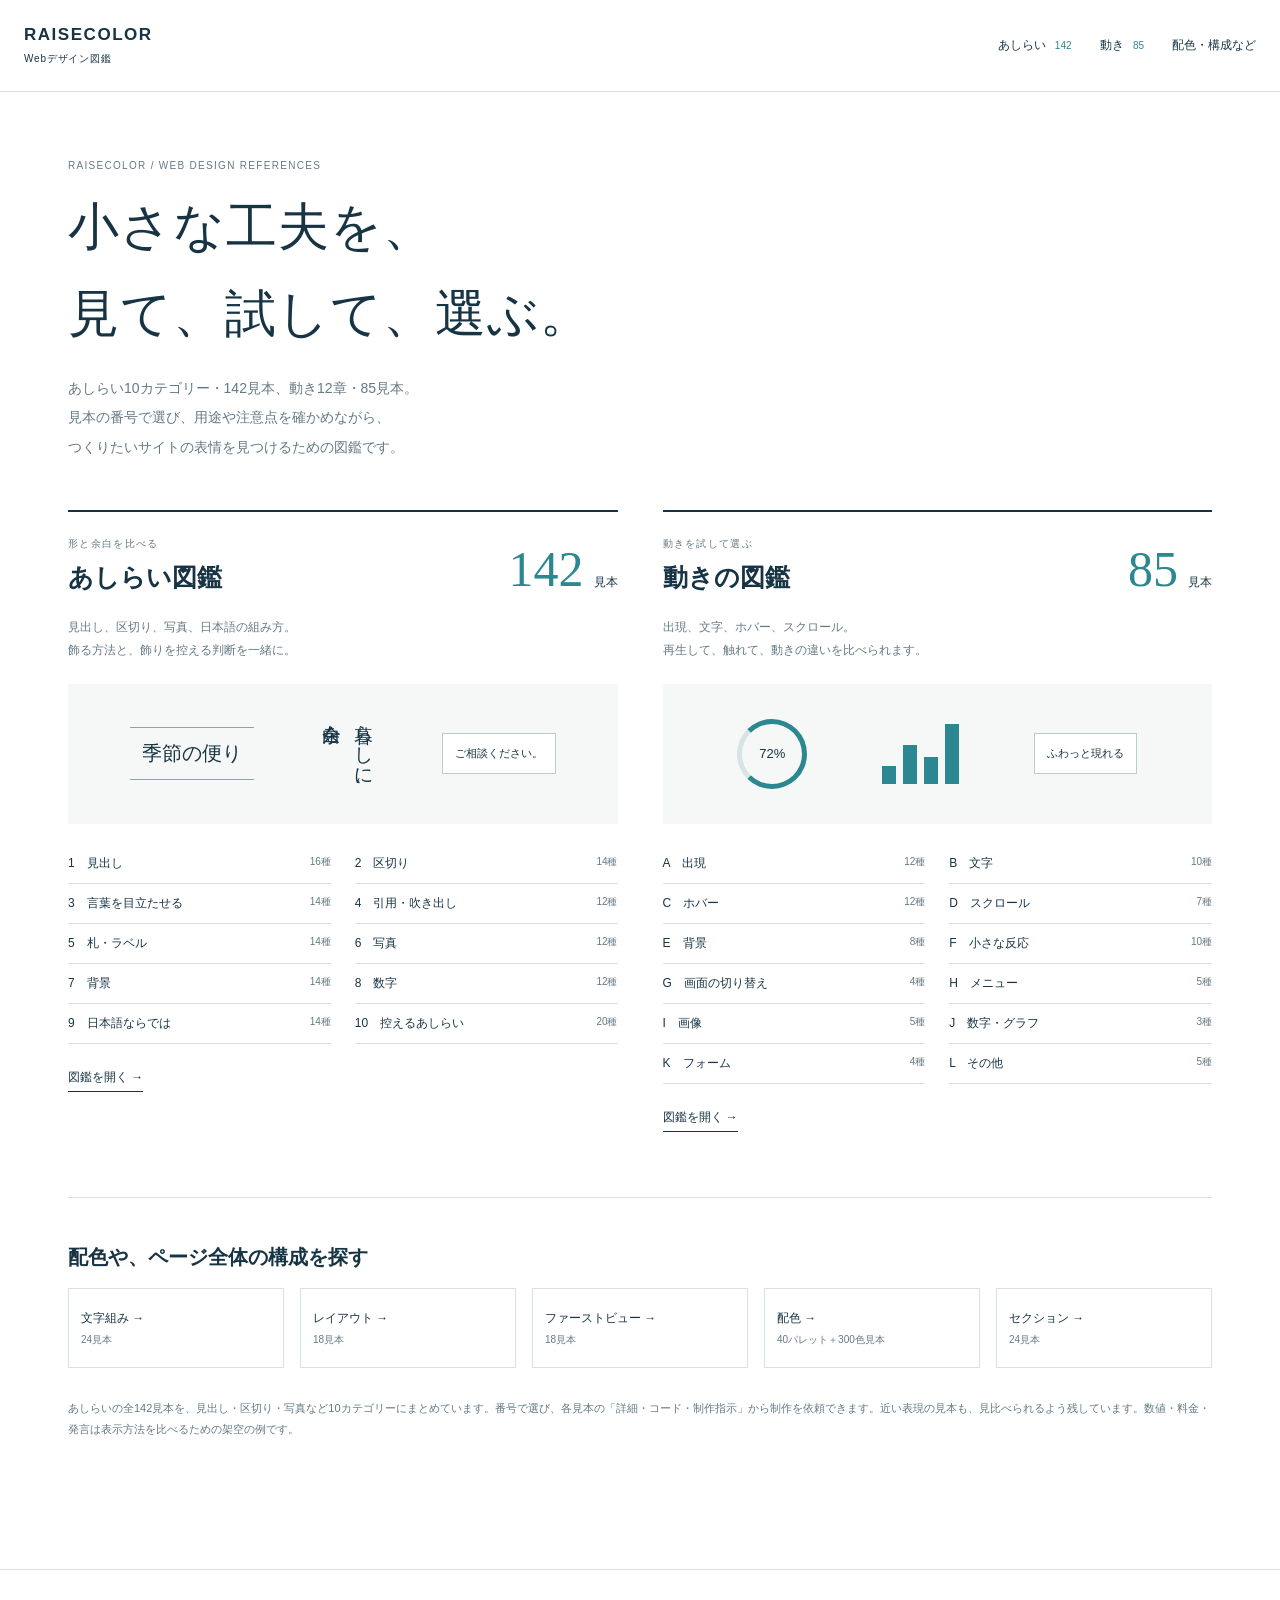
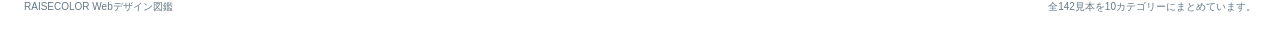
<file: index.html>
<!doctype html><html lang="ja"><head><meta charset="utf-8"><meta name="viewport" content="width=device-width,initial-scale=1"><title>Webデザイン図鑑 | RAISECOLOR</title><meta name="description" content="あしらい10カテゴリー142見本、動き12章85見本を、番号と実演で選べるWebデザイン図鑑。"><link rel="stylesheet" href="atlas.css"></head><body data-kind="home"><header class="top"><a href="index.html" class="brand">RAISECOLOR <span>Webデザイン図鑑</span></a><nav><a href="decoration.html">あしらい <b>142</b></a><a href="motion.html">動き <b>85</b></a><a href="index.html#more">配色・構成など</a></nav></header><div id="app"></div><dialog id="detail"><button class="close" aria-label="閉じる">閉じる ×</button><h2 id="detail-title"></h2><p id="detail-note"></p><div class="copy-actions"><button id="copy-code">見本のHTMLをコピー</button><button id="copy-prompt">制作指示をコピー</button></div><p id="copy-status" role="status"></p><pre id="source"></pre></dialog><div id="toast" role="status"></div><footer>RAISECOLOR Webデザイン図鑑<span>全142見本を10カテゴリーにまとめています。</span></footer><script src="atlas-data.js"></script><script src="original-data.js?v=unified10"></script><script src="atlas.js?v=unified10"></script></body></html>
</file>
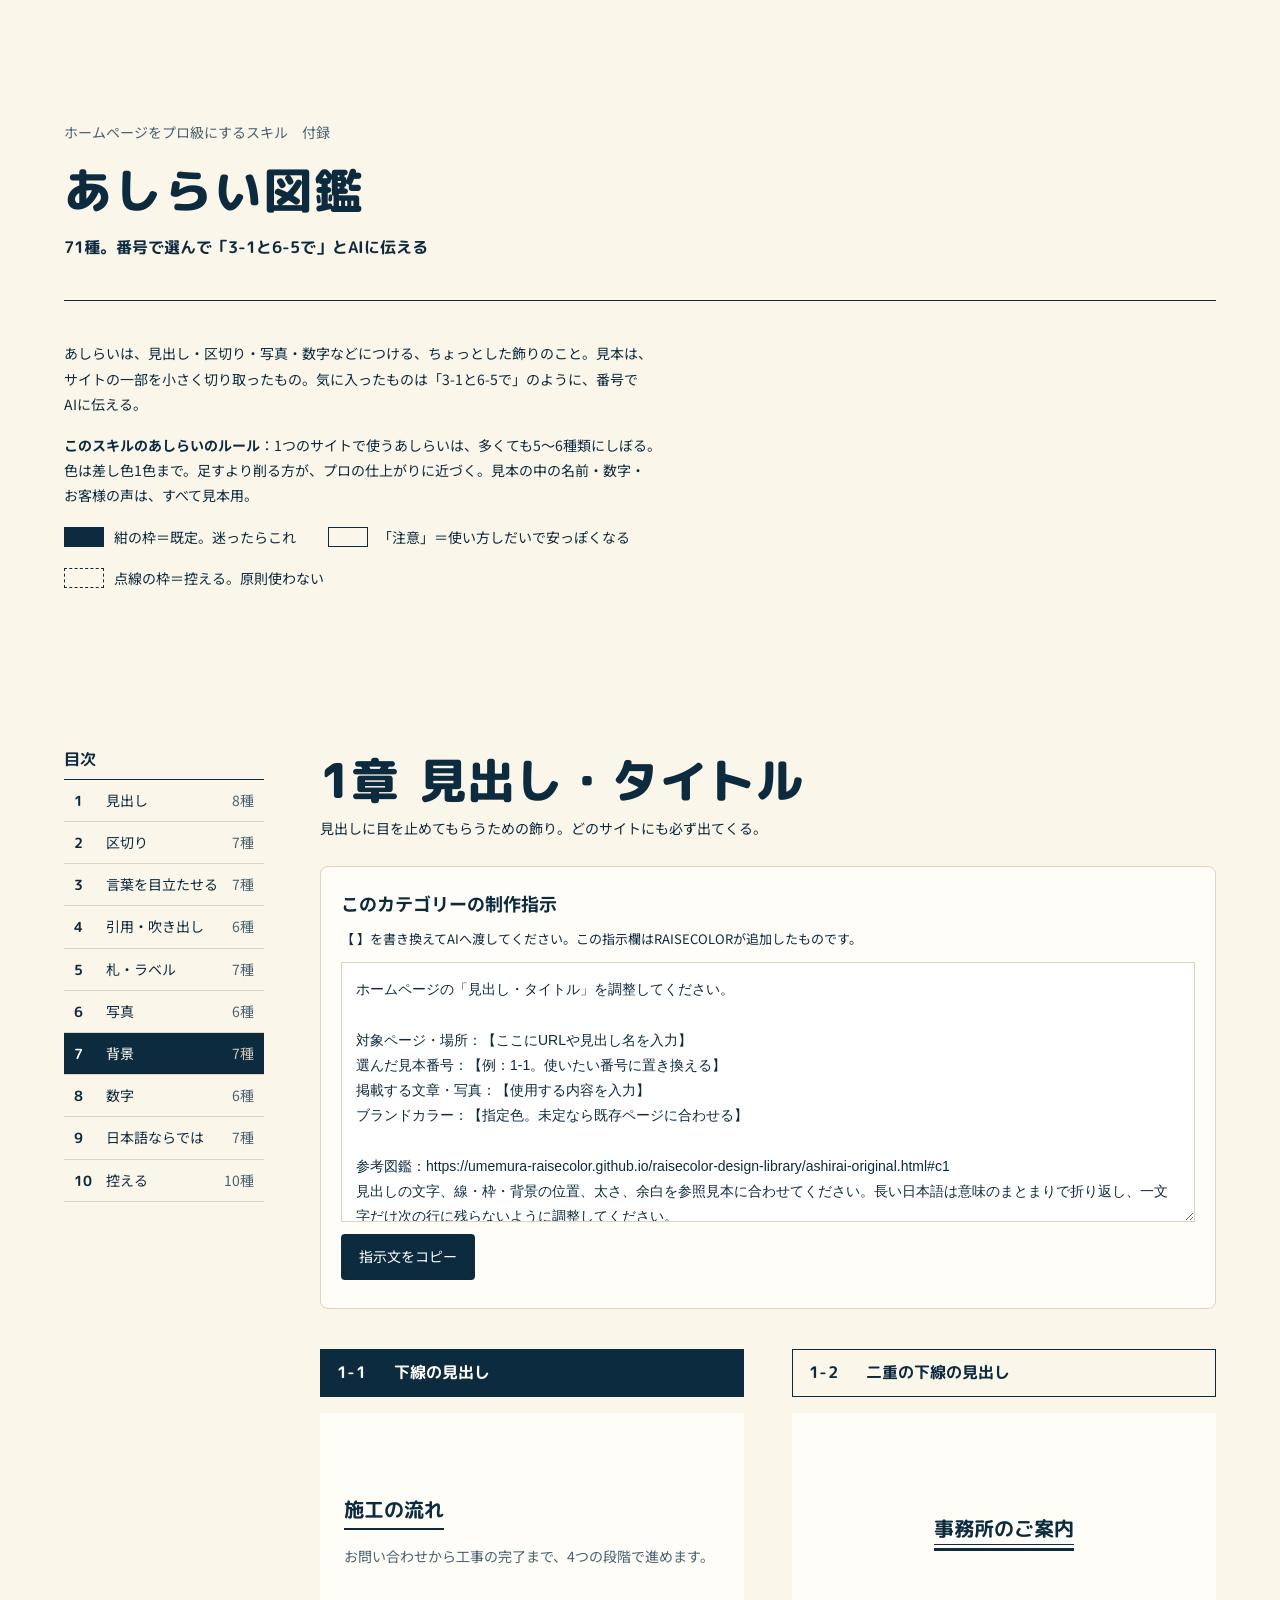
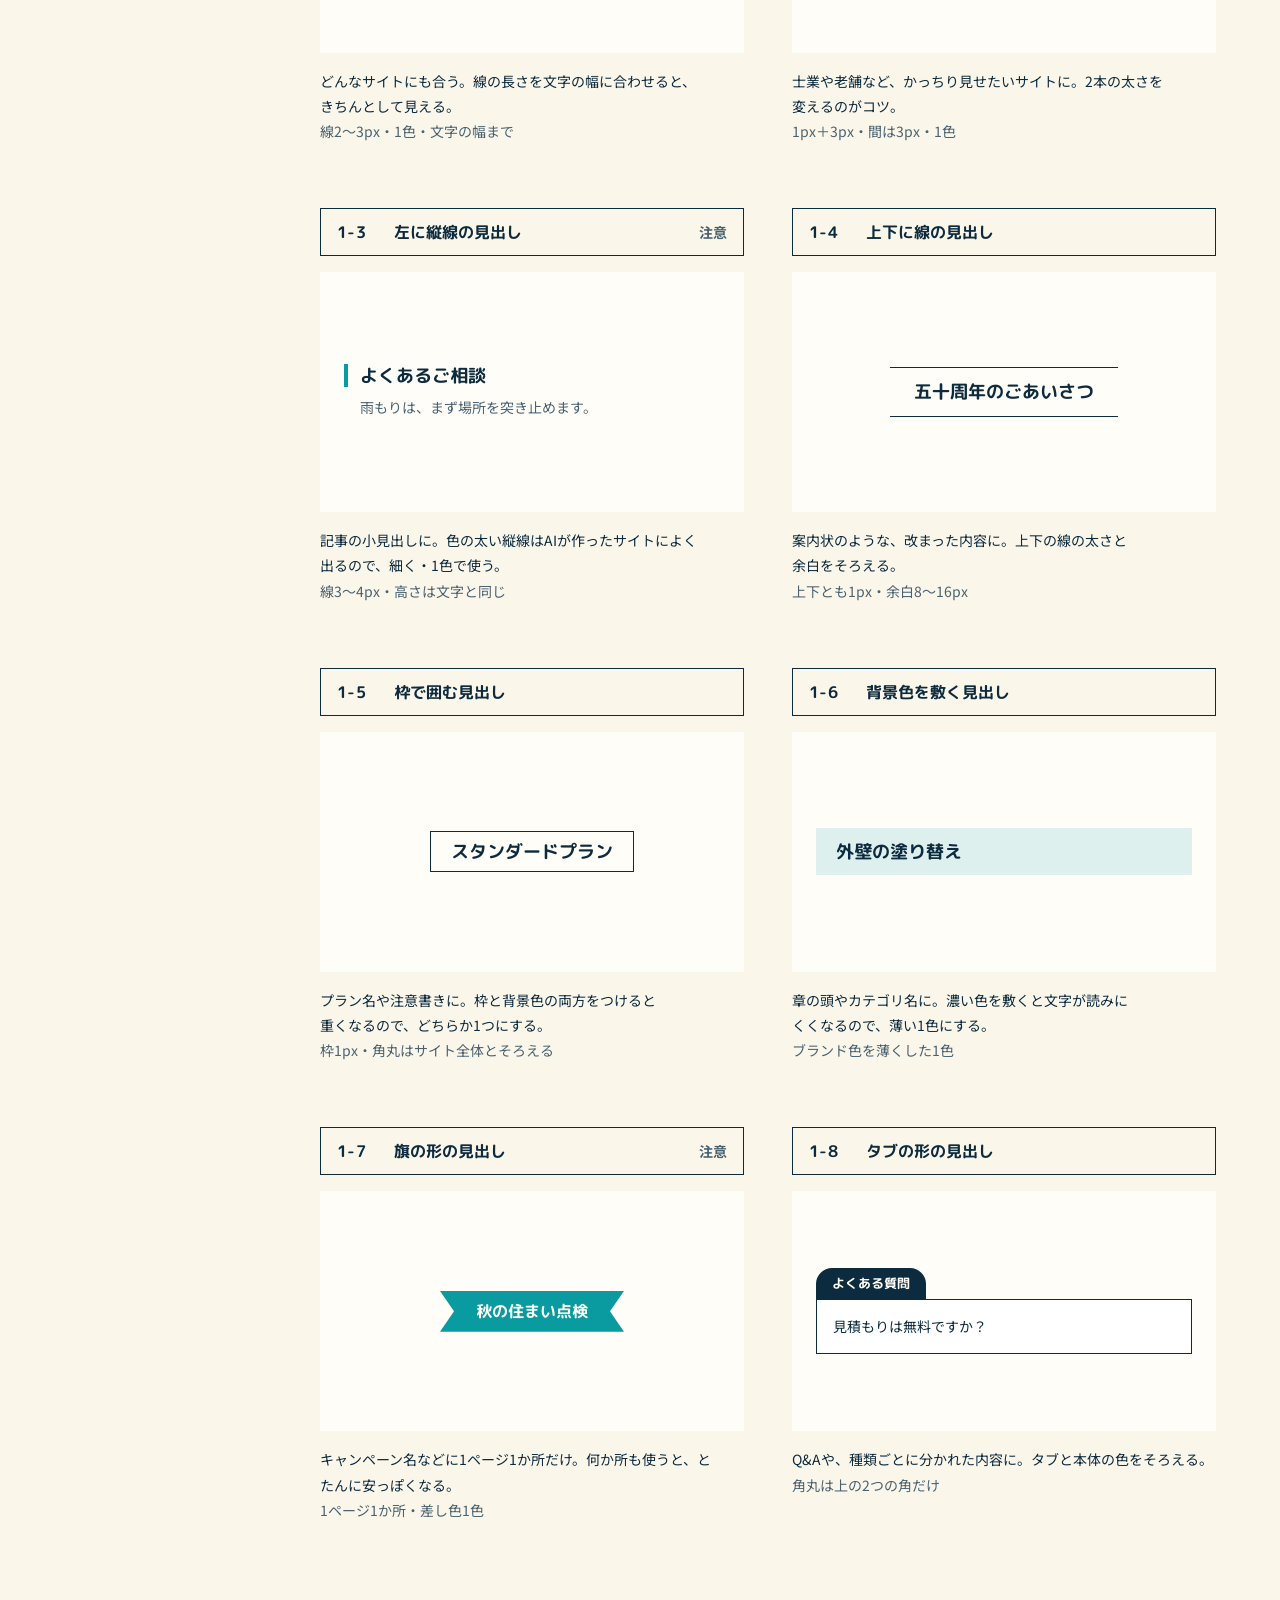
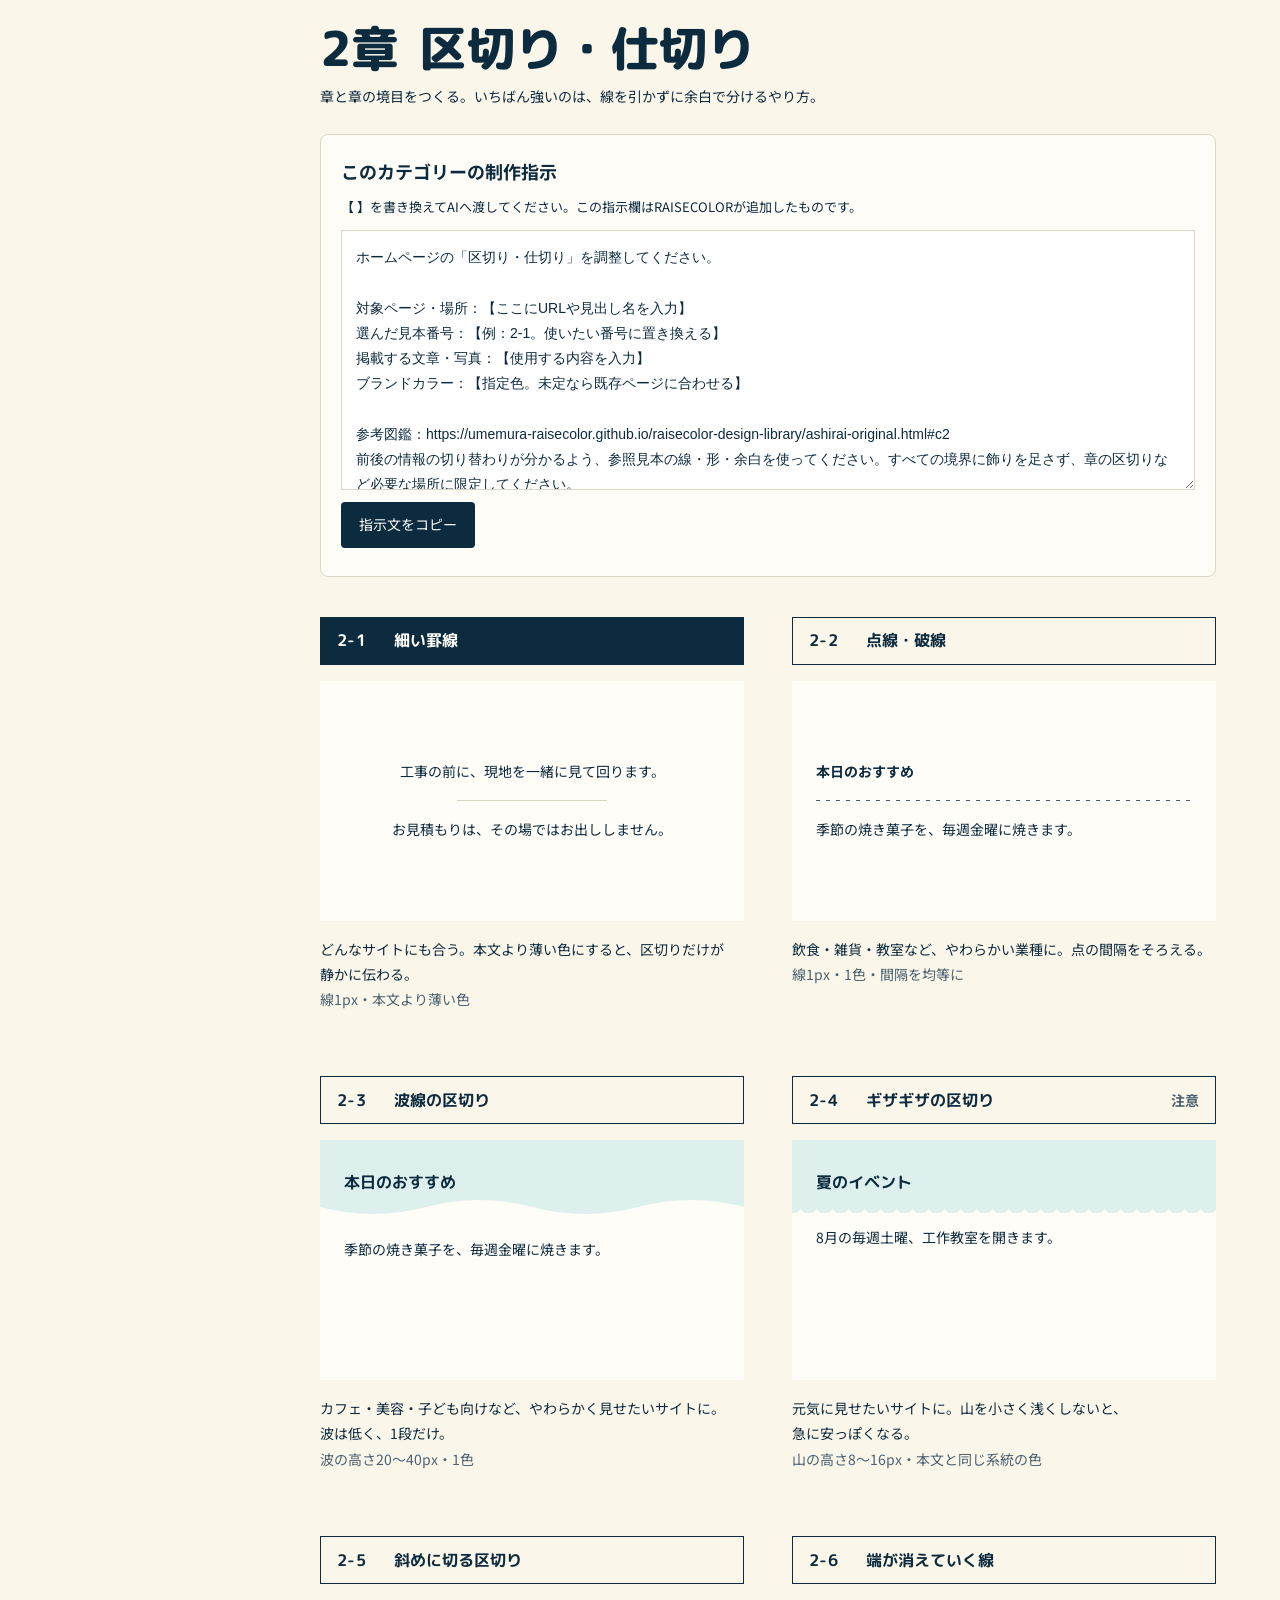
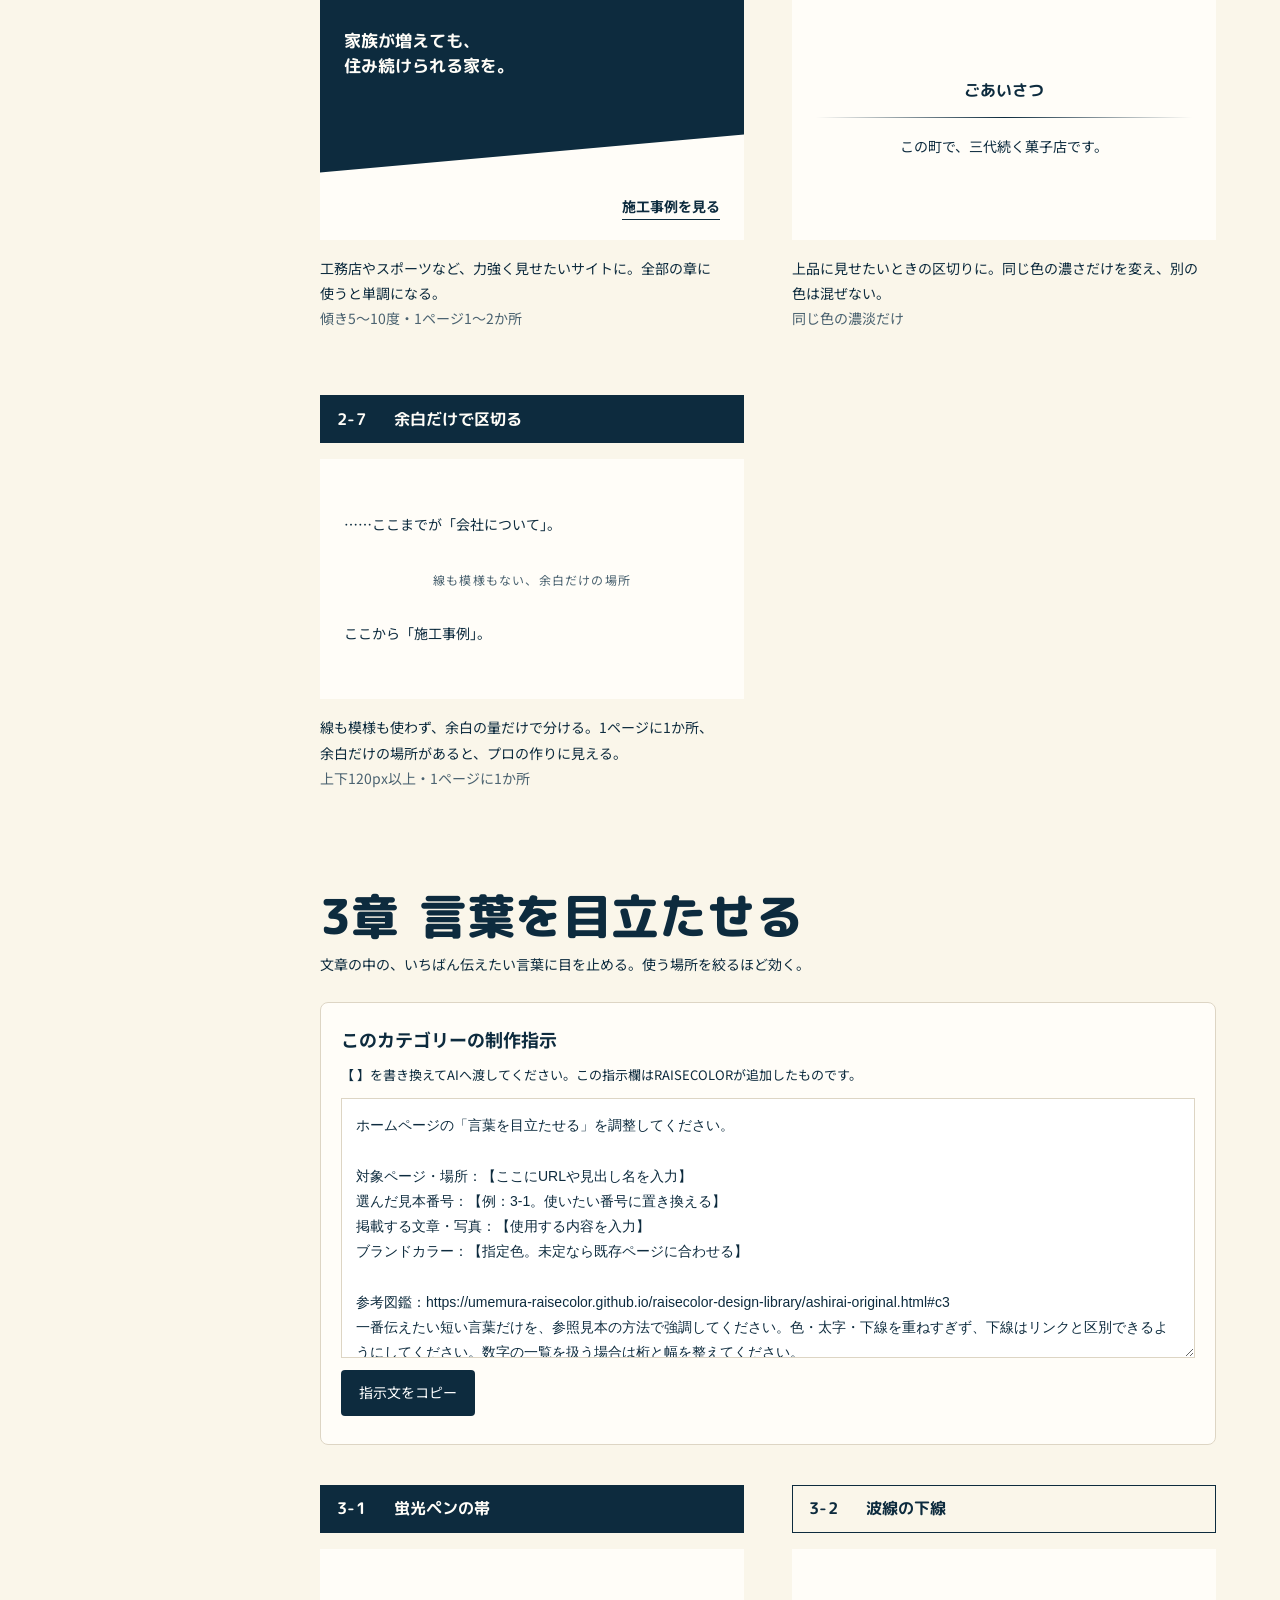
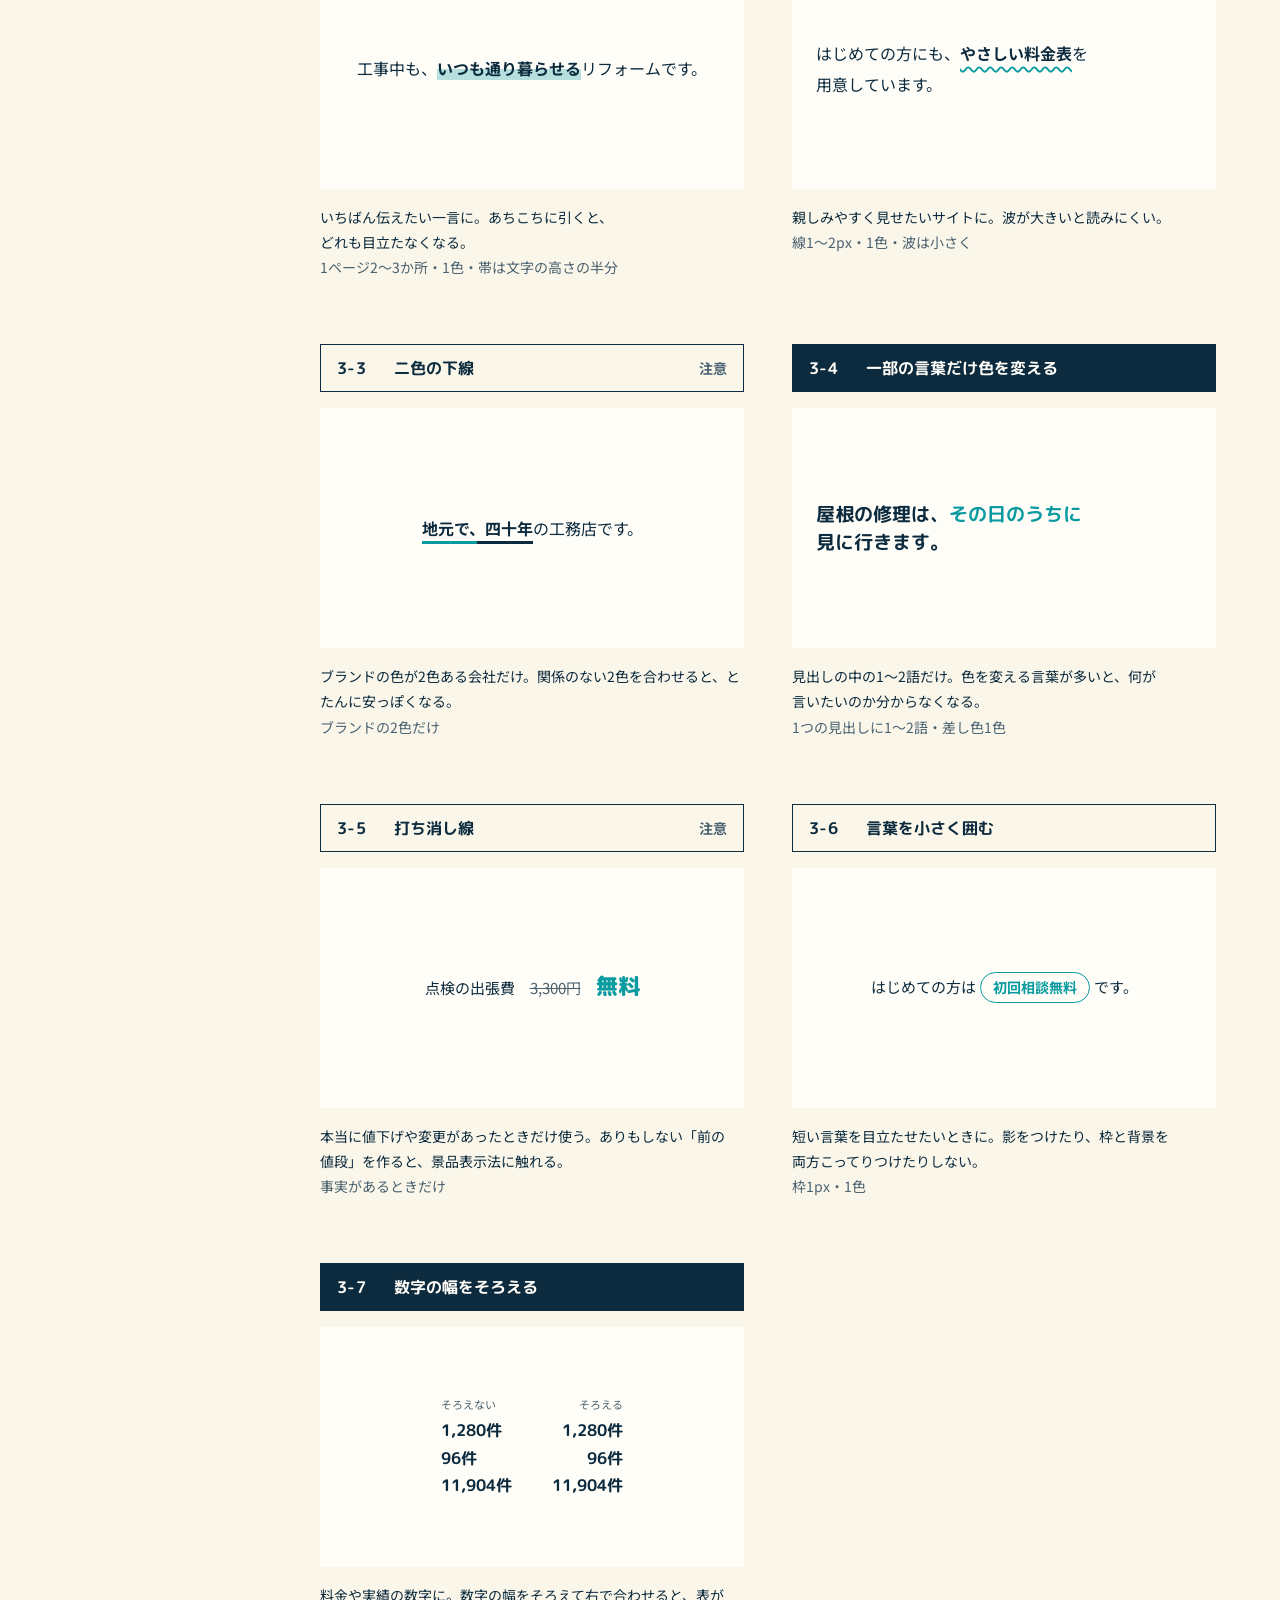
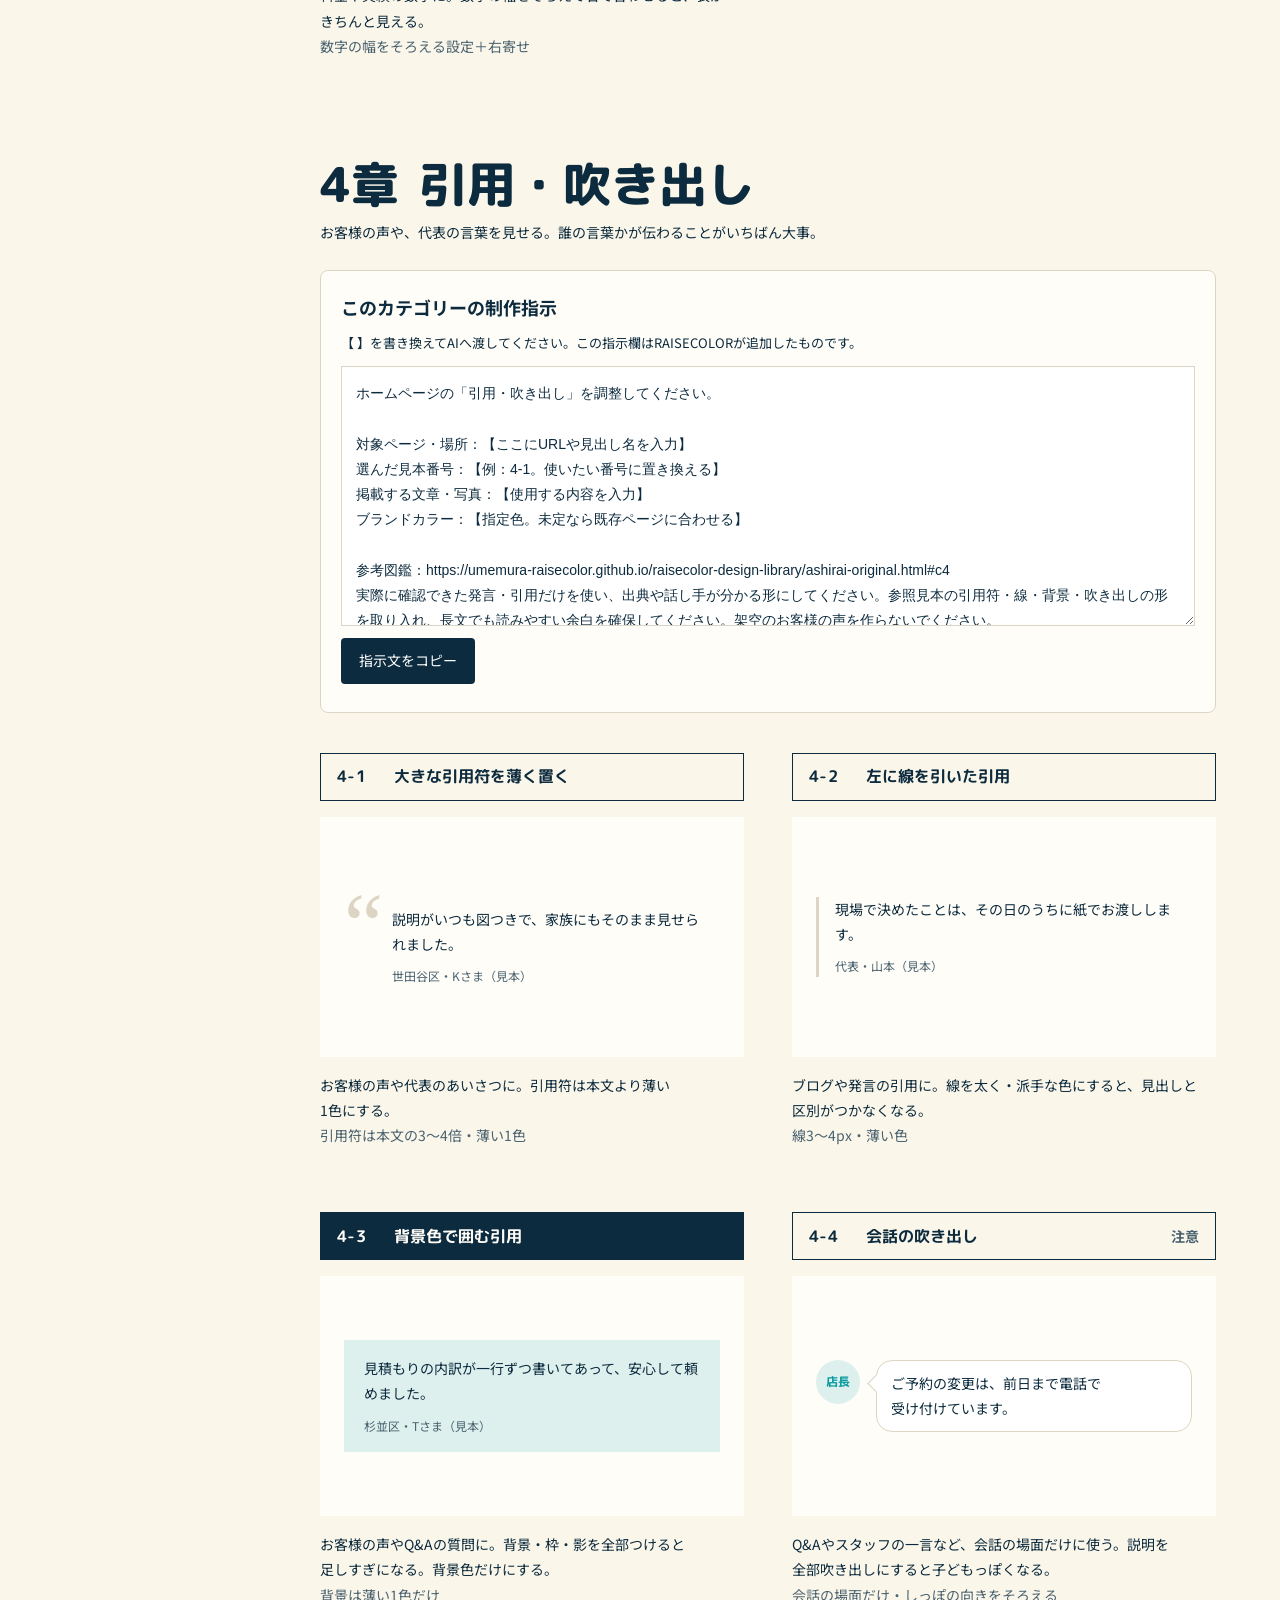
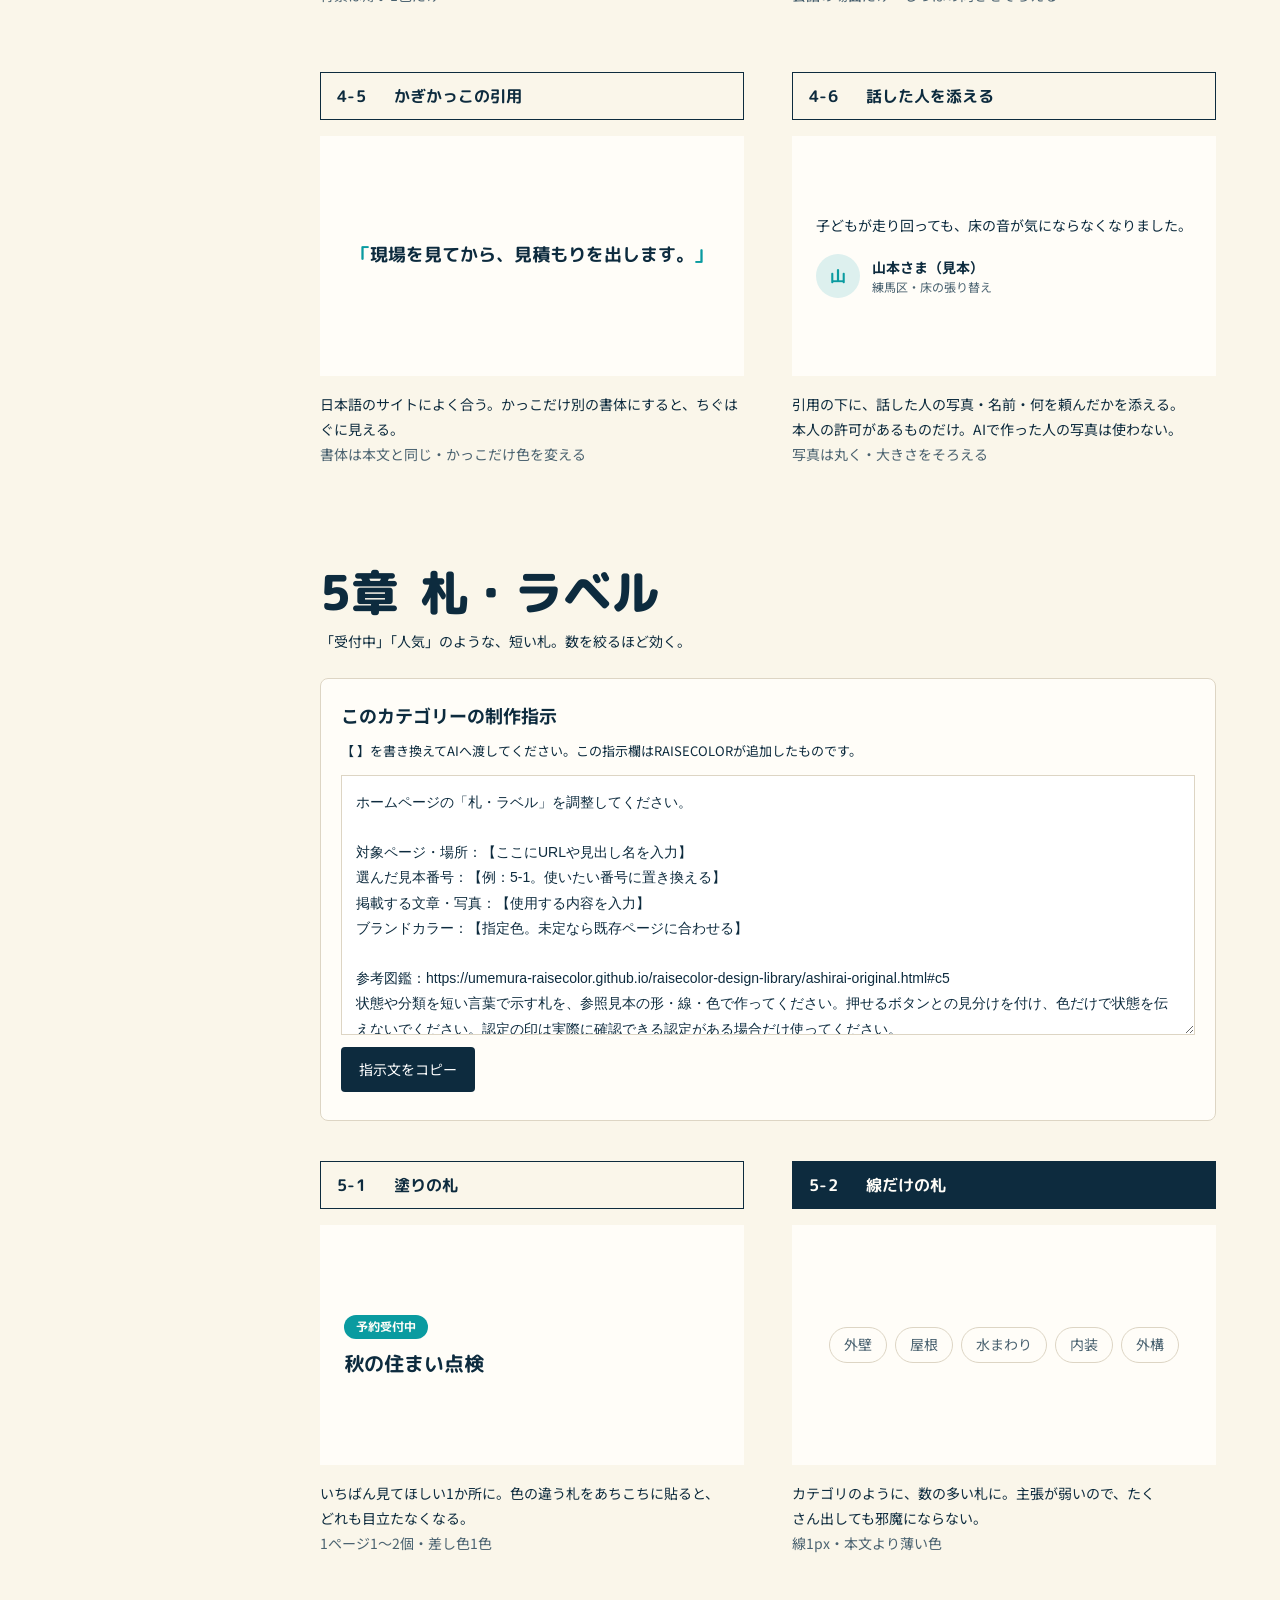
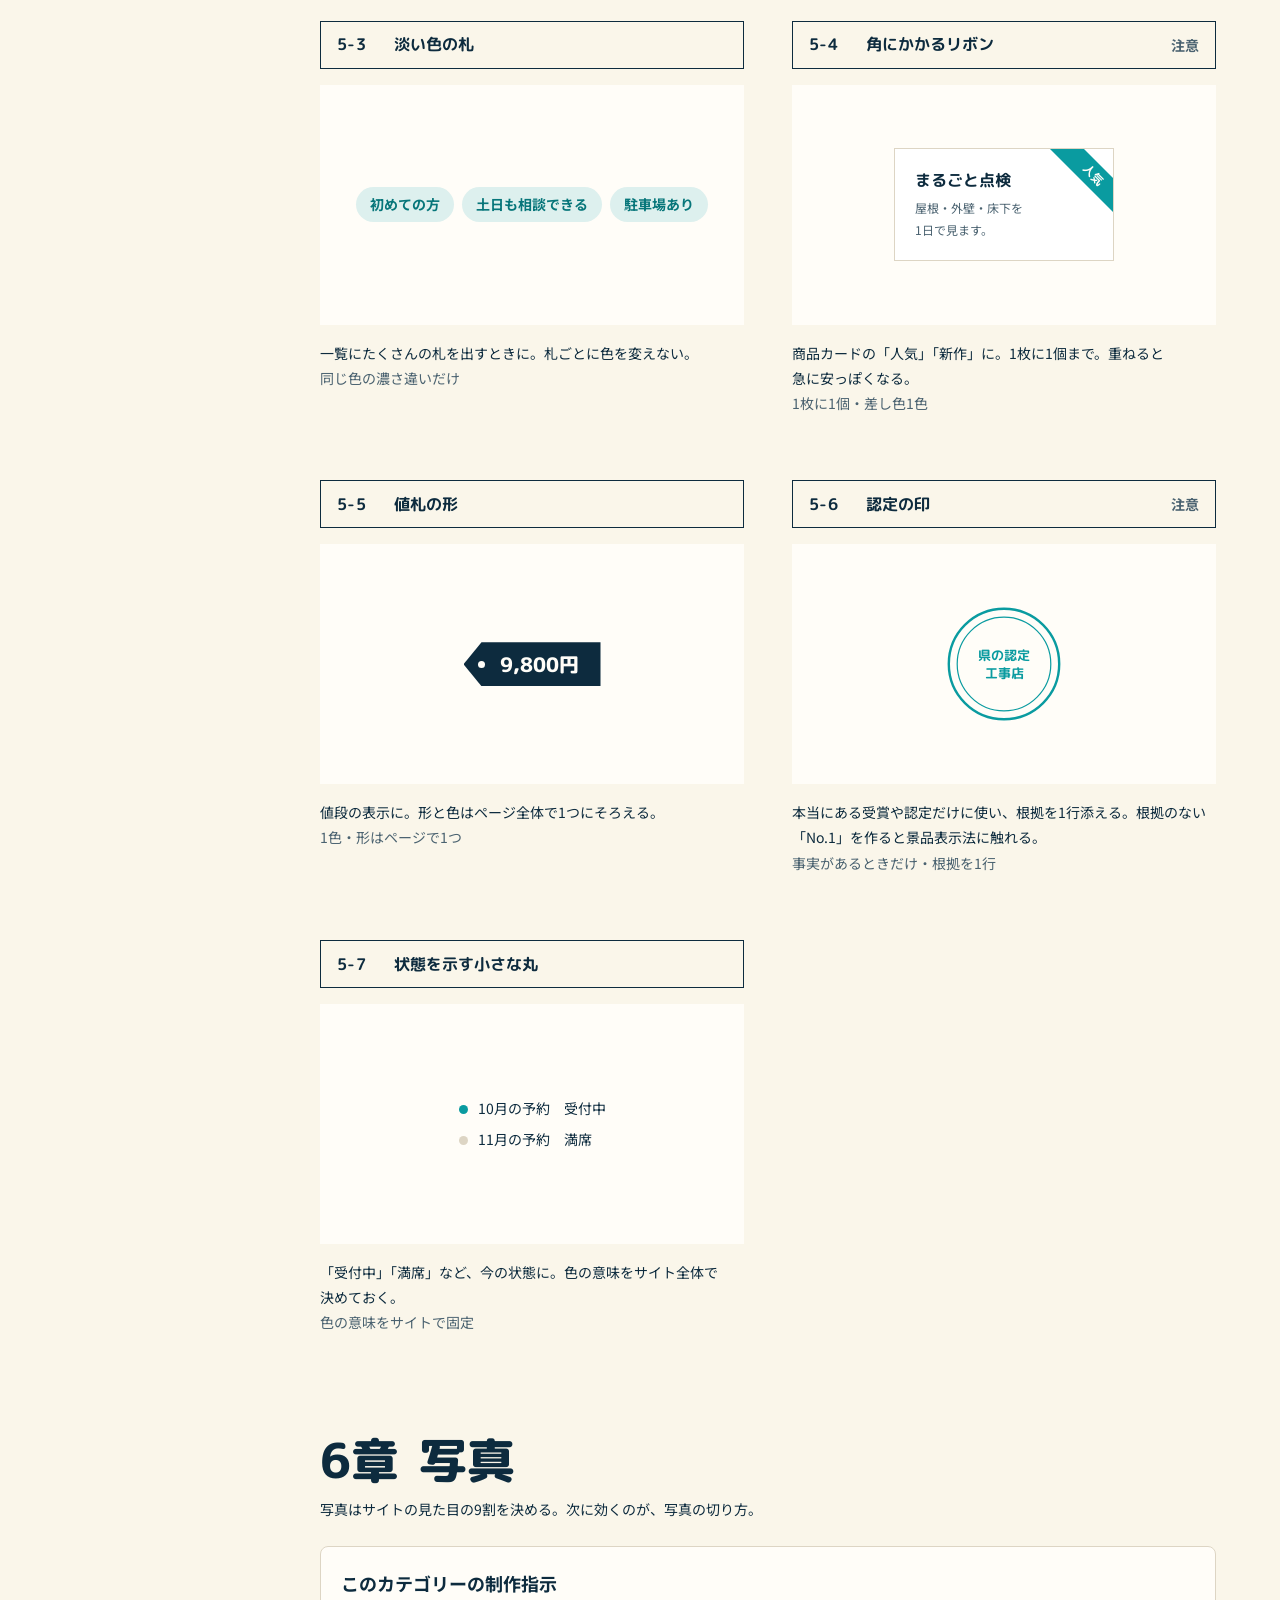
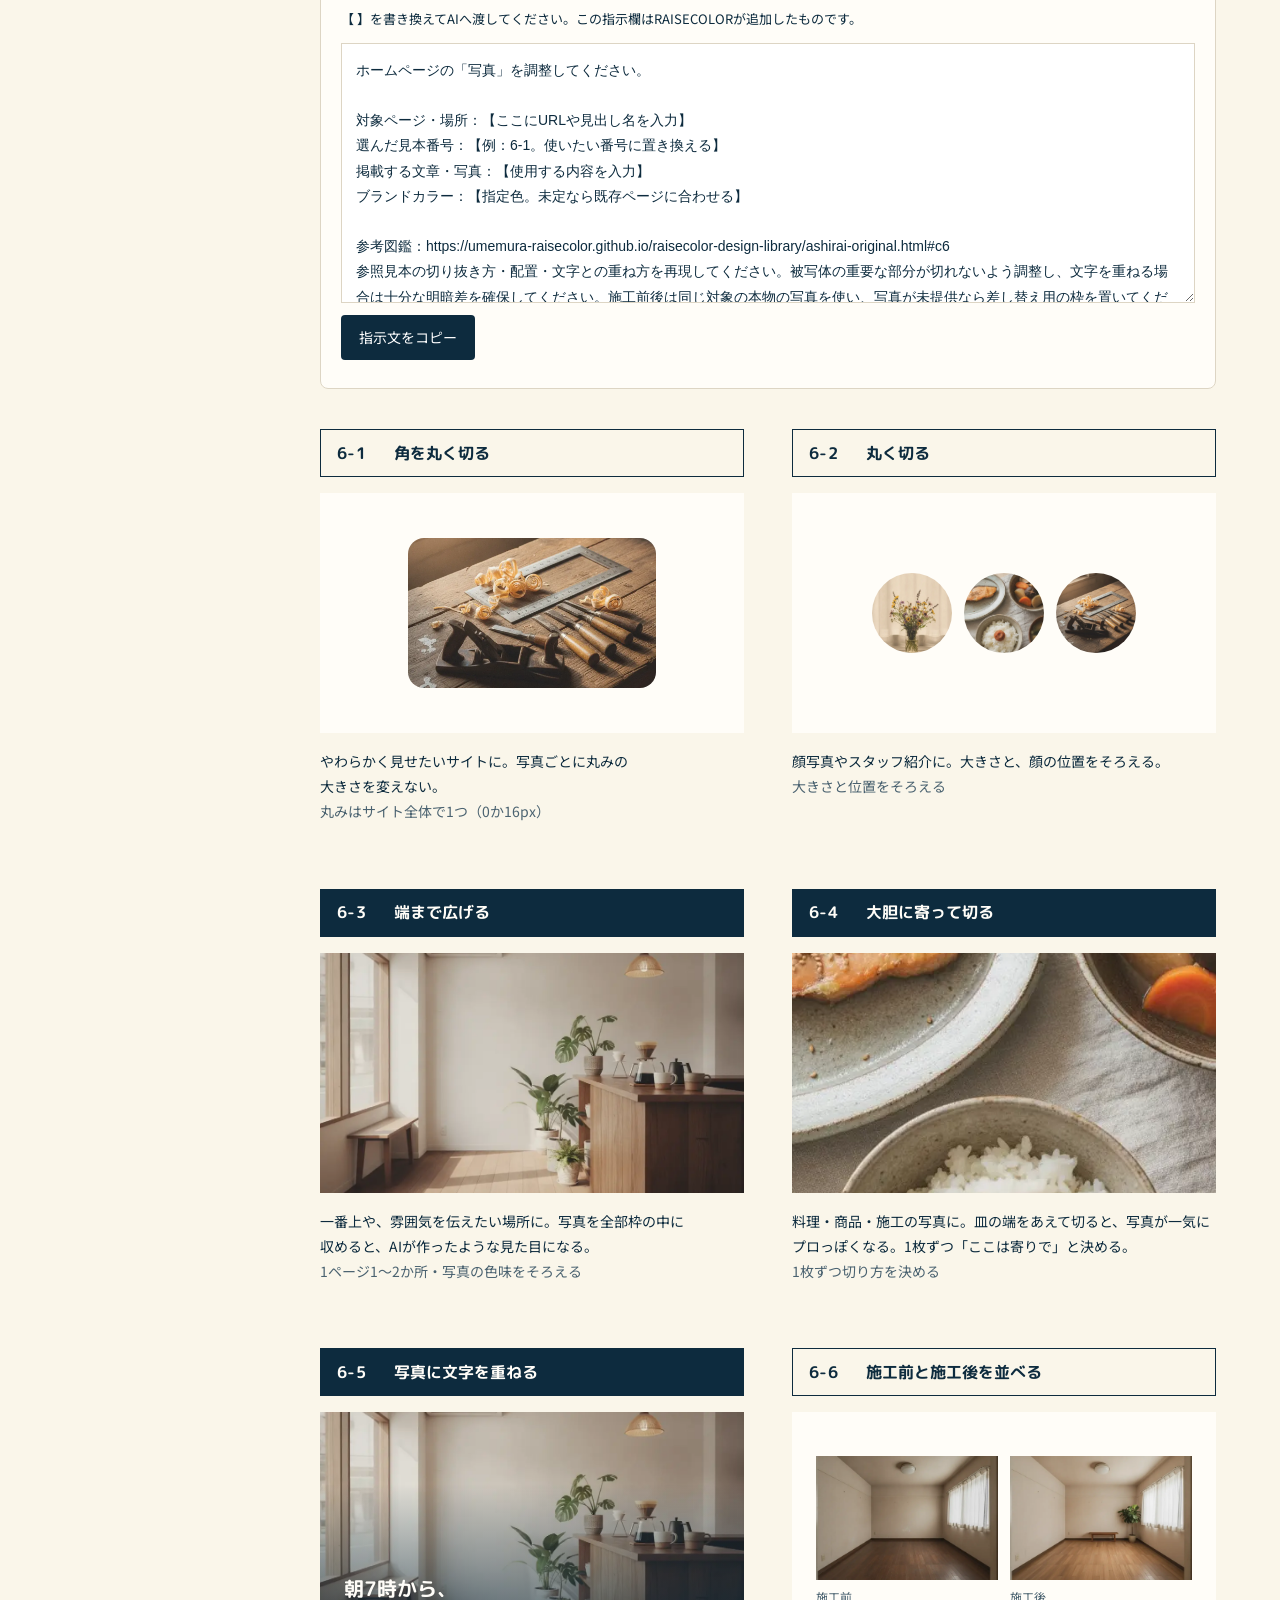
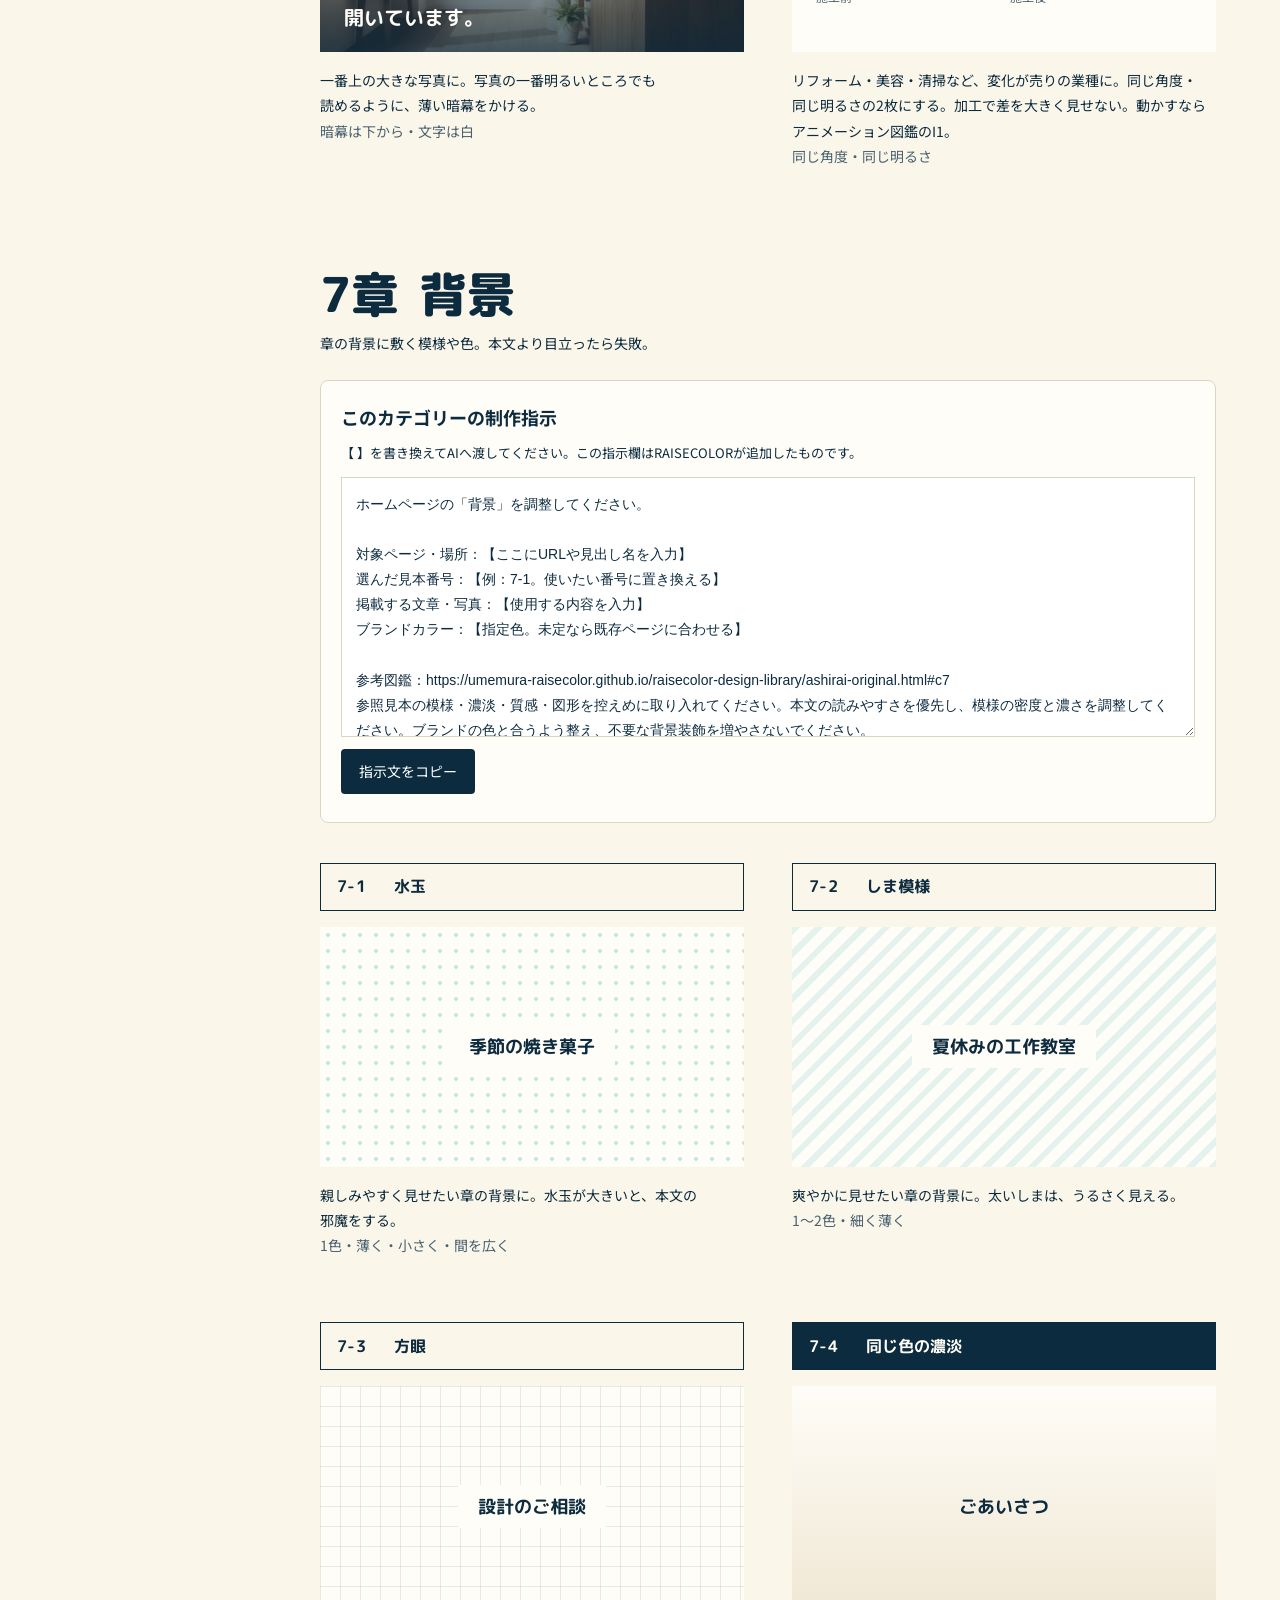
<file: ashirai-original.html>
<!DOCTYPE html>
<html lang="ja">
<head>
<meta charset="UTF-8">
<meta name="viewport" content="width=device-width, initial-scale=1.0">
<title>あしらい図鑑｜番号で指定できる飾り</title>
<link href="https://fonts.googleapis.com/css2?family=M+PLUS+Rounded+1c:wght@700;800&family=Noto+Sans+JP:wght@400;700&display=swap" rel="stylesheet">
<style>
  :root{--bg:#FAF6EA;--panel:#FFFDF8;--ink:#0D2B3E;--sub:#4A6270;--brand:#0A9BA0;--tint:#DDF0EE;--line:#DDD5C4;
        --round:"M PLUS Rounded 1c",sans-serif;--body:"Noto Sans JP",sans-serif;--ease:cubic-bezier(0.22,1,0.36,1);
        --n1:#F6F1E6;--n2:#E9E2D3;--n3:#CFC8B8;--n4:#8E877B;--r:16px}
  *{margin:0;padding:0;box-sizing:border-box}
  body{font-family:var(--body);color:var(--ink);background:var(--bg);font-size:14px;line-height:1.8;line-break:strict}
  p,.demo h4{text-wrap:pretty;word-break:auto-phrase}
  .ph{background-color:#E3DBCB;background-position:center;background-size:cover;background-repeat:no-repeat}
  /* 表紙：文字だけ。題字と種類の数、下に細い線1本 */
  header.cover{max-width:1200px;margin:0 auto;padding:120px 24px 0}
  .cover-top{padding-bottom:40px;border-bottom:1px solid var(--ink)}
  .cover-top .kicker{color:var(--sub)}
  .cover-top h1{font:800 48px/1.2 var(--round);letter-spacing:.04em;margin-top:16px}
  .cover-top .count{font:700 16px/1.6 var(--round);margin-top:16px}
  /* 使い方 */
  .intro{max-width:1200px;margin:0 auto;padding:40px 24px 0}
  .intro p{max-width:44em}
  .intro p+p{margin-top:16px}
  .intro code{font:inherit}
  .legend{display:flex;flex-wrap:wrap;gap:16px 32px;margin-top:24px}
  .legend span{display:inline-flex;align-items:center;gap:10px}
  .legend i{display:inline-block;width:40px;height:20px;border:1px solid var(--ink)}
  .legend i.ok{background:var(--ink)}.legend i.ng{border-style:dashed}
  .spacer{height:160px}
  /* 本文：左に目次、右に見本 */
  .layout{max-width:1200px;margin:0 auto;padding:0 24px;display:grid;grid-template-columns:200px minmax(0,1fr);gap:56px;align-items:start}
  aside.side{position:sticky;top:32px;max-height:calc(100vh - 64px);overflow:auto}
  .side-h{font:700 16px/1 var(--round);padding-bottom:12px;border-bottom:1px solid var(--ink)}
  .side ol{list-style:none}
  .side a{display:flex;gap:12px;align-items:baseline;padding:8px 10px;border-bottom:1px solid var(--line);color:var(--ink);text-decoration:none}
  .side a b{font-family:var(--round);min-width:1.4em}
  .side a small{margin-left:auto;font-size:14px;color:var(--sub)}
  .side a:hover{color:var(--brand)}
  .side a.on{background:var(--ink);color:var(--panel)}.side a.on small{color:var(--n3)}
  .ctrl{margin-top:24px;display:flex;flex-direction:column;align-items:flex-start;gap:4px}
  .ctrl button{font:700 14px/1 var(--body);background:none;border:0;color:var(--ink);cursor:pointer;padding:12px 0;border-bottom:1px solid transparent}
  .ctrl button::before{content:"";display:inline-block;width:10px;height:10px;border:1px solid var(--ink);margin-right:10px;vertical-align:-1px}
  .ctrl button.act{color:var(--brand)}.ctrl button.act::before{background:var(--brand);border-color:var(--brand)}
  main{min-width:0;padding-bottom:40px}
  section.cat{padding-top:96px}
  section.cat:first-child{padding-top:0}
  section.cat h2{display:flex;align-items:baseline;gap:20px;font:800 48px/1.2 var(--round)}
  section.cat h2 .ch::after{content:"章"}
  section.cat .sub{margin-top:8px;color:var(--sub)}
  section.cat .lead{margin-top:8px;max-width:44em}
  .grid{display:grid;grid-template-columns:repeat(2,minmax(0,1fr));column-gap:48px;row-gap:64px;margin-top:40px}
  .item{min-width:0;display:flex;flex-direction:column}
  /* 署名：番号と名前を収めた細い枠の見出し */
  .item .head{display:flex;align-items:center;gap:12px;min-height:48px;padding:0 16px;border:1px solid var(--ink);font:700 16px/1.4 var(--round)}
  .item .no{font-feature-settings:"tnum";letter-spacing:.02em;min-width:2.4em}
  .item .nm{flex:1;min-width:0;word-break:auto-phrase;text-wrap:balance;padding:10px 0}
  .item .st{font:700 14px/1 var(--body);white-space:nowrap}
  .item .head button{font:700 14px/1 var(--body);background:none;border:0;border-bottom:1px solid currentColor;color:var(--brand);cursor:pointer;padding:0 0 2px;white-space:nowrap}
  .item .head button:hover{opacity:.7}
  .item.ok .head{background:var(--ink);color:var(--panel)}.item.ok .head button{color:var(--panel)}
  .item.warn .st{color:var(--sub)}
  .item.ng .head{border-style:dashed}.item.ng .no{color:var(--n4)}
  .item .demo{margin-top:16px;height:240px;display:flex;align-items:center;justify-content:center;padding:24px;background:var(--panel);overflow:hidden;position:relative}
  .item .demo.full{padding:0}
  .item.ng .demo{height:160px}
  .item .demo .hint{position:absolute;right:10px;bottom:8px;font-size:12px;color:var(--sub)}
  .item .use{margin-top:16px}
  .item.ng .use::before{content:"控える理由　";font-weight:700}
  .item .spec{color:var(--sub);font-feature-settings:"tnum"}
  footer.colophon{max-width:1200px;margin:120px auto 0;padding:24px 24px 120px;color:var(--sub)}
  footer.colophon div{border-top:1px solid var(--ink);padding-top:16px;max-width:44em}
  @media (max-width:1000px){.grid{grid-template-columns:minmax(0,1fr)}}
  @media (max-width:760px){
    header.cover{padding:64px 16px 0}.cover-top{padding-bottom:24px}.cover-top h1{font-size:32px}
    .intro{padding:32px 16px 0}.spacer{height:80px}
    .layout{grid-template-columns:minmax(0,1fr);gap:0;padding:0 16px}
    aside.side{position:static;max-height:none;margin-bottom:64px}
    .side ol{display:grid;grid-template-columns:repeat(2,minmax(0,1fr));column-gap:16px}.side a small{display:none}
    .ctrl{flex-direction:row;gap:24px}
    section.cat{padding-top:80px}
    section.cat h2{font-size:32px}
    .grid{margin-top:32px;row-gap:48px}
    .item .demo{padding:16px;height:180px}.item.ng .demo{height:150px}
  }

  .x1_1{width:100%}.x1_1 h4{font:700 20px/1.3 var(--round);display:inline-block;padding-bottom:6px;border-bottom:2px solid var(--ink)}.x1_1 p{font-size:14px;color:var(--sub);margin-top:14px}
  .x1_2{font:700 20px/1.3 var(--round);display:inline-block;padding-bottom:10px;background:linear-gradient(var(--ink),var(--ink)) left bottom/100% 3px no-repeat,linear-gradient(var(--ink),var(--ink)) left calc(100% - 6px)/100% 1px no-repeat}
  .x1_3{width:100%}.x1_3 h4{font:700 18px/1.3 var(--round);border-left:4px solid var(--brand);padding-left:12px;margin-bottom:8px}.x1_3 p{font-size:14px;color:var(--sub);padding-left:16px}
  .x1_4{font:700 18px/1.3 var(--round);padding:12px 24px;border-block:1px solid var(--ink)}
  .x1_5{font:700 18px/1.3 var(--round);padding:8px 20px;border:1px solid var(--ink)}
  .x1_6{font:700 18px/1.3 var(--round);padding:12px 20px;background:var(--tint);width:100%}
  .x1_7{font:700 16px/1.3 var(--round);color:var(--panel);background:var(--brand);padding:10px 36px;clip-path:polygon(0 0,100% 0,calc(100% - 14px) 50%,100% 100%,0 100%,14px 50%)}
  .x1_8{width:100%}.x1_8 span{display:inline-block;font:700 13px/1 var(--round);color:var(--panel);background:var(--ink);padding:9px 16px;border-radius:16px 16px 0 0}.x1_8 p{border:1px solid var(--ink);padding:14px 16px;font-size:14px;background:#fff}
  .x2_1,.x2_2,.x2_6{width:100%;font-size:14px}.x2_1 hr{border:0;border-top:1px solid var(--line);width:40%;margin:16px auto}.x2_1{text-align:center}
  .x2_2 hr{border:0;height:1px;margin:16px 0;background:repeating-linear-gradient(90deg,var(--sub) 0 4px,transparent 4px 10px)}.x2_2 p:first-child{font-weight:700}
  .x2_3{width:100%;align-self:flex-start}.x2_3 .a{background:var(--tint);padding:32px 24px 4px;font:700 16px/1.3 var(--round)}.x2_3 svg{display:block;width:100%;height:24px}.x2_3 .b{padding:16px 24px;font-size:14px}
  .x2_4{width:100%;align-self:flex-start}.x2_4 .a{background:var(--tint);padding:32px 24px 8px;font:700 16px/1.3 var(--round)}.x2_4 .zz{height:12px;background:linear-gradient(135deg,var(--tint) 50%,transparent 0) 0 0/16px 16px repeat-x,linear-gradient(225deg,var(--tint) 50%,transparent 0) 0 0/16px 16px repeat-x}.x2_4 .b{padding:12px 24px;font-size:14px}
  .x2_5{width:100%;height:100%;position:relative}.x2_5 .a{height:72%;background:var(--ink);color:var(--panel);padding:28px 24px;font:700 17px/1.5 var(--round);clip-path:polygon(0 0,100% 0,100% 78%,0 100%)}.x2_5 p{position:absolute;right:24px;bottom:20px;font-size:14px;font-weight:700;border-bottom:1px solid var(--ink)}
  .x2_6 hr{border:0;height:1px;margin:16px 0;background:linear-gradient(90deg,transparent,var(--ink),transparent)}.x2_6{text-align:center}.x2_6 p:first-child{font:700 16px/1.3 var(--round)}
  .x2_7{width:100%;font-size:14px}.x2_7 .gap{height:84px;display:flex;align-items:center;justify-content:center;font-size:12px;color:var(--sub);letter-spacing:.1em}
  .x3_1,.x3_2,.x3_3{font-size:16px;line-height:1.9}
  .x3_1 b{background:linear-gradient(transparent 55%,color-mix(in srgb,var(--brand) 30%,transparent) 55%)}
  .x3_2 b{text-decoration:underline wavy var(--brand);text-decoration-thickness:1.5px;text-underline-offset:6px}
  .x3_3 b{background:linear-gradient(90deg,var(--brand) 50%,var(--ink) 50%) left bottom/100% 3px no-repeat;padding-bottom:4px}
  .x3_4{font:700 19px/1.5 var(--round)}.x3_4 b{color:var(--brand)}
  .x3_5{font-size:15px}.x3_5 s{color:var(--sub)}.x3_5 b{font:800 22px/1 var(--round);color:var(--brand)}
  .x3_6{font-size:15px}.x3_6 span{display:inline-block;margin:0 4px;padding:2px 12px;border:1px solid var(--brand);color:var(--brand);border-radius:999px;font-size:14px;font-weight:700}
  .x3_7{display:flex;gap:40px;font:700 16px/1.7 var(--round)}.x3_7 small{display:block;font:400 11px/1.6 var(--body);color:var(--sub);margin-bottom:4px}.x3_7 div:first-child{text-align:left}.x3_7 .t{font-feature-settings:"tnum";text-align:right}
  .x4_1,.x4_2,.x4_3{font-size:14px;line-height:1.8;width:100%}.x4_1 span,.x4_2 span,.x4_3 span{display:block;margin-top:8px;font-size:12px;color:var(--sub)}
  .x4_1{position:relative;padding:20px 8px 0 48px}.x4_1::before{content:"\201C";position:absolute;left:0;top:-6px;font:400 88px/1 Georgia,serif;color:var(--line)}
  .x4_2{border-left:3px solid var(--line);padding-left:16px}
  .x4_3{background:var(--tint);padding:16px 20px}
  .x4_4{display:flex;gap:16px;align-items:flex-start;width:100%}.x4_4 i{flex:none;width:44px;height:44px;border-radius:50%;background:var(--tint);color:var(--brand);font:700 12px/44px var(--round);text-align:center;font-style:normal}.x4_4 p{position:relative;background:#fff;border:1px solid var(--line);padding:10px 14px;border-radius:16px;font-size:14px}.x4_4 p::before{content:"";position:absolute;left:-7px;top:16px;width:12px;height:12px;background:#fff;border-left:1px solid var(--line);border-bottom:1px solid var(--line);transform:rotate(45deg)}
  .x4_5{font:700 18px/1.6 var(--round)}.x4_5 b{color:var(--brand)}
  .x4_6{width:100%;font-size:14px}.x4_6>div{display:flex;gap:12px;align-items:center;margin-top:16px}.x4_6 i{width:44px;height:44px;border-radius:50%;background:var(--tint);color:var(--brand);font:700 16px/44px var(--round);text-align:center;font-style:normal}.x4_6 span{font-size:12px;color:var(--sub);line-height:1.5}.x4_6 b{display:block;color:var(--ink);font-size:14px}
  .x5_1{width:100%}.x5_1 span{display:inline-block;background:var(--brand);color:var(--panel);font:700 12px/1 var(--round);padding:6px 12px;border-radius:999px}.x5_1 h4{font:700 20px/1.4 var(--round);margin-top:10px}
  .x5_2,.x5_3{display:flex;flex-wrap:wrap;gap:8px;list-style:none}.x5_2 li{border:1px solid var(--line);color:var(--sub);font-size:14px;padding:4px 14px;border-radius:999px}
  .x5_3 li{background:var(--tint);color:#07767A;font-size:14px;font-weight:700;padding:5px 14px;border-radius:999px}
  .x5_4{position:relative;width:220px;background:#fff;border:1px solid var(--line);overflow:hidden;padding:20px}.x5_4 i{position:absolute;top:14px;right:-36px;transform:rotate(45deg);background:var(--brand);color:var(--panel);font:700 12px/1 var(--round);font-style:normal;padding:6px 44px}.x5_4 b{display:block;font:700 16px/1.4 var(--round)}.x5_4 p{font-size:12px;color:var(--sub);margin-top:6px}
  .x5_5{position:relative;display:inline-block;background:var(--ink);color:var(--panel);font:800 20px/1 var(--round);padding:12px 22px 12px 36px;clip-path:polygon(18px 0,100% 0,100% 100%,18px 100%,0 50%)}.x5_5::before{content:"";position:absolute;left:14px;top:50%;width:7px;height:7px;margin-top:-3.5px;border-radius:50%;background:var(--panel)}
  .x5_6{position:relative;width:120px;height:120px}.x5_6 svg{width:100%;height:100%}.x5_6 circle{fill:none;stroke:var(--brand)}.x5_6 circle:first-child{stroke-width:2}.x5_6 span{position:absolute;inset:0;display:flex;align-items:center;justify-content:center;text-align:center;font:700 13px/1.4 var(--round);color:var(--brand)}
  .x5_7{list-style:none;font-size:14px;line-height:2.2}.x5_7 i{display:inline-block;width:9px;height:9px;border-radius:50%;background:var(--line);margin-right:10px}.x5_7 i.on{background:var(--brand)}
  .x6_1{width:66%;height:150px;border-radius:16px}
  .x6_2{display:flex;gap:12px}.x6_2 .ph{width:80px;height:80px;border-radius:50%}
  .x6_3,.x6_4{width:100%;height:100%}.x6_4{background-size:190%;background-position:42% 46%}
  .x6_5{width:100%;height:100%;position:relative;display:flex;align-items:flex-end}.x6_5::before{content:"";position:absolute;inset:0;background:linear-gradient(0deg,rgba(13,43,62,.72),rgba(13,43,62,0) 70%)}.x6_5 p{position:relative;color:#FFFDF8;font:700 20px/1.45 var(--round);padding:0 24px 20px}
  .x6_6{display:flex;gap:12px;width:100%}.x6_6 figure{flex:1;margin:0}.x6_6 .ph{height:124px}.x6_6 figcaption{font-size:12px;margin-top:6px;color:var(--sub)}
  .bgdemo{width:100%;height:100%;display:flex;align-items:center;justify-content:center;position:relative}.bgdemo p{font:700 18px/1.3 var(--round);background:var(--panel);padding:10px 20px}
  .x7_1{background:radial-gradient(color-mix(in srgb,var(--brand) 26%,transparent) 1.6px,transparent 1.8px) 0 0/16px 16px,var(--panel)}
  .x7_2{background:repeating-linear-gradient(135deg,color-mix(in srgb,var(--brand) 11%,transparent) 0 6px,transparent 6px 16px),var(--panel)}
  .x7_3{background:linear-gradient(color-mix(in srgb,var(--ink) 9%,transparent) 1px,transparent 1px) 0 0/20px 20px,linear-gradient(90deg,color-mix(in srgb,var(--ink) 9%,transparent) 1px,transparent 1px) 0 0/20px 20px,var(--panel)}
  .x7_4{background:linear-gradient(180deg,#FFFDF8,#EFE6D2)}.x7_4 p{background:none}
  .x7_5{background:url("data:image/svg+xml;utf8,%3Csvg%20xmlns%3D%27http%3A//www.w3.org/2000/svg%27%20width%3D%27180%27%20height%3D%27180%27%3E%3Cfilter%20id%3D%27n%27%3E%3CfeTurbulence%20type%3D%27fractalNoise%27%20baseFrequency%3D%27.85%27%20numOctaves%3D%272%27%20stitchTiles%3D%27stitch%27/%3E%3CfeColorMatrix%20values%3D%270%200%200%200%20.05%20%200%200%200%200%20.17%20%200%200%200%200%20.24%20%200%200%200%20.10%200%27/%3E%3C/filter%3E%3Crect%20width%3D%27100%25%27%20height%3D%27100%25%27%20filter%3D%27url%28%23n%29%27/%3E%3C/svg%3E"),#F3ECDD}.x7_5 p{background:none}
  .x7_6{width:100%;height:100%;display:flex;flex-direction:column}.x7_6 p{flex:1;display:flex;align-items:center;padding:0 24px;font:700 15px/1 var(--round)}.x7_6 p:nth-child(2){background:var(--tint)}
  .x7_7 p{background:none}.x7_7 i{position:absolute;right:24px;top:22px;width:28px;height:28px;border-radius:50%;border:1px solid var(--brand)}
  .x8_1 p{font:700 16px/1 var(--round)}.x8_1 b{font:800 60px/1 var(--round);letter-spacing:-.02em;margin-right:4px;font-feature-settings:"tnum"}.x8_1 small{display:block;margin-top:10px;font-size:12px;color:var(--sub)}
  .x8_2{display:flex;gap:40px;align-items:flex-end}.x8_2 small{display:block;font-size:12px;color:var(--sub);margin-bottom:6px}.x8_2 p{font:700 18px/1 var(--round)}.x8_2 .t b{font:800 40px/1 var(--round);margin-right:2px}.x8_2 .t i{font-style:normal;font-size:12px;color:var(--sub);margin-left:4px}
  .x8_3{list-style:none;border-left:1px solid var(--ink);padding-left:20px;font-size:14px;line-height:1.5}.x8_3 li{position:relative;padding:6px 0}.x8_3 li::before{content:"";position:absolute;left:-25px;top:13px;width:9px;height:9px;border-radius:50%;background:var(--brand)}.x8_3 b{font:800 15px/1 var(--round);margin-right:12px;font-feature-settings:"tnum"}
  .x8_4{list-style:none;display:flex;gap:6px;width:100%;font-size:12px}.x8_4 li{flex:1;text-align:center;color:var(--sub)}.x8_4 i{display:block;width:32px;height:32px;margin:0 auto 8px;border-radius:50%;border:1px solid var(--line);font:700 14px/30px var(--round);font-style:normal}.x8_4 .done i{background:var(--ink);border-color:var(--ink);color:var(--panel)}.x8_4 .now{color:var(--ink);font-weight:700}.x8_4 .now i{border:2px solid var(--brand);color:var(--brand);line-height:28px}
  .x8_5{display:flex;width:100%;border:1px solid var(--line)}.x8_5>div{flex:1;padding:16px 8px;text-align:center;font-size:12px;position:relative}.x8_5>div+div{border-left:1px solid var(--line)}.x8_5 b{display:block;font:800 16px/1 var(--round);margin-top:8px}.x8_5 .rec{outline:2px solid var(--ink);outline-offset:-1px;background:#fff}.x8_5 em{position:absolute;top:-10px;left:50%;transform:translateX(-50%);font-style:normal;font-size:12px;font-weight:700;background:var(--ink);color:var(--panel);padding:2px 10px;white-space:nowrap}
  .x8_6{border-collapse:collapse;font-size:14px;width:100%}.x8_6 th,.x8_6 td{border-bottom:1px solid var(--line);padding:8px 10px;text-align:left}.x8_6 tr:first-child th{font:700 13px/1.3 var(--round);border-bottom:1px solid var(--ink)}
  .x9_1{display:flex;gap:28px;align-items:flex-start}.x9_1 .v{writing-mode:vertical-rl;font:700 22px/1.7 var(--round);letter-spacing:.1em;height:150px}.x9_1 .h{font-size:14px;color:var(--sub);padding-top:8px}
  .x9_2{font-size:16px}.x9_2 em{font-style:normal;-webkit-text-emphasis:filled circle var(--brand);text-emphasis:filled circle var(--brand)}
  .x9_3{font-size:16px}.x9_3 b{color:var(--brand)}
  .x9_4,.x9_5{width:100%}.x9_4 small,.x9_5 small{display:block;font-size:12px;color:var(--sub)}.x9_4 p,.x9_5 p{font:700 19px/1.4 var(--round);margin-bottom:10px}.x9_4 .p{font-feature-settings:"palt"}
  .x9_5 .n b{font:400 24px/1 Georgia,serif;letter-spacing:.02em}
  .x9_6{font-size:16px;line-height:2.2}.x9_6 rt{font-size:10px;color:var(--sub)}
  .x9_7{border-collapse:collapse;font-size:14px;width:100%}.x9_7 th,.x9_7 td{border-bottom:1px solid var(--line);padding:6px 0;text-align:left}.x9_7 th{font-weight:400;color:var(--sub);padding-right:12px;white-space:nowrap;font-size:12px}
  .x10_1{width:100%;height:100%;background:#0E0B1F;position:relative;overflow:hidden;display:flex;align-items:center;justify-content:center}.x10_1 i{position:absolute;width:180px;height:180px;border-radius:50%;filter:blur(40px);opacity:.85}.x10_1 i:first-child{background:#7C3AED;left:10%;top:-20%}.x10_1 i:nth-child(2){background:#2563EB;right:8%;bottom:-30%}.x10_1 p{position:relative;color:#fff;font:800 24px/1 var(--round);letter-spacing:.05em}
  .x10_2{width:100%;height:100%;display:flex;align-items:center;justify-content:center;background:linear-gradient(135deg,#F0ABFC,#818CF8 55%,#38BDF8)}.x10_2 div{background:rgba(255,255,255,.2);backdrop-filter:blur(10px);-webkit-backdrop-filter:blur(10px);border:1px solid rgba(255,255,255,.5);border-radius:20px;padding:18px 26px;color:#fff;box-shadow:0 8px 32px rgba(31,38,135,.25)}.x10_2 b{font:800 17px/1.3 var(--round)}.x10_2 p{font-size:12px;margin-top:4px}
  .x10_3{list-style:none;font-size:15px;line-height:2.1;font-weight:700}
  .x10_4{text-align:center}.x10_4 small{display:block;font:700 11px/1 Arial,sans-serif;letter-spacing:.3em;color:var(--brand);margin-bottom:10px}.x10_4 h4{font:700 20px/1.3 var(--round)}
  .x10_5{list-style:none;display:flex;gap:16px}.x10_5 li{font-size:14px;font-weight:700;text-align:center}.x10_5 b{display:block;font:800 30px/1 Arial,sans-serif;color:color-mix(in srgb,var(--brand) 45%,transparent);margin-bottom:6px}
  .x10_6{font:700 20px/1.3 var(--round);display:flex;align-items:center;gap:14px}.x10_6::before{content:"";width:32px;height:2px;background:var(--brand)}
  .x10_7{width:100%;font-size:12px}.x10_7 p{display:flex;align-items:center;gap:10px;margin-bottom:10px}.x10_7 span{width:32px}.x10_7 i{display:block;height:14px;background:var(--brand)}.x10_7 small{font-size:10.5px;color:var(--sub)}
  .x10_8{list-style:none;display:flex;gap:10px}.x10_8 li{width:84px;padding:16px 8px;background:#fff;border-radius:14px;box-shadow:0 6px 18px rgba(0,0,0,.12);text-align:center;font-size:14px;font-weight:700}.x10_8 i{display:block;width:30px;height:30px;margin:0 auto 8px;border-radius:50%;background:linear-gradient(135deg,#60A5FA,#A78BFA)}
  .x10_9{width:100%;height:100%;display:flex;align-items:center;justify-content:center;background:#F5F3FF}.x10_9 button{font:700 15px/1 var(--round);color:#fff;border:0;border-radius:999px;padding:16px 28px;background:linear-gradient(90deg,#8B5CF6,#3B82F6);box-shadow:0 8px 20px rgba(99,102,241,.4)}
  .x10_10{width:100%;height:100%;list-style:none;display:flex;align-items:center;justify-content:center;gap:24px;background:#F8FAFF}.x10_10 li{text-align:center;font-size:14px;font-weight:700;position:relative}.x10_10 i{display:block;width:60px;height:60px;margin:0 auto 8px;border-radius:18px;background:radial-gradient(circle at 30% 25%,#fff 0 8%,transparent 30%),linear-gradient(145deg,#C084FC,#6366F1);box-shadow:inset -6px -8px 14px rgba(0,0,0,.18),0 10px 18px rgba(99,102,241,.35)}.x10_10 li::after{content:"✦";position:absolute;top:-8px;right:-10px;color:#FBBF24;font-size:14px}

  .item .no{min-width:2.8em}

.ph-cafe{background-image:url([data-uri])}
.ph-dish{background-image:url([data-uri])}
.ph-flowers{background-image:url([data-uri])}
.ph-room_after{background-image:url([data-uri])}
.ph-room_before{background-image:url([data-uri])}
.ph-tools{background-image:url([data-uri])}
</style>
<style>.rc-prompt{margin:24px 0 32px;padding:20px;border:1px solid var(--line);background:var(--panel);border-radius:8px}.rc-prompt h3{font-size:18px;margin-bottom:8px}.rc-prompt p{font-size:13px;margin-bottom:12px}.rc-prompt textarea{display:block;width:100%;min-height:260px;padding:14px;font:14px/1.8 sans-serif;color:var(--ink);background:white;border:1px solid var(--line);resize:vertical;box-sizing:border-box}.rc-prompt button{margin-top:12px;padding:10px 18px;background:var(--ink);color:white;border:0;border-radius:4px;font:inherit;cursor:pointer}.rc-prompt button:focus-visible{outline:3px solid var(--brand);outline-offset:3px}.rc-copy-status{display:block;font-size:13px;margin-top:8px}</style></head>
<body>
<!-- ここから：表紙 -->
<header class="cover">
  <div class="cover-top"><p class="kicker">ホームページをプロ級にするスキル　付録</p><h1>あしらい図鑑</h1><p class="count">71種。番号で選んで「3-1と6-5で」とAIに伝える</p></div>
</header>
<!-- ここから：使い方 -->
<div class="intro">
<p>あしらいは、見出し・区切り・写真・数字などにつける、ちょっとした飾りのこと。見本は、サイトの一部を小さく切り取ったもの。気に入ったものは「3-1と6-5で」のように、番号でAIに伝える。</p>
<p><b>このスキルのあしらいのルール</b>：1つのサイトで使うあしらいは、多くても5〜6種類にしぼる。色は差し色1色まで。足すより削る方が、プロの仕上がりに近づく。見本の中の名前・数字・お客様の声は、すべて見本用。</p>
<p class="legend"><span><i class="ok"></i>紺の枠＝既定。迷ったらこれ</span><span><i></i>「注意」＝使い方しだいで安っぽくなる</span><span><i class="ng"></i>点線の枠＝控える。原則使わない</span></p>
</div>
<div class="spacer"></div>
<div class="layout">
<!-- ここから：目次 -->
<aside class="side"><p class="side-h">目次</p><ol>
<li><a href="#c1"><b>1</b><span>見出し</span><small>8種</small></a></li>
<li><a href="#c2"><b>2</b><span>区切り</span><small>7種</small></a></li>
<li><a href="#c3"><b>3</b><span>言葉を目立たせる</span><small>7種</small></a></li>
<li><a href="#c4"><b>4</b><span>引用・吹き出し</span><small>6種</small></a></li>
<li><a href="#c5"><b>5</b><span>札・ラベル</span><small>7種</small></a></li>
<li><a href="#c6"><b>6</b><span>写真</span><small>6種</small></a></li>
<li><a href="#c7"><b>7</b><span>背景</span><small>7種</small></a></li>
<li><a href="#c8"><b>8</b><span>数字</span><small>6種</small></a></li>
<li><a href="#c9"><b>9</b><span>日本語ならでは</span><small>7種</small></a></li>
<li><a href="#c10"><b>10</b><span>控える</span><small>10種</small></a></li>
</ol></aside>
<main>
<!-- ここから：1 見出し・タイトル -->
<section class="cat" id="c1"><h2><span class="ch">1</span><span>見出し・タイトル</span></h2><p class="lead">見出しに目を止めてもらうための飾り。どのサイトにも必ず出てくる。</p><div class="rc-prompt"><h3>このカテゴリーの制作指示</h3><p>【 】を書き換えてAIへ渡してください。この指示欄はRAISECOLORが追加したものです。</p><textarea id="rc-prompt-1" aria-label="見出し・タイトルの制作指示" readonly>ホームページの「見出し・タイトル」を調整してください。

対象ページ・場所：【ここにURLや見出し名を入力】
選んだ見本番号：【例：1-1。使いたい番号に置き換える】
掲載する文章・写真：【使用する内容を入力】
ブランドカラー：【指定色。未定なら既存ページに合わせる】

参考図鑑：https://umemura-raisecolor.github.io/raisecolor-design-library/ashirai-original.html#c1
見出しの文字、線・枠・背景の位置、太さ、余白を参照見本に合わせてください。長い日本語は意味のまとまりで折り返し、一文字だけ次の行に残らないように調整してください。

既存ページ全体の雰囲気と統一してください。スマホ・パソコンで内容がはみ出さず、文字が読みやすい状態にしてください。参考図鑑が開けない場合は見本を推測せず、該当する見本のスクリーンショットまたはHTML・CSSの提示を求めてください。変更後は、適用した番号・変更箇所・表示確認の結果を伝えてください。</textarea><button type="button" data-copy-prompt="rc-prompt-1">指示文をコピー</button><span class="rc-copy-status" role="status"></span></div><div class="grid">
<div class="item ok"><div class="head"><span class="no">1-1</span><span class="nm">下線の見出し</span></div><div class="demo "><div class="x1_1"><h4>施工の流れ</h4><p>お問い合わせから工事の完了まで、4つの段階で進めます。</p></div></div><p class="use">どんなサイトにも合う。線の長さを文字の幅に合わせると、きちんとして見える。</p><p class="spec">線2〜3px・1色・文字の幅まで</p></div>
<div class="item "><div class="head"><span class="no">1-2</span><span class="nm">二重の下線の見出し</span></div><div class="demo "><h4 class="x1_2">事務所のご案内</h4></div><p class="use">士業や老舗など、かっちり見せたいサイトに。2本の太さを変えるのがコツ。</p><p class="spec">1px＋3px・間は3px・1色</p></div>
<div class="item warn"><div class="head"><span class="no">1-3</span><span class="nm">左に縦線の見出し</span><span class="st">注意</span></div><div class="demo "><div class="x1_3"><h4>よくあるご相談</h4><p>雨もりは、まず場所を突き止めます。</p></div></div><p class="use">記事の小見出しに。色の太い縦線はAIが作ったサイトによく出るので、細く・1色で使う。</p><p class="spec">線3〜4px・高さは文字と同じ</p></div>
<div class="item "><div class="head"><span class="no">1-4</span><span class="nm">上下に線の見出し</span></div><div class="demo "><h4 class="x1_4">五十周年のごあいさつ</h4></div><p class="use">案内状のような、改まった内容に。上下の線の太さと余白をそろえる。</p><p class="spec">上下とも1px・余白8〜16px</p></div>
<div class="item "><div class="head"><span class="no">1-5</span><span class="nm">枠で囲む見出し</span></div><div class="demo "><h4 class="x1_5">スタンダードプラン</h4></div><p class="use">プラン名や注意書きに。枠と背景色の両方をつけると重くなるので、どちらか1つにする。</p><p class="spec">枠1px・角丸はサイト全体とそろえる</p></div>
<div class="item "><div class="head"><span class="no">1-6</span><span class="nm">背景色を敷く見出し</span></div><div class="demo "><h4 class="x1_6">外壁の塗り替え</h4></div><p class="use">章の頭やカテゴリ名に。濃い色を敷くと文字が読みにくくなるので、薄い1色にする。</p><p class="spec">ブランド色を薄くした1色</p></div>
<div class="item warn"><div class="head"><span class="no">1-7</span><span class="nm">旗の形の見出し</span><span class="st">注意</span></div><div class="demo "><h4 class="x1_7">秋の住まい点検</h4></div><p class="use">キャンペーン名などに1ページ1か所だけ。何か所も使うと、とたんに安っぽくなる。</p><p class="spec">1ページ1か所・差し色1色</p></div>
<div class="item "><div class="head"><span class="no">1-8</span><span class="nm">タブの形の見出し</span></div><div class="demo "><div class="x1_8"><span>よくある質問</span><p>見積もりは無料ですか？</p></div></div><p class="use">Q&Aや、種類ごとに分かれた内容に。タブと本体の色をそろえる。</p><p class="spec">角丸は上の2つの角だけ</p></div>
</div></section>
<!-- ここから：2 区切り・仕切り -->
<section class="cat" id="c2"><h2><span class="ch">2</span><span>区切り・仕切り</span></h2><p class="lead">章と章の境目をつくる。いちばん強いのは、線を引かずに余白で分けるやり方。</p><div class="rc-prompt"><h3>このカテゴリーの制作指示</h3><p>【 】を書き換えてAIへ渡してください。この指示欄はRAISECOLORが追加したものです。</p><textarea id="rc-prompt-2" aria-label="区切り・仕切りの制作指示" readonly>ホームページの「区切り・仕切り」を調整してください。

対象ページ・場所：【ここにURLや見出し名を入力】
選んだ見本番号：【例：2-1。使いたい番号に置き換える】
掲載する文章・写真：【使用する内容を入力】
ブランドカラー：【指定色。未定なら既存ページに合わせる】

参考図鑑：https://umemura-raisecolor.github.io/raisecolor-design-library/ashirai-original.html#c2
前後の情報の切り替わりが分かるよう、参照見本の線・形・余白を使ってください。すべての境界に飾りを足さず、章の区切りなど必要な場所に限定してください。

既存ページ全体の雰囲気と統一してください。スマホ・パソコンで内容がはみ出さず、文字が読みやすい状態にしてください。参考図鑑が開けない場合は見本を推測せず、該当する見本のスクリーンショットまたはHTML・CSSの提示を求めてください。変更後は、適用した番号・変更箇所・表示確認の結果を伝えてください。</textarea><button type="button" data-copy-prompt="rc-prompt-2">指示文をコピー</button><span class="rc-copy-status" role="status"></span></div><div class="grid">
<div class="item ok"><div class="head"><span class="no">2-1</span><span class="nm">細い罫線</span></div><div class="demo "><div class="x2_1"><p>工事の前に、現地を一緒に見て回ります。</p><hr><p>お見積もりは、その場ではお出ししません。</p></div></div><p class="use">どんなサイトにも合う。本文より薄い色にすると、区切りだけが静かに伝わる。</p><p class="spec">線1px・本文より薄い色</p></div>
<div class="item "><div class="head"><span class="no">2-2</span><span class="nm">点線・破線</span></div><div class="demo "><div class="x2_2"><p>本日のおすすめ</p><hr><p>季節の焼き菓子を、毎週金曜に焼きます。</p></div></div><p class="use">飲食・雑貨・教室など、やわらかい業種に。点の間隔をそろえる。</p><p class="spec">線1px・1色・間隔を均等に</p></div>
<div class="item "><div class="head"><span class="no">2-3</span><span class="nm">波線の区切り</span></div><div class="demo full"><div class="x2_3"><div class="a">本日のおすすめ</div><svg viewBox="0 0 400 24" preserveAspectRatio="none" aria-hidden="true"><path style="fill:var(--tint)" d="M0,0 V10 Q50,24 100,10 T200,10 T300,10 T400,10 V0 Z"/></svg><div class="b">季節の焼き菓子を、毎週金曜に焼きます。</div></div></div><p class="use">カフェ・美容・子ども向けなど、やわらかく見せたいサイトに。波は低く、1段だけ。</p><p class="spec">波の高さ20〜40px・1色</p></div>
<div class="item warn"><div class="head"><span class="no">2-4</span><span class="nm">ギザギザの区切り</span><span class="st">注意</span></div><div class="demo full"><div class="x2_4"><div class="a">夏のイベント</div><div class="zz"></div><div class="b">8月の毎週土曜、工作教室を開きます。</div></div></div><p class="use">元気に見せたいサイトに。山を小さく浅くしないと、急に安っぽくなる。</p><p class="spec">山の高さ8〜16px・本文と同じ系統の色</p></div>
<div class="item "><div class="head"><span class="no">2-5</span><span class="nm">斜めに切る区切り</span></div><div class="demo full"><div class="x2_5"><div class="a">家族が増えても、<br>住み続けられる家を。</div><p>施工事例を見る</p></div></div><p class="use">工務店やスポーツなど、力強く見せたいサイトに。全部の章に使うと単調になる。</p><p class="spec">傾き5〜10度・1ページ1〜2か所</p></div>
<div class="item "><div class="head"><span class="no">2-6</span><span class="nm">端が消えていく線</span></div><div class="demo "><div class="x2_6"><p>ごあいさつ</p><hr><p>この町で、三代続く菓子店です。</p></div></div><p class="use">上品に見せたいときの区切りに。同じ色の濃さだけを変え、別の色は混ぜない。</p><p class="spec">同じ色の濃淡だけ</p></div>
<div class="item ok"><div class="head"><span class="no">2-7</span><span class="nm">余白だけで区切る</span></div><div class="demo "><div class="x2_7"><p>……ここまでが「会社について」。</p><div class="gap">線も模様もない、余白だけの場所</div><p>ここから「施工事例」。</p></div></div><p class="use">線も模様も使わず、余白の量だけで分ける。1ページに1か所、余白だけの場所があると、プロの作りに見える。</p><p class="spec">上下120px以上・1ページに1か所</p></div>
</div></section>
<!-- ここから：3 言葉を目立たせる -->
<section class="cat" id="c3"><h2><span class="ch">3</span><span>言葉を目立たせる</span></h2><p class="lead">文章の中の、いちばん伝えたい言葉に目を止める。使う場所を絞るほど効く。</p><div class="rc-prompt"><h3>このカテゴリーの制作指示</h3><p>【 】を書き換えてAIへ渡してください。この指示欄はRAISECOLORが追加したものです。</p><textarea id="rc-prompt-3" aria-label="言葉を目立たせるの制作指示" readonly>ホームページの「言葉を目立たせる」を調整してください。

対象ページ・場所：【ここにURLや見出し名を入力】
選んだ見本番号：【例：3-1。使いたい番号に置き換える】
掲載する文章・写真：【使用する内容を入力】
ブランドカラー：【指定色。未定なら既存ページに合わせる】

参考図鑑：https://umemura-raisecolor.github.io/raisecolor-design-library/ashirai-original.html#c3
一番伝えたい短い言葉だけを、参照見本の方法で強調してください。色・太字・下線を重ねすぎず、下線はリンクと区別できるようにしてください。数字の一覧を扱う場合は桁と幅を整えてください。

既存ページ全体の雰囲気と統一してください。スマホ・パソコンで内容がはみ出さず、文字が読みやすい状態にしてください。参考図鑑が開けない場合は見本を推測せず、該当する見本のスクリーンショットまたはHTML・CSSの提示を求めてください。変更後は、適用した番号・変更箇所・表示確認の結果を伝えてください。</textarea><button type="button" data-copy-prompt="rc-prompt-3">指示文をコピー</button><span class="rc-copy-status" role="status"></span></div><div class="grid">
<div class="item ok"><div class="head"><span class="no">3-1</span><span class="nm">蛍光ペンの帯</span></div><div class="demo "><p class="x3_1">工事中も、<b>いつも通り暮らせる</b>リフォームです。</p></div><p class="use">いちばん伝えたい一言に。あちこちに引くと、どれも目立たなくなる。</p><p class="spec">1ページ2〜3か所・1色・帯は文字の高さの半分</p></div>
<div class="item "><div class="head"><span class="no">3-2</span><span class="nm">波線の下線</span></div><div class="demo "><p class="x3_2">はじめての方にも、<b>やさしい料金表</b>を用意しています。</p></div><p class="use">親しみやすく見せたいサイトに。波が大きいと読みにくい。</p><p class="spec">線1〜2px・1色・波は小さく</p></div>
<div class="item warn"><div class="head"><span class="no">3-3</span><span class="nm">二色の下線</span><span class="st">注意</span></div><div class="demo "><p class="x3_3"><b>地元で、四十年</b>の工務店です。</p></div><p class="use">ブランドの色が2色ある会社だけ。関係のない2色を合わせると、とたんに安っぽくなる。</p><p class="spec">ブランドの2色だけ</p></div>
<div class="item ok"><div class="head"><span class="no">3-4</span><span class="nm">一部の言葉だけ色を変える</span></div><div class="demo "><h4 class="x3_4">屋根の修理は、<b>その日のうちに</b>見に行きます。</h4></div><p class="use">見出しの中の1〜2語だけ。色を変える言葉が多いと、何が言いたいのか分からなくなる。</p><p class="spec">1つの見出しに1〜2語・差し色1色</p></div>
<div class="item warn"><div class="head"><span class="no">3-5</span><span class="nm">打ち消し線</span><span class="st">注意</span></div><div class="demo "><p class="x3_5">点検の出張費　<s>3,300円</s>　<b>無料</b></p></div><p class="use">本当に値下げや変更があったときだけ使う。ありもしない「前の値段」を作ると、景品表示法に触れる。</p><p class="spec">事実があるときだけ</p></div>
<div class="item "><div class="head"><span class="no">3-6</span><span class="nm">言葉を小さく囲む</span></div><div class="demo "><p class="x3_6">はじめての方は<span>初回相談無料</span>です。</p></div><p class="use">短い言葉を目立たせたいときに。影をつけたり、枠と背景を両方こってりつけたりしない。</p><p class="spec">枠1px・1色</p></div>
<div class="item ok"><div class="head"><span class="no">3-7</span><span class="nm">数字の幅をそろえる</span></div><div class="demo "><div class="x3_7"><div><small>そろえない</small><p>1,280件</p><p>96件</p><p>11,904件</p></div><div class="t"><small>そろえる</small><p>1,280件</p><p>96件</p><p>11,904件</p></div></div></div><p class="use">料金や実績の数字に。数字の幅をそろえて右で合わせると、表がきちんと見える。</p><p class="spec">数字の幅をそろえる設定＋右寄せ</p></div>
</div></section>
<!-- ここから：4 引用・吹き出し -->
<section class="cat" id="c4"><h2><span class="ch">4</span><span>引用・吹き出し</span></h2><p class="lead">お客様の声や、代表の言葉を見せる。誰の言葉かが伝わることがいちばん大事。</p><div class="rc-prompt"><h3>このカテゴリーの制作指示</h3><p>【 】を書き換えてAIへ渡してください。この指示欄はRAISECOLORが追加したものです。</p><textarea id="rc-prompt-4" aria-label="引用・吹き出しの制作指示" readonly>ホームページの「引用・吹き出し」を調整してください。

対象ページ・場所：【ここにURLや見出し名を入力】
選んだ見本番号：【例：4-1。使いたい番号に置き換える】
掲載する文章・写真：【使用する内容を入力】
ブランドカラー：【指定色。未定なら既存ページに合わせる】

参考図鑑：https://umemura-raisecolor.github.io/raisecolor-design-library/ashirai-original.html#c4
実際に確認できた発言・引用だけを使い、出典や話し手が分かる形にしてください。参照見本の引用符・線・背景・吹き出しの形を取り入れ、長文でも読みやすい余白を確保してください。架空のお客様の声を作らないでください。

既存ページ全体の雰囲気と統一してください。スマホ・パソコンで内容がはみ出さず、文字が読みやすい状態にしてください。参考図鑑が開けない場合は見本を推測せず、該当する見本のスクリーンショットまたはHTML・CSSの提示を求めてください。変更後は、適用した番号・変更箇所・表示確認の結果を伝えてください。</textarea><button type="button" data-copy-prompt="rc-prompt-4">指示文をコピー</button><span class="rc-copy-status" role="status"></span></div><div class="grid">
<div class="item "><div class="head"><span class="no">4-1</span><span class="nm">大きな引用符を薄く置く</span></div><div class="demo "><blockquote class="x4_1">説明がいつも図つきで、家族にもそのまま見せられました。<span>世田谷区・Kさま（見本）</span></blockquote></div><p class="use">お客様の声や代表のあいさつに。引用符は本文より薄い1色にする。</p><p class="spec">引用符は本文の3〜4倍・薄い1色</p></div>
<div class="item "><div class="head"><span class="no">4-2</span><span class="nm">左に線を引いた引用</span></div><div class="demo "><blockquote class="x4_2">現場で決めたことは、その日のうちに紙でお渡しします。<span>代表・山本（見本）</span></blockquote></div><p class="use">ブログや発言の引用に。線を太く・派手な色にすると、見出しと区別がつかなくなる。</p><p class="spec">線3〜4px・薄い色</p></div>
<div class="item ok"><div class="head"><span class="no">4-3</span><span class="nm">背景色で囲む引用</span></div><div class="demo "><blockquote class="x4_3">見積もりの内訳が一行ずつ書いてあって、安心して頼めました。<span>杉並区・Tさま（見本）</span></blockquote></div><p class="use">お客様の声やQ&Aの質問に。背景・枠・影を全部つけると足しすぎになる。背景色だけにする。</p><p class="spec">背景は薄い1色だけ</p></div>
<div class="item warn"><div class="head"><span class="no">4-4</span><span class="nm">会話の吹き出し</span><span class="st">注意</span></div><div class="demo "><div class="x4_4"><i>店長</i><p>ご予約の変更は、前日まで電話で受け付けています。</p></div></div><p class="use">Q&Aやスタッフの一言など、会話の場面だけに使う。説明を全部吹き出しにすると子どもっぽくなる。</p><p class="spec">会話の場面だけ・しっぽの向きをそろえる</p></div>
<div class="item "><div class="head"><span class="no">4-5</span><span class="nm">かぎかっこの引用</span></div><div class="demo "><p class="x4_5"><b>「</b>現場を見てから、見積もりを出します。<b>」</b></p></div><p class="use">日本語のサイトによく合う。かっこだけ別の書体にすると、ちぐはぐに見える。</p><p class="spec">書体は本文と同じ・かっこだけ色を変える</p></div>
<div class="item "><div class="head"><span class="no">4-6</span><span class="nm">話した人を添える</span></div><div class="demo "><div class="x4_6"><p>子どもが走り回っても、床の音が気にならなくなりました。</p><div><i>山</i><span><b>山本さま（見本）</b>練馬区・床の張り替え</span></div></div></div><p class="use">引用の下に、話した人の写真・名前・何を頼んだかを添える。本人の許可があるものだけ。AIで作った人の写真は使わない。</p><p class="spec">写真は丸く・大きさをそろえる</p></div>
</div></section>
<!-- ここから：5 札・ラベル -->
<section class="cat" id="c5"><h2><span class="ch">5</span><span>札・ラベル</span></h2><p class="lead">「受付中」「人気」のような、短い札。数を絞るほど効く。</p><div class="rc-prompt"><h3>このカテゴリーの制作指示</h3><p>【 】を書き換えてAIへ渡してください。この指示欄はRAISECOLORが追加したものです。</p><textarea id="rc-prompt-5" aria-label="札・ラベルの制作指示" readonly>ホームページの「札・ラベル」を調整してください。

対象ページ・場所：【ここにURLや見出し名を入力】
選んだ見本番号：【例：5-1。使いたい番号に置き換える】
掲載する文章・写真：【使用する内容を入力】
ブランドカラー：【指定色。未定なら既存ページに合わせる】

参考図鑑：https://umemura-raisecolor.github.io/raisecolor-design-library/ashirai-original.html#c5
状態や分類を短い言葉で示す札を、参照見本の形・線・色で作ってください。押せるボタンとの見分けを付け、色だけで状態を伝えないでください。認定の印は実際に確認できる認定がある場合だけ使ってください。

既存ページ全体の雰囲気と統一してください。スマホ・パソコンで内容がはみ出さず、文字が読みやすい状態にしてください。参考図鑑が開けない場合は見本を推測せず、該当する見本のスクリーンショットまたはHTML・CSSの提示を求めてください。変更後は、適用した番号・変更箇所・表示確認の結果を伝えてください。</textarea><button type="button" data-copy-prompt="rc-prompt-5">指示文をコピー</button><span class="rc-copy-status" role="status"></span></div><div class="grid">
<div class="item "><div class="head"><span class="no">5-1</span><span class="nm">塗りの札</span></div><div class="demo "><div class="x5_1"><span>予約受付中</span><h4>秋の住まい点検</h4></div></div><p class="use">いちばん見てほしい1か所に。色の違う札をあちこちに貼ると、どれも目立たなくなる。</p><p class="spec">1ページ1〜2個・差し色1色</p></div>
<div class="item ok"><div class="head"><span class="no">5-2</span><span class="nm">線だけの札</span></div><div class="demo "><ul class="x5_2"><li>外壁</li><li>屋根</li><li>水まわり</li><li>内装</li><li>外構</li></ul></div><p class="use">カテゴリのように、数の多い札に。主張が弱いので、たくさん出しても邪魔にならない。</p><p class="spec">線1px・本文より薄い色</p></div>
<div class="item "><div class="head"><span class="no">5-3</span><span class="nm">淡い色の札</span></div><div class="demo "><ul class="x5_3"><li>初めての方</li><li>土日も相談できる</li><li>駐車場あり</li></ul></div><p class="use">一覧にたくさんの札を出すときに。札ごとに色を変えない。</p><p class="spec">同じ色の濃さ違いだけ</p></div>
<div class="item warn"><div class="head"><span class="no">5-4</span><span class="nm">角にかかるリボン</span><span class="st">注意</span></div><div class="demo "><div class="x5_4"><i>人気</i><b>まるごと点検</b><p>屋根・外壁・床下を1日で見ます。</p></div></div><p class="use">商品カードの「人気」「新作」に。1枚に1個まで。重ねると急に安っぽくなる。</p><p class="spec">1枚に1個・差し色1色</p></div>
<div class="item "><div class="head"><span class="no">5-5</span><span class="nm">値札の形</span></div><div class="demo "><p class="x5_5">9,800円</p></div><p class="use">値段の表示に。形と色はページ全体で1つにそろえる。</p><p class="spec">1色・形はページで1つ</p></div>
<div class="item warn"><div class="head"><span class="no">5-6</span><span class="nm">認定の印</span><span class="st">注意</span></div><div class="demo "><div class="x5_6"><svg viewBox="0 0 100 100" aria-hidden="true"><circle cx="50" cy="50" r="46"/><circle cx="50" cy="50" r="39"/></svg><span>県の認定<br>工事店</span></div></div><p class="use">本当にある受賞や認定だけに使い、根拠を1行添える。根拠のない「No.1」を作ると景品表示法に触れる。</p><p class="spec">事実があるときだけ・根拠を1行</p></div>
<div class="item "><div class="head"><span class="no">5-7</span><span class="nm">状態を示す小さな丸</span></div><div class="demo "><ul class="x5_7"><li><i class="on"></i>10月の予約　受付中</li><li><i></i>11月の予約　満席</li></ul></div><p class="use">「受付中」「満席」など、今の状態に。色の意味をサイト全体で決めておく。</p><p class="spec">色の意味をサイトで固定</p></div>
</div></section>
<!-- ここから：6 写真 -->
<section class="cat" id="c6"><h2><span class="ch">6</span><span>写真</span></h2><p class="lead">写真はサイトの見た目の9割を決める。次に効くのが、写真の切り方。</p><div class="rc-prompt"><h3>このカテゴリーの制作指示</h3><p>【 】を書き換えてAIへ渡してください。この指示欄はRAISECOLORが追加したものです。</p><textarea id="rc-prompt-6" aria-label="写真の制作指示" readonly>ホームページの「写真」を調整してください。

対象ページ・場所：【ここにURLや見出し名を入力】
選んだ見本番号：【例：6-1。使いたい番号に置き換える】
掲載する文章・写真：【使用する内容を入力】
ブランドカラー：【指定色。未定なら既存ページに合わせる】

参考図鑑：https://umemura-raisecolor.github.io/raisecolor-design-library/ashirai-original.html#c6
参照見本の切り抜き方・配置・文字との重ね方を再現してください。被写体の重要な部分が切れないよう調整し、文字を重ねる場合は十分な明暗差を確保してください。施工前後は同じ対象の本物の写真を使い、写真が未提供なら差し替え用の枠を置いてください。実績や人物の写真を捏造しないでください。

既存ページ全体の雰囲気と統一してください。スマホ・パソコンで内容がはみ出さず、文字が読みやすい状態にしてください。参考図鑑が開けない場合は見本を推測せず、該当する見本のスクリーンショットまたはHTML・CSSの提示を求めてください。変更後は、適用した番号・変更箇所・表示確認の結果を伝えてください。</textarea><button type="button" data-copy-prompt="rc-prompt-6">指示文をコピー</button><span class="rc-copy-status" role="status"></span></div><div class="grid">
<div class="item "><div class="head"><span class="no">6-1</span><span class="nm">角を丸く切る</span></div><div class="demo "><div class="ph ph-tools x6_1" role="img" aria-label="作業台の大工道具"></div></div><p class="use">やわらかく見せたいサイトに。写真ごとに丸みの大きさを変えない。</p><p class="spec">丸みはサイト全体で1つ（0か16px）</p></div>
<div class="item "><div class="head"><span class="no">6-2</span><span class="nm">丸く切る</span></div><div class="demo "><div class="x6_2"><div class="ph ph-flowers" role="img" aria-label="窓辺の花"></div><div class="ph ph-dish" role="img" aria-label="和食の定食"></div><div class="ph ph-tools" role="img" aria-label="大工道具"></div></div></div><p class="use">顔写真やスタッフ紹介に。大きさと、顔の位置をそろえる。</p><p class="spec">大きさと位置をそろえる</p></div>
<div class="item ok"><div class="head"><span class="no">6-3</span><span class="nm">端まで広げる</span></div><div class="demo full"><div class="ph ph-cafe x6_3" role="img" aria-label="朝のカフェのカウンター"></div></div><p class="use">一番上や、雰囲気を伝えたい場所に。写真を全部枠の中に収めると、AIが作ったような見た目になる。</p><p class="spec">1ページ1〜2か所・写真の色味をそろえる</p></div>
<div class="item ok"><div class="head"><span class="no">6-4</span><span class="nm">大胆に寄って切る</span></div><div class="demo full"><div class="ph ph-dish x6_4" role="img" aria-label="和食の定食を寄りで切った写真"></div></div><p class="use">料理・商品・施工の写真に。皿の端をあえて切ると、写真が一気にプロっぽくなる。1枚ずつ「ここは寄りで」と決める。</p><p class="spec">1枚ずつ切り方を決める</p></div>
<div class="item ok"><div class="head"><span class="no">6-5</span><span class="nm">写真に文字を重ねる</span></div><div class="demo full"><div class="ph ph-cafe x6_5" role="img" aria-label="カフェの写真に文字を重ねた例"><p>朝7時から、<br>開いています。</p></div></div><p class="use">一番上の大きな写真に。写真の一番明るいところでも読めるように、薄い暗幕をかける。</p><p class="spec">暗幕は下から・文字は白</p></div>
<div class="item "><div class="head"><span class="no">6-6</span><span class="nm">施工前と施工後を並べる</span></div><div class="demo "><div class="x6_6"><figure><div class="ph ph-room_before" role="img" aria-label="施工前の部屋"></div><figcaption>施工前</figcaption></figure><figure><div class="ph ph-room_after" role="img" aria-label="施工後の部屋"></div><figcaption>施工後</figcaption></figure></div></div><p class="use">リフォーム・美容・清掃など、変化が売りの業種に。同じ角度・同じ明るさの2枚にする。加工で差を大きく見せない。動かすならアニメーション図鑑のI1。</p><p class="spec">同じ角度・同じ明るさ</p></div>
</div></section>
<!-- ここから：7 背景 -->
<section class="cat" id="c7"><h2><span class="ch">7</span><span>背景</span></h2><p class="lead">章の背景に敷く模様や色。本文より目立ったら失敗。</p><div class="rc-prompt"><h3>このカテゴリーの制作指示</h3><p>【 】を書き換えてAIへ渡してください。この指示欄はRAISECOLORが追加したものです。</p><textarea id="rc-prompt-7" aria-label="背景の制作指示" readonly>ホームページの「背景」を調整してください。

対象ページ・場所：【ここにURLや見出し名を入力】
選んだ見本番号：【例：7-1。使いたい番号に置き換える】
掲載する文章・写真：【使用する内容を入力】
ブランドカラー：【指定色。未定なら既存ページに合わせる】

参考図鑑：https://umemura-raisecolor.github.io/raisecolor-design-library/ashirai-original.html#c7
参照見本の模様・濃淡・質感・図形を控えめに取り入れてください。本文の読みやすさを優先し、模様の密度と濃さを調整してください。ブランドの色と合うよう整え、不要な背景装飾を増やさないでください。

既存ページ全体の雰囲気と統一してください。スマホ・パソコンで内容がはみ出さず、文字が読みやすい状態にしてください。参考図鑑が開けない場合は見本を推測せず、該当する見本のスクリーンショットまたはHTML・CSSの提示を求めてください。変更後は、適用した番号・変更箇所・表示確認の結果を伝えてください。</textarea><button type="button" data-copy-prompt="rc-prompt-7">指示文をコピー</button><span class="rc-copy-status" role="status"></span></div><div class="grid">
<div class="item "><div class="head"><span class="no">7-1</span><span class="nm">水玉</span></div><div class="demo full"><div class="bgdemo x7_1"><p>季節の焼き菓子</p></div></div><p class="use">親しみやすく見せたい章の背景に。水玉が大きいと、本文の邪魔をする。</p><p class="spec">1色・薄く・小さく・間を広く</p></div>
<div class="item "><div class="head"><span class="no">7-2</span><span class="nm">しま模様</span></div><div class="demo full"><div class="bgdemo x7_2"><p>夏休みの工作教室</p></div></div><p class="use">爽やかに見せたい章の背景に。太いしまは、うるさく見える。</p><p class="spec">1〜2色・細く薄く</p></div>
<div class="item "><div class="head"><span class="no">7-3</span><span class="nm">方眼</span></div><div class="demo full"><div class="bgdemo x7_3"><p>設計のご相談</p></div></div><p class="use">設計・建築・技術系など、きちんと感を出したいサイトに。線は気配くらいに薄くする。</p><p class="spec">線1px・ごく薄く</p></div>
<div class="item ok"><div class="head"><span class="no">7-4</span><span class="nm">同じ色の濃淡</span></div><div class="demo full"><div class="bgdemo x7_4"><p>ごあいさつ</p></div></div><p class="use">上品に見せたい章の背景に。同じ色の明るさだけを変える。紫から青のように、色そのものは変えない。</p><p class="spec">同じ色で明るさだけ</p></div>
<div class="item warn"><div class="head"><span class="no">7-5</span><span class="nm">紙の質感</span><span class="st">注意</span></div><div class="demo full"><div class="bgdemo x7_5"><p>手仕事のうつわ</p></div></div><p class="use">和風・工芸・飲食など、素材感を出したいサイトに。薄く1か所だけ。文字が読めるか必ず確かめる。</p><p class="spec">ごく薄く・1か所</p></div>
<div class="item ok"><div class="head"><span class="no">7-6</span><span class="nm">章ごとに背景色を変える</span></div><div class="demo full"><div class="x7_6"><p>会社について</p><p>施工事例</p><p>料金</p></div></div><p class="use">縦に長いページのリズムづくりに。地の色と、ごく薄い1色の2色だけを交互に使う。</p><p class="spec">2色だけ・差は小さく</p></div>
<div class="item "><div class="head"><span class="no">7-7</span><span class="nm">図形を1〜2個だけ置く</span></div><div class="demo full"><div class="bgdemo x7_7"><p>お問い合わせ</p><i></i></div></div><p class="use">余白の多い場所の隅に、小さく単色で。大きなぼかした丸を何個も置くと、10-1になる。</p><p class="spec">小さく・隅に・1〜2個・単色</p></div>
</div></section>
<!-- ここから：8 数字の見せ方 -->
<section class="cat" id="c8"><h2><span class="ch">8</span><span>数字の見せ方</span></h2><p class="lead">実績や料金の数字。数字そのものを、加工せずに大きく見せる。</p><div class="rc-prompt"><h3>このカテゴリーの制作指示</h3><p>【 】を書き換えてAIへ渡してください。この指示欄はRAISECOLORが追加したものです。</p><textarea id="rc-prompt-8" aria-label="数字の見せ方の制作指示" readonly>ホームページの「数字の見せ方」を調整してください。

対象ページ・場所：【ここにURLや見出し名を入力】
選んだ見本番号：【例：8-1。使いたい番号に置き換える】
掲載する文章・写真：【使用する内容を入力】
ブランドカラー：【指定色。未定なら既存ページに合わせる】

参考図鑑：https://umemura-raisecolor.github.io/raisecolor-design-library/ashirai-original.html#c8
確認済みの数字と単位だけを使用し、参照見本の大小・整列・表現方法で見せてください。年表は実際の年月順、手順番号は実際の作業順にしてください。料金は条件を明記し、比較表は同じ基準で比較できる内容にしてください。未確認の実績や数値は作らないでください。

既存ページ全体の雰囲気と統一してください。スマホ・パソコンで内容がはみ出さず、文字が読みやすい状態にしてください。参考図鑑が開けない場合は見本を推測せず、該当する見本のスクリーンショットまたはHTML・CSSの提示を求めてください。変更後は、適用した番号・変更箇所・表示確認の結果を伝えてください。</textarea><button type="button" data-copy-prompt="rc-prompt-8">指示文をコピー</button><span class="rc-copy-status" role="status"></span></div><div class="grid">
<div class="item ok"><div class="head"><span class="no">8-1</span><span class="nm">数字を大きく置く</span></div><div class="demo "><div class="x8_1"><p><b>1,280</b>件</p><small>これまでの施工件数（2026年8月末・見本）</small></div></div><p class="use">実績の数字だけを大きく置く。何の数字か、いつの時点かを近くに1行で添える。</p><p class="spec">数字は大きく・根拠を1行</p></div>
<div class="item ok"><div class="head"><span class="no">8-2</span><span class="nm">単位を小さくする</span></div><div class="demo "><div class="x8_2"><div><small>そのまま</small><p>12,000円（税込）</p></div><div class="t"><small>単位を小さく</small><p><b>12,000</b>円<i>（税込）</i></p></div></div></div><p class="use">値段や件数に。数字だけを大きくして「円」「件」を小さくすると、数字がまっすぐ目に入る。</p><p class="spec">単位は数字の半分くらい</p></div>
<div class="item "><div class="head"><span class="no">8-3</span><span class="nm">年表</span></div><div class="demo "><ol class="x8_3"><li><b>1978</b>町の大工として始める</li><li><b>1996</b>リフォームの店を開く</li><li><b>2024</b>二代目が継ぐ</li></ol></div><p class="use">会社の歩みや経歴に。丸の大きさと色をそろえる。</p><p class="spec">縦線1px・丸をそろえる</p></div>
<div class="item ok"><div class="head"><span class="no">8-4</span><span class="nm">手順の番号</span></div><div class="demo "><ol class="x8_4"><li class="done"><i>1</i>お問い合わせ</li><li class="now"><i>2</i>現地の確認</li><li><i>3</i>お見積もり</li><li><i>4</i>工事</li></ol></div><p class="use">申し込みの流れなど、本当に順番があるものだけに番号をつける。今どこかが分かると親切。</p><p class="spec">順番があるものだけ</p></div>
<div class="item "><div class="head"><span class="no">8-5</span><span class="nm">料金表</span></div><div class="demo "><div class="x8_5"><div><p>ライト</p><b>5,000円</b></div><div class="rec"><em>おすすめ</em><p>スタンダード</p><b>9,800円</b></div><div><p>しっかり</p><b>15,000円</b></div></div></div><p class="use">プランが複数あるときに。強調するのは1つだけ。項目の順番を全プランでそろえる。</p><p class="spec">おすすめは1つだけ</p></div>
<div class="item "><div class="head"><span class="no">8-6</span><span class="nm">比べる表</span></div><div class="demo "><table class="x8_6"><tr><th></th><th>ライト</th><th>スタンダード</th></tr><tr><th>点検</th><td>年1回</td><td>年2回</td></tr><tr><th>相談</th><td>メールだけ</td><td>電話・メール</td></tr></table></div><p class="use">プランの違いを表にするときに。○と×だけにせず、「年2回」のように中身を書く。</p><p class="spec">中身を書く</p></div>
</div></section>
<!-- ここから：9 日本語ならでは -->
<section class="cat" id="c9"><h2><span class="ch">9</span><span>日本語ならでは</span></h2><p class="lead">英語のテンプレートには無い、日本語の組み方から生まれた飾り。</p><div class="rc-prompt"><h3>このカテゴリーの制作指示</h3><p>【 】を書き換えてAIへ渡してください。この指示欄はRAISECOLORが追加したものです。</p><textarea id="rc-prompt-9" aria-label="日本語ならではの制作指示" readonly>ホームページの「日本語ならでは」を調整してください。

対象ページ・場所：【ここにURLや見出し名を入力】
選んだ見本番号：【例：9-1。使いたい番号に置き換える】
掲載する文章・写真：【使用する内容を入力】
ブランドカラー：【指定色。未定なら既存ページに合わせる】

参考図鑑：https://umemura-raisecolor.github.io/raisecolor-design-library/ashirai-original.html#c9
参照見本の日本語表現を、見出しや必要な短い箇所に取り入れてください。縦書き・圏点・括弧・句読点の間隔・数字の書体・ふりがなは、選んだ見本に該当する処理だけを行ってください。本文全体に装飾を広げず、日本語の読み順と自然な折り返しを優先してください。

既存ページ全体の雰囲気と統一してください。スマホ・パソコンで内容がはみ出さず、文字が読みやすい状態にしてください。参考図鑑が開けない場合は見本を推測せず、該当する見本のスクリーンショットまたはHTML・CSSの提示を求めてください。変更後は、適用した番号・変更箇所・表示確認の結果を伝えてください。</textarea><button type="button" data-copy-prompt="rc-prompt-9">指示文をコピー</button><span class="rc-copy-status" role="status"></span></div><div class="grid">
<div class="item "><div class="head"><span class="no">9-1</span><span class="nm">縦書き</span></div><div class="demo "><div class="x9_1"><p class="v">木の家を、<br>百年もたせる。</p><p class="h">創業から四十年、<br>同じ町で家を直しています。</p></div></div><p class="use">和風・伝統のあるお店のキャッチコピー1行に。ページ全体を縦書きにすると読みにくい。</p><p class="spec">1行か2行だけ</p></div>
<div class="item "><div class="head"><span class="no">9-2</span><span class="nm">圏点（文字の横の点）</span></div><div class="demo "><p class="x9_2">工事の前に、<em>かならず</em>ご近所へあいさつに伺います。</p></div><p class="use">どうしても読んでほしい1〜2語だけに。多いとうるさくなる。</p><p class="spec">1〜2語だけ</p></div>
<div class="item warn"><div class="head"><span class="no">9-3</span><span class="nm">隅つき括弧の見出し</span><span class="st">注意</span></div><div class="demo "><p class="x9_3"><b>【お知らせ】</b>年末年始の休業日について</p></div><p class="use">お知らせや注意書きの見出しに。本文の強調にまで使うと、目がチカチカする。</p><p class="spec">見出しの頭だけ</p></div>
<div class="item ok"><div class="head"><span class="no">9-4</span><span class="nm">句読点の空きを詰める</span></div><div class="demo "><div class="x9_4"><small>そのまま</small><p>「かんたん見積もり」、はじめました。</p><small>詰めた</small><p class="p">「かんたん見積もり」、はじめました。</p></div></div><p class="use">見出しだけ、句読点やかっこの前後の空きを詰める。本文に使うと息苦しくなる。</p><p class="spec">見出しだけ</p></div>
<div class="item "><div class="head"><span class="no">9-5</span><span class="nm">数字だけ別の書体</span></div><div class="demo "><div class="x9_5"><small>そのまま</small><p>創業 1978 年</p><small>数字だけ別の書体</small><p class="n">創業 <b>1978</b> 年</p></div></div><p class="use">見出しの年号や実績の数字に。数字だけ欧文の書体にすると、数字の形がきれいにそろう。</p><p class="spec">数字だけ・高さを本文と合わせる</p></div>
<div class="item "><div class="head"><span class="no">9-6</span><span class="nm">ふりがな</span></div><div class="demo "><p class="x9_6"><ruby>漆喰<rp>（</rp><rt>しっくい</rt><rp>）</rp></ruby>の壁と、<ruby>珪藻土<rp>（</rp><rt>けいそうど</rt><rp>）</rp></ruby>の壁の違い</p></div><p class="use">専門用語や読みにくい地名だけに。全部の漢字にふると、見た目がうるさい。</p><p class="spec">読みにくい言葉だけ</p></div>
<div class="item "><div class="head"><span class="no">9-7</span><span class="nm">かっこの使い分け</span></div><div class="demo "><table class="x9_7"><tr><th>会話</th><td>「また頼みます」と言われました。</td></tr><tr><th>作品の名前</th><td>『家の直し方』という本</td></tr><tr><th>お知らせの見出し</th><td>【お知らせ】休業日</td></tr></table></div><p class="use">会話は「」、本や作品の名前は『』、お知らせの見出しは【】。1つの文章の中で使い方を混ぜない。</p><p class="spec">用途ごとに固定</p></div>
</div></section>
<!-- ここから：10 控えるあしらい -->
<section class="cat" id="c10"><h2><span class="ch">10</span><span>控えるあしらい</span></h2><p class="lead">AIに任せると出てきやすく、どのサイトに貼っても同じに見える飾り。このスキルでは原則使わない。</p><div class="rc-prompt"><h3>このカテゴリーの制作指示</h3><p>【 】を書き換えてAIへ渡してください。この指示欄はRAISECOLORが追加したものです。</p><textarea id="rc-prompt-10" aria-label="控えるあしらいの制作指示" readonly>ホームページの「控えるあしらい」を調整してください。

対象ページ・場所：【ここにURLや見出し名を入力】
選んだ見本番号：【例：10-1。使いたい番号に置き換える】
掲載する文章・写真：【使用する内容を入力】
ブランドカラー：【指定色。未定なら既存ページに合わせる】

参考図鑑：https://umemura-raisecolor.github.io/raisecolor-design-library/ashirai-original.html#c10
このカテゴリーの見本は避けたい表現です。選んだ番号の飾りを追加せず、現在のページに使われていないか確認してください。該当箇所を示し、見本に記載された「代わりに」の方法に置き換えてください。情報そのものは残し、飾りだけを整理してください。

既存ページ全体の雰囲気と統一してください。スマホ・パソコンで内容がはみ出さず、文字が読みやすい状態にしてください。参考図鑑が開けない場合は見本を推測せず、該当する見本のスクリーンショットまたはHTML・CSSの提示を求めてください。変更後は、適用した番号・変更箇所・表示確認の結果を伝えてください。</textarea><button type="button" data-copy-prompt="rc-prompt-10">指示文をコピー</button><span class="rc-copy-status" role="status"></span></div><div class="grid">
<div class="item ng"><div class="head"><span class="no">10-1</span><span class="nm">ぼかした丸いグラデーション</span><span class="st">控える</span></div><div class="demo full"><div class="x10_1"><i></i><i></i><p>未来を、つくる。</p></div></div><p class="use">AIがいちばんよく出す背景。どの業種に貼っても同じに見える。</p><p class="spec">代わりに：7-7（図形を1〜2個だけ）</p></div>
<div class="item ng"><div class="head"><span class="no">10-2</span><span class="nm">すりガラス風の半透明カード</span><span class="st">控える</span></div><div class="demo full"><div class="x10_2"><div><b>プレミアムプラン</b><p>すべての機能が使えます</p></div></div></div><p class="use">「今どき」の定番としてAIが選びやすい。お店や士業のサイトでは浮いて見える。</p><p class="spec">代わりに：1-5（枠で囲む）</p></div>
<div class="item ng"><div class="head"><span class="no">10-3</span><span class="nm">絵文字のアイコン</span><span class="st">控える</span></div><div class="demo "><ul class="x10_3"><li>🚀 スピード対応</li><li>💡 アイデア提案</li><li>✨ 高品質</li></ul></div><p class="use">手軽なので多用されやすい。どのサイトも同じ絵文字になり、プロが作った感じが消える。</p><p class="spec">代わりに：線の太さをそろえた図、または余白と見出しだけ</p></div>
<div class="item ng"><div class="head"><span class="no">10-4</span><span class="nm">英字の飾り見出し</span><span class="st">控える</span></div><div class="demo "><div class="x10_4"><small>SERVICES</small><h4>私たちのサービス</h4></div></div><p class="use">見出しの上に小さな英単語を置く飾り。読む人に何も伝えない。</p><p class="spec">代わりに：見出しを日本語だけで成り立たせる</p></div>
<div class="item ng"><div class="head"><span class="no">10-5</span><span class="nm">意味のない連番</span><span class="st">控える</span></div><div class="demo "><ul class="x10_5"><li><b>01</b>丁寧な対応</li><li><b>02</b>迅速な対応</li><li><b>03</b>安心の品質</li></ul></div><p class="use">順番のない項目に番号を振ると、整理されているように見せかけることになる。</p><p class="spec">代わりに：8-4（本当に順番があるものだけ）</p></div>
<div class="item ng"><div class="head"><span class="no">10-6</span><span class="nm">見出しの前の短い横線</span><span class="st">控える</span></div><div class="demo "><h4 class="x10_6">私たちについて</h4></div><p class="use">AIっぽい飾りの定番。置くだけで、どこかで見た見出しになる。</p><p class="spec">代わりに：文字の太さ・色・余白で区切る</p></div>
<div class="item ng"><div class="head"><span class="no">10-7</span><span class="nm">注釈がないと伝わらないグラフ</span><span class="st">控える</span></div><div class="demo "><div class="x10_7"><p><span>A社</span><i style="width:92%"></i></p><p><span>B社</span><i style="width:38%"></i></p><small>※バーの長さは100万人を最大としています</small></div></div><p class="use">注釈を書きたくなった時点で、見せ方を加工している。一番小さい数字が実際より少なく見える。</p><p class="spec">代わりに：8-1（数字そのものを大きく）</p></div>
<div class="item ng"><div class="head"><span class="no">10-8</span><span class="nm">同じ形のカードが3つ</span><span class="st">控える</span></div><div class="demo "><ul class="x10_8"><li><i></i>丁寧</li><li><i></i>迅速</li><li><i></i>安心</li></ul></div><p class="use">「強み3つ」の型をAIがいちばん多く覚えている。中身の違いが消えて、どのサイトも同じになる。</p><p class="spec">代わりに：1つだけ大きく・写真と文章を左右交互に・表にする</p></div>
<div class="item ng"><div class="head"><span class="no">10-9</span><span class="nm">紫から青へのグラデーション</span><span class="st">控える</span></div><div class="demo full"><div class="x10_9"><button type="button">今すぐ無料で相談する</button></div></div><p class="use">「AIが作ったデザイン」の代表として名前が挙がる配色。ブランドの色と関係なく貼られる。</p><p class="spec">代わりに：ブランドの色1色のベタ塗り</p></div>
<div class="item ng"><div class="head"><span class="no">10-10</span><span class="nm">キラキラした立体アイコン</span><span class="st">控える</span></div><div class="demo full"><ul class="x10_10"><li><i></i>自動化</li><li><i></i>分析</li><li><i></i>提案</li></ul></div><p class="use">写真が無いときの穴埋めに使われやすい。量産された感じが出て、どのお店か分からなくなる。</p><p class="spec">代わりに：本物の写真。無いうちは仮の枠にしておく</p></div>
</div></section>
</main>
</div>
<footer class="colophon"><div>あしらい図鑑　／　「ホームページをプロ級にするスキル」の付録<br>ブラウザで開くだけで使える。見本の写真はAIで作ったもの。見本の中の名前・数字・お客様の声は、実在しない見本用。</div></footer>

<script>
  // 目次：今いる章を紺で塗る
  (() => { const links = new Map([...document.querySelectorAll('.side a')].map(a => [a.getAttribute('href').slice(1), a]));
    const io = new IntersectionObserver(es => es.forEach(e => { if (e.isIntersecting) { links.forEach(a => a.classList.remove('on')); links.get(e.target.id)?.classList.add('on'); } }), { rootMargin: '-30% 0px -60% 0px' });
    document.querySelectorAll('section.cat').forEach(s => io.observe(s)); })();
</script>
<script>document.querySelectorAll('[data-copy-prompt]').forEach(button=>button.addEventListener('click',async()=>{const field=document.getElementById(button.dataset.copyPrompt),status=button.parentElement.querySelector('.rc-copy-status');try{await navigator.clipboard.writeText(field.value);status.textContent='コピーしました。AIの入力欄に貼り付けてください。'}catch(e){field.focus();field.select();status.textContent='指示文を選択しました。⌘＋C（WindowsはCtrl＋C）でコピーしてください。'}}));</script></body>
</html>
</file>
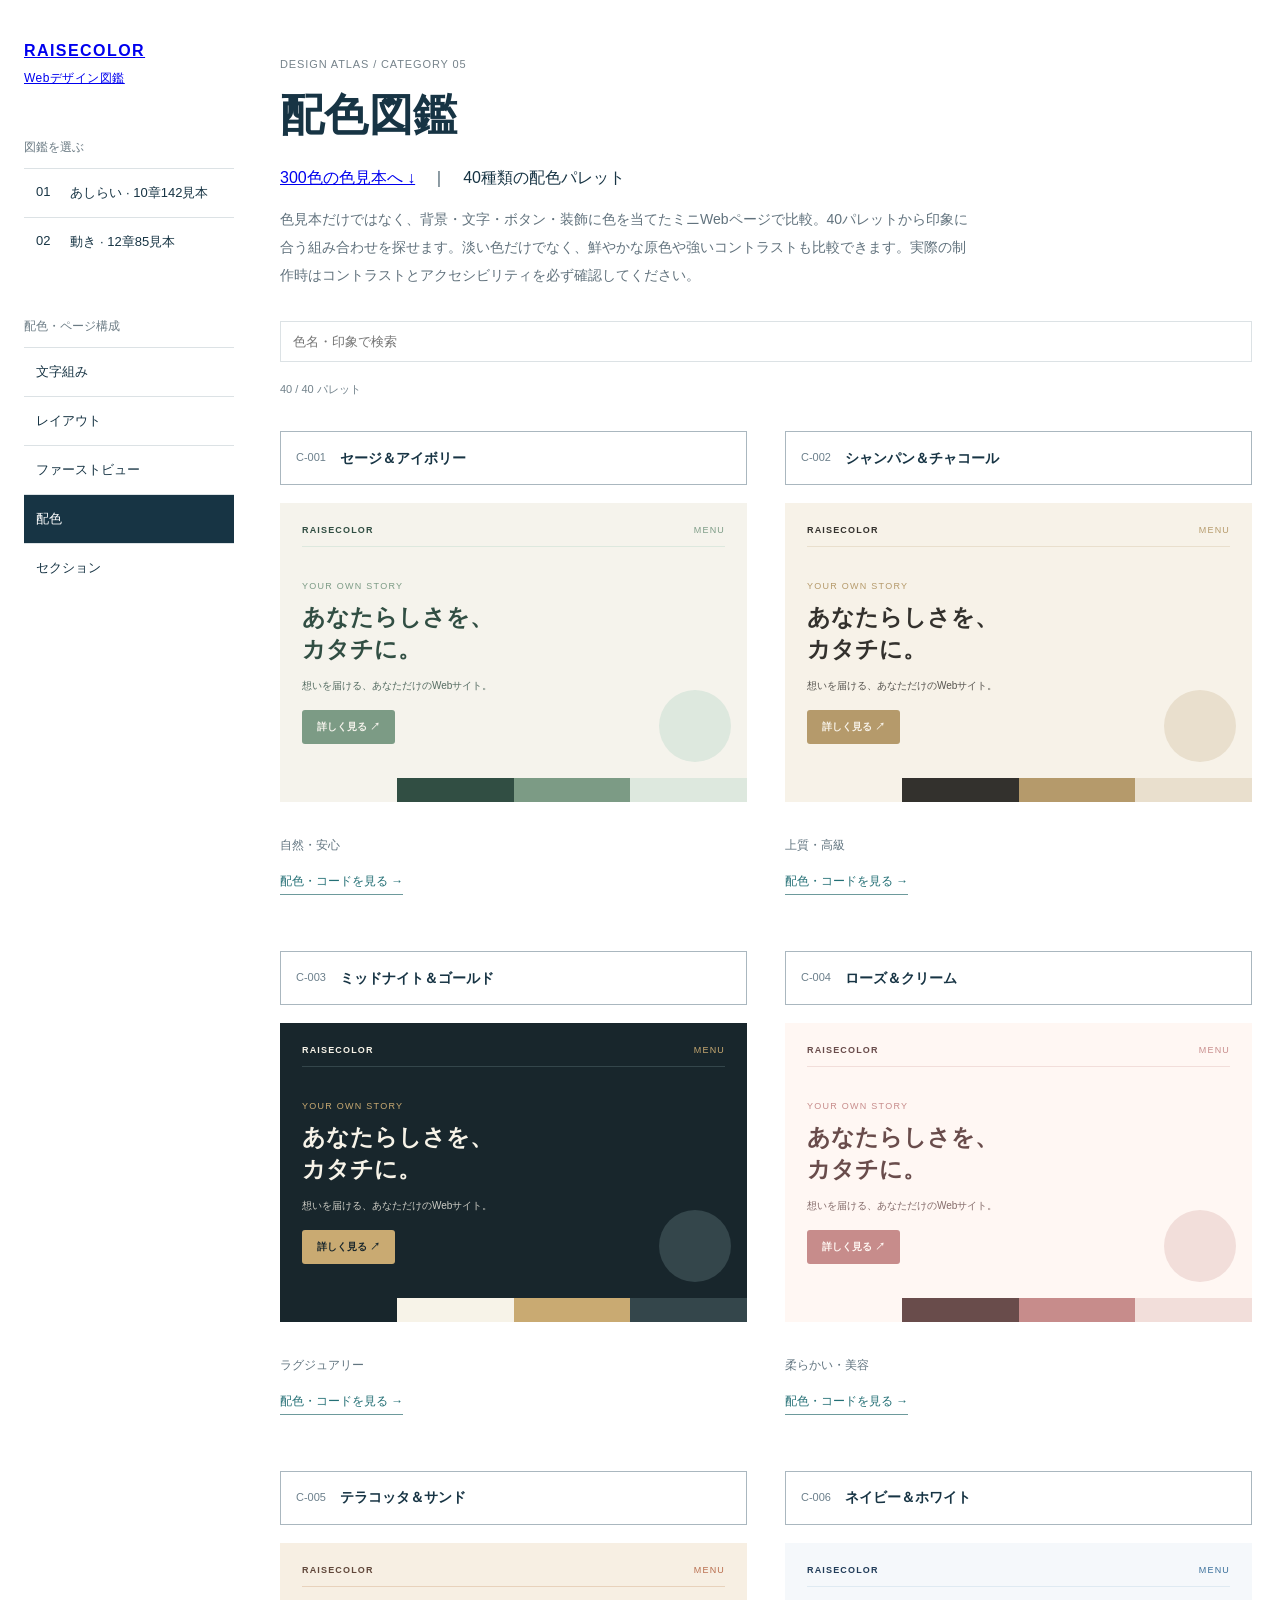
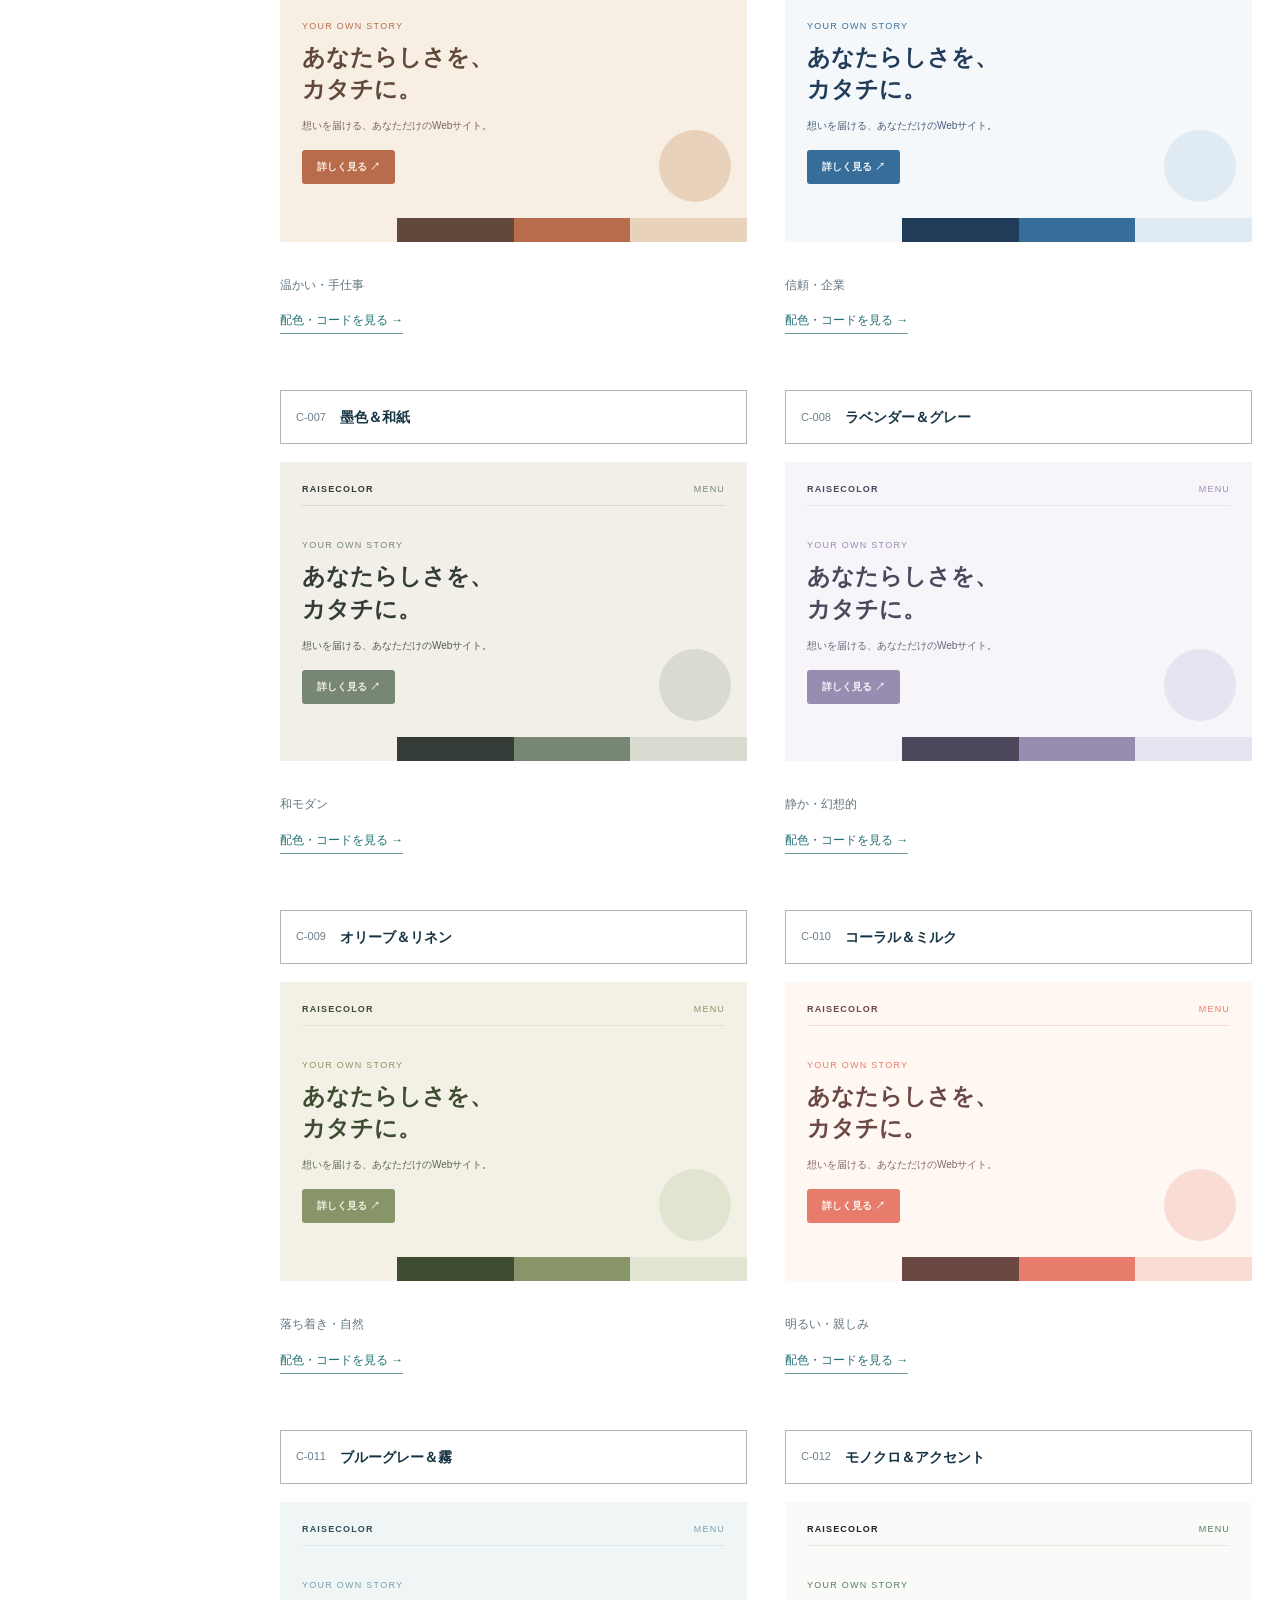
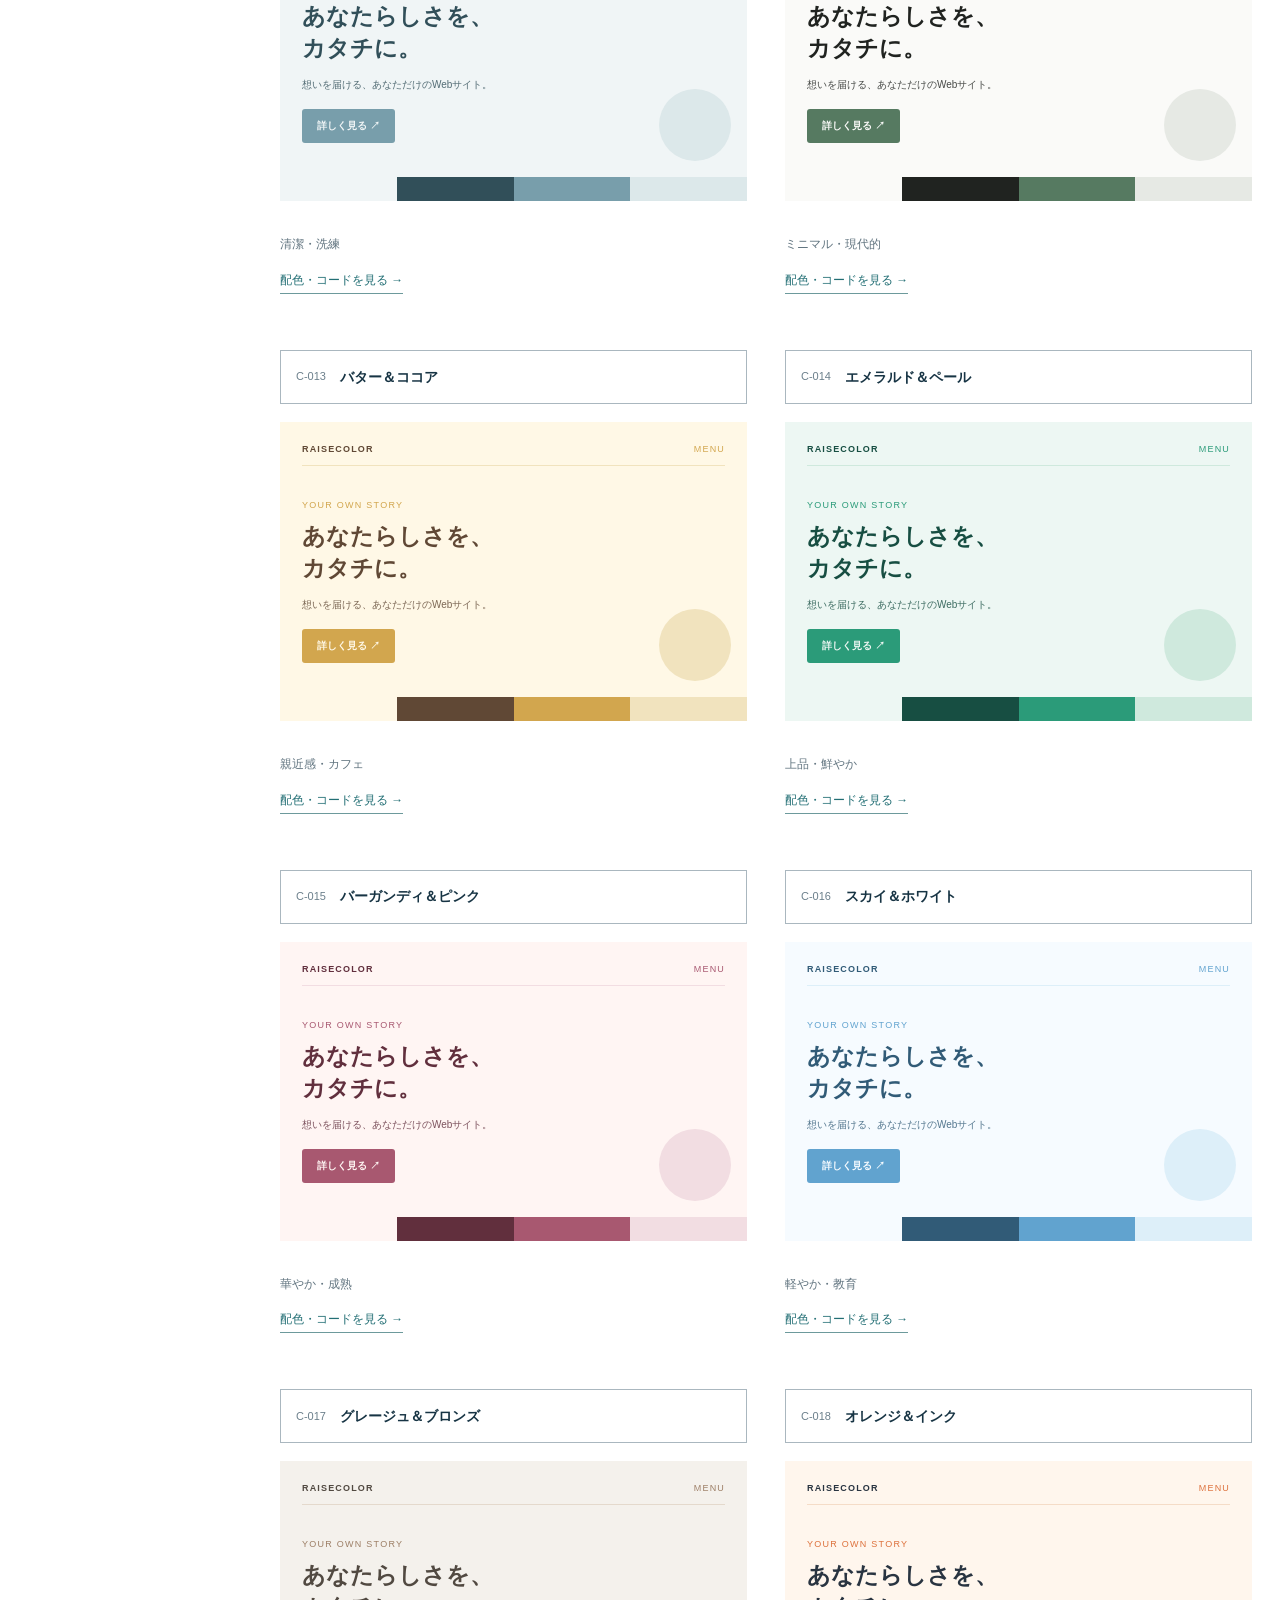
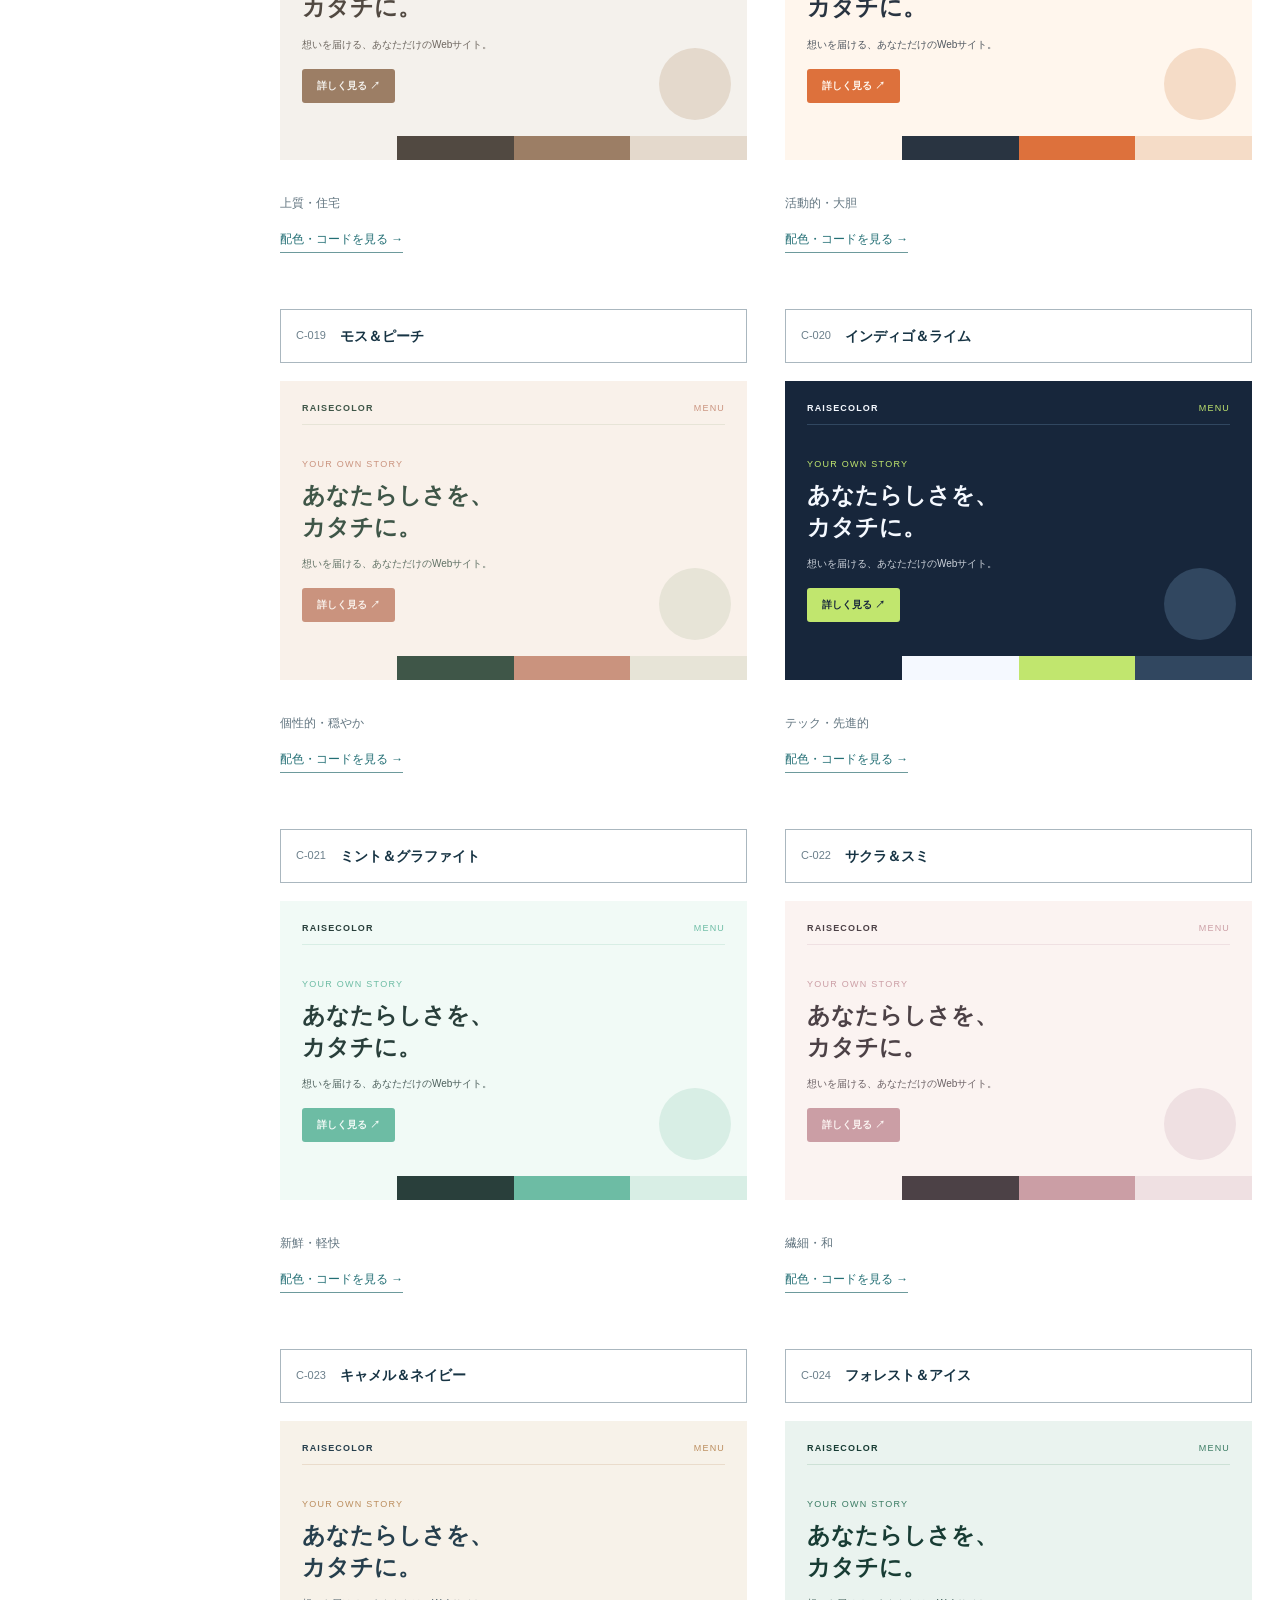
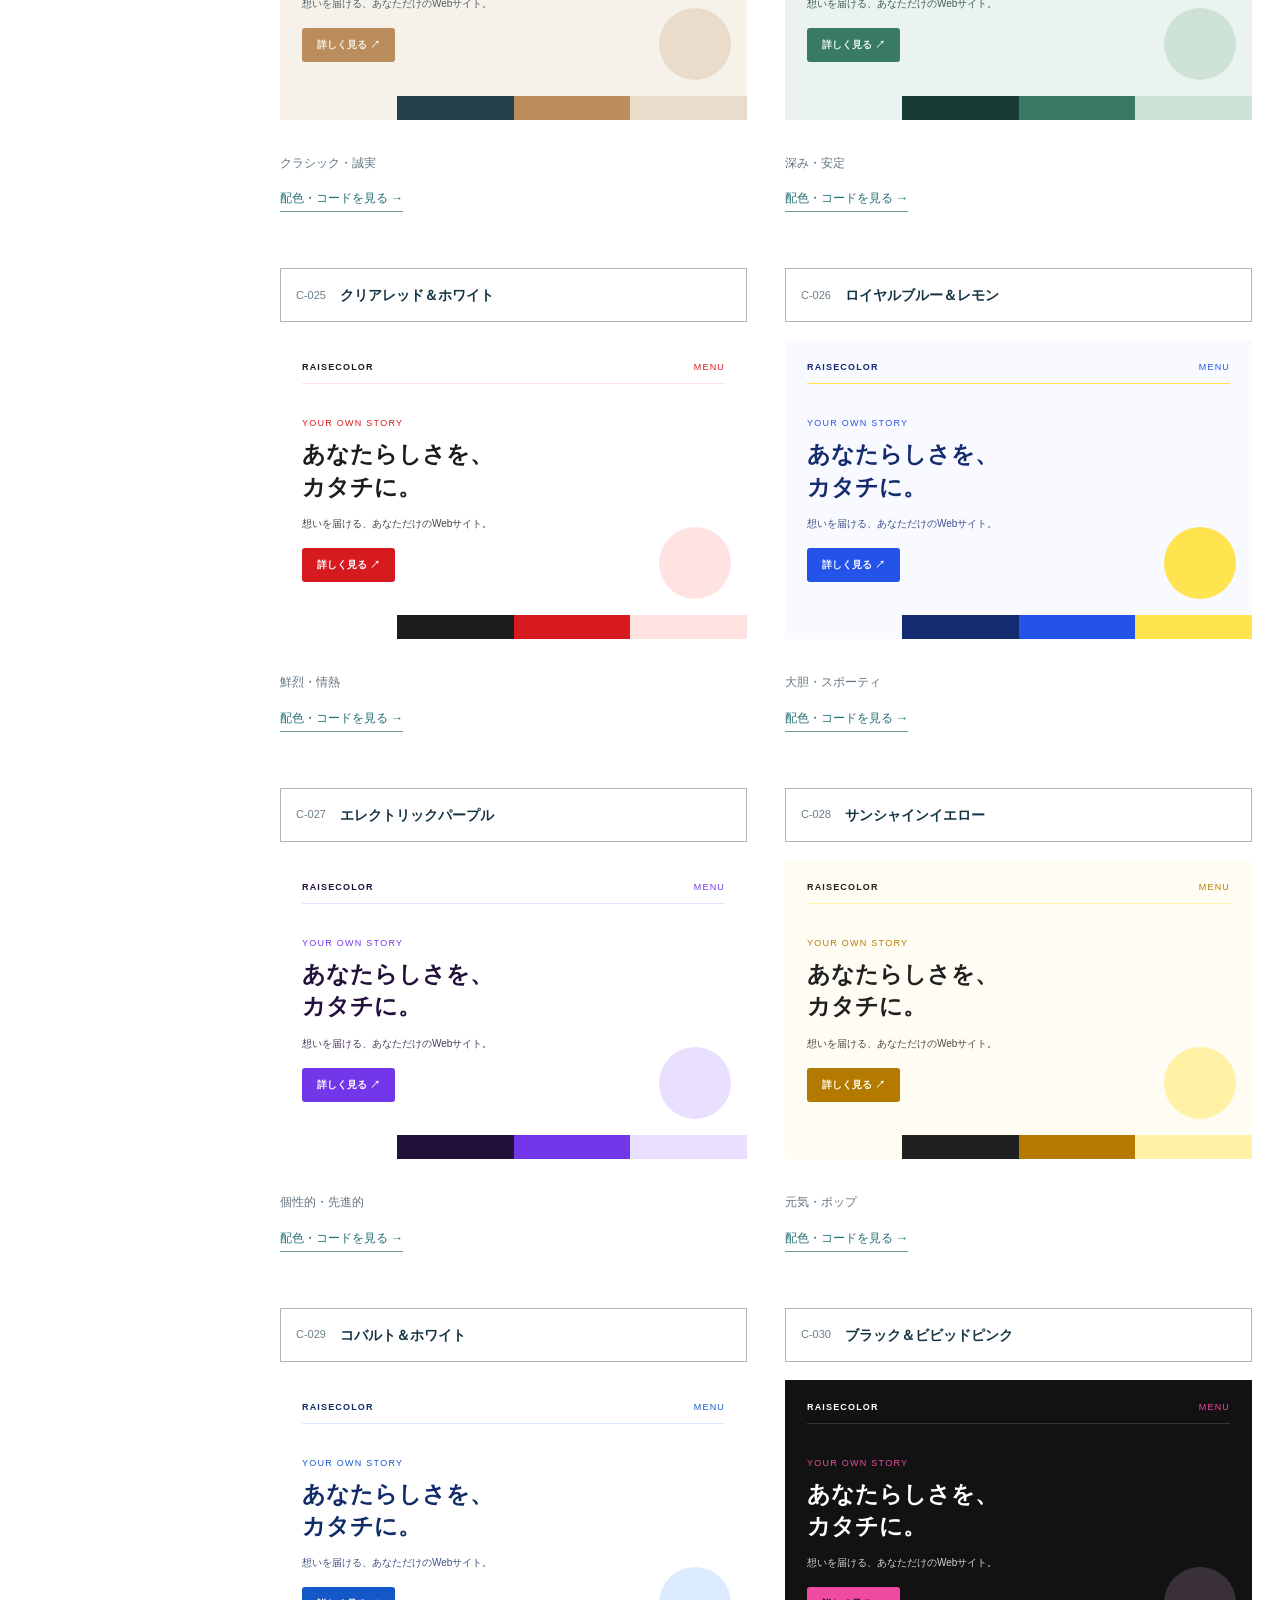
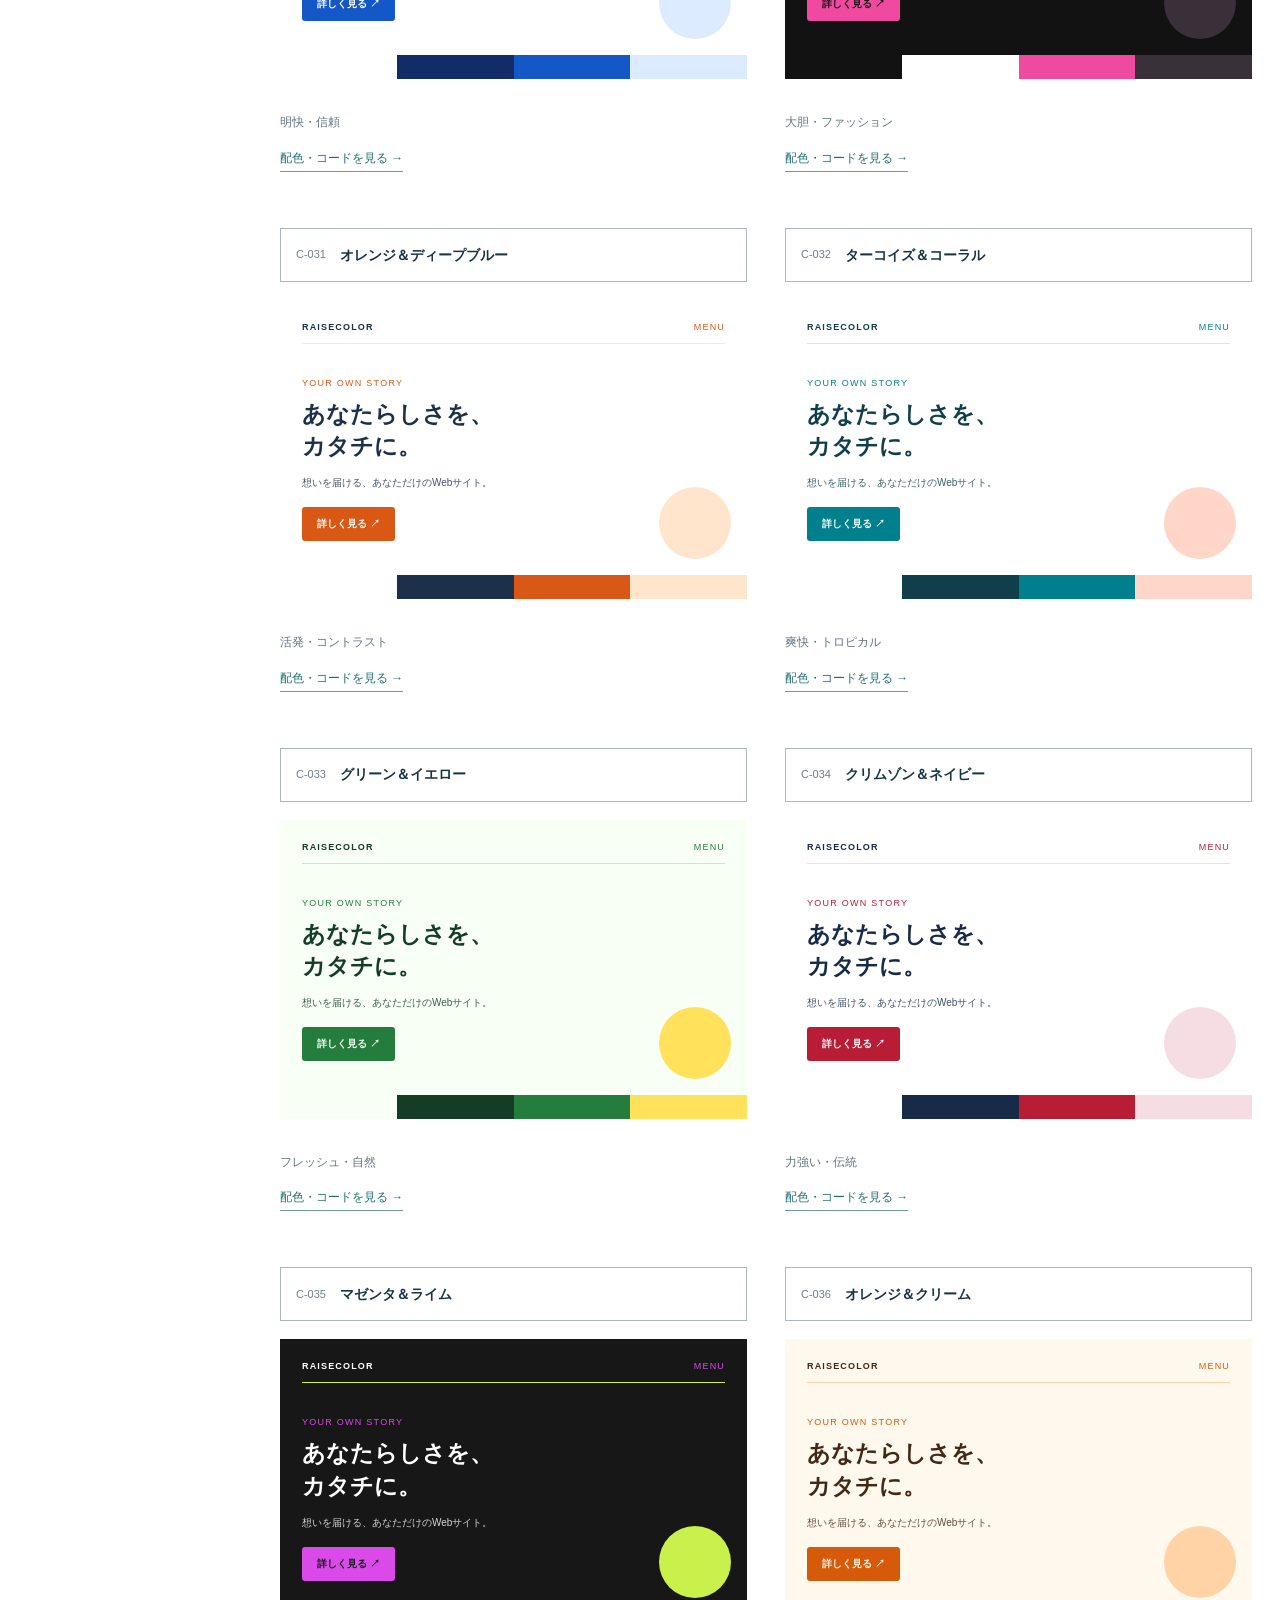
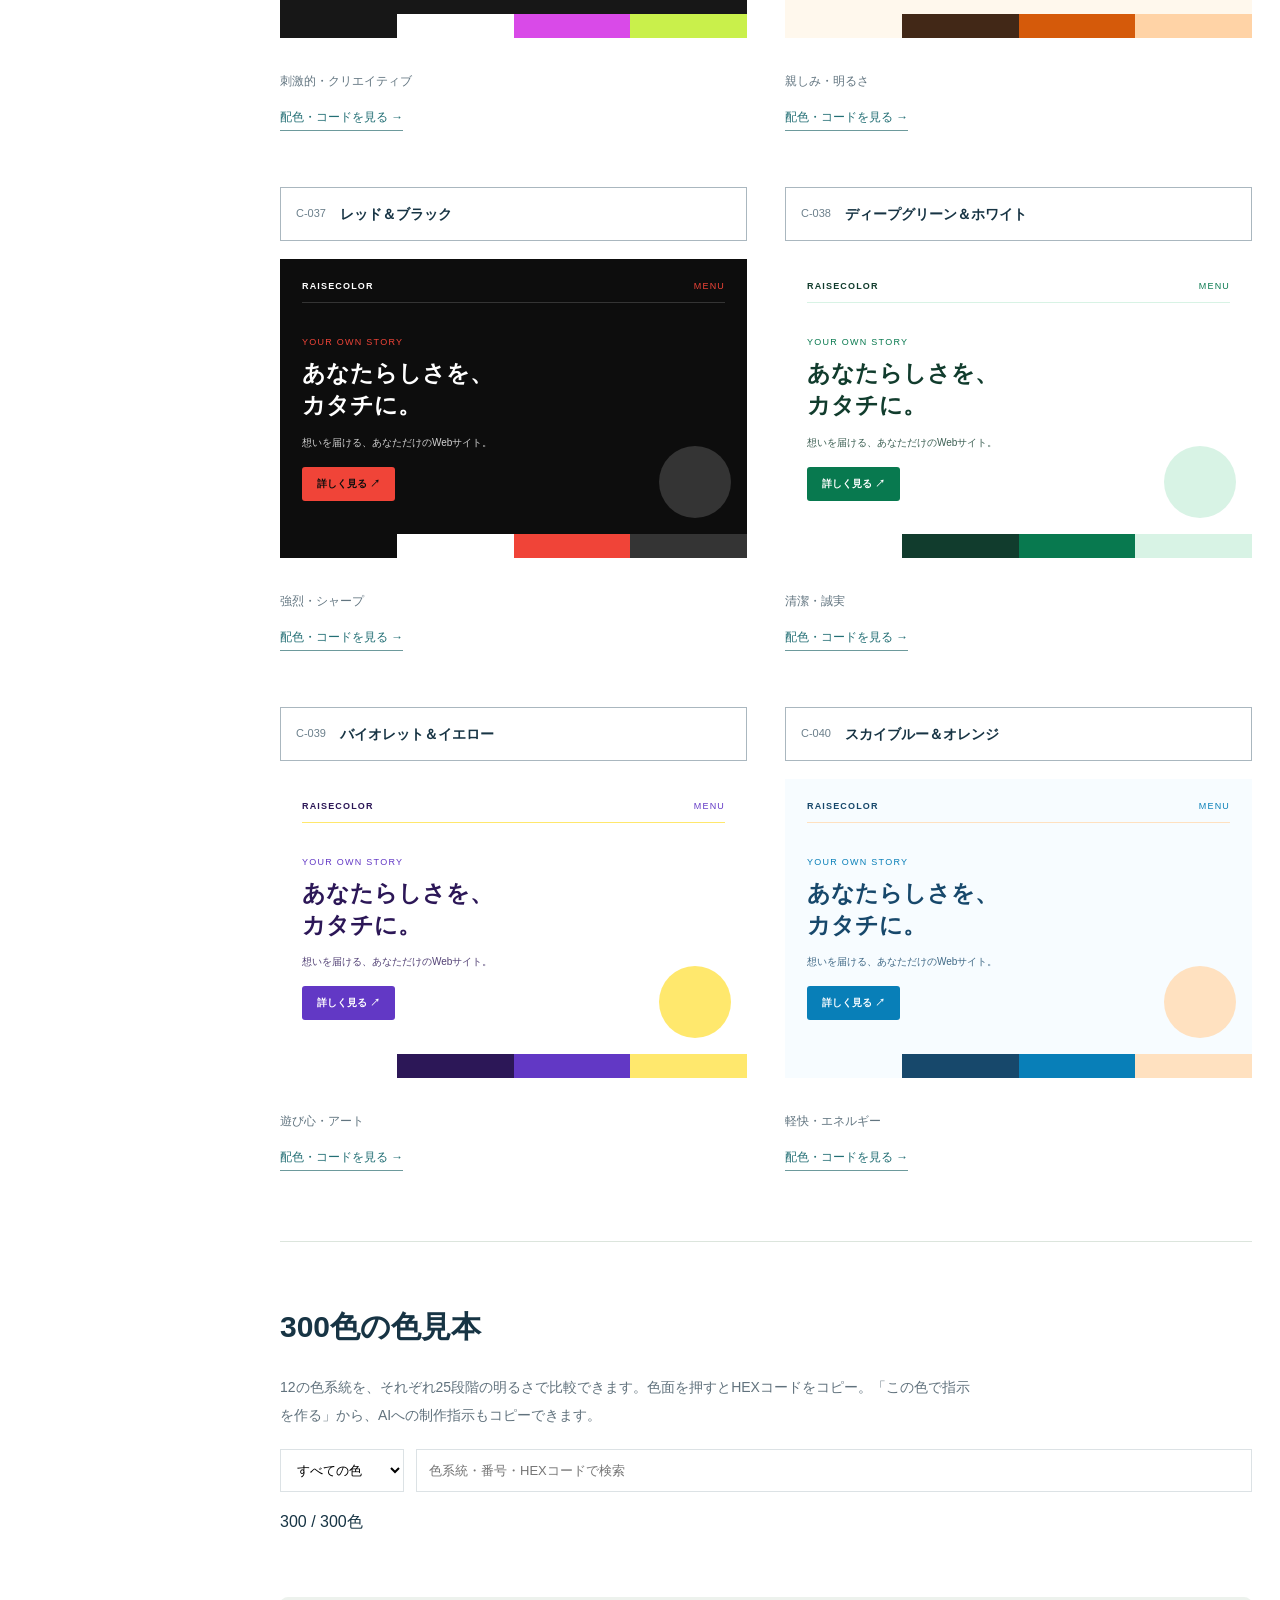
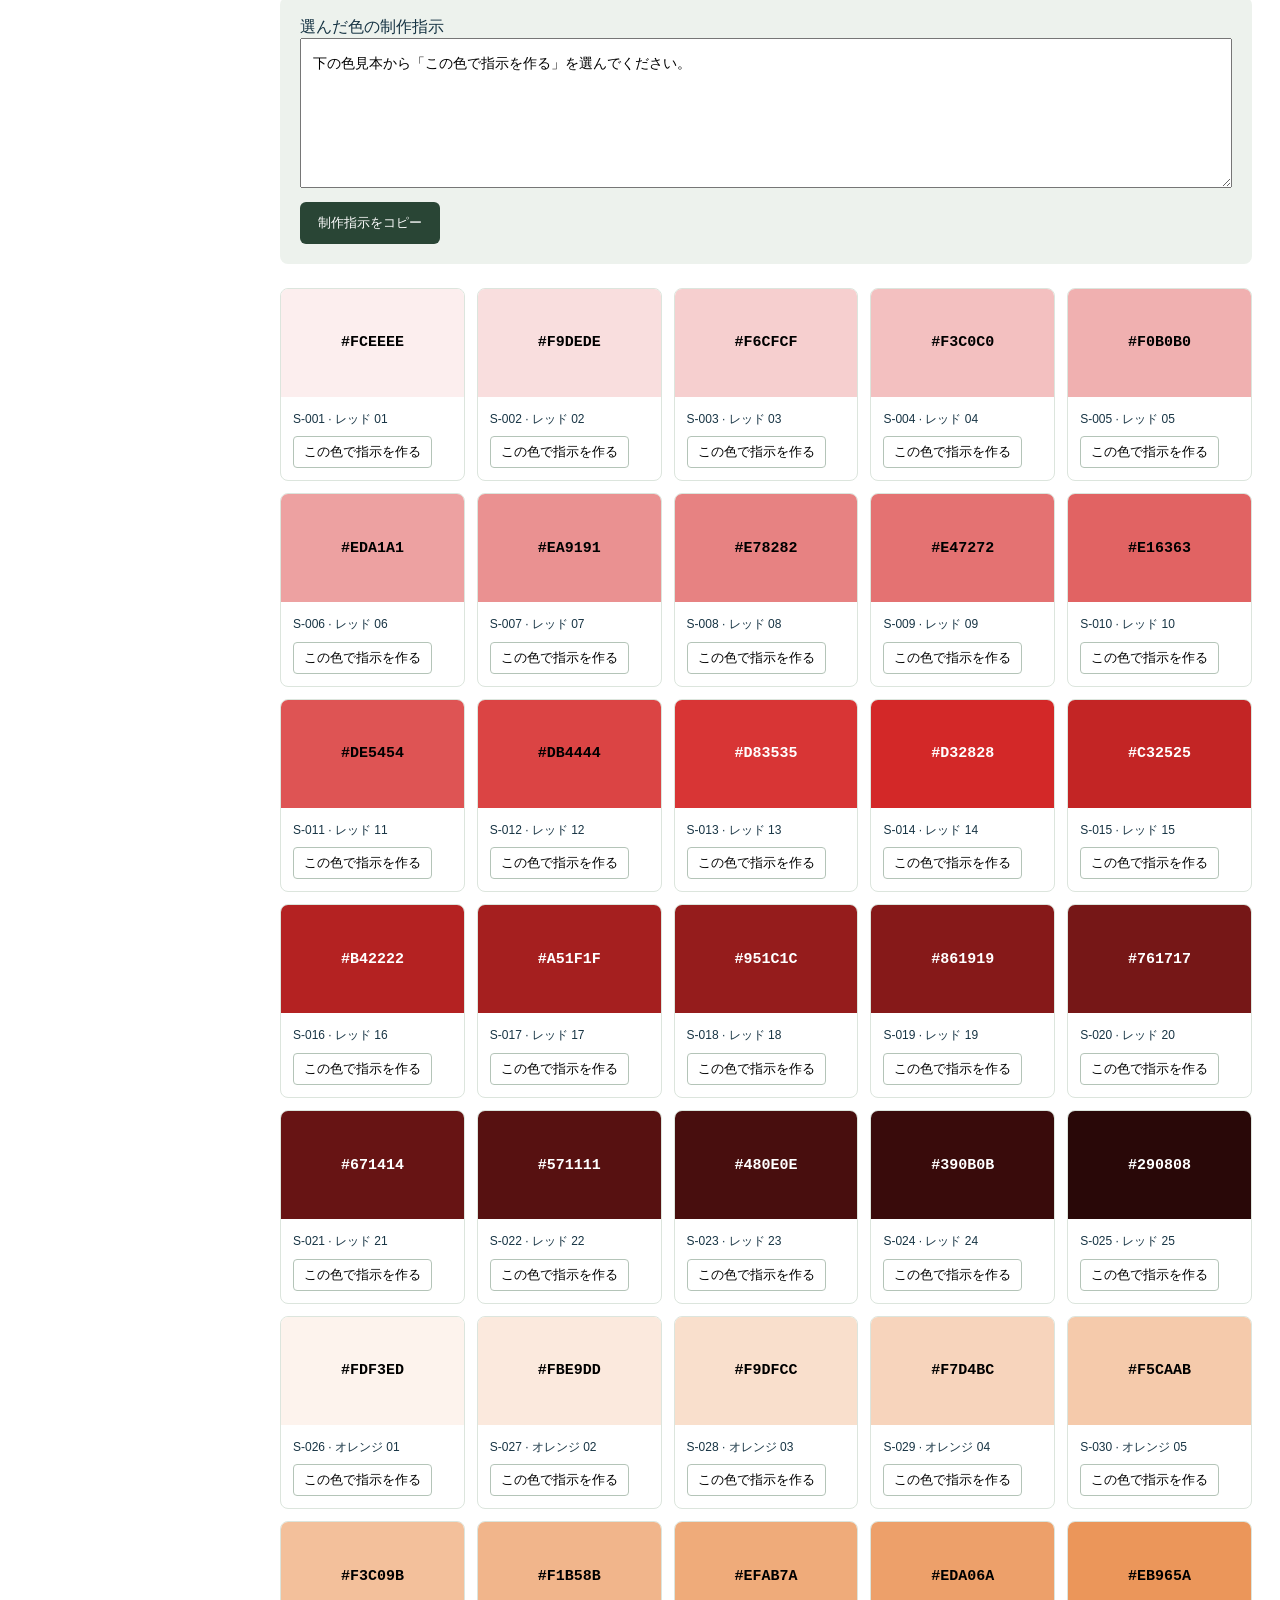
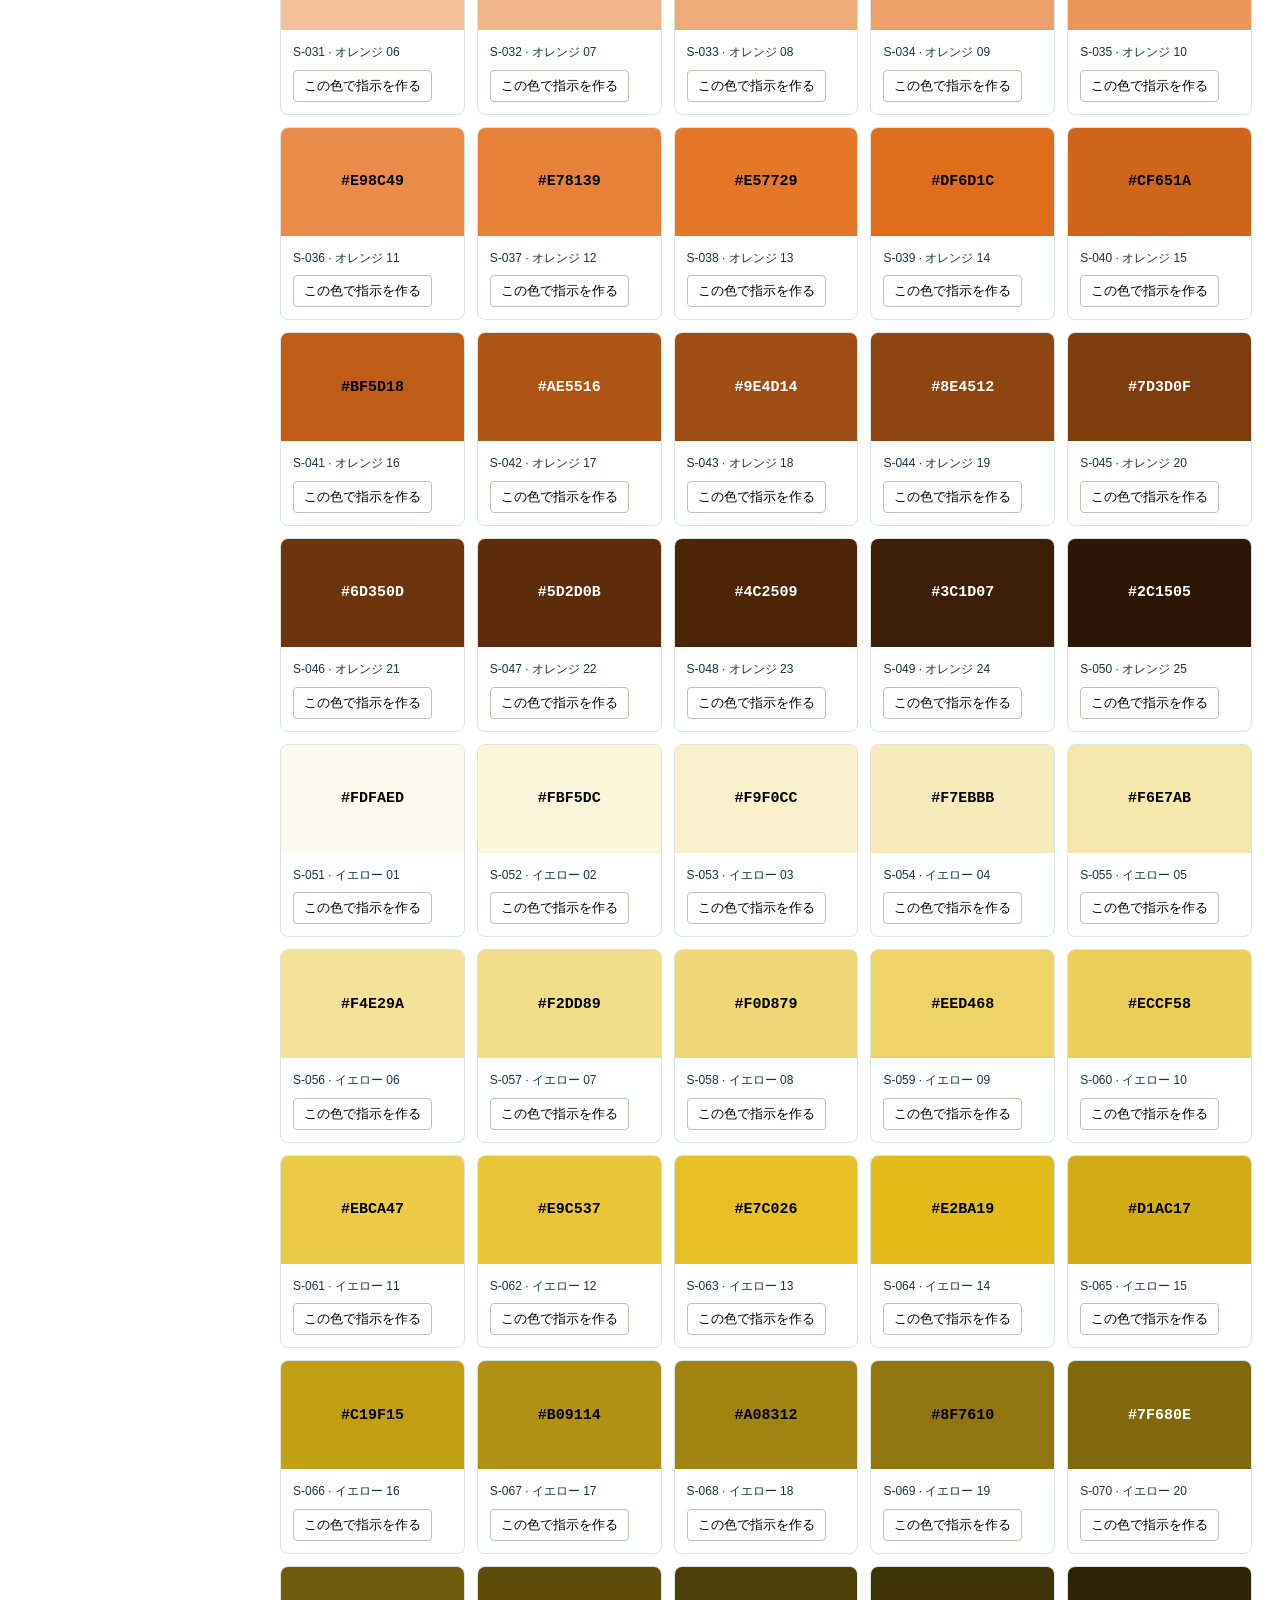
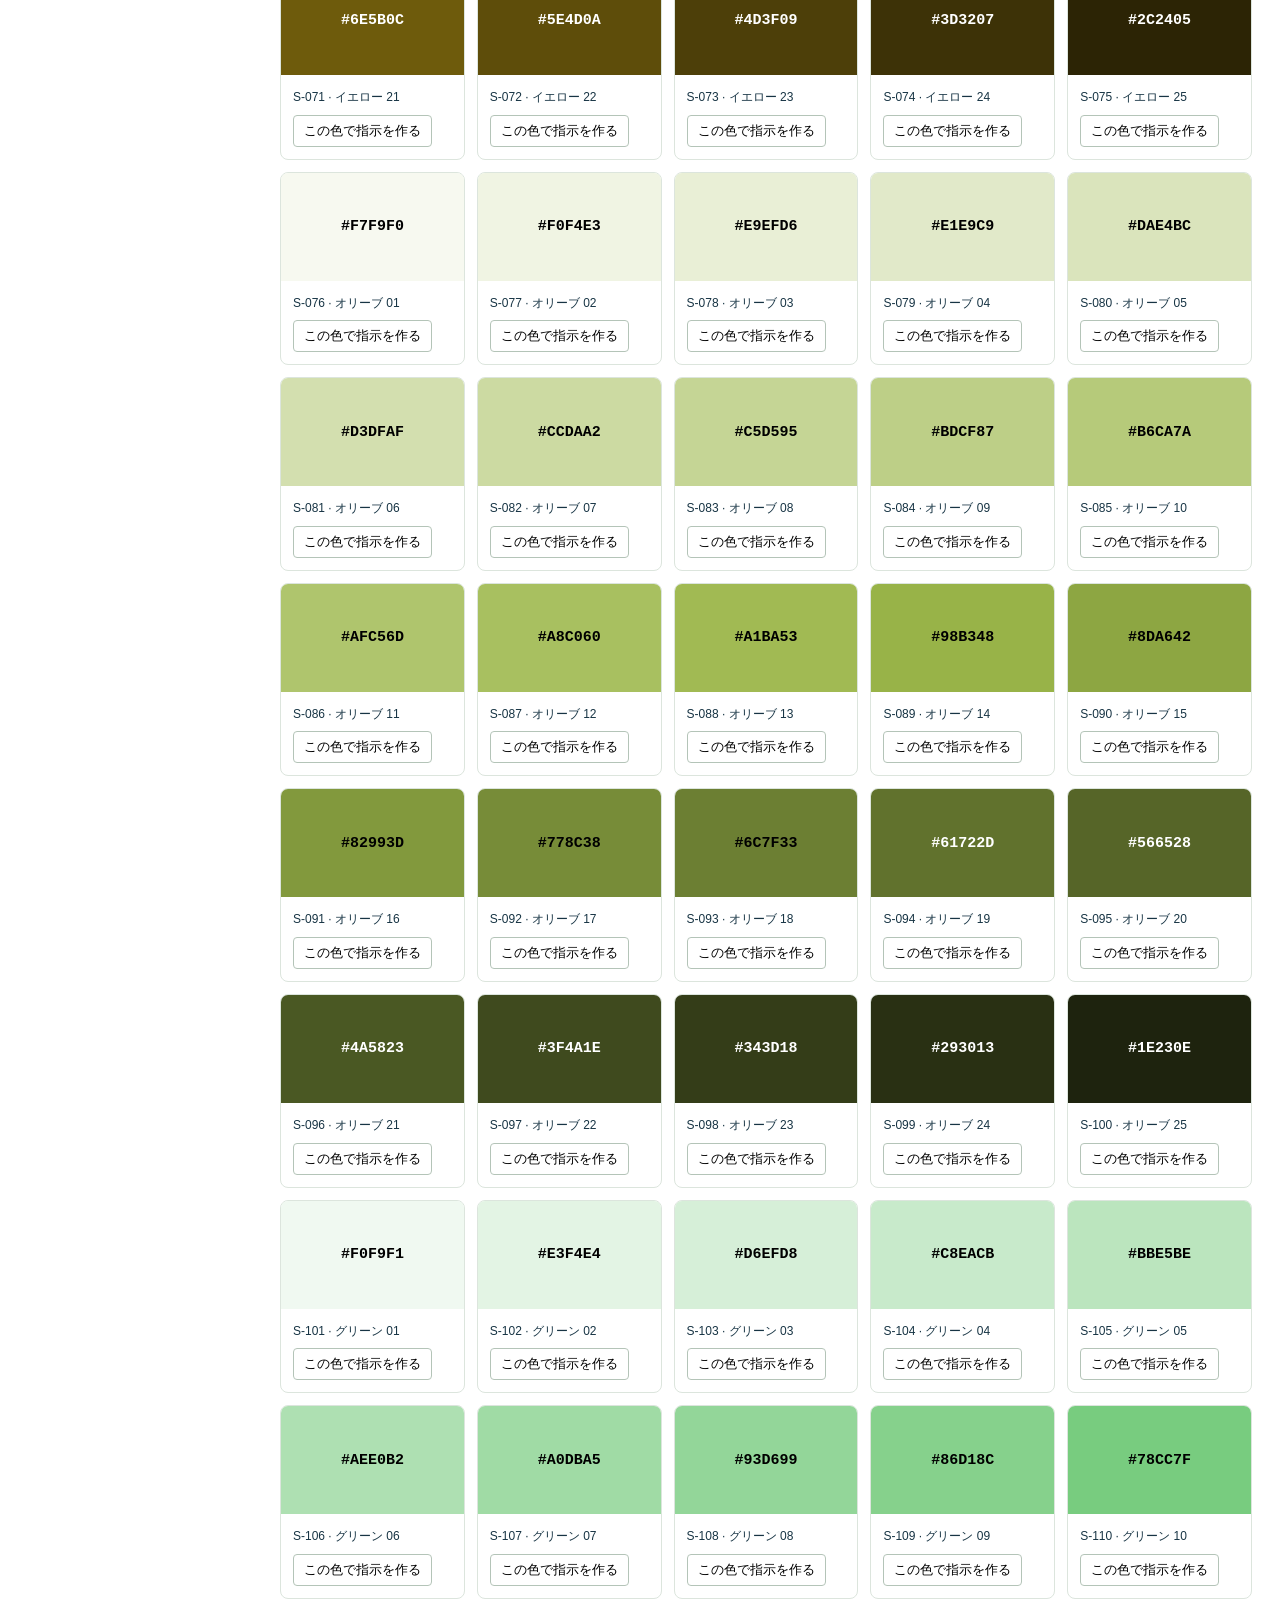
<file: colors.html>
<!doctype html><html lang="ja"><head><meta charset="utf-8"><meta name="viewport" content="width=device-width,initial-scale=1"><title>配色図鑑 | RAISECOLOR</title><style>
*{box-sizing:border-box}body{margin:0;background:#f9faf8;color:#28372f;font-family:-apple-system,BlinkMacSystemFont,"Hiragino Kaku Gothic ProN",sans-serif}header{padding:23px 5%;border-bottom:1px solid #e3e9e3;background:white}header a{text-decoration:none;color:inherit;font-weight:700;font-size:13px}main{max-width:1260px;margin:auto;padding:60px 24px}.kicker{font-size:11px;letter-spacing:.22em;color:#829788}h1{font-size:clamp(36px,5vw,65px);margin:12px 0}.lead{max-width:740px;line-height:1.9;color:#6e8074}.controls{display:flex;gap:12px;margin:35px 0 20px}input{width:100%;padding:13px 15px;border:1px solid #dce5dd;border-radius:9px;font:inherit}.count{color:#819388;font-size:12px;margin-bottom:18px}.grid{display:grid;grid-template-columns:repeat(3,minmax(0,1fr));gap:23px}.card{background:#fff;border:1px solid #e4e9e3;border-radius:14px;overflow:hidden}.preview{height:250px;padding:22px;background:var(--bg);color:var(--fg);position:relative;overflow:hidden}.mocknav{display:flex;justify-content:space-between;align-items:center;font-size:9px;letter-spacing:.13em;border-bottom:1px solid var(--soft);padding-bottom:11px}.mocknav span{color:var(--accent)}.mockbody{padding-top:28px;max-width:90%}.mockbody small{font-size:9px;letter-spacing:.14em;color:var(--accent)}.mockbody h2{font-size:23px;line-height:1.4;margin:8px 0 12px}.mockbody p{font-size:10px;line-height:1.7;opacity:.82;margin:0 0 16px}.mockbtn{display:inline-block;background:var(--accent);color:var(--bg);font-size:10px;font-weight:700;border-radius:3px;padding:10px 15px}.mockchip{position:absolute;right:16px;bottom:16px;width:72px;height:72px;border-radius:50%;background:var(--soft)}.swatches{display:grid;grid-template-columns:repeat(4,1fr);height:24px}.meta{padding:18px}.meta small{color:#819387;font-size:11px}.meta h3{font-size:16px;margin:8px 0}.meta p{font-size:12px;color:#718277}.meta button,.actions button{background:#294535;color:white;border:0;border-radius:8px;padding:11px 14px;cursor:pointer}.modal{position:fixed;inset:0;background:#14271cb9;display:none;align-items:center;justify-content:center;padding:15px;z-index:10}.modal.open{display:flex}.panel{width:min(800px,100%);max-height:92vh;overflow:auto;background:white;padding:25px;border-radius:16px}.panel .preview{height:310px;border-radius:10px}.panel pre{background:#f0f5f0;border-radius:9px;padding:15px;font-size:12px;line-height:1.7;white-space:pre-wrap;overflow-wrap:anywhere}.actions{display:flex;gap:9px;flex-wrap:wrap}.actions .secondary{background:#e9eee9;color:#294535}.values{display:grid;grid-template-columns:repeat(2,1fr);gap:8px;margin:18px 0}.value{display:flex;align-items:center;gap:10px;font-size:12px}.value i{display:block;width:24px;height:24px;border-radius:5px;border:1px solid #ddd}footer{text-align:center;color:#90a093;font-size:12px;padding:60px}@media(max-width:960px){.grid{grid-template-columns:repeat(2,minmax(0,1fr))}}@media(max-width:610px){main{padding:40px 15px}.grid{grid-template-columns:1fr}.panel{padding:16px}}
/* Japanese line-breaking quality rules */ .sample b,.sample,.copy strong,.mockbody h2,.preview h3,.tile b,.art .sample{overflow-wrap:normal;word-break:keep-all} .jp-phrase{display:inline-block;white-space:nowrap;max-width:100%} @media(max-width:600px){.preview .sample b,.preview .copy strong,.mockbody h2,.preview h3{font-size:clamp(16px,4vw,25px)} .tile b{font-size:clamp(10px,2.8vw,13px)}}</style><link rel="stylesheet" href="catalog.css"><style>.single-colors{margin-top:70px;padding-top:40px;border-top:1px solid #dce5dd}.single-colors h2{font-size:30px}.color-tools{display:flex;gap:12px;flex-wrap:wrap;margin:20px 0}.color-tools select{padding:12px;font:inherit;border:1px solid #dce5dd;background:white;border-radius:8px}.color-tools input{flex:1;min-width:180px}.color-library{display:grid;grid-template-columns:repeat(5,minmax(0,1fr));gap:12px}.color-tile{border:1px solid #dce5dd;background:white;border-radius:8px;overflow:hidden}.color-swatch{width:100%;height:108px;border:0;cursor:pointer;font:700 15px monospace}.color-caption{padding:12px;font-size:12px;line-height:1.8}.color-caption button{padding:6px 10px;margin-top:6px;border:1px solid #b4c4b8;background:white;border-radius:4px;cursor:pointer}.single-prompt{margin:24px 0;padding:20px;background:#edf2ed;border-radius:8px}.single-prompt textarea{width:100%;min-height:150px;padding:12px;font:14px/1.8 sans-serif}.single-prompt button{padding:12px 18px;margin-top:10px;cursor:pointer;background:#294535;color:white;border:0;border-radius:6px}.color-status{min-height:24px;line-height:1.8}.color-swatch:focus-visible,.color-caption button:focus-visible{outline:3px solid #007f8c;outline-offset:-4px}@media(max-width:850px){.color-library{grid-template-columns:repeat(3,minmax(0,1fr))}}@media(max-width:500px){.color-library{grid-template-columns:repeat(2,minmax(0,1fr))}}</style></head><body class="catalog-page"><aside class="catalog-nav"><a class="brand" href="index.html">RAISECOLOR<span>Webデザイン図鑑</span></a><p>図鑑を選ぶ</p><a href="decoration.html"><span>01</span>あしらい · 10章142見本</a><a href="motion.html"><span>02</span>動き · 12章85見本</a><p>配色・ページ構成</p><a href="typography.html" class="">文字組み</a><a href="layout.html" class="">レイアウト</a><a href="hero.html" class="">ファーストビュー</a><a href="colors.html" class="selected">配色</a><a href="sections.html" class="">セクション</a></aside><header><a href="index.html">← RAISECOLOR DESIGN LIBRARY</a></header><main><div class="kicker">DESIGN ATLAS / CATEGORY 05</div><h1>配色図鑑</h1><p><a href="#single-colors">300色の色見本へ ↓</a>　｜　40種類の配色パレット</p><p class="lead">色見本だけではなく、背景・文字・ボタン・装飾に色を当てたミニWebページで比較。40パレットから印象に合う組み合わせを探せます。淡い色だけでなく、鮮やかな原色や強いコントラストも比較できます。実際の制作時はコントラストとアクセシビリティを必ず確認してください。</p><div class="controls"><input id="search" placeholder="色名・印象で検索"></div><div class="count" id="count"></div><div class="grid" id="grid"></div><section class="single-colors" id="single-colors"><h2>300色の色見本</h2><p class="lead">12の色系統を、それぞれ25段階の明るさで比較できます。色面を押すとHEXコードをコピー。「この色で指示を作る」から、AIへの制作指示もコピーできます。</p><div class="color-tools"><select id="color-family" aria-label="色の系統"><option value="">すべての色</option><option>レッド</option><option>オレンジ</option><option>イエロー</option><option>オリーブ</option><option>グリーン</option><option>ティール</option><option>シアン</option><option>ブルー</option><option>インディゴ</option><option>パープル</option><option>ピンク</option><option>ニュートラル</option></select><input id="color-search" aria-label="300色から検索" placeholder="色系統・番号・HEXコードで検索"></div><p id="color-total"></p><div class="color-status" id="color-status" role="status" aria-live="polite"></div><div class="single-prompt"><label for="color-instruction">選んだ色の制作指示</label><textarea id="color-instruction" readonly>下の色見本から「この色で指示を作る」を選んでください。</textarea><button id="copy-color-instruction">制作指示をコピー</button></div><div class="color-library" id="color-library"></div></section></main><div class="modal" id="modal" role="dialog" aria-modal="true"><div class="panel"><h2 id="title"></h2><div id="large"></div><div id="values" class="values"></div><p id="info"></p><h3>CSSカラー変数</h3><pre id="code"></pre><h3>Codexへの指示文</h3><pre id="prompt"></pre><div class="actions"><button id="copyCode">CSSをコピー</button><button id="copyPrompt">指示文をコピー</button><button class="secondary" id="close">閉じる</button></div></div></div><footer>© RAISECOLOR DESIGN LIBRARY · 05 COLOR</footer><script>
const data=[["C-001","セージ＆アイボリー","自然・安心","#F5F3EC","#314E43","#7C9B85","#DDE8DE"],["C-002","シャンパン＆チャコール","上質・高級","#F7F2E8","#33312D","#B59A6B","#E9DFCD"],["C-003","ミッドナイト＆ゴールド","ラグジュアリー","#18262C","#F7F3E8","#C9AA72","#34464B"],["C-004","ローズ＆クリーム","柔らかい・美容","#FFF7F3","#694C4B","#C78C8B","#F2DEDA"],["C-005","テラコッタ＆サンド","温かい・手仕事","#F7EFE3","#61483B","#B86C4C","#E8D2BC"],["C-006","ネイビー＆ホワイト","信頼・企業","#F5F8FB","#213C59","#376D99","#DFEAF2"],["C-007","墨色＆和紙","和モダン","#F1EFE8","#343C37","#788773","#DADBD0"],["C-008","ラベンダー＆グレー","静か・幻想的","#F7F5FA","#4D475C","#988DB1","#E8E3F0"],["C-009","オリーブ＆リネン","落ち着き・自然","#F3F0E5","#3E4C32","#889568","#E1E4D1"],["C-010","コーラル＆ミルク","明るい・親しみ","#FFF8F2","#6C4844","#E77C6C","#F9DDD4"],["C-011","ブルーグレー＆霧","清潔・洗練","#F0F5F6","#314F59","#789EAB","#DCE8EA"],["C-012","モノクロ＆アクセント","ミニマル・現代的","#FAFAF8","#202320","#567A61","#E6E9E4"],["C-013","バター＆ココア","親近感・カフェ","#FFF8E6","#604835","#D2A64E","#F1E3BE"],["C-014","エメラルド＆ペール","上品・鮮やか","#EDF7F3","#174E42","#2B9B79","#CFE9DD"],["C-015","バーガンディ＆ピンク","華やか・成熟","#FFF5F3","#612F3D","#A85870","#F2DDE2"],["C-016","スカイ＆ホワイト","軽やか・教育","#F6FBFF","#315B77","#61A3CF","#DDEFF9"],["C-017","グレージュ＆ブロンズ","上質・住宅","#F4F1EC","#514941","#9C7E65","#E4D9CC"],["C-018","オレンジ＆インク","活動的・大胆","#FFF6ED","#293441","#DD713C","#F5DCC7"],["C-019","モス＆ピーチ","個性的・穏やか","#F9F1EA","#3F5648","#CA937E","#E7E4D7"],["C-020","インディゴ＆ライム","テック・先進的","#17263B","#F5F9FF","#C1E66E","#314760"],["C-021","ミント＆グラファイト","新鮮・軽快","#F1FAF6","#293F3B","#6DBCA4","#D8EEE5"],["C-022","サクラ＆スミ","繊細・和","#FBF3F1","#4C4146","#CB9EA5","#EFE0E2"],["C-023","キャメル＆ネイビー","クラシック・誠実","#F7F2E9","#263F4D","#BB8D5D","#EADCCB"],["C-024","フォレスト＆アイス","深み・安定","#EAF3EF","#183C34","#397A62","#CDE1D6"],["C-025","クリアレッド＆ホワイト","鮮烈・情熱","#FFFFFF","#1C1C1C","#D71920","#FFE3E3"],["C-026","ロイヤルブルー＆レモン","大胆・スポーティ","#F9FAFF","#142B6F","#2353E8","#FFE34F"],["C-027","エレクトリックパープル","個性的・先進的","#FFFFFF","#23103B","#7137E8","#E9DFFF"],["C-028","サンシャインイエロー","元気・ポップ","#FFFDF3","#202020","#B47A00","#FFF1A6"],["C-029","コバルト＆ホワイト","明快・信頼","#FFFFFF","#112C68","#1458C8","#DCEBFF"],["C-030","ブラック＆ビビッドピンク","大胆・ファッション","#121212","#FFFFFF","#F04AA0","#393039"],["C-031","オレンジ＆ディープブルー","活発・コントラスト","#FFFFFF","#1C304A","#D95816","#FFE5CC"],["C-032","ターコイズ＆コーラル","爽快・トロピカル","#FFFFFF","#103F4B","#007F8C","#FFD6C8"],["C-033","グリーン＆イエロー","フレッシュ・自然","#F8FFF4","#153C24","#247D3D","#FFE15B"],["C-034","クリムゾン＆ネイビー","力強い・伝統","#FFFFFF","#172B48","#B91C35","#F6DDE3"],["C-035","マゼンタ＆ライム","刺激的・クリエイティブ","#171717","#FFFFFF","#D94AE8","#C9F04B"],["C-036","オレンジ＆クリーム","親しみ・明るさ","#FFF8ED","#422817","#D55A0A","#FFD3A6"],["C-037","レッド＆ブラック","強烈・シャープ","#0D0D0D","#FFFFFF","#F04438","#343434"],["C-038","ディープグリーン＆ホワイト","清潔・誠実","#FFFFFF","#113C2D","#08794F","#D8F3E5"],["C-039","バイオレット＆イエロー","遊び心・アート","#FFFFFF","#2C1757","#6238C5","#FFE86D"],["C-040","スカイブルー＆オレンジ","軽快・エネルギー","#F7FCFF","#17486B","#087FB8","#FFE1C0"]],grid=document.getElementById('grid'),modal=document.getElementById('modal');let current;
function preview(d){return '<div class="preview" style="--bg:'+d[3]+';--fg:'+d[4]+';--accent:'+d[5]+';--soft:'+d[6]+'"><div class="mocknav"><b>RAISECOLOR</b><span>MENU</span></div><div class="mockbody"><small>YOUR OWN STORY</small><h2><span class="jp-phrase">あなたらしさを、</span><br><span class="jp-phrase">カタチに。</span></h2><p>想いを届ける、あなただけのWebサイト。</p><span class="mockbtn">詳しく見る ↗</span></div><div class="mockchip"></div></div>'}
function render(){let q=document.getElementById('search').value.trim().toLowerCase();let a=data.filter(d=>d.join(' ').toLowerCase().includes(q));document.getElementById('count').textContent=a.length+' / '+data.length+' パレット';grid.innerHTML=a.map(d=>'<article class="card">'+preview(d)+'<div class="swatches">'+d.slice(3).map(c=>'<div style="background:'+c+'"></div>').join('')+'</div><div class="meta"><small>'+d[0]+'</small><h3>'+d[1]+'</h3><p>'+d[2]+'</p><button data-id="'+d[0]+'">配色・コードを見る →</button></div></article>').join('');grid.querySelectorAll('button').forEach(b=>b.onclick=()=>openDetail(b.dataset.id))}
function css(d){return ':root {\n  --color-background: '+d[3]+';\n  --color-text: '+d[4]+';\n  --color-accent: '+d[5]+';\n  --color-surface: '+d[6]+';\n}\n\nbody {background:var(--color-background);color:var(--color-text);}\n.button {background:var(--color-accent);color:var(--color-background);}\n.card {background:var(--color-surface);}\n\n/* 本番ではWCAGの文字・ボタンのコントラストを検証してください。 */'}
function openDetail(id){let d=data.find(x=>x[0]===id);current=d;document.getElementById('title').textContent=d[0]+'｜'+d[1];document.getElementById('large').innerHTML=preview(d);document.getElementById('values').innerHTML=['背景','文字','アクセント','補助色'].map((n,i)=>'<div class="value"><i style="background:'+d[i+3]+'"></i>'+n+' '+d[i+3]+'</div>').join('');document.getElementById('info').textContent='印象：'+d[2]+'。色の役割を統一し、見出しやボタンの視認性を確認してから採用してください。';document.getElementById('code').textContent=css(d);document.getElementById('prompt').textContent='RAISECOLOR配色図鑑 '+d[0]+'「'+d[1]+'」を参考に、'+d[2]+'の印象を持つWebページをデザインしてください。背景 '+d[3]+'、文字 '+d[4]+'、アクセント '+d[5]+'、補助色 '+d[6]+' を基準とし、文字とボタンのコントラストを検証して必要なら調整してください。';modal.classList.add('open')}
document.getElementById('search').oninput=render;document.getElementById('close').onclick=()=>modal.classList.remove('open');modal.onclick=e=>{if(e.target===modal)modal.classList.remove('open')};document.onkeydown=e=>{if(e.key==='Escape')modal.classList.remove('open')};document.getElementById('copyCode').onclick=()=>navigator.clipboard.writeText(document.getElementById('code').textContent);document.getElementById('copyPrompt').onclick=()=>navigator.clipboard.writeText(document.getElementById('prompt').textContent);render();
</script><script src="catalog.js"></script><script>
(()=>{const families=[["レッド",0,68],["オレンジ",25,78],["イエロー",48,80],["オリーブ",75,43],["グリーン",125,45],["ティール",165,48],["シアン",190,60],["ブルー",215,65],["インディゴ",240,48],["パープル",275,50],["ピンク",330,60],["ニュートラル",35,7]];
function hex(h,s,l){s/=100;l/=100;const a=s*Math.min(l,1-l),f=n=>{const k=(n+h/30)%12;return Math.round(255*(l-a*Math.max(-1,Math.min(k-3,9-k,1)))).toString(16).padStart(2,'0')};return ('#'+f(0)+f(8)+f(4)).toUpperCase()}
function luminance(c){const rgb=c.slice(1).match(/../g).map(x=>parseInt(x,16)/255).map(x=>x<=.04045?x/12.92:((x+.055)/1.055)**2.4);return .2126*rgb[0]+.7152*rgb[1]+.0722*rgb[2]}
const colors=families.flatMap(([family,h,s],j)=>Array.from({length:25},(_,i)=>{const value=hex(h,s,96-i*3.6);return {id:'S-'+String(j*25+i+1).padStart(3,'0'),family,shade:i+1,hex:value,ink:luminance(value)>.179?'#000000':'#FFFFFF'}}));
const grid=document.getElementById('color-library'),status=document.getElementById('color-status'),field=document.getElementById('color-instruction');
async function copy(value){try{await navigator.clipboard.writeText(value);status.textContent='コピーしました：'+(value.length<10?value:'制作指示')}catch{field.value=value;field.focus();field.select();status.textContent='コピーする内容を選択しました。⌘＋C（WindowsはCtrl＋C）でコピーしてください。'}}
function render(){const family=document.getElementById('color-family').value,q=document.getElementById('color-search').value.trim().toLowerCase(),items=colors.filter(c=>(!family||c.family===family)&&[c.id,c.family,c.hex].join(' ').toLowerCase().includes(q));document.getElementById('color-total').textContent=items.length+' / 300色';grid.innerHTML=items.map(c=>'<article class="color-tile"><button class="color-swatch" data-hex="'+c.hex+'" style="background:'+c.hex+';color:'+c.ink+'" aria-label="'+c.family+' '+c.hex+'をコピー">'+c.hex+'</button><div class="color-caption">'+c.id+' · '+c.family+' '+String(c.shade).padStart(2,'0')+'<br><button data-prompt="'+c.id+'">この色で指示を作る</button></div></article>').join('')||'<p>該当する色がありません。</p>';grid.querySelectorAll('[data-hex]').forEach(b=>b.onclick=()=>copy(b.dataset.hex));grid.querySelectorAll('[data-prompt]').forEach(b=>b.onclick=()=>{const c=colors.find(c=>c.id===b.dataset.prompt);field.value='ホームページの色を、RAISECOLOR色見本 '+c.id+'「'+c.family+' '+c.hex+'」を基準に調整してください。\n対象ページ：【URLやページ名を入力】\nこの色の用途：【背景・見出し・ボタン・装飾などを指定】\n色の値：'+c.hex+'。既存のブランドカラーや写真と調和する配色にしてください。本文と背景、ボタンと文字のコントラストを確認し、読みづらい場合は組み合わせる文字色や背景色を調整してください。色だけで状態や意味を伝えないでください。スマホ・PCの両方で表示を確認し、使った色と場所を報告してください。';status.textContent=c.id+' '+c.hex+' の制作指示を作りました。上の欄からコピーできます。';field.scrollIntoView({behavior:'smooth',block:'center'})})}
document.getElementById('color-family').onchange=render;document.getElementById('color-search').oninput=render;document.getElementById('copy-color-instruction').onclick=()=>{if(field.value.startsWith('下の色見本')){status.textContent='まず色見本の「この色で指示を作る」を選んでください。';return}copy(field.value)};render();
})();
</script></body></html>
</file>
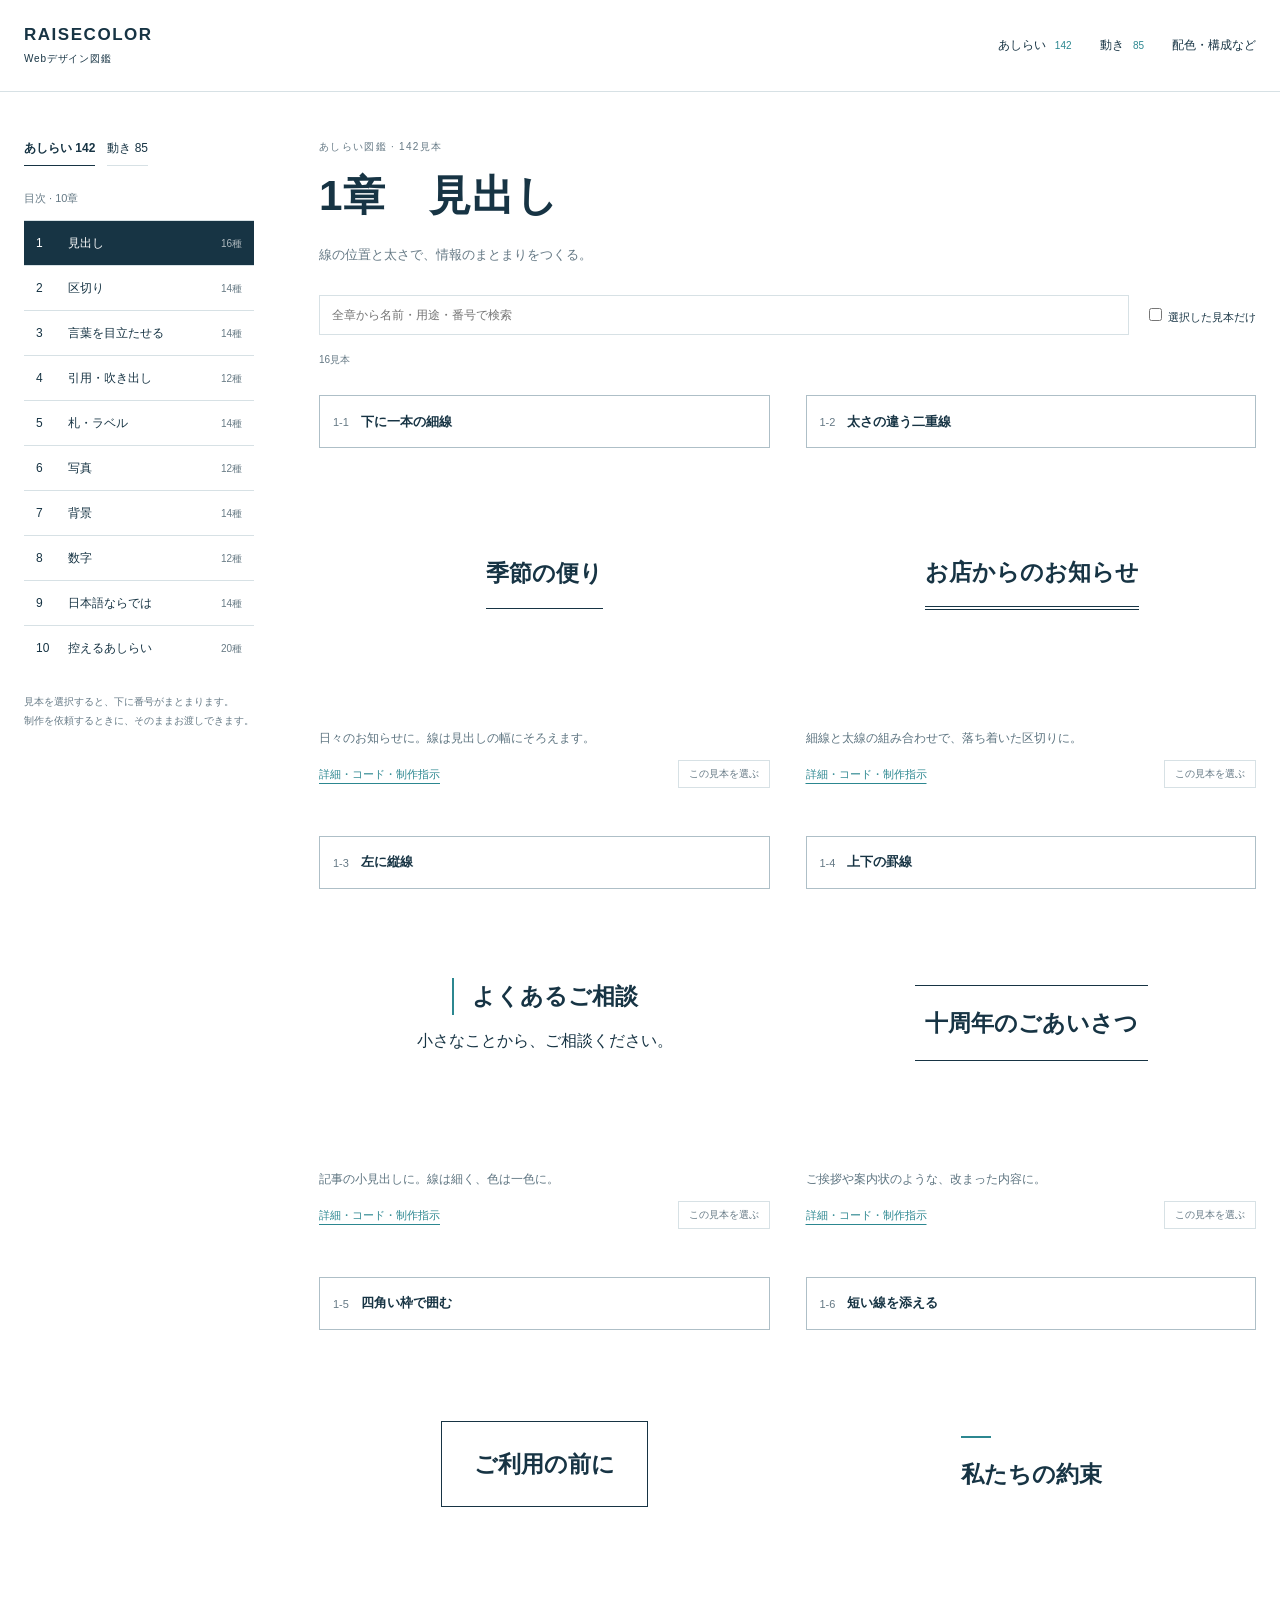
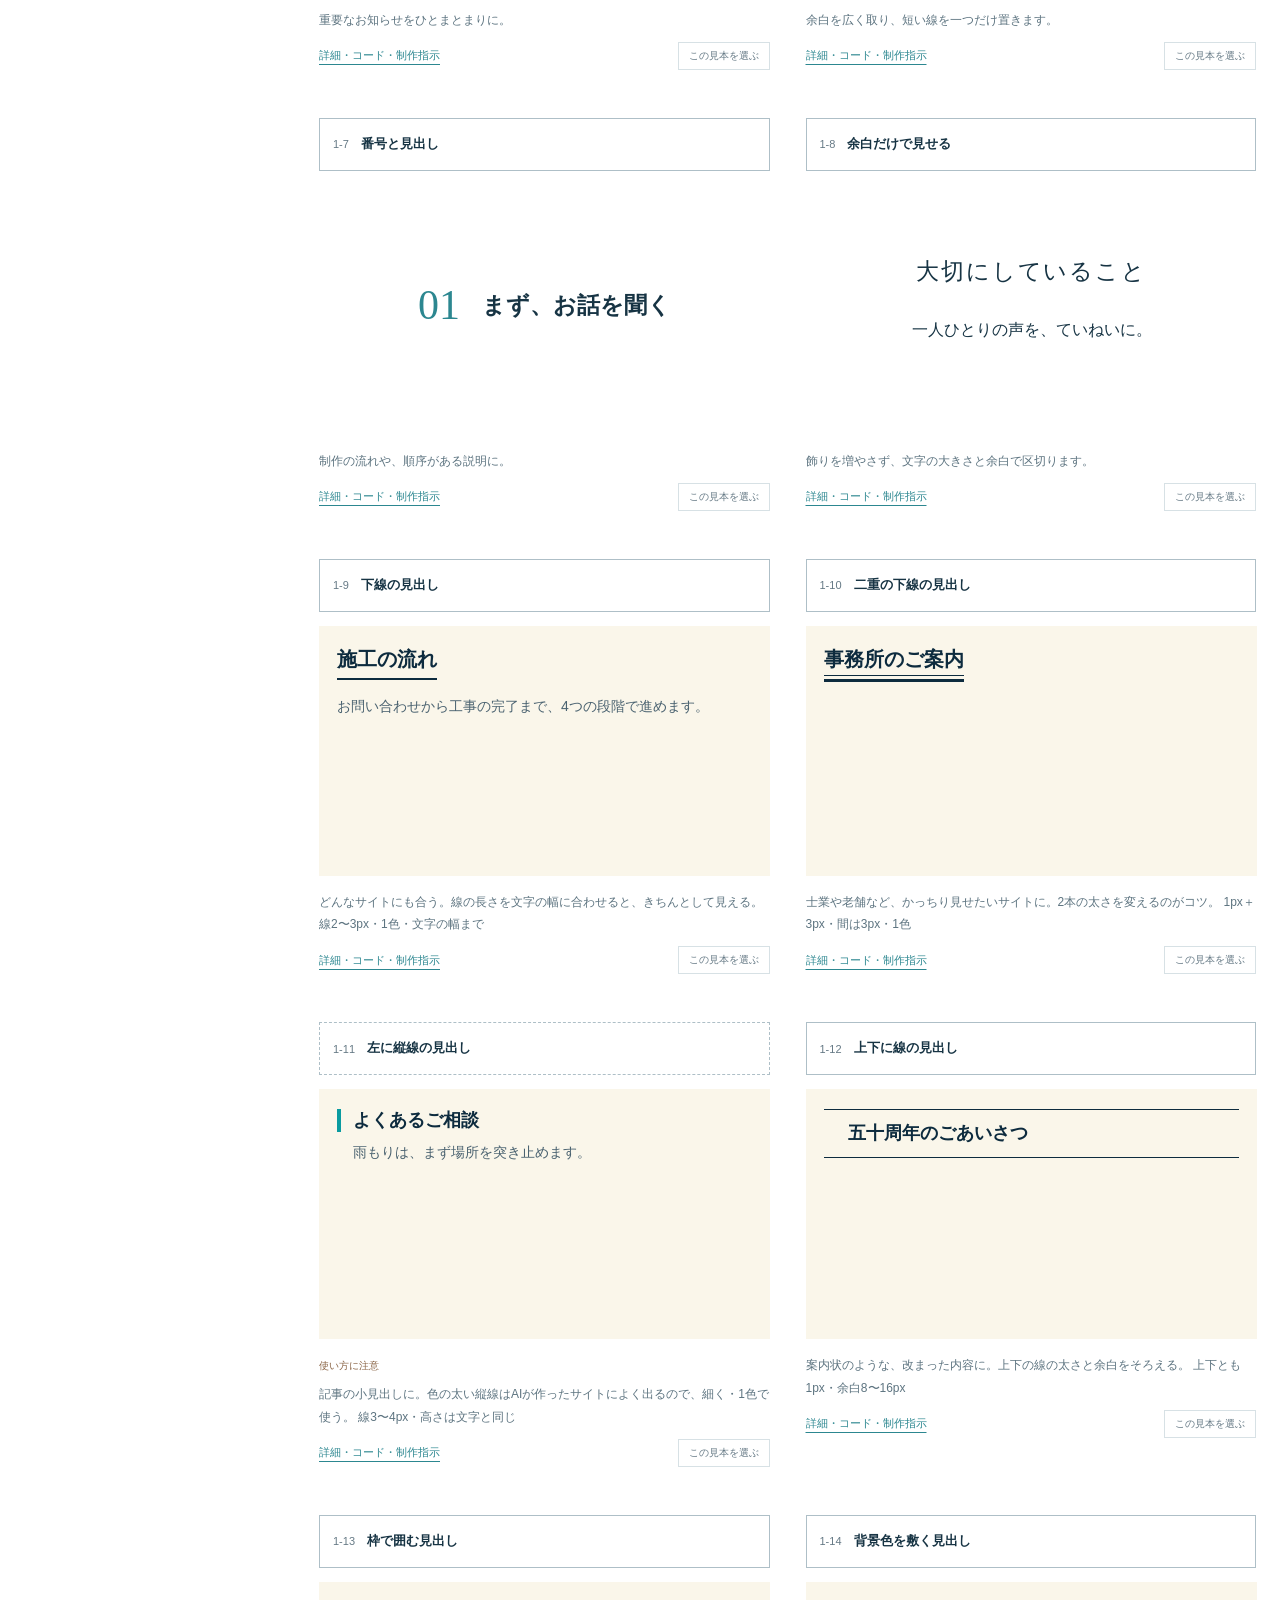
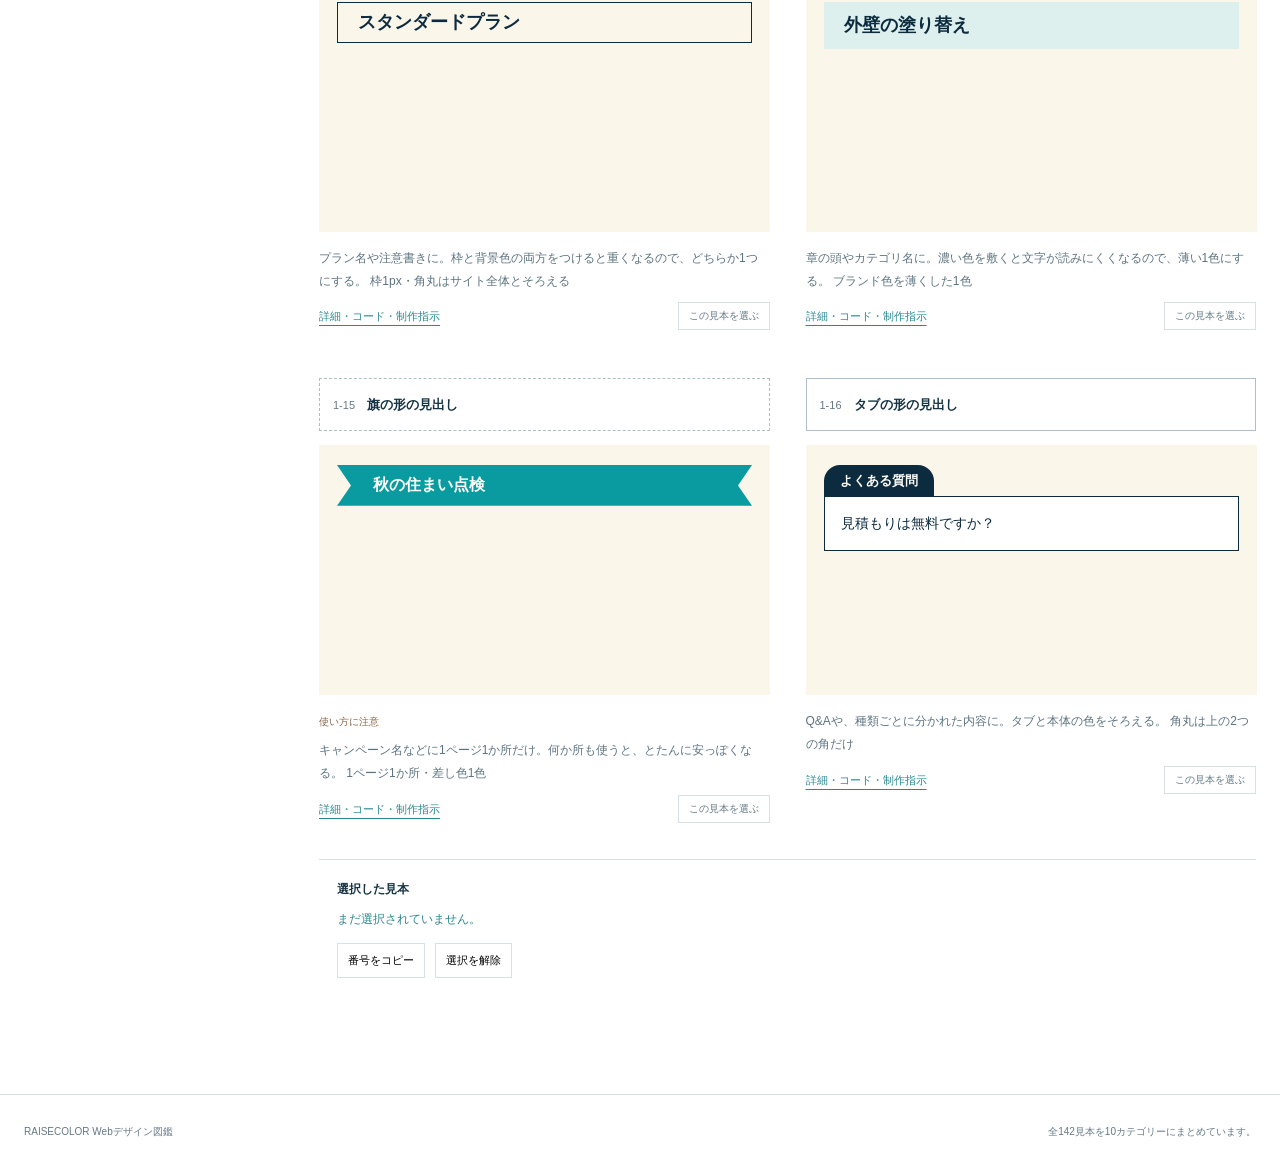
<file: decoration.html>
<!doctype html><html lang="ja"><head><meta charset="utf-8"><meta name="viewport" content="width=device-width,initial-scale=1"><title>あしらい図鑑 | RAISECOLOR</title><meta name="description" content="あしらい10カテゴリー142見本、動き12章85見本を、番号と実演で選べるWebデザイン図鑑。"><link rel="stylesheet" href="atlas.css"></head><body data-kind="decoration"><header class="top"><a href="index.html" class="brand">RAISECOLOR <span>Webデザイン図鑑</span></a><nav><a href="decoration.html">あしらい <b>142</b></a><a href="motion.html">動き <b>85</b></a><a href="index.html#more">配色・構成など</a></nav></header><div id="app"></div><dialog id="detail"><button class="close" aria-label="閉じる">閉じる ×</button><h2 id="detail-title"></h2><p id="detail-note"></p><div class="copy-actions"><button id="copy-code">見本のHTMLをコピー</button><button id="copy-prompt">制作指示をコピー</button></div><p id="copy-status" role="status"></p><pre id="source"></pre></dialog><div id="toast" role="status"></div><footer>RAISECOLOR Webデザイン図鑑<span>全142見本を10カテゴリーにまとめています。</span></footer><script src="atlas-data.js"></script><script src="original-data.js?v=unified10"></script><script src="atlas.js?v=unified10"></script></body></html>
</file>
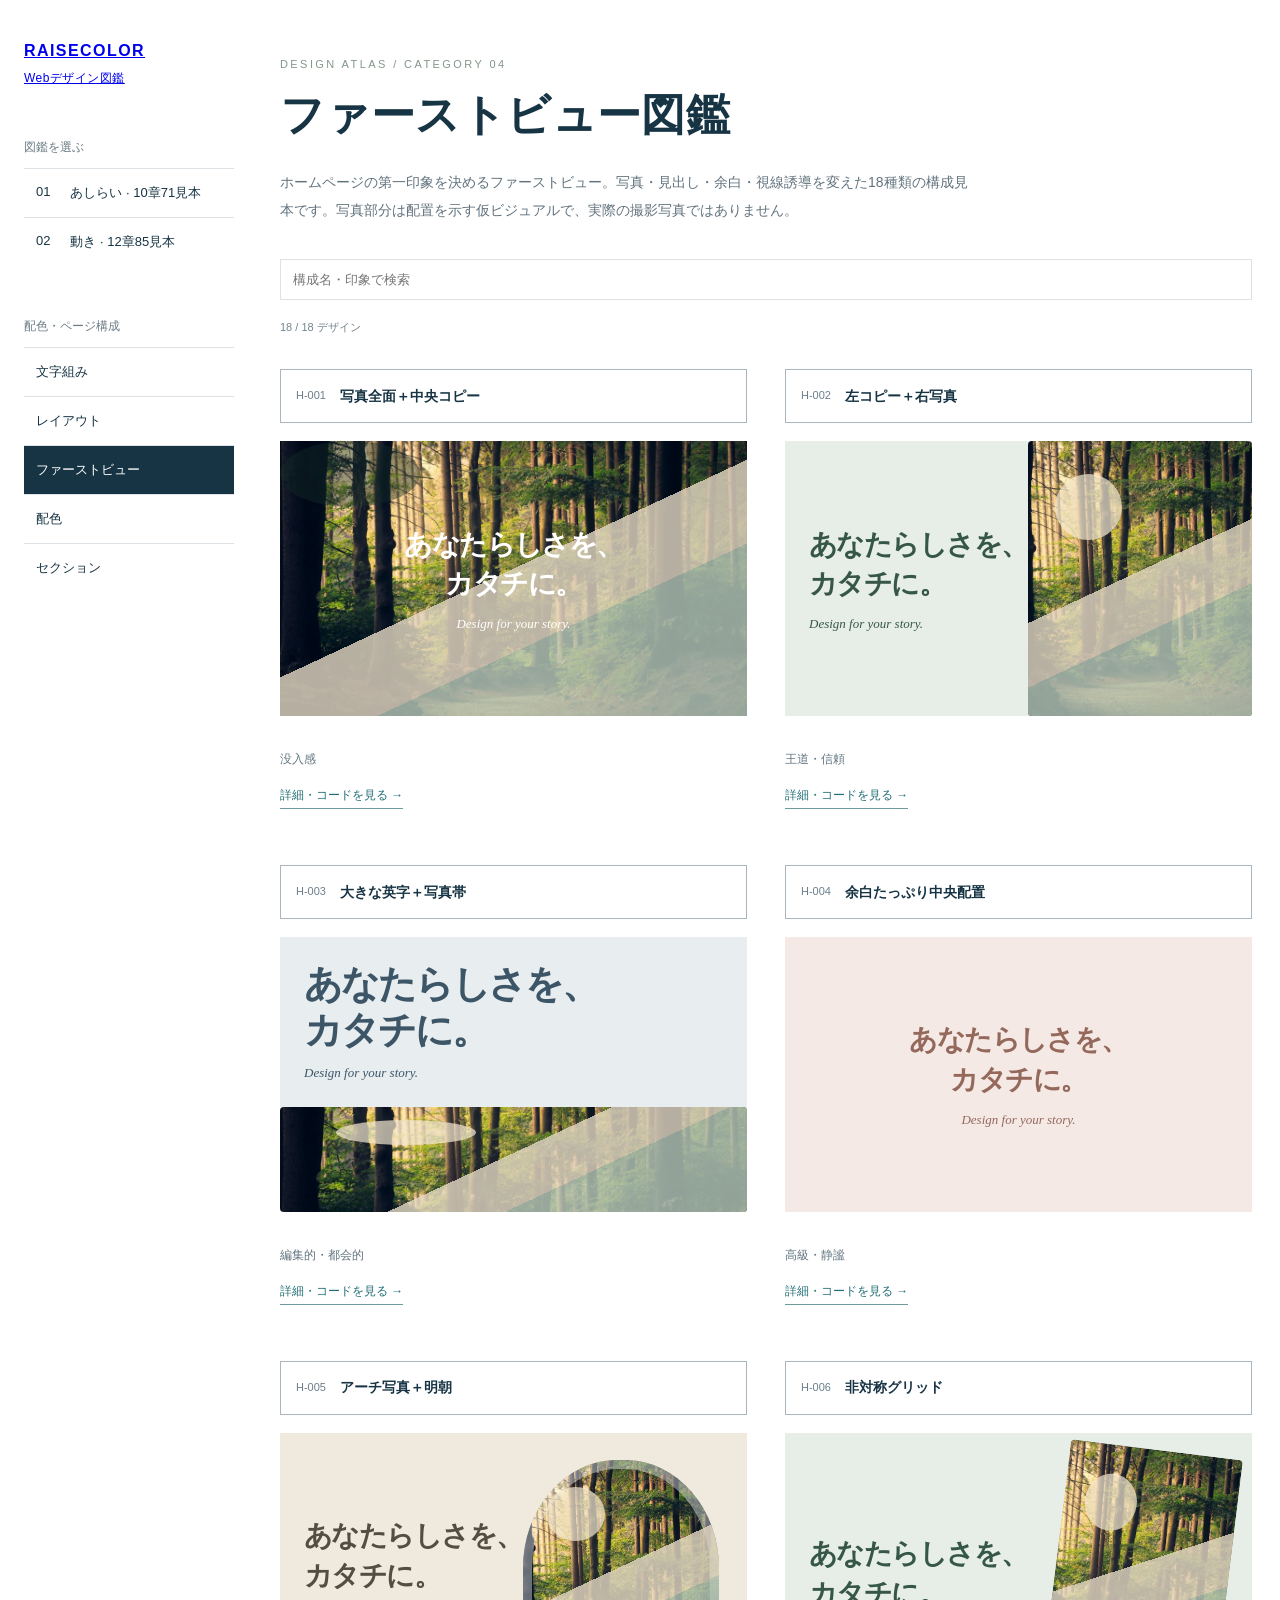
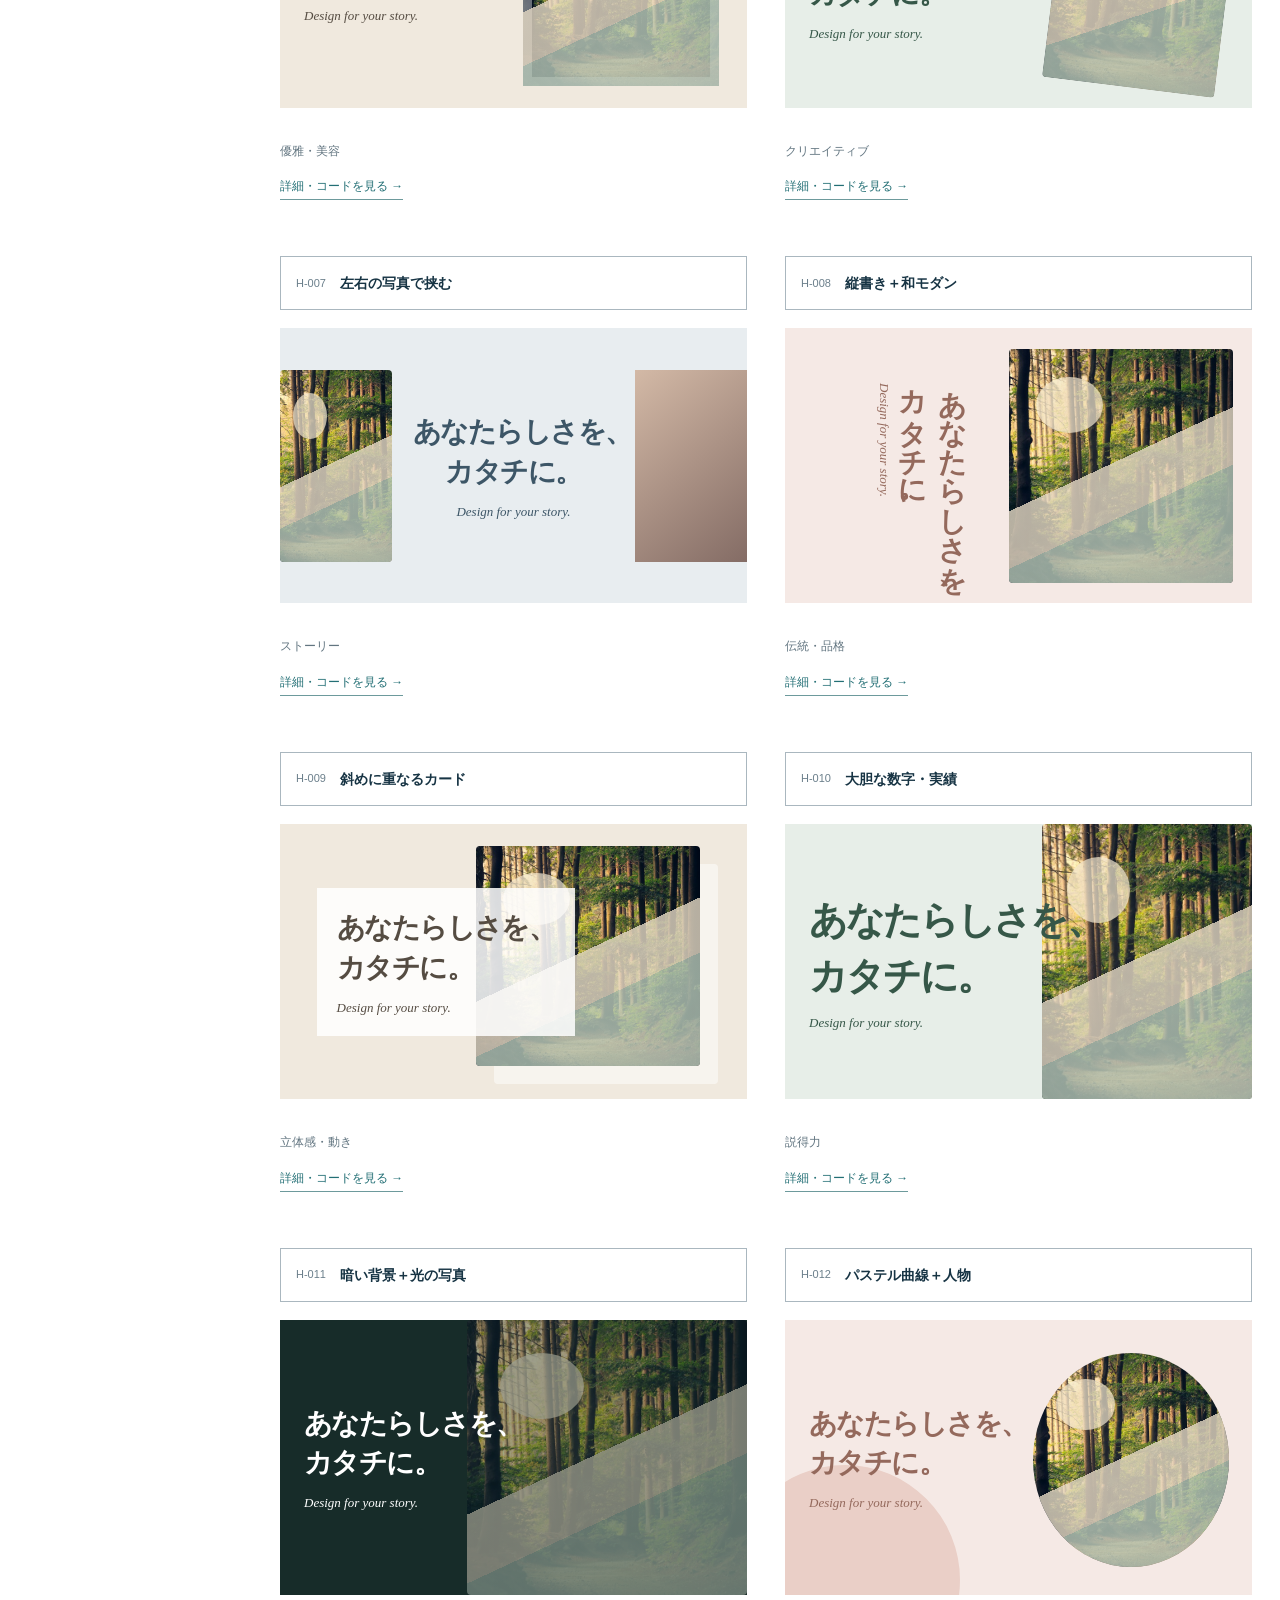
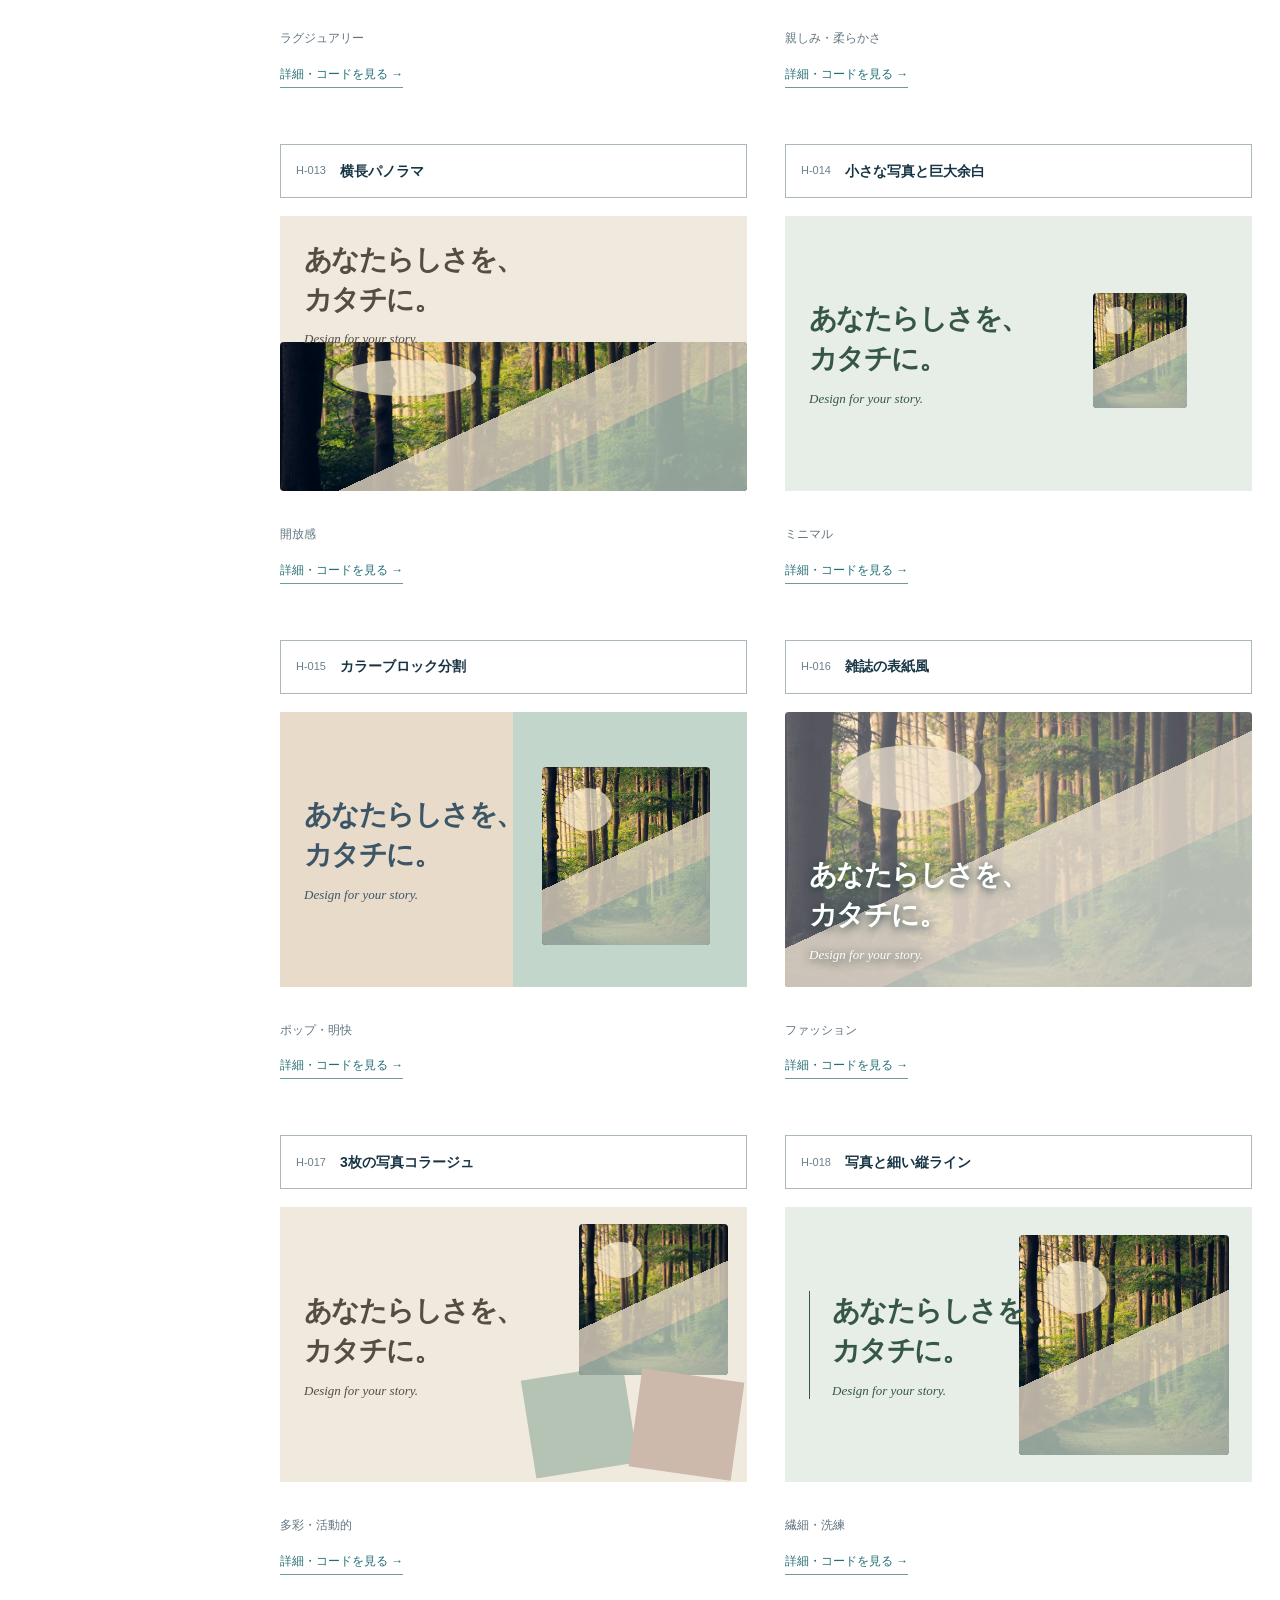
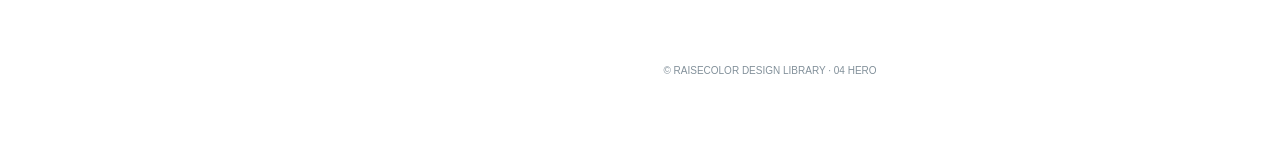
<file: hero.html>
<!doctype html><html lang="ja"><head><meta charset="utf-8"><meta name="viewport" content="width=device-width,initial-scale=1"><title>ファーストビュー図鑑 | RAISECOLOR</title><style>
*{box-sizing:border-box}body{margin:0;background:#fafaf8;color:#26382f;font-family:-apple-system,BlinkMacSystemFont,"Hiragino Kaku Gothic ProN",sans-serif}header{background:white;border-bottom:1px solid #e5e9e5;padding:23px 5%}header a{color:inherit;text-decoration:none;font-weight:700;font-size:13px}main{max-width:1250px;margin:auto;padding:62px 24px}.eyebrow{font-size:11px;letter-spacing:.22em;color:#839789}h1{font-size:clamp(34px,5vw,64px);margin:15px 0}.lead{color:#728277;line-height:1.9;max-width:760px}.tools{display:flex;gap:12px;flex-wrap:wrap;margin:35px 0 20px}input{font:inherit;flex:1;min-width:190px;border:1px solid #dce5de;border-radius:9px;padding:13px}.count{font-size:12px;color:#839388;margin-bottom:20px}.gallery{display:grid;grid-template-columns:repeat(2,minmax(0,1fr));gap:24px}.card{background:white;border:1px solid #e6eae6;border-radius:14px;overflow:hidden}.hero{height:295px;position:relative;overflow:hidden;padding:24px;display:flex;align-items:center;background:var(--bg);color:var(--fg)}.visual{position:absolute;background:linear-gradient(140deg,#a9bcb0,#4e786b 65%,#294e48);border-radius:4px;overflow:hidden}.visual:before{content:"";position:absolute;inset:0;background:linear-gradient(155deg,transparent 48%,#e4d8c3 48% 65%,#b7c8b8 65%);opacity:.8}.visual:after{content:"";position:absolute;left:12%;top:12%;width:30%;height:24%;border-radius:50%;background:#f4e8d0;opacity:.7}.copy{z-index:1;position:relative}.copy small{display:block;font-size:10px;letter-spacing:.19em;margin-bottom:12px}.copy strong{display:block;font-size:clamp(16px,2.15vw,30px);line-height:1.45;letter-spacing:-.055em;overflow-wrap:normal;word-break:keep-all}.copy strong .phrase{display:block;white-space:nowrap}.copy em{display:block;font:italic 13px Georgia,serif;margin-top:12px}.hero.full{justify-content:center;text-align:center;color:white}.full .visual{inset:0;border-radius:0}.full .visual:after{content:"";position:absolute;inset:0;background:#132d2799}.hero.split .copy{width:48%}.split .visual{right:0;top:0;width:48%;height:100%}.editorial{align-items:flex-start}.editorial .copy strong{font-size:clamp(22px,3vw,42px);line-height:1.2}.editorial .visual{bottom:0;left:0;width:100%;height:38%}.minimal{justify-content:center;text-align:center}.minimal .visual{display:none}.minimal .copy{max-width:70%}.arch .visual{right:6%;top:10%;width:42%;height:82%;border-radius:48% 48% 0 0;box-shadow:inset 0 0 0 9px #ffffff65}.arch .copy{width:50%;font-family:Georgia,serif}.asym .visual{right:5%;top:6%;width:37%;height:87%;transform:rotate(7deg)}.asym .copy{align-self:flex-end;margin-bottom:10%}.duo{justify-content:center;text-align:center}.duo .visual{left:0;top:15%;width:24%;height:70%}.duo:after{content:"";position:absolute;right:0;top:15%;width:24%;height:70%;background:linear-gradient(140deg,#d3b9a6,#846c65)}.duo .copy{max-width:48%}.vertical .copy{writing-mode:vertical-rl;height:190px;margin-left:16%}.vertical .visual{right:4%;width:48%;height:85%}.layer .visual{right:10%;top:8%;width:48%;height:80%;box-shadow:18px 18px 0 #ffffff80}.layer .copy{background:#ffffffd9;padding:20px;margin-left:3%}.number .copy strong{font-size:clamp(22px,3vw,42px)}.number .visual{right:0;top:0;width:45%;height:100%}.dark{background:#172c29;color:#fff}.dark .visual{right:0;top:0;width:60%;height:100%;opacity:.6}.soft .visual{right:5%;top:12%;width:42%;height:78%;border-radius:50%}.soft:before{content:"";position:absolute;width:230px;height:230px;border-radius:50%;background:#eacfc7;left:-55px;bottom:-100px}.panorama{align-items:flex-start}.panorama .visual{left:0;right:0;bottom:0;height:54%}.tiny .visual{right:14%;top:28%;width:20%;height:42%}.tiny .copy{max-width:48%}.blocks{background:linear-gradient(90deg,#e8dbca 0 50%,#c2d6cb 50%)}.blocks .visual{right:8%;top:20%;width:36%;height:65%}.cover .visual{inset:0;opacity:.65}.cover .copy{align-self:flex-end;color:white;text-shadow:0 2px 10px #203d3b}.collage .visual{right:4%;top:6%;width:32%;height:55%}.collage:before,.collage:after{content:"";position:absolute;background:#b4c3b4;width:22%;height:36%;right:25%;bottom:4%;transform:rotate(-9deg)}.collage:after{right:2%;bottom:3%;background:#cdb8ac;transform:rotate(8deg)}.collage .copy{max-width:48%}.line .visual{right:5%;top:10%;width:45%;height:80%}.line .copy{border-left:1px solid;padding-left:22px}.meta{padding:19px}.meta small{font-size:11px;color:#819487}.meta h2{font-size:17px;margin:9px 0}.meta p{font-size:12px;color:#78887c}.meta button,.actions button{border:0;border-radius:8px;padding:11px 14px;background:#294535;color:white;cursor:pointer}.modal{display:none;position:fixed;inset:0;background:#13291bbd;align-items:center;justify-content:center;padding:15px;z-index:5}.modal.open{display:flex}.panel{background:white;border-radius:16px;width:min(850px,100%);max-height:92vh;overflow:auto;padding:25px}.panel .hero{height:320px;border-radius:10px}.panel pre{white-space:pre-wrap;overflow-wrap:anywhere;background:#f2f5f1;border-radius:9px;padding:16px;font-size:12px;line-height:1.7}.actions{display:flex;gap:9px;flex-wrap:wrap}.actions .secondary{background:#e8eee9;color:#294535}footer{text-align:center;padding:55px;color:#899a8d;font-size:12px}@media(max-width:850px){.gallery{grid-template-columns:1fr}}@media(max-width:550px){main{padding:40px 15px}.hero{height:260px}.hero .copy strong{font-size:clamp(16px,4.2vw,24px)}.editorial .copy strong{font-size:37px}.number .copy strong{font-size:43px}.panel{padding:15px}}
</style><link rel="stylesheet" href="catalog.css"></head><body class="catalog-page"><aside class="catalog-nav"><a class="brand" href="index.html">RAISECOLOR<span>Webデザイン図鑑</span></a><p>図鑑を選ぶ</p><a href="decoration.html"><span>01</span>あしらい · 10章71見本</a><a href="motion.html"><span>02</span>動き · 12章85見本</a><p>配色・ページ構成</p><a href="typography.html" class="">文字組み</a><a href="layout.html" class="">レイアウト</a><a href="hero.html" class="selected">ファーストビュー</a><a href="colors.html" class="">配色</a><a href="sections.html" class="">セクション</a></aside><header><a href="index.html">← RAISECOLOR DESIGN LIBRARY</a></header><main><div class="eyebrow">DESIGN ATLAS / CATEGORY 04</div><h1>ファーストビュー図鑑</h1><p class="lead">ホームページの第一印象を決めるファーストビュー。写真・見出し・余白・視線誘導を変えた18種類の構成見本です。写真部分は配置を示す仮ビジュアルで、実際の撮影写真ではありません。</p><div class="tools"><input id="search" placeholder="構成名・印象で検索"></div><div id="count" class="count"></div><div class="gallery" id="gallery"></div></main><div class="modal" id="modal" role="dialog" aria-modal="true"><div class="panel"><h2 id="title"></h2><div id="large"></div><p id="explain"></p><h3>基本HTML・CSS</h3><pre id="code"></pre><h3>Codexへの指示文</h3><pre id="prompt"></pre><div class="actions"><button id="copyCode">コードをコピー</button><button id="copyPrompt">指示文をコピー</button><button class="secondary" id="close">閉じる</button></div></div></div><footer>© RAISECOLOR DESIGN LIBRARY · 04 HERO</footer><script>
const data=[["H-001","写真全面＋中央コピー","没入感","full"],["H-002","左コピー＋右写真","王道・信頼","split"],["H-003","大きな英字＋写真帯","編集的・都会的","editorial"],["H-004","余白たっぷり中央配置","高級・静謐","minimal"],["H-005","アーチ写真＋明朝","優雅・美容","arch"],["H-006","非対称グリッド","クリエイティブ","asym"],["H-007","左右の写真で挟む","ストーリー","duo"],["H-008","縦書き＋和モダン","伝統・品格","vertical"],["H-009","斜めに重なるカード","立体感・動き","layer"],["H-010","大胆な数字・実績","説得力","number"],["H-011","暗い背景＋光の写真","ラグジュアリー","dark"],["H-012","パステル曲線＋人物","親しみ・柔らかさ","soft"],["H-013","横長パノラマ","開放感","panorama"],["H-014","小さな写真と巨大余白","ミニマル","tiny"],["H-015","カラーブロック分割","ポップ・明快","blocks"],["H-016","雑誌の表紙風","ファッション","cover"],["H-017","3枚の写真コラージュ","多彩・活動的","collage"],["H-018","写真と細い縦ライン","繊細・洗練","line"]];const colors=[['#f0e9de','#554c42'],['#e7eee8','#365748'],['#e8edf0','#3d5667'],['#f5e9e5','#94695c']];const gallery=document.getElementById('gallery'),modal=document.getElementById('modal');let active;
function sample(d){const c=colors[(Number(d[0].slice(2))-1)%4];return '<div class="hero '+d[3]+'" style="--bg:'+c[0]+';--fg:'+c[1]+'"><div class="visual"></div><div class="copy"><small>RAISECOLOR / DESIGN</small><strong><span class="phrase">あなたらしさを、</span><span class="phrase">カタチに。</span></strong><em>Design for your story.</em></div></div>'}
function render(){let q=document.getElementById('search').value.toLowerCase();let a=data.filter(d=>d.join(' ').toLowerCase().includes(q));document.getElementById('count').textContent=a.length+' / '+data.length+' デザイン';gallery.innerHTML=a.map(d=>'<article class="card">'+sample(d)+'<div class="meta"><small>'+d[0]+'</small><h2>'+d[1]+'</h2><p>'+d[2]+'</p><button data-id="'+d[0]+'">詳細・コードを見る →</button></div></article>').join('');gallery.querySelectorAll('button').forEach(b=>b.onclick=()=>openDetail(b.dataset.id))}
function codeFor(d){const c=colors[(Number(d[0].slice(2))-1)%4];const variants={full:'position:relative;min-height:80vh;text-align:center;display:grid;place-items:center;',split:'display:grid;grid-template-columns:1fr 1fr;align-items:center;',editorial:'display:grid;grid-template-rows:auto 250px;',minimal:'display:grid;place-items:center;text-align:center;min-height:65vh;',arch:'display:grid;grid-template-columns:1fr 1fr;',asym:'display:grid;grid-template-columns:1.2fr .8fr;',duo:'display:grid;grid-template-columns:1fr 2fr 1fr;',vertical:'display:grid;grid-template-columns:1fr 1fr;',layer:'display:grid;grid-template-columns:1fr 1fr;',number:'display:grid;grid-template-columns:1fr 1fr;',dark:'display:grid;grid-template-columns:1fr 1fr;',soft:'display:grid;grid-template-columns:1fr 1fr;',panorama:'display:grid;grid-template-rows:auto 260px;',tiny:'display:grid;grid-template-columns:2fr 1fr;',blocks:'display:grid;grid-template-columns:1fr 1fr;',cover:'position:relative;min-height:80vh;',collage:'display:grid;grid-template-columns:1fr 1fr;',line:'display:grid;grid-template-columns:1fr 1fr;'};return '<section class="hero-'+d[0].toLowerCase()+'">\n  <div class="hero-copy">\n    <small>RAISECOLOR / DESIGN</small>\n    <h1>あなたらしさを、カタチに。</h1>\n    <p>ここにサービスの魅力を伝える一文を入れます。</p>\n  </div>\n  <img src="hero-photo.jpg" alt="サービスのイメージ">\n</section>\n<style>\n.hero-'+d[0].toLowerCase()+' {\n  '+variants[d[3]]+'\n  gap:clamp(20px,4vw,60px);\n  padding:clamp(50px,7vw,100px) 6%;\n  background:'+c[0]+';color:'+c[1]+';\n}\n.hero-'+d[0].toLowerCase()+' img{width:100%;height:100%;max-height:550px;object-fit:cover;}\n.hero-'+d[0].toLowerCase()+' h1{font-size:clamp(30px,4vw,62px);line-height:1.3;}\n@media(max-width:700px){.hero-'+d[0].toLowerCase()+'{display:flex;flex-direction:column;min-height:auto;}}\n</style>\n<!-- 基本構造です。プレビューの重なり・特殊な写真形状などは追加実装してください。 -->'}
function openDetail(id){active=data.find(d=>d[0]===id);document.getElementById('title').textContent=active[0]+'｜'+active[1];document.getElementById('large').innerHTML=sample(active);document.getElementById('explain').textContent='印象：'+active[2]+'。この見本はレイアウトの方向性を示すもので、完成写真や実際のブランド表現は別途調整します。';document.getElementById('code').textContent=codeFor(active);document.getElementById('prompt').textContent='RAISECOLORファーストビュー図鑑 '+active[0]+'「'+active[1]+'」を参考に、'+active[2]+'な第一印象のファーストビューを制作してください。写真と文字の配置、余白、読みやすさ、スマートフォン対応を重視し、見本の特殊な形状・重なりも再現してください。';modal.classList.add('open')}
document.getElementById('search').oninput=render;document.getElementById('close').onclick=()=>modal.classList.remove('open');modal.onclick=e=>{if(e.target===modal)modal.classList.remove('open')};document.onkeydown=e=>{if(e.key==='Escape')modal.classList.remove('open')};document.getElementById('copyCode').onclick=()=>navigator.clipboard.writeText(document.getElementById('code').textContent);document.getElementById('copyPrompt').onclick=()=>navigator.clipboard.writeText(document.getElementById('prompt').textContent);render();
</script><script src="catalog.js"></script></body></html>
</file>
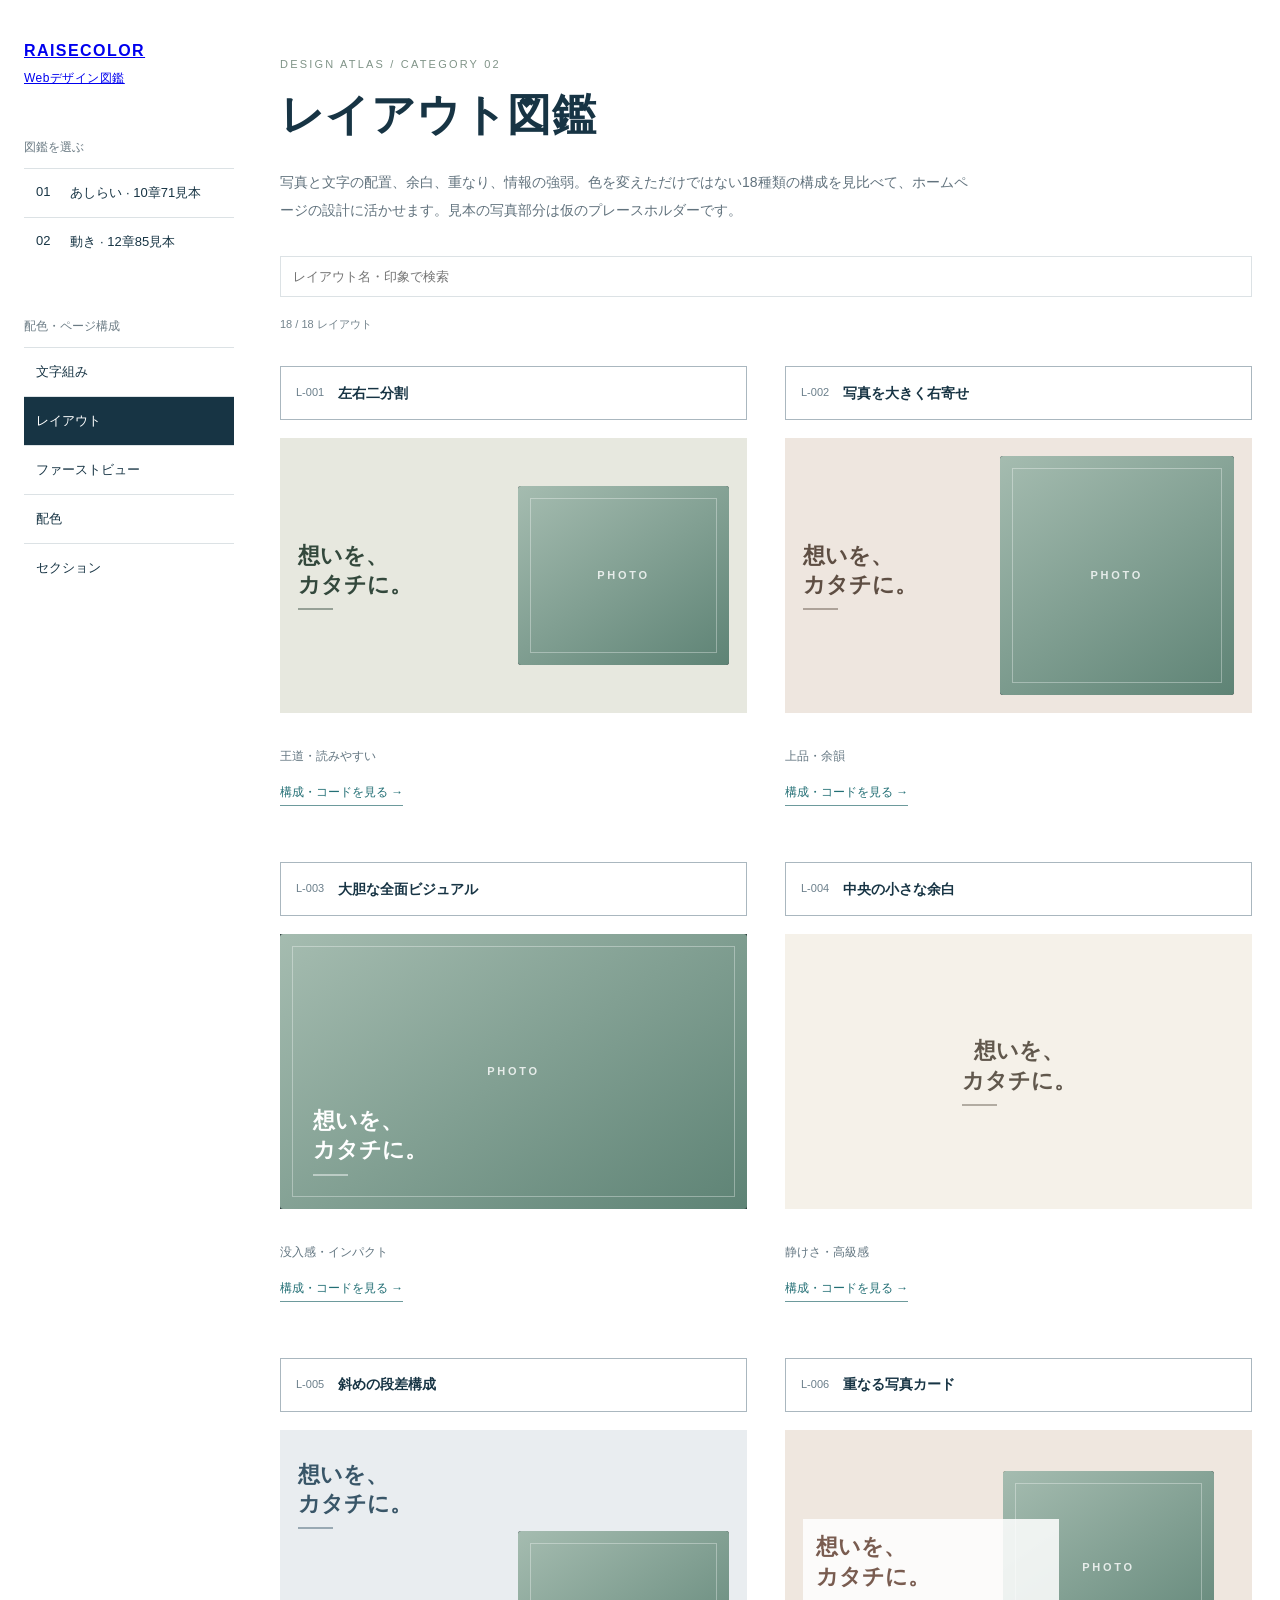
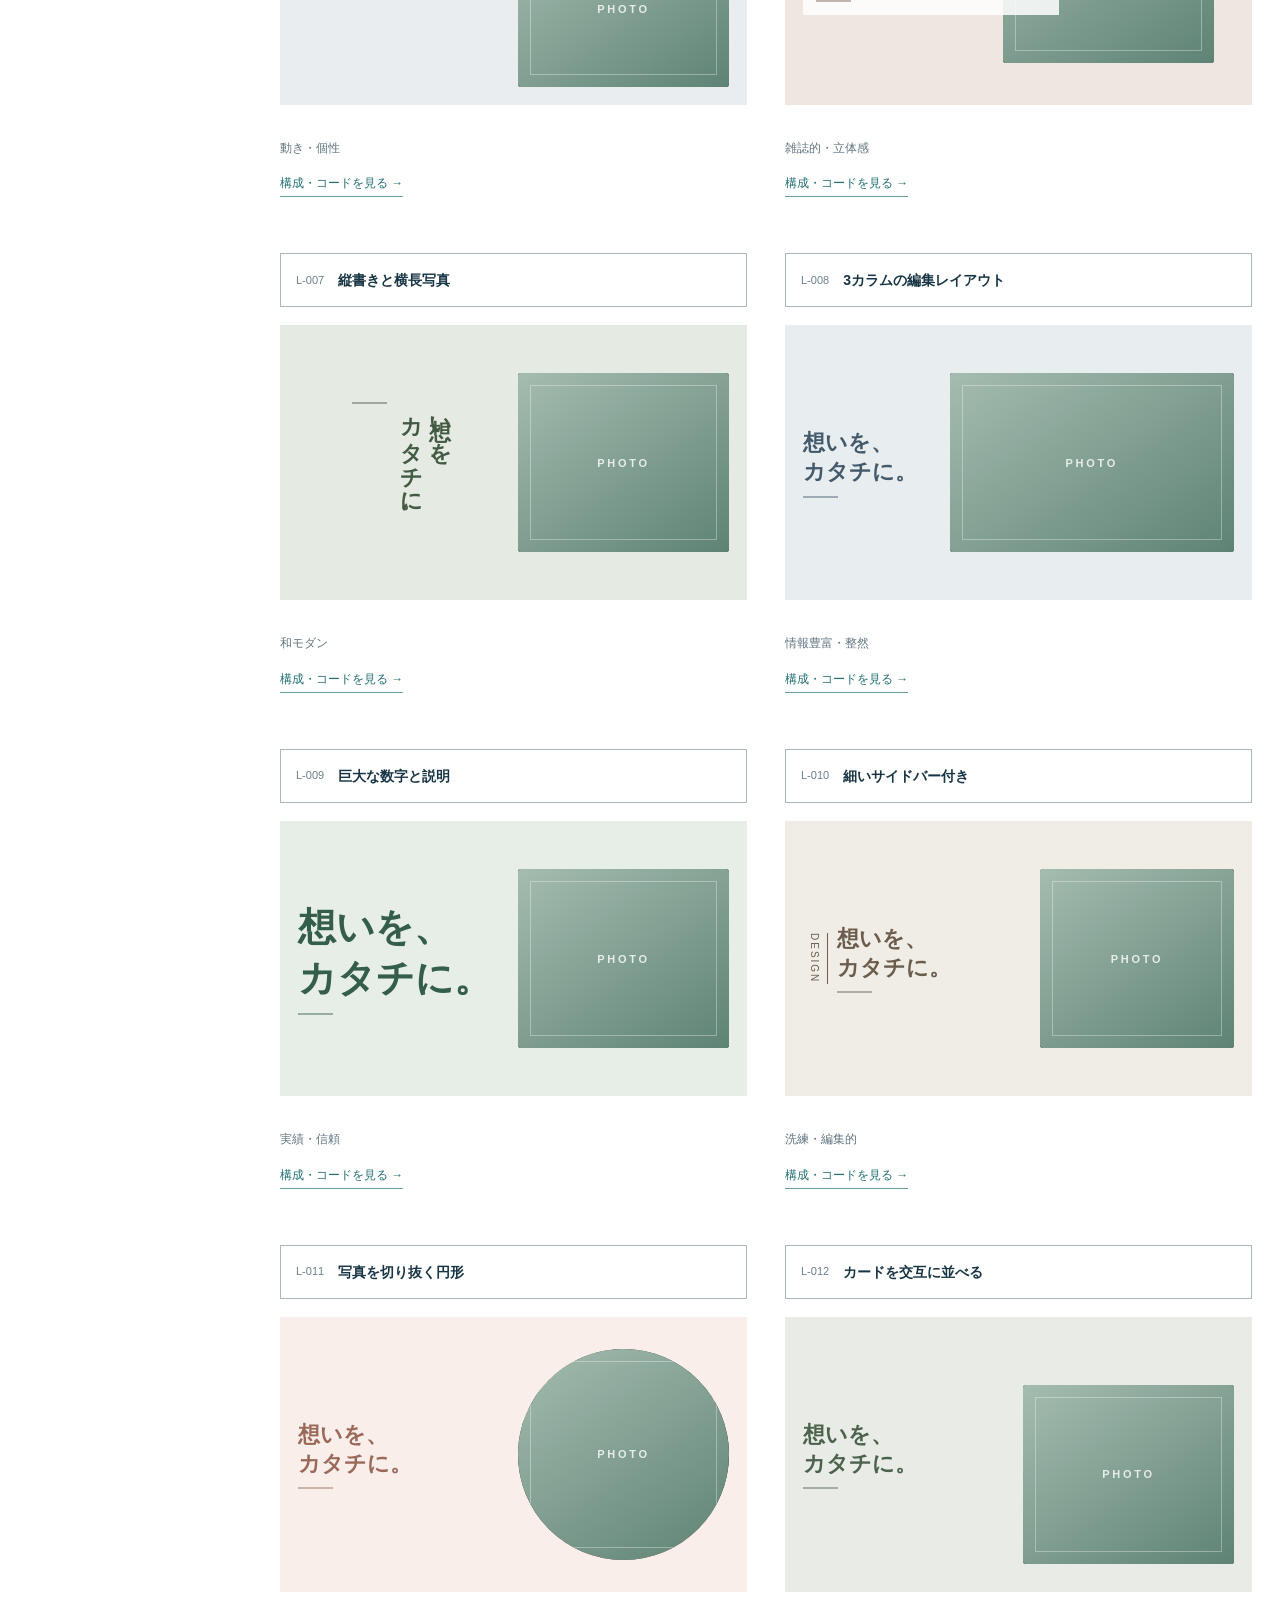
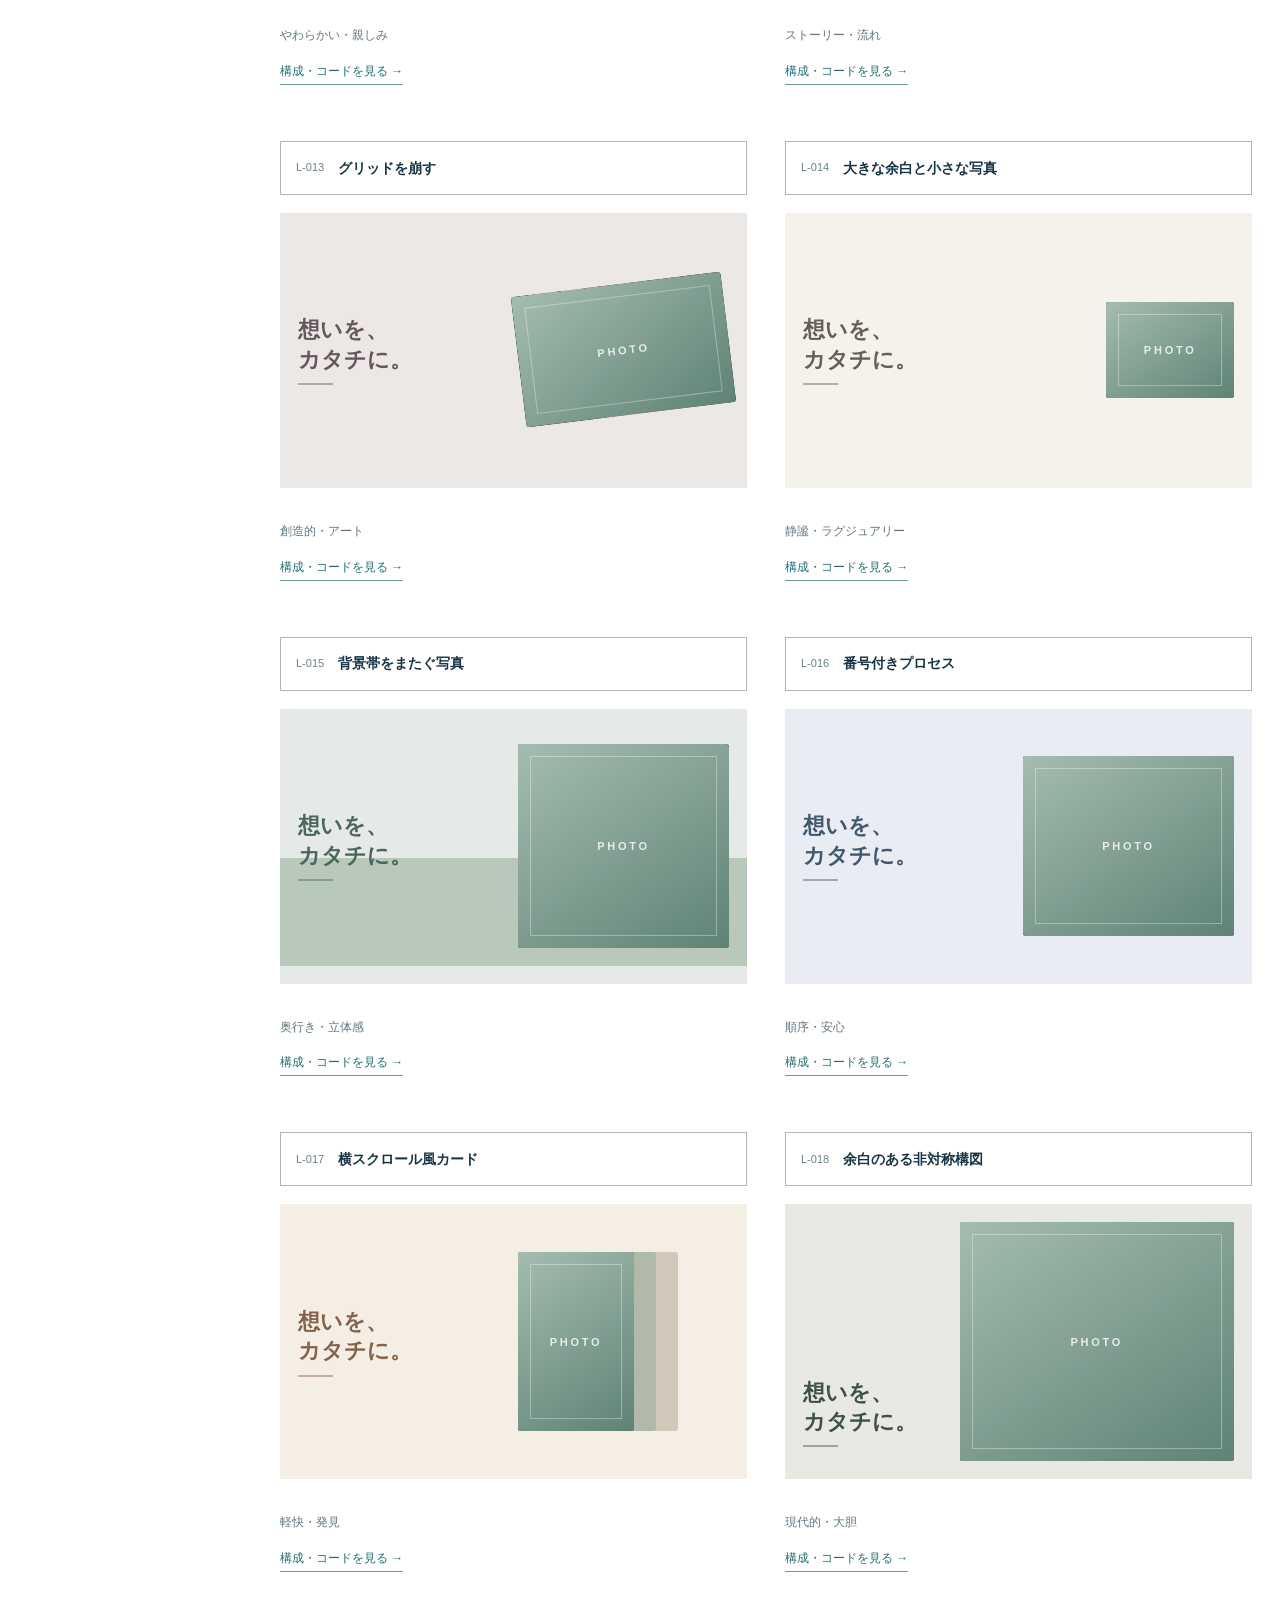
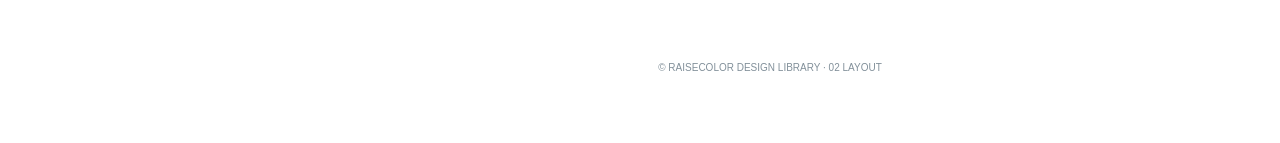
<file: layout.html>
<!doctype html><html lang="ja"><head><meta charset="utf-8"><meta name="viewport" content="width=device-width,initial-scale=1"><title>レイアウト図鑑 | RAISECOLOR</title><style>
*{box-sizing:border-box}body{margin:0;background:#fafaf8;color:#26362e;font-family:-apple-system,BlinkMacSystemFont,"Hiragino Kaku Gothic ProN",sans-serif}header{background:#fff;padding:24px 5%;border-bottom:1px solid #e6e9e5}header a{text-decoration:none;color:#26362e;font-weight:700;font-size:13px}main{max-width:1240px;margin:auto;padding:65px 24px}.eyebrow{font-size:11px;letter-spacing:.2em;color:#809488}h1{font-size:clamp(36px,5vw,65px);margin:12px 0}.lead{max-width:700px;color:#748176;line-height:1.9}.controls{display:flex;gap:10px;margin:36px 0 20px;flex-wrap:wrap}input{padding:13px 15px;border:1px solid #dfe5df;border-radius:8px;font:inherit;flex:1;min-width:180px}.count{font-size:12px;color:#7e8f83;margin-bottom:18px}.grid{display:grid;grid-template-columns:repeat(3,minmax(0,1fr));gap:22px}.card{background:white;border:1px solid #e7e9e5;border-radius:13px;overflow:hidden}.preview{height:230px;position:relative;overflow:hidden;padding:18px;display:flex;align-items:center;justify-content:center}.scene{width:100%;height:100%;position:relative;display:grid;grid-template-columns:1fr 1fr;align-items:center;gap:9px}.copy{z-index:2;display:flex;flex-direction:column;gap:9px}.copy small{font-size:9px;letter-spacing:.15em;opacity:.65}.copy strong{font-size:clamp(15px,1.7vw,24px);line-height:1.35}.copy i{width:35px;height:2px;background:currentColor;opacity:.45}.photo{background:linear-gradient(145deg,#a6b8aa,#55756a);border-radius:3px;height:75%;min-height:60px;position:relative;overflow:hidden}.photo:after{content:"PHOTO";position:absolute;inset:0;display:flex;align-items:center;justify-content:center;font:600 11px Arial,sans-serif;letter-spacing:.25em;color:#ffffffcc;background:linear-gradient(145deg,#a5bcb0,#5e8375);opacity:1;transform:none;border-radius:0;width:auto;height:auto}.photo:before{content:"";position:absolute;inset:12px;border:1px solid #ffffff55;z-index:1;pointer-events:none}.scene.right{grid-template-columns:1fr 1.25fr}.scene.right .photo{height:100%}.scene.full{display:flex;align-items:end}.scene.full .photo{position:absolute;inset:-18px;width:calc(100% + 36px);height:calc(100% + 36px);background:linear-gradient(140deg,#4d7469,#203e3b)}.scene.full .copy{color:white;padding:15px}.scene.center{display:flex;justify-content:center;text-align:center}.scene.center .photo{display:none}.scene.center .copy{max-width:70%}.scene.stagger .copy{align-self:start;margin-top:12px}.scene.stagger .photo{align-self:end;height:65%}.scene.overlap .photo{width:100%;height:80%;transform:translateX(-20px)}.scene.overlap .copy{background:#ffffffd9;padding:13px;margin-right:-45px}.scene.vertical .copy{writing-mode:vertical-rl;justify-self:center;max-height:155px}.scene.vertical .photo{height:75%}.scene.columns{grid-template-columns:repeat(3,1fr)}.scene.columns .copy{grid-column:1}.scene.columns .photo{grid-column:2/4}.scene.stat .copy strong{font-size:38px}.scene.sidebar{grid-template-columns:25px 1fr 1fr}.scene.sidebar:before{content:"DESIGN";writing-mode:vertical-rl;font-size:10px;letter-spacing:.2em;border-right:1px solid;padding-right:7px}.scene.circle .photo{border-radius:50%;height:auto;aspect-ratio:1}.scene.alternate .photo{transform:translateY(20px)}.scene.mosaic{grid-template-columns:1fr 1fr}.scene.mosaic .photo{height:55%;transform:rotate(-7deg)}.scene.minimal{grid-template-columns:1.5fr .65fr}.scene.minimal .photo{height:40%}.scene.band:before{content:"";position:absolute;background:#b8c9bc;width:calc(100% + 36px);height:45%;left:-18px;bottom:0}.scene.band .photo{height:85%;z-index:1}.scene.steps{grid-template-columns:1fr 1fr}.scene.steps .photo{background:repeating-linear-gradient(0deg,#b9c9d2 0 3px,transparent 3px 35px)}.scene.rail .photo{box-shadow:22px 0 0 #b0b9aa,44px 0 0 #d2c8b9;width:55%}.scene.asym{grid-template-columns:.7fr 1.3fr}.scene.asym .copy{align-self:end;margin-bottom:14px}.scene.asym .photo{height:100%}.meta{padding:18px}.meta small{color:#809488;font-size:11px}.meta h2{font-size:16px;margin:8px 0}.meta p{font-size:12px;color:#78867a}.meta button,.buttons button{border:0;border-radius:8px;background:#263f32;color:white;padding:11px 14px;cursor:pointer}.modal{position:fixed;inset:0;background:#13271bba;display:none;align-items:center;justify-content:center;padding:16px;z-index:10}.modal.show{display:flex}.panel{width:min(780px,100%);max-height:92vh;overflow:auto;background:white;border-radius:16px;padding:25px}.panel .preview{height:260px;border-radius:10px}.panel p{color:#66796b;line-height:1.8}.panel pre{white-space:pre-wrap;overflow-wrap:anywhere;background:#f1f5f1;border-radius:9px;padding:16px;font-size:12px;line-height:1.6}.buttons{display:flex;gap:10px;flex-wrap:wrap}.buttons .secondary{background:#e8eee9;color:#263f32}footer{text-align:center;color:#8b9c8f;font-size:12px;padding:60px}@media(max-width:960px){.grid{grid-template-columns:repeat(2,minmax(0,1fr))}}@media(max-width:600px){main{padding:40px 15px}.grid{grid-template-columns:1fr}.preview{height:250px}.panel{padding:16px}}
/* Japanese line-breaking quality rules */ .sample b,.sample,.copy strong,.mockbody h2,.preview h3,.tile b,.art .sample{overflow-wrap:normal;word-break:keep-all} .jp-phrase{display:inline-block;white-space:nowrap;max-width:100%} @media(max-width:600px){.preview .sample b,.preview .copy strong,.mockbody h2,.preview h3{font-size:clamp(16px,4vw,25px)} .tile b{font-size:clamp(10px,2.8vw,13px)}}</style><link rel="stylesheet" href="catalog.css"></head><body class="catalog-page"><aside class="catalog-nav"><a class="brand" href="index.html">RAISECOLOR<span>Webデザイン図鑑</span></a><p>図鑑を選ぶ</p><a href="decoration.html"><span>01</span>あしらい · 10章71見本</a><a href="motion.html"><span>02</span>動き · 12章85見本</a><p>配色・ページ構成</p><a href="typography.html" class="">文字組み</a><a href="layout.html" class="selected">レイアウト</a><a href="hero.html" class="">ファーストビュー</a><a href="colors.html" class="">配色</a><a href="sections.html" class="">セクション</a></aside><header><a href="index.html">← RAISECOLOR DESIGN LIBRARY</a></header><main><div class="eyebrow">DESIGN ATLAS / CATEGORY 02</div><h1>レイアウト図鑑</h1><p class="lead">写真と文字の配置、余白、重なり、情報の強弱。色を変えただけではない18種類の構成を見比べて、ホームページの設計に活かせます。見本の写真部分は仮のプレースホルダーです。</p><div class="controls"><input id="search" placeholder="レイアウト名・印象で検索"></div><div id="count" class="count"></div><div class="grid" id="grid"></div></main><div class="modal" id="modal" role="dialog" aria-modal="true"><div class="panel"><h2 id="name"></h2><div id="large"></div><p id="desc"></p><h3>HTML・CSS 実装例</h3><pre id="code"></pre><h3>Codexへの指示文</h3><pre id="prompt"></pre><div class="buttons"><button id="copyCode">コードをコピー</button><button id="copyPrompt">指示文をコピー</button><button class="secondary" id="close">閉じる</button></div></div></div><footer>© RAISECOLOR DESIGN LIBRARY · 02 LAYOUT</footer><script>
const data=[["L-001","左右二分割","王道・読みやすい","split","#e7e8df","#33483c"],["L-002","写真を大きく右寄せ","上品・余韻","right","#eee6df","#5e4e43"],["L-003","大胆な全面ビジュアル","没入感・インパクト","full","#293b38","#f6f3e8"],["L-004","中央の小さな余白","静けさ・高級感","center","#f5f1e9","#61584d"],["L-005","斜めの段差構成","動き・個性","stagger","#e9edf0","#395668"],["L-006","重なる写真カード","雑誌的・立体感","overlap","#efe7df","#795c50"],["L-007","縦書きと横長写真","和モダン","vertical","#e5ebe3","#435a43"],["L-008","3カラムの編集レイアウト","情報豊富・整然","columns","#e8edf0","#435a6b"],["L-009","巨大な数字と説明","実績・信頼","stat","#e7eee8","#345d4b"],["L-010","細いサイドバー付き","洗練・編集的","sidebar","#f0ede7","#6c5c4c"],["L-011","写真を切り抜く円形","やわらかい・親しみ","circle","#f9eee9","#9b695a"],["L-012","カードを交互に並べる","ストーリー・流れ","alternate","#e9ece6","#4c624c"],["L-013","グリッドを崩す","創造的・アート","mosaic","#ece8e6","#65575e"],["L-014","大きな余白と小さな写真","静謐・ラグジュアリー","minimal","#f5f1eb","#675e54"],["L-015","背景帯をまたぐ写真","奥行き・立体感","band","#e5e9e7","#4a665d"],["L-016","番号付きプロセス","順序・安心","steps","#e9edf3","#41596e"],["L-017","横スクロール風カード","軽快・発見","rail","#f5eee4","#84634c"],["L-018","余白のある非対称構図","現代的・大胆","asym","#e9e9e3","#3e5147"]],grid=document.getElementById('grid'),modal=document.getElementById('modal');let active;
function sample(d){return '<div class="preview" style="background:'+d[4]+';color:'+d[5]+'"><div class="scene '+d[3]+'"><div class="copy"><small>RAISECOLOR / DESIGN</small><strong><span class="jp-phrase">想いを、</span><br><span class="jp-phrase">カタチに。</span></strong><i></i></div><div class="photo" aria-label="写真の配置見本"></div></div></div>'}
function render(){let q=document.getElementById('search').value.toLowerCase();let f=data.filter(d=>d.join(' ').toLowerCase().includes(q));document.getElementById('count').textContent=f.length+' / '+data.length+' レイアウト';grid.innerHTML=f.map(d=>'<article class="card">'+sample(d)+'<div class="meta"><small>'+d[0]+'</small><h2>'+d[1]+'</h2><p>'+d[2]+'</p><button data-id="'+d[0]+'">構成・コードを見る →</button></div></article>').join('');grid.querySelectorAll('button').forEach(b=>b.onclick=()=>openDetail(b.dataset.id))}
function codeFor(d){let css={split:'grid-template-columns:1fr 1fr;',right:'grid-template-columns:1fr 1.25fr;',full:'grid-template-columns:1fr; min-height:70vh;',center:'grid-template-columns:1fr;text-align:center;',stagger:'grid-template-columns:1fr 1fr;align-items:end;',overlap:'grid-template-columns:1fr 1fr;',vertical:'grid-template-columns:1fr 2fr;',columns:'grid-template-columns:repeat(3,1fr);',stat:'grid-template-columns:1fr 1fr;',sidebar:'grid-template-columns:80px 1fr 1fr;',circle:'grid-template-columns:1fr 1fr;',alternate:'grid-template-columns:1fr 1fr;',mosaic:'grid-template-columns:1fr 1fr;',minimal:'grid-template-columns:1.5fr .65fr;',band:'grid-template-columns:1fr 1fr;',steps:'grid-template-columns:1fr 1fr;',rail:'grid-template-columns:1fr 1fr;',asym:'grid-template-columns:.7fr 1.3fr;'};return '<section class="layout-'+d[0].toLowerCase()+'">\n  <div class="layout-copy">\n    <small>RAISECOLOR / DESIGN</small>\n    <h2>想いを、カタチに。</h2>\n    <p>ここに紹介文を入れます。</p>\n  </div>\n  <img src="your-photo.jpg" alt="サービスのイメージ写真">\n</section>\n<style>\n.layout-'+d[0].toLowerCase()+' {\n  display:grid;\n  '+css[d[3]]+'\n  gap:clamp(24px,5vw,72px);\n  align-items:center;\n  padding:clamp(40px,7vw,100px) 6%;\n  background:'+d[4]+';\n  color:'+d[5]+';\n}\n.layout-'+d[0].toLowerCase()+' img {width:100%;height:100%;max-height:520px;object-fit:cover;}\n@media(max-width:700px){.layout-'+d[0].toLowerCase()+'{grid-template-columns:1fr;}}\n</style>\n<!-- これはレイアウトの基本構造です。プレビューの重なりや特殊な装飾は追加調整が必要です。 -->'}
function openDetail(id){active=data.find(d=>d[0]===id);document.getElementById('name').textContent=active[0]+'｜'+active[1];document.getElementById('large').innerHTML=sample(active);document.getElementById('desc').textContent='印象：'+active[2]+'。この構成は、文字と写真の優先順位を設計するための見本です。写真素材は別途差し替えてください。';document.getElementById('code').textContent=codeFor(active);document.getElementById('prompt').textContent='RAISECOLORレイアウト図鑑 '+active[0]+'「'+active[1]+'」を参考に、'+active[2]+'の印象を持つWebセクションを制作してください。写真と文字の配置、余白、視線誘導を再現し、スマートフォンでは自然な縦並びにしてください。図鑑のHTML・CSSを土台に、固有の装飾も必要に応じて実装してください。';modal.classList.add('show')}
document.getElementById('search').oninput=render;document.getElementById('close').onclick=()=>modal.classList.remove('show');modal.onclick=e=>{if(e.target===modal)modal.classList.remove('show')};document.onkeydown=e=>{if(e.key==='Escape')modal.classList.remove('show')};document.getElementById('copyCode').onclick=()=>navigator.clipboard.writeText(document.getElementById('code').textContent);document.getElementById('copyPrompt').onclick=()=>navigator.clipboard.writeText(document.getElementById('prompt').textContent);render();
</script><script src="catalog.js"></script></body></html>
</file>
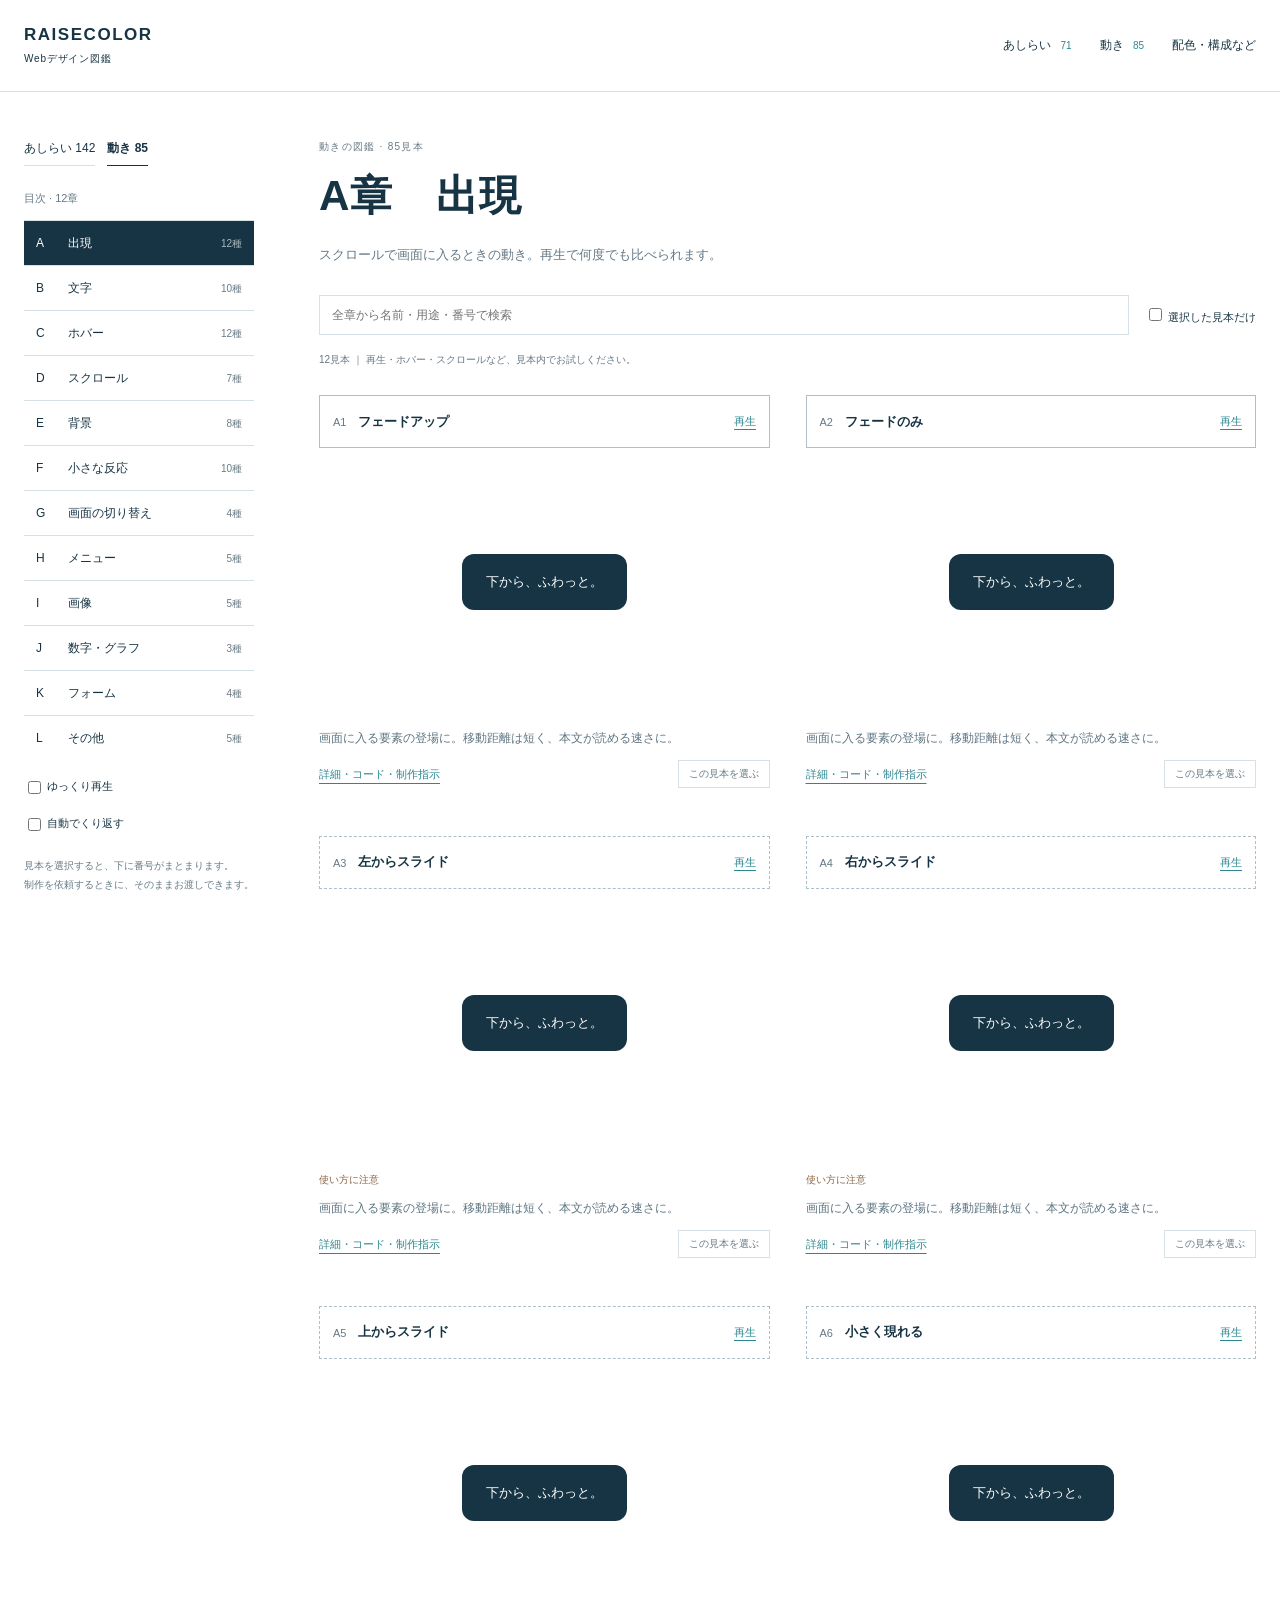
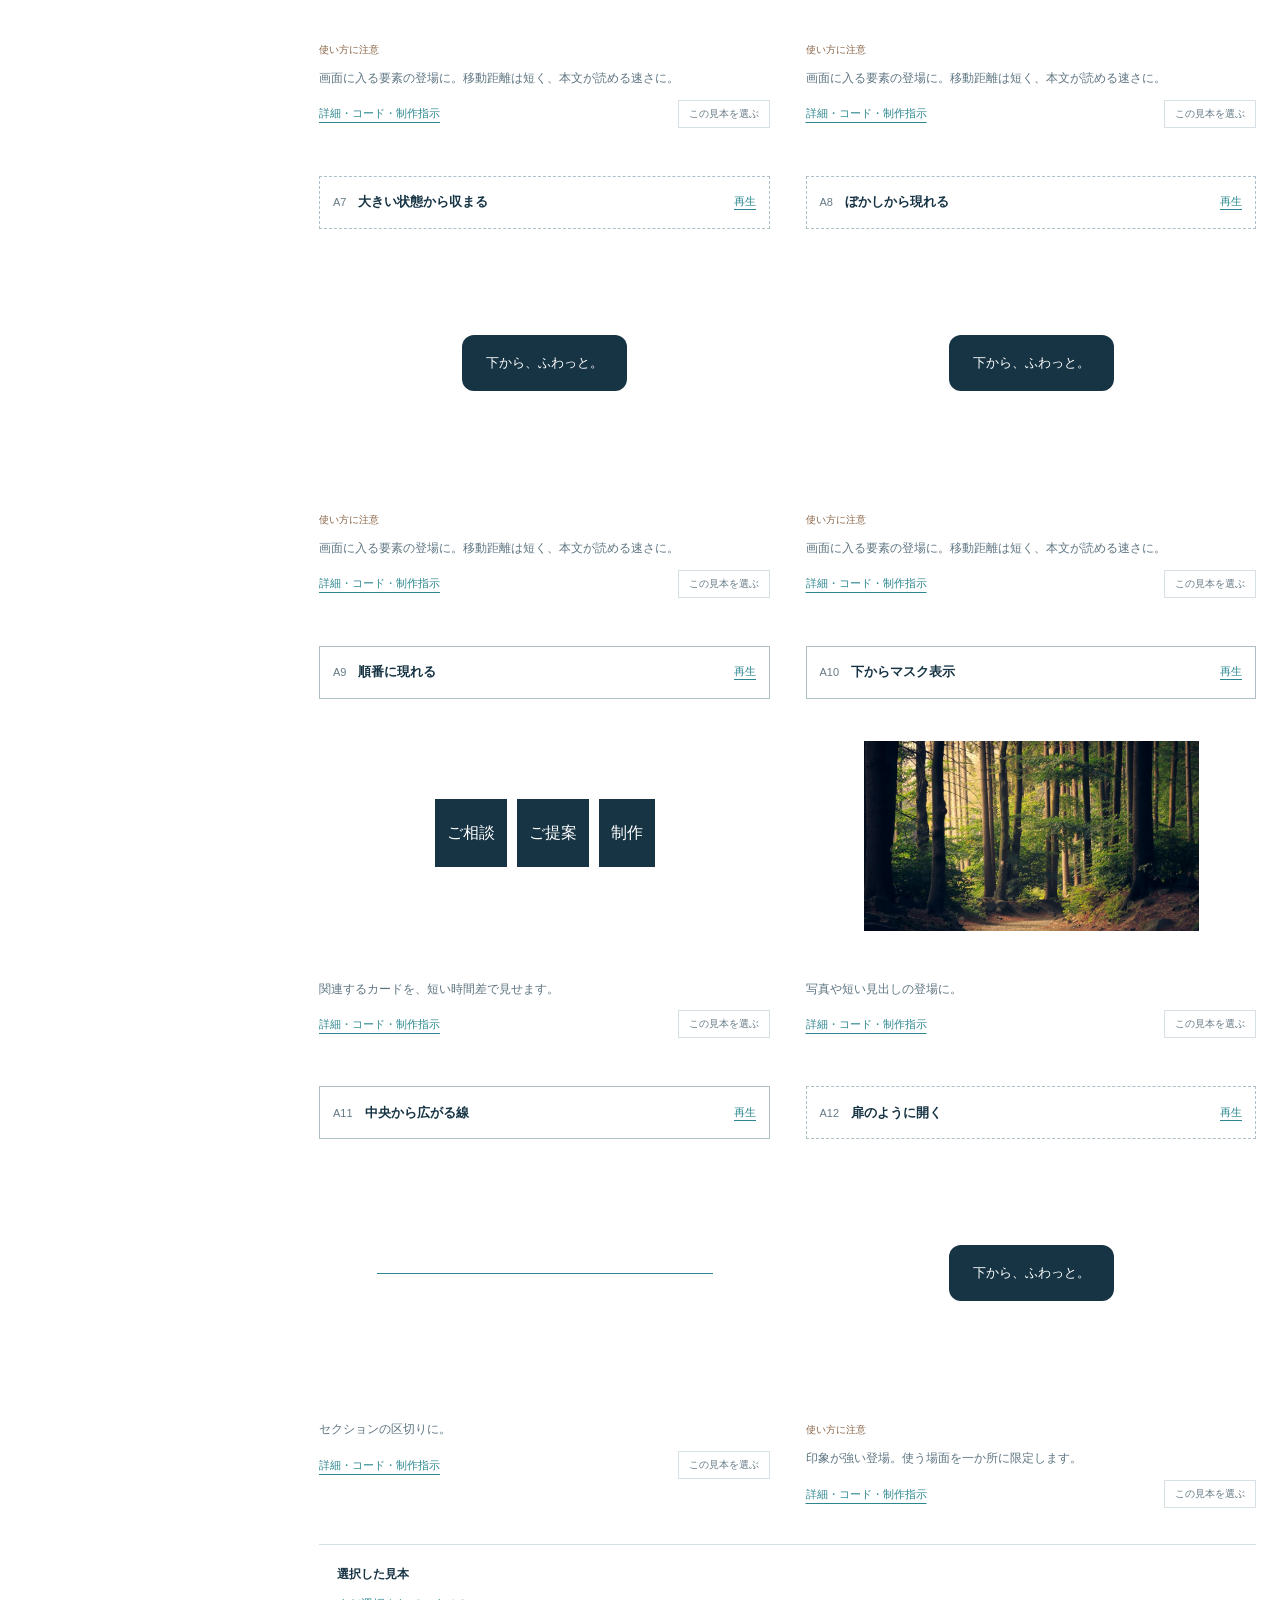
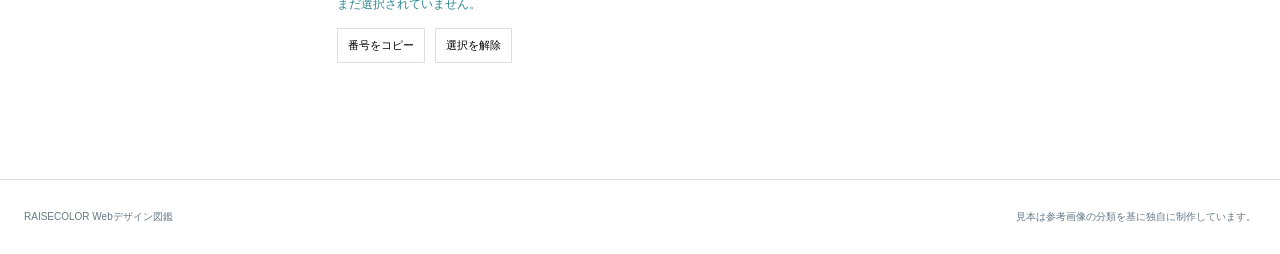
<file: motion.html>
<!doctype html><html lang="ja"><head><meta charset="utf-8"><meta name="viewport" content="width=device-width,initial-scale=1"><title>動きの図鑑 | RAISECOLOR</title><meta name="description" content="あしらい10章71見本、動き12章85見本を、番号と実演で選べるWebデザイン図鑑。"><link rel="stylesheet" href="atlas.css"></head><body data-kind="motion"><header class="top"><a href="index.html" class="brand">RAISECOLOR <span>Webデザイン図鑑</span></a><nav><a href="decoration.html">あしらい <b>71</b></a><a href="motion.html">動き <b>85</b></a><a href="index.html#more">配色・構成など</a></nav></header><div id="app"></div><dialog id="detail"><button class="close" aria-label="閉じる">閉じる ×</button><h2 id="detail-title"></h2><p id="detail-note"></p><div class="copy-actions"><button id="copy-code">見本のHTMLをコピー</button><button id="copy-prompt">制作指示をコピー</button></div><p id="copy-status" role="status"></p><pre id="source"></pre></dialog><div id="toast" role="status"></div><footer>RAISECOLOR Webデザイン図鑑<span>見本は参考画像の分類を基に独自に制作しています。</span></footer><script src="atlas-data.js"></script><script src="atlas.js"></script></body></html>
</file>
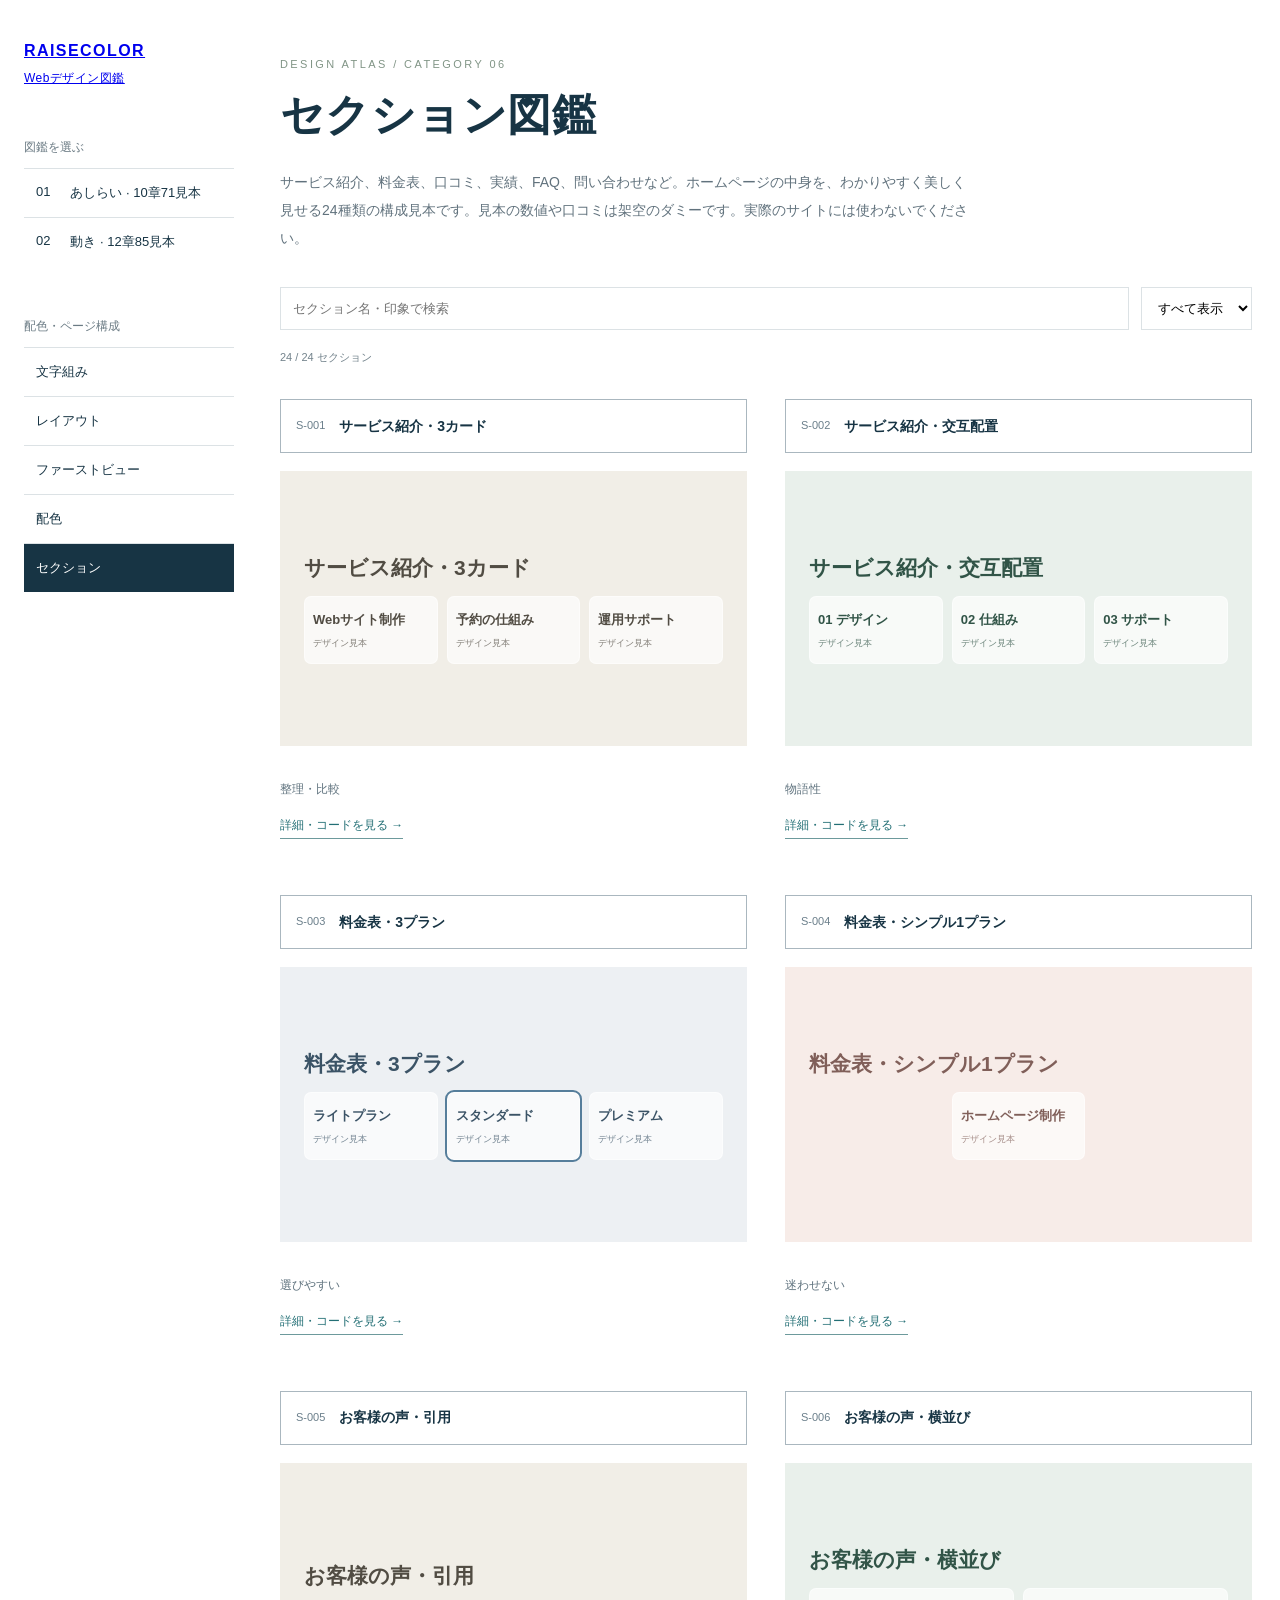
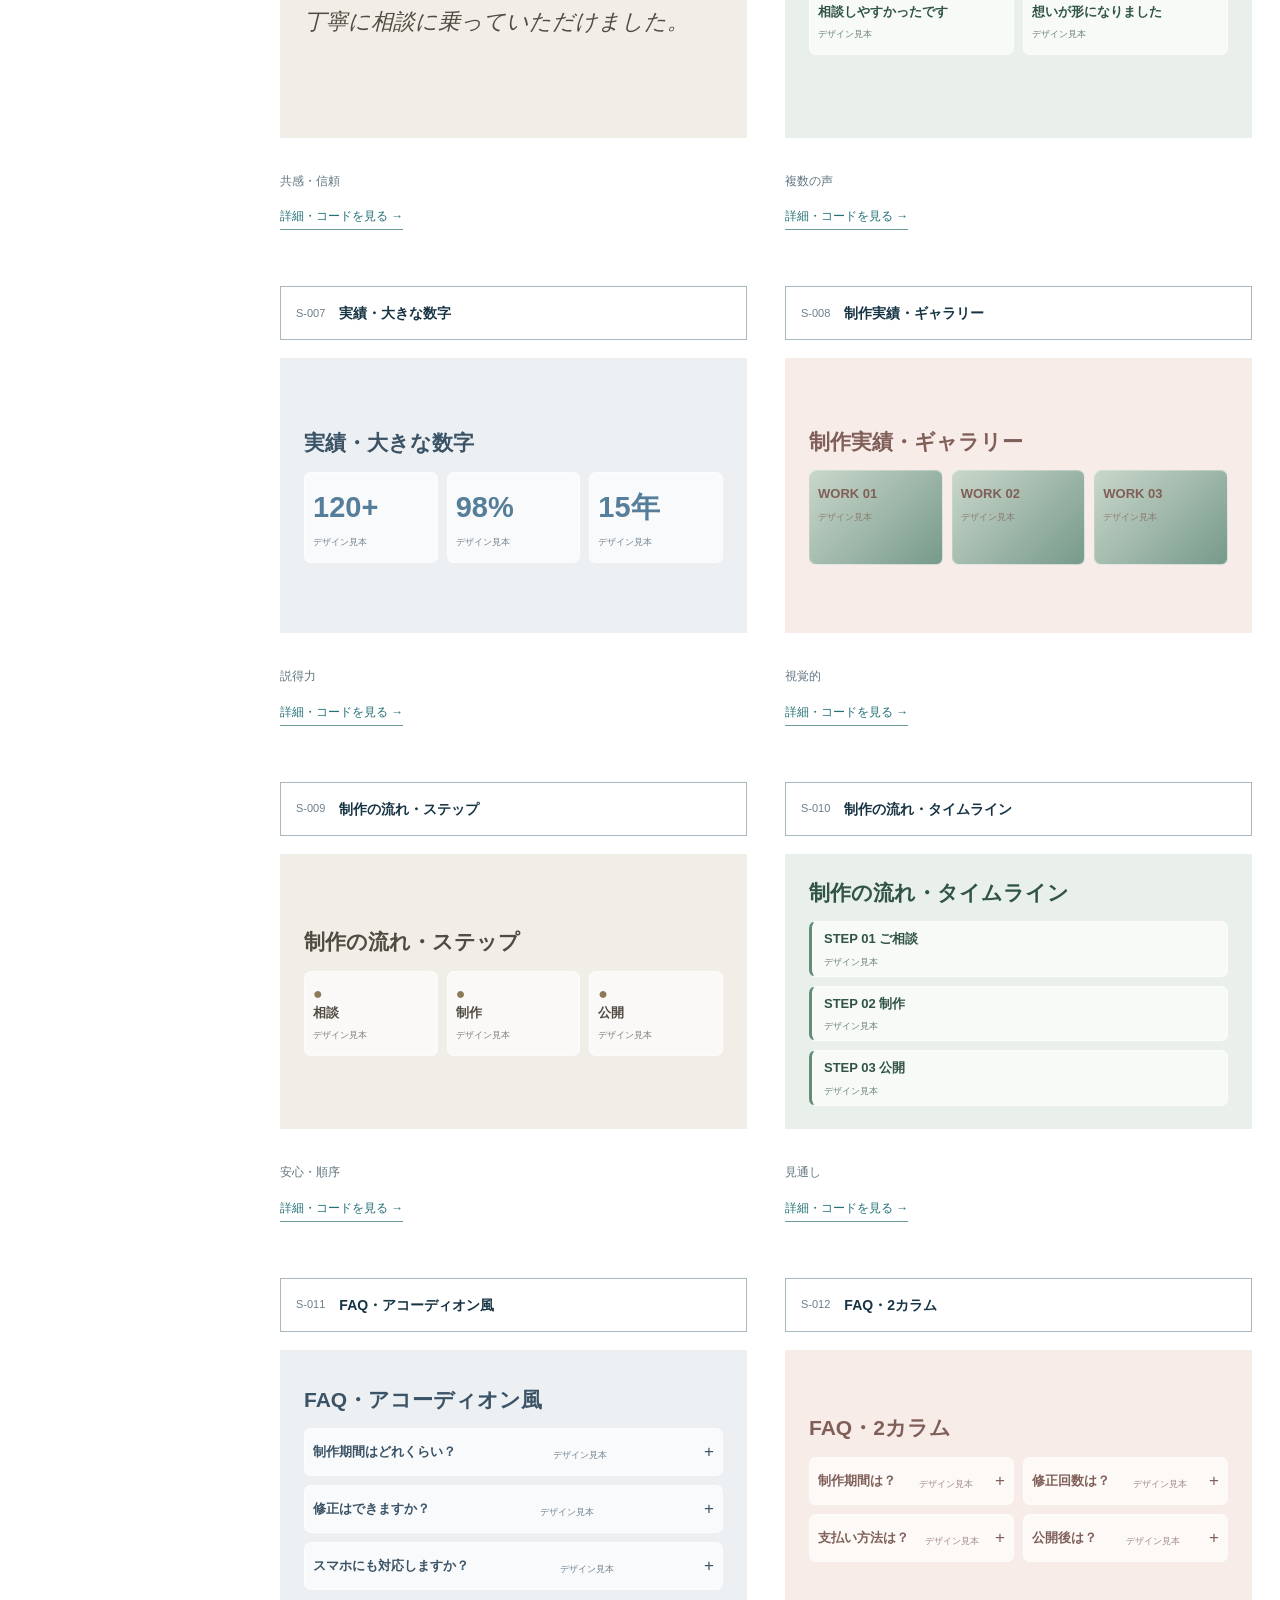
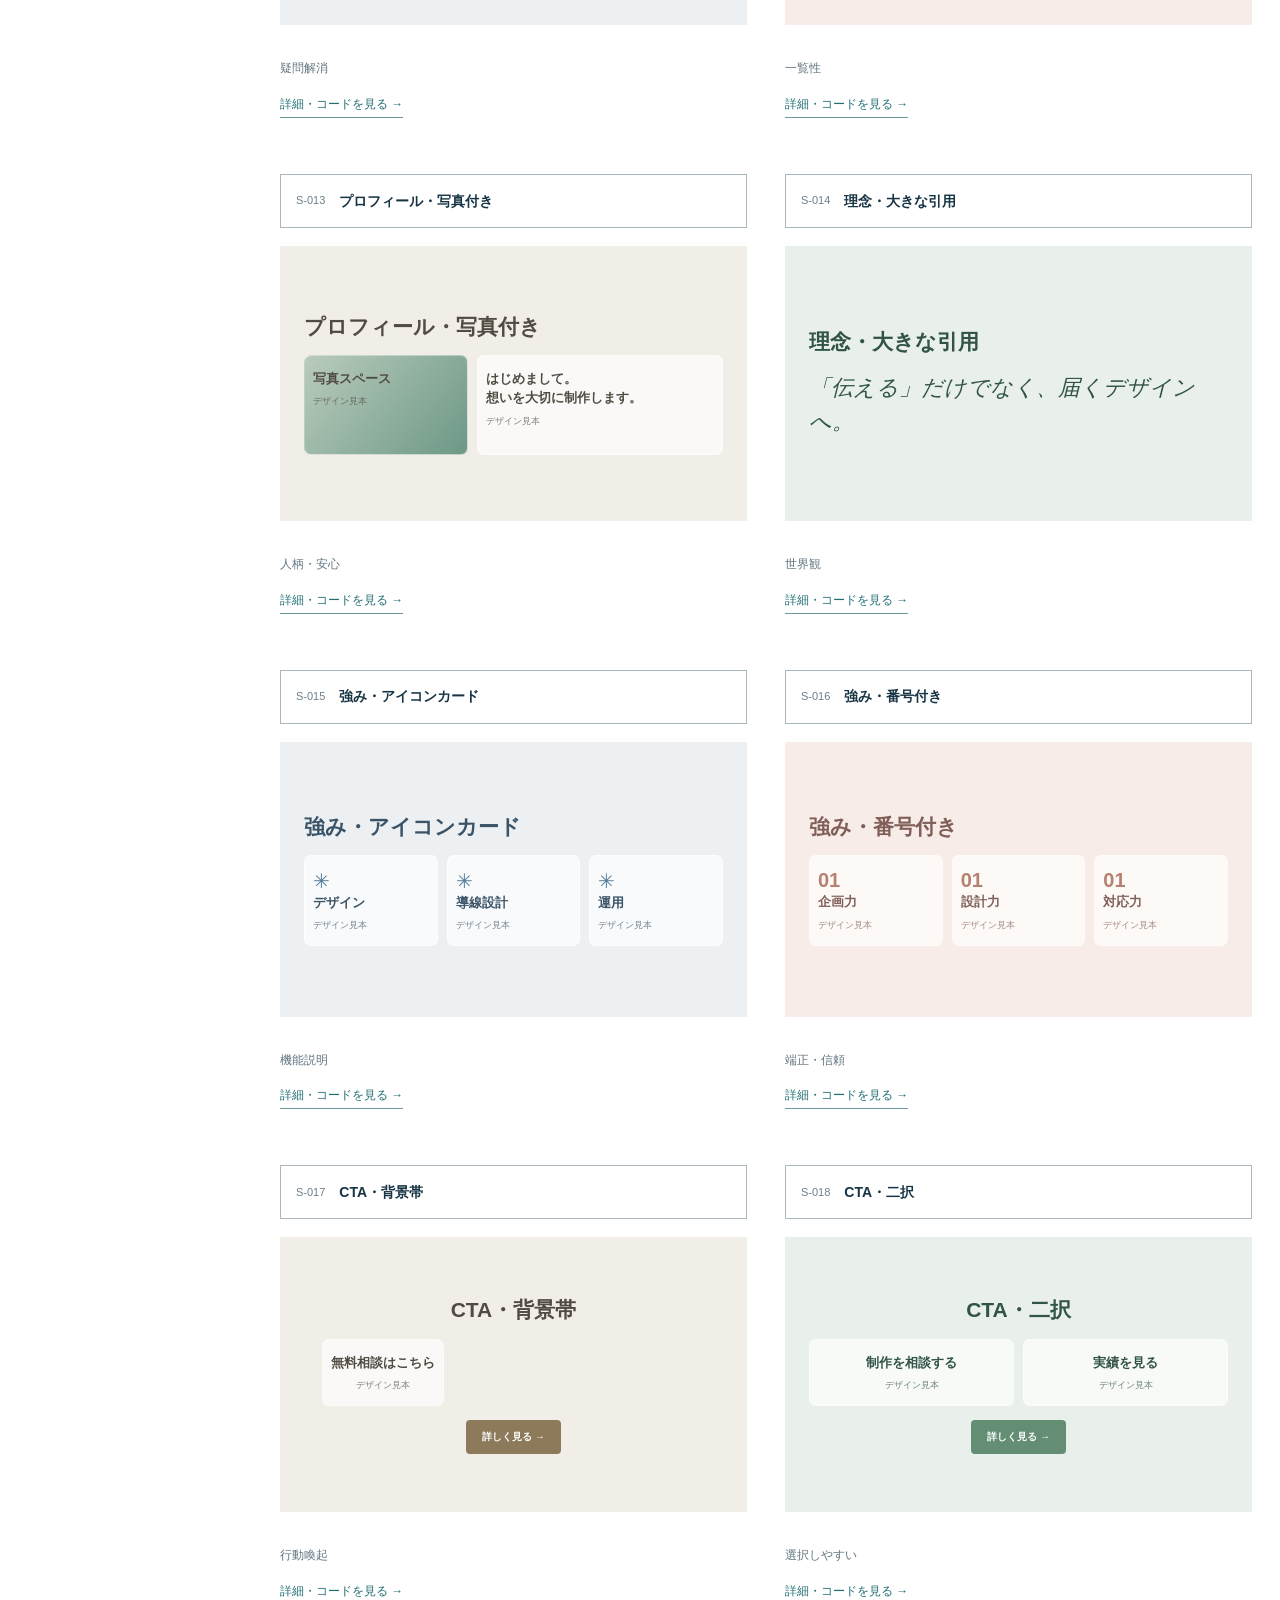
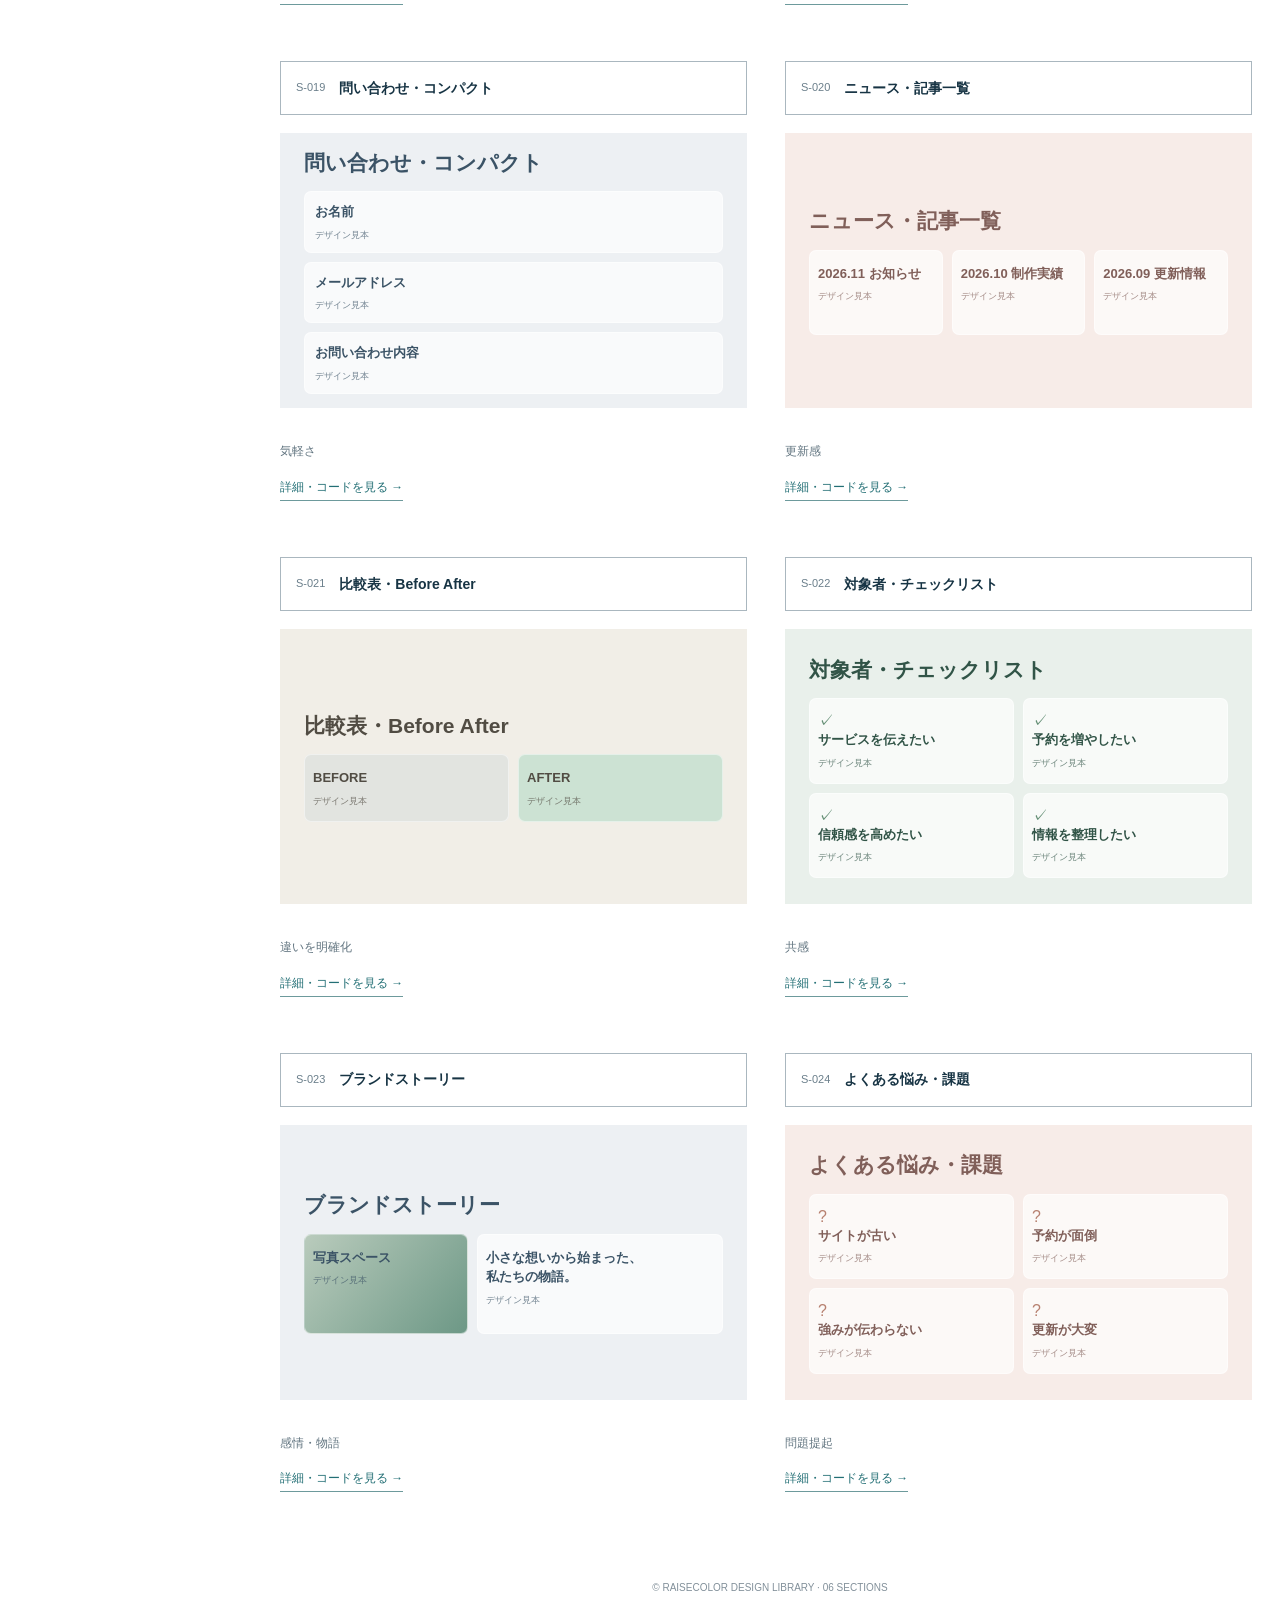
<file: sections.html>
<!doctype html><html lang="ja"><head><meta charset="utf-8"><meta name="viewport" content="width=device-width,initial-scale=1"><title>セクション図鑑 | RAISECOLOR</title><style>
*{box-sizing:border-box}body{margin:0;background:#fafaf8;color:#26382f;font-family:-apple-system,BlinkMacSystemFont,"Hiragino Kaku Gothic ProN",sans-serif}header{padding:23px 5%;background:white;border-bottom:1px solid #e4e9e4}header a{color:inherit;text-decoration:none;font-weight:700;font-size:13px}main{max-width:1250px;margin:auto;padding:65px 24px}.eyebrow{font-size:11px;letter-spacing:.22em;color:#819586}h1{font-size:clamp(36px,5vw,64px);margin:12px 0}.lead{max-width:780px;color:#708074;line-height:1.9}.tools{display:flex;gap:12px;flex-wrap:wrap;margin:35px 0 20px}input,select{font:inherit;border:1px solid #dce5dd;border-radius:9px;padding:13px;background:white}input{flex:1;min-width:180px}.count{font-size:12px;color:#849589;margin-bottom:18px}.gallery{display:grid;grid-template-columns:repeat(2,minmax(0,1fr));gap:24px}.card{border:1px solid #e5eae4;background:white;border-radius:14px;overflow:hidden}.preview{height:290px;background:var(--bg);color:var(--fg);padding:24px;display:flex;flex-direction:column;justify-content:center;gap:14px;overflow:hidden}.preview .ey{font-size:9px;letter-spacing:.16em;color:var(--accent)}.preview h3{font-size:21px;line-height:1.4;margin:0}.preview p{font-size:11px;line-height:1.7;margin:0;opacity:.8}.tiles{display:grid;grid-template-columns:repeat(3,1fr);gap:9px}.tile{background:#ffffffa8;border:1px solid #ffffff80;border-radius:7px;padding:13px 8px;min-width:0}.tile b{display:block;font-size:13px;line-height:1.5}.tile small{display:block;font-size:9px;margin-top:7px;opacity:.7}.button{display:inline-block;background:var(--accent);color:white;padding:10px 16px;border-radius:4px;font-size:10px;font-weight:700;align-self:flex-start}.preview.pricing .tile:nth-child(2){outline:2px solid var(--accent)}.preview.singleprice .tile{grid-column:2}.preview.testimonial blockquote,.preview.mission blockquote{font:italic 22px Georgia,"Yu Mincho",serif;line-height:1.55;margin:0}.preview.reviews .tiles{grid-template-columns:1fr 1fr}.preview.stats .tiles b{font-size:29px;color:var(--accent)}.preview.portfolio .tile{height:95px;background:linear-gradient(135deg,#c9d7cb,#779a8b)}.preview.steps .tiles{grid-template-columns:repeat(3,1fr)}.preview.steps .tile:before{content:"●";display:block;color:var(--accent)}.preview.timeline .tiles{grid-template-columns:1fr}.preview.timeline .tile{border-left:3px solid var(--accent);padding:7px 12px}.preview.faq .tiles,.preview.faqgrid .tiles{grid-template-columns:1fr}.preview.faq .tile,.preview.faqgrid .tile{display:flex;justify-content:space-between;align-items:center}.preview.faq .tile:after,.preview.faqgrid .tile:after{content:"+";font-size:17px}.preview.faqgrid .tiles{grid-template-columns:1fr 1fr}.preview.profile .tiles,.preview.story .tiles{grid-template-columns:1fr 1.5fr}.preview.profile .tile:first-child,.preview.story .tile:first-child{min-height:100px;background:linear-gradient(130deg,#b9cbbc,#6d9886)}.preview.features .tile:before{content:"✳";color:var(--accent);font-size:20px}.preview.numbered .tile:before{content:"01";color:var(--accent);font-size:20px;font-weight:800}.preview.cta,.preview.ctatwo{align-items:center;text-align:center}.preview.cta .button,.preview.ctatwo .button{align-self:center}.preview.ctatwo .tiles{grid-template-columns:1fr 1fr;width:100%}.preview.contact .tiles{grid-template-columns:1fr}.preview.contact .tile{padding:10px}.preview.news .tile{min-height:85px}.preview.compare .tiles{grid-template-columns:1fr 1fr}.preview.compare .tile:first-child{background:#e2e4e0}.preview.compare .tile:last-child{background:#cce2d3}.preview.check .tiles,.preview.pain .tiles{grid-template-columns:1fr 1fr}.preview.check .tile:before{content:"✓ ";color:var(--accent)}.preview.pain .tile:before{content:"? ";color:var(--accent)}.meta{padding:18px}.meta small{font-size:11px;color:#829487}.meta h2{font-size:17px;margin:8px 0}.meta p{font-size:12px;color:#748579}.meta button,.actions button{border:0;background:#294535;color:white;border-radius:8px;padding:11px 14px;cursor:pointer}.modal{position:fixed;inset:0;background:#13291dbb;display:none;align-items:center;justify-content:center;padding:15px;z-index:5}.modal.open{display:flex}.panel{width:min(830px,100%);max-height:92vh;overflow:auto;background:white;border-radius:16px;padding:25px}.panel .preview{height:330px;border-radius:10px}.panel p{line-height:1.8;color:#6c7e71}.panel pre{white-space:pre-wrap;overflow-wrap:anywhere;background:#f0f5f0;border-radius:9px;padding:16px;font-size:12px;line-height:1.7}.actions{display:flex;gap:9px;flex-wrap:wrap}.actions .secondary{background:#e8eee9;color:#294535}footer{text-align:center;color:#90a094;padding:55px;font-size:12px}@media(max-width:850px){.gallery{grid-template-columns:1fr}}@media(max-width:550px){main{padding:40px 15px}.preview{height:275px}.panel{padding:15px}.panel .preview{height:290px}}
/* Japanese line-breaking quality rules */ .sample b,.sample,.copy strong,.mockbody h2,.preview h3,.tile b,.art .sample{overflow-wrap:normal;word-break:keep-all} .jp-phrase{display:inline-block;white-space:nowrap;max-width:100%} @media(max-width:600px){.preview .sample b,.preview .copy strong,.mockbody h2,.preview h3{font-size:clamp(16px,4vw,25px)} .tile b{font-size:clamp(10px,2.8vw,13px)}}</style><link rel="stylesheet" href="catalog.css"></head><body class="catalog-page"><aside class="catalog-nav"><a class="brand" href="index.html">RAISECOLOR<span>Webデザイン図鑑</span></a><p>図鑑を選ぶ</p><a href="decoration.html"><span>01</span>あしらい · 10章71見本</a><a href="motion.html"><span>02</span>動き · 12章85見本</a><p>配色・ページ構成</p><a href="typography.html" class="">文字組み</a><a href="layout.html" class="">レイアウト</a><a href="hero.html" class="">ファーストビュー</a><a href="colors.html" class="">配色</a><a href="sections.html" class="selected">セクション</a></aside><header><a href="index.html">← RAISECOLOR DESIGN LIBRARY</a></header><main><div class="eyebrow">DESIGN ATLAS / CATEGORY 06</div><h1>セクション図鑑</h1><p class="lead">サービス紹介、料金表、口コミ、実績、FAQ、問い合わせなど。ホームページの中身を、わかりやすく美しく見せる24種類の構成見本です。見本の数値や口コミは架空のダミーです。実際のサイトには使わないでください。</p><div class="tools"><input id="search" placeholder="セクション名・印象で検索"><select id="category"><option value="">すべて表示</option><option value="サービス">サービス</option><option value="料金">料金</option><option value="声">お客様の声</option><option value="実績">実績</option><option value="FAQ">FAQ</option><option value="CTA">CTA</option></select></div><div id="count" class="count"></div><div class="gallery" id="gallery"></div></main><div class="modal" id="modal" role="dialog" aria-modal="true"><div class="panel"><h2 id="title"></h2><div id="large"></div><p id="desc"></p><h3>基本HTML・CSS</h3><pre id="code"></pre><h3>Codexへの指示文</h3><pre id="prompt"></pre><div class="actions"><button id="copyCode">コードをコピー</button><button id="copyPrompt">指示文をコピー</button><button class="secondary" id="close">閉じる</button></div></div></div><footer>© RAISECOLOR DESIGN LIBRARY · 06 SECTIONS</footer><script>
const data=[["S-001","サービス紹介・3カード","services","整理・比較"],["S-002","サービス紹介・交互配置","alternating","物語性"],["S-003","料金表・3プラン","pricing","選びやすい"],["S-004","料金表・シンプル1プラン","singleprice","迷わせない"],["S-005","お客様の声・引用","testimonial","共感・信頼"],["S-006","お客様の声・横並び","reviews","複数の声"],["S-007","実績・大きな数字","stats","説得力"],["S-008","制作実績・ギャラリー","portfolio","視覚的"],["S-009","制作の流れ・ステップ","steps","安心・順序"],["S-010","制作の流れ・タイムライン","timeline","見通し"],["S-011","FAQ・アコーディオン風","faq","疑問解消"],["S-012","FAQ・2カラム","faqgrid","一覧性"],["S-013","プロフィール・写真付き","profile","人柄・安心"],["S-014","理念・大きな引用","mission","世界観"],["S-015","強み・アイコンカード","features","機能説明"],["S-016","強み・番号付き","numbered","端正・信頼"],["S-017","CTA・背景帯","cta","行動喚起"],["S-018","CTA・二択","ctatwo","選択しやすい"],["S-019","問い合わせ・コンパクト","contact","気軽さ"],["S-020","ニュース・記事一覧","news","更新感"],["S-021","比較表・Before After","compare","違いを明確化"],["S-022","対象者・チェックリスト","check","共感"],["S-023","ブランドストーリー","story","感情・物語"],["S-024","よくある悩み・課題","pain","問題提起"]],gallery=document.getElementById('gallery'),modal=document.getElementById('modal');let active;
const colors=[['#f1eee7','#514c43','#8d7a5b'],['#e9f0eb','#315447','#638e74'],['#edf0f3','#3b5366','#567e9b'],['#f7ece8','#805f59','#b78170']];
const snippets={services:['Webサイト制作','予約の仕組み','運用サポート'],alternating:['01 デザイン','02 仕組み','03 サポート'],pricing:['ライトプラン','スタンダード','プレミアム'],singleprice:['ホームページ制作'],testimonial:['丁寧に相談に乗っていただけました。'],reviews:['相談しやすかったです','想いが形になりました'],stats:['120+','98%','15年'],portfolio:['WORK 01','WORK 02','WORK 03'],steps:['相談','制作','公開'],timeline:['STEP 01 ご相談','STEP 02 制作','STEP 03 公開'],faq:['制作期間はどれくらい？','修正はできますか？','スマホにも対応しますか？'],faqgrid:['制作期間は？','修正回数は？','支払い方法は？','公開後は？'],profile:['写真スペース','はじめまして。想いを大切に制作します。'],mission:['「伝える」だけでなく、届くデザインへ。'],features:['デザイン','導線設計','運用'],numbered:['企画力','設計力','対応力'],cta:['無料相談はこちら'],ctatwo:['制作を相談する','実績を見る'],contact:['お名前','メールアドレス','お問い合わせ内容'],news:['2026.11 お知らせ','2026.10 制作実績','2026.09 更新情報'],compare:['BEFORE','AFTER'],check:['サービスを伝えたい','予約を増やしたい','信頼感を高めたい','情報を整理したい'],story:['写真スペース','小さな想いから始まった、私たちの物語。'],pain:['サイトが古い','予約が面倒','強みが伝わらない','更新が大変']};
function preview(d){const c=colors[(Number(d[0].slice(2))-1)%4],vals=snippets[d[2]],isQuote=['testimonial','mission'].includes(d[2]);return '<div class="preview '+d[2]+'" style="--bg:'+c[0]+';--fg:'+c[1]+';--accent:'+c[2]+'"><div class="ey">RAISECOLOR / DESIGN</div><h3>'+d[1]+'</h3>'+(isQuote?'<blockquote>'+vals[0]+'</blockquote>':'<div class="tiles">'+vals.map(v=>'<div class="tile"><b>'+v+'</b><small>デザイン見本</small></div>').join('')+'</div>')+(['cta','ctatwo'].includes(d[2])?'<span class="button">詳しく見る →</span>':'')+'</div>'}
function render(){let q=document.getElementById('search').value.toLowerCase(),c=document.getElementById('category').value;let f=data.filter(d=>d.join(' ').toLowerCase().includes(q)&&(!c||d[1].includes(c)));document.getElementById('count').textContent=f.length+' / '+data.length+' セクション';gallery.innerHTML=f.map(d=>'<article class="card">'+preview(d)+'<div class="meta"><small>'+d[0]+'</small><h2>'+d[1]+'</h2><p>'+d[3]+'</p><button data-id="'+d[0]+'">詳細・コードを見る →</button></div></article>').join('');gallery.querySelectorAll('button').forEach(b=>b.onclick=()=>openDetail(b.dataset.id))}
function codeFor(d){const c=colors[(Number(d[0].slice(2))-1)%4],vals=snippets[d[2]];return '<section class="section-'+d[0].toLowerCase()+'">\n  <p class="eyebrow">RAISECOLOR / DESIGN</p>\n  <h2>'+d[1]+'</h2>\n  <div class="section-items">\n'+vals.map(v=>'    <article class="section-item"><h3>'+v+'</h3><p>ここに説明を入れます。</p></article>').join('\n')+'\n  </div>\n</section>\n<style>\n.section-'+d[0].toLowerCase()+'{padding:clamp(48px,7vw,100px) 6%;background:'+c[0]+';color:'+c[1]+';}\n.section-'+d[0].toLowerCase()+' h2{font-size:clamp(26px,3vw,42px);}\n.section-'+d[0].toLowerCase()+' .section-items{display:grid;grid-template-columns:repeat('+Math.min(vals.length,3)+',minmax(0,1fr));gap:16px;}\n.section-'+d[0].toLowerCase()+' .section-item{padding:22px;background:#ffffffaa;border-radius:8px;}\n@media(max-width:700px){.section-'+d[0].toLowerCase()+' .section-items{grid-template-columns:1fr;}}\n</style>\n<!-- これは基本の情報構造です。実際のFAQ開閉・フォーム送信・特殊なレイアウトは追加実装が必要です。 -->'}
function openDetail(id){active=data.find(d=>d[0]===id);document.getElementById('title').textContent=active[0]+'｜'+active[1];document.getElementById('large').innerHTML=preview(active);document.getElementById('desc').textContent='印象：'+active[3]+'。表示中の数値・口コミ・文章はダミーです。実際の情報に差し替え、必要な操作機能を実装してから公開してください。';document.getElementById('code').textContent=codeFor(active);document.getElementById('prompt').textContent='RAISECOLORセクション図鑑 '+active[0]+'「'+active[1]+'」を参考に、'+active[3]+'の印象を持つWebセクションを制作してください。情報の優先順位、余白、スマホ対応を重視し、見本固有の配置を実装してください。ダミーの実績・口コミ・料金は使用せず、確認済みの事実のみ掲載してください。';modal.classList.add('open')}
document.getElementById('search').oninput=render;document.getElementById('category').onchange=render;document.getElementById('close').onclick=()=>modal.classList.remove('open');modal.onclick=e=>{if(e.target===modal)modal.classList.remove('open')};document.onkeydown=e=>{if(e.key==='Escape')modal.classList.remove('open')};document.getElementById('copyCode').onclick=()=>navigator.clipboard.writeText(document.getElementById('code').textContent);document.getElementById('copyPrompt').onclick=()=>navigator.clipboard.writeText(document.getElementById('prompt').textContent);render();
</script><script src="catalog.js"></script></body></html>
</file>
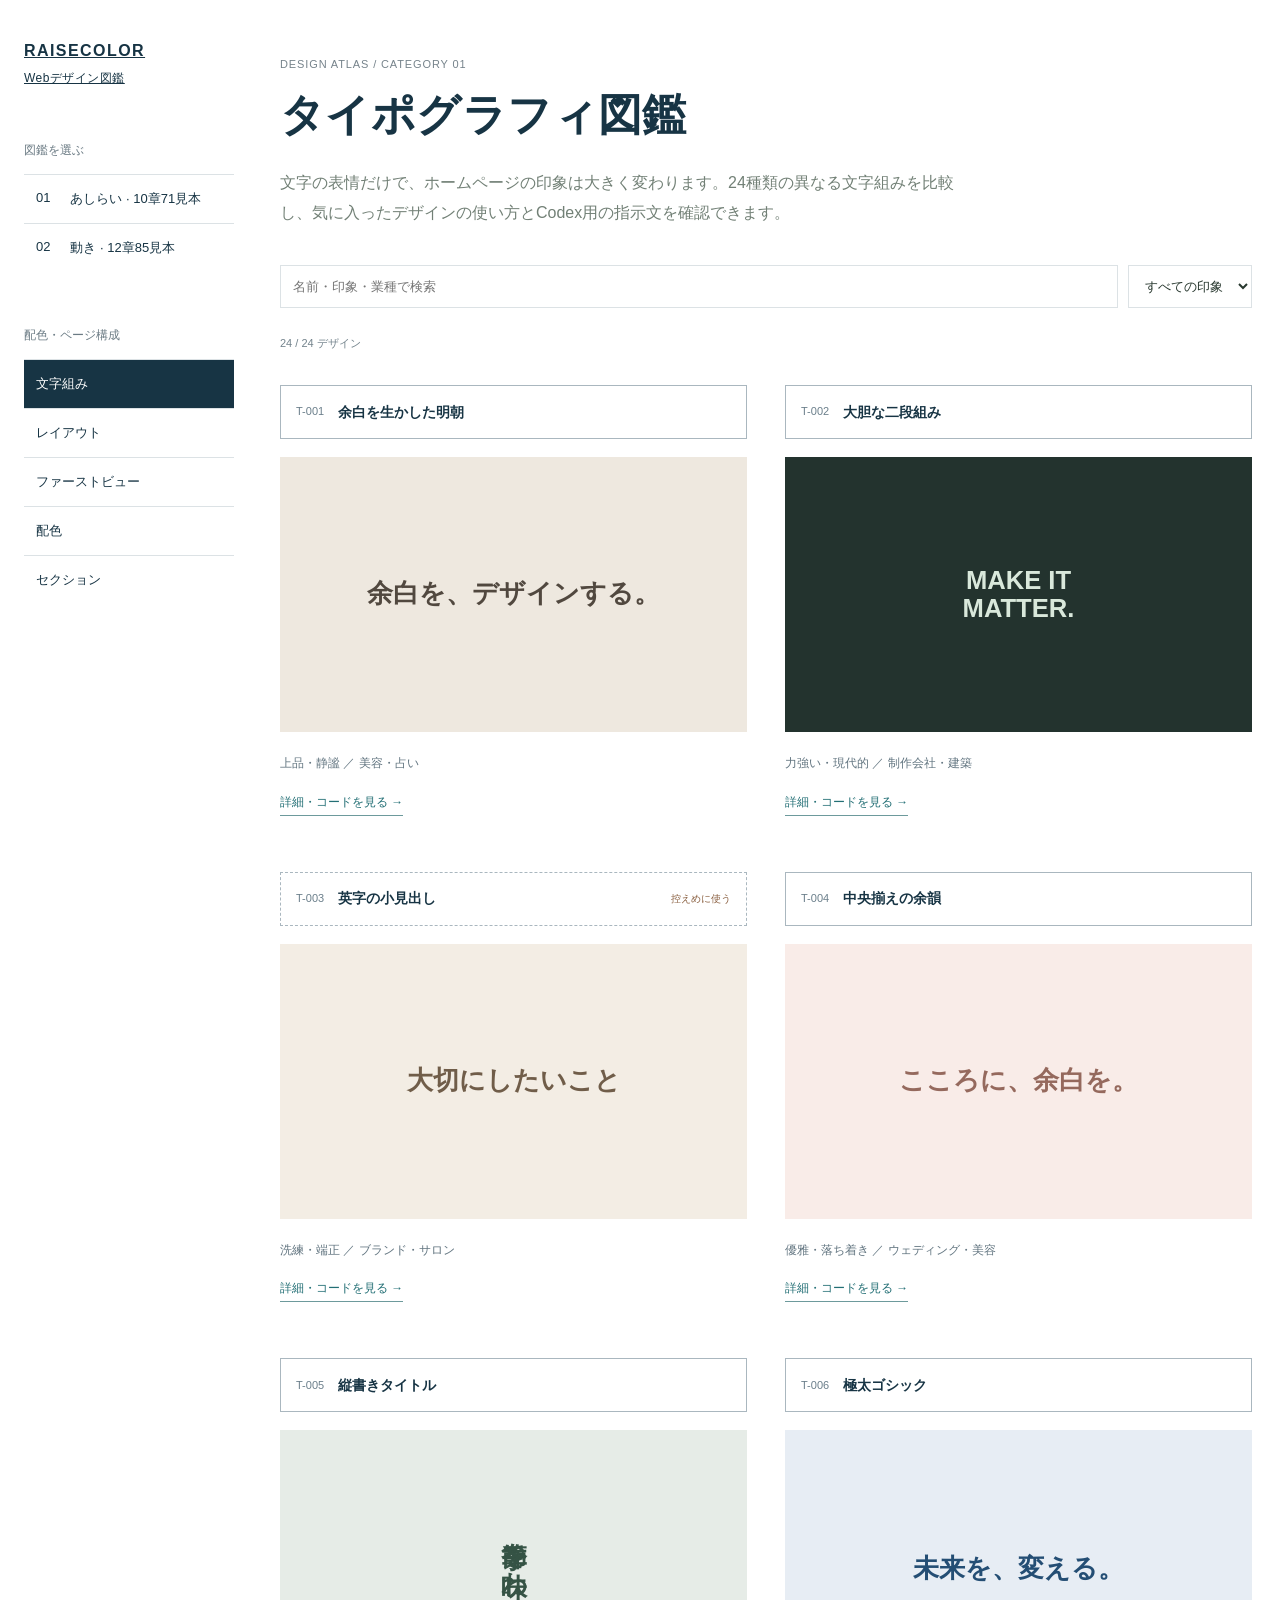
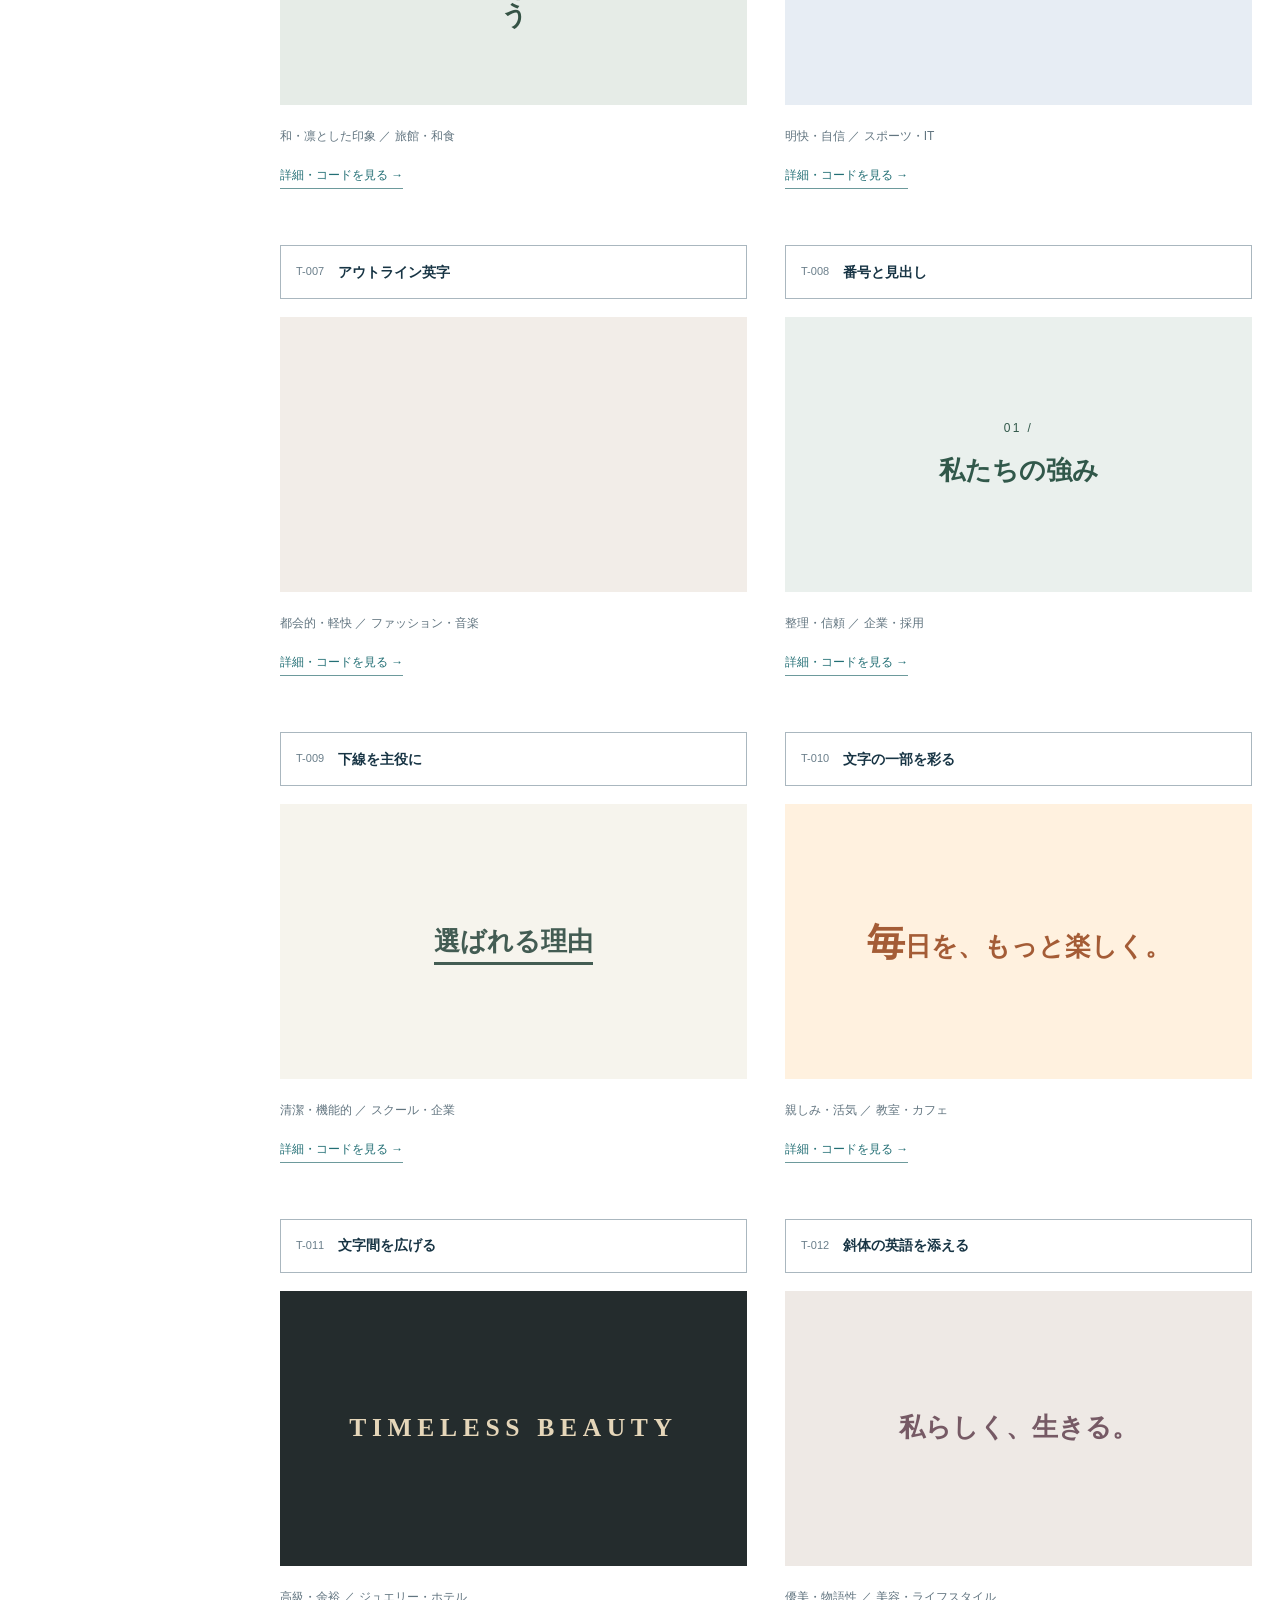
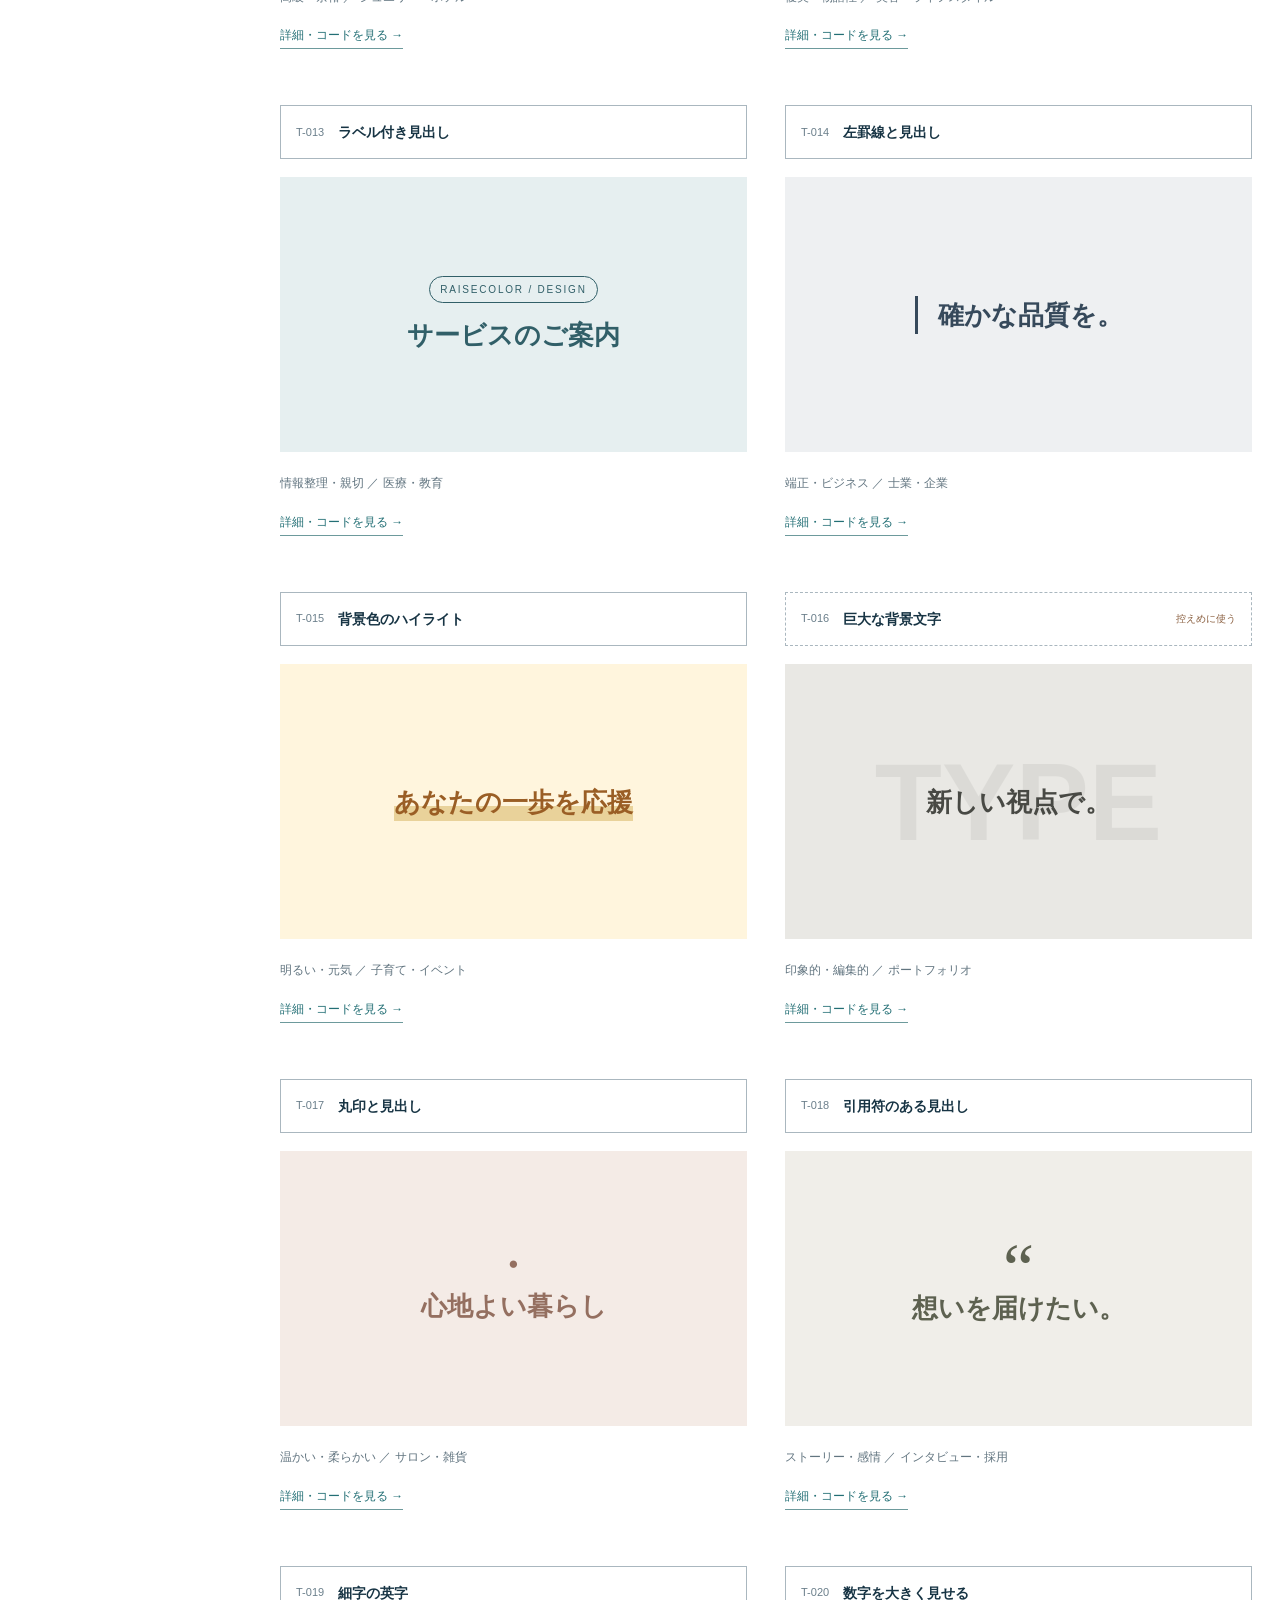
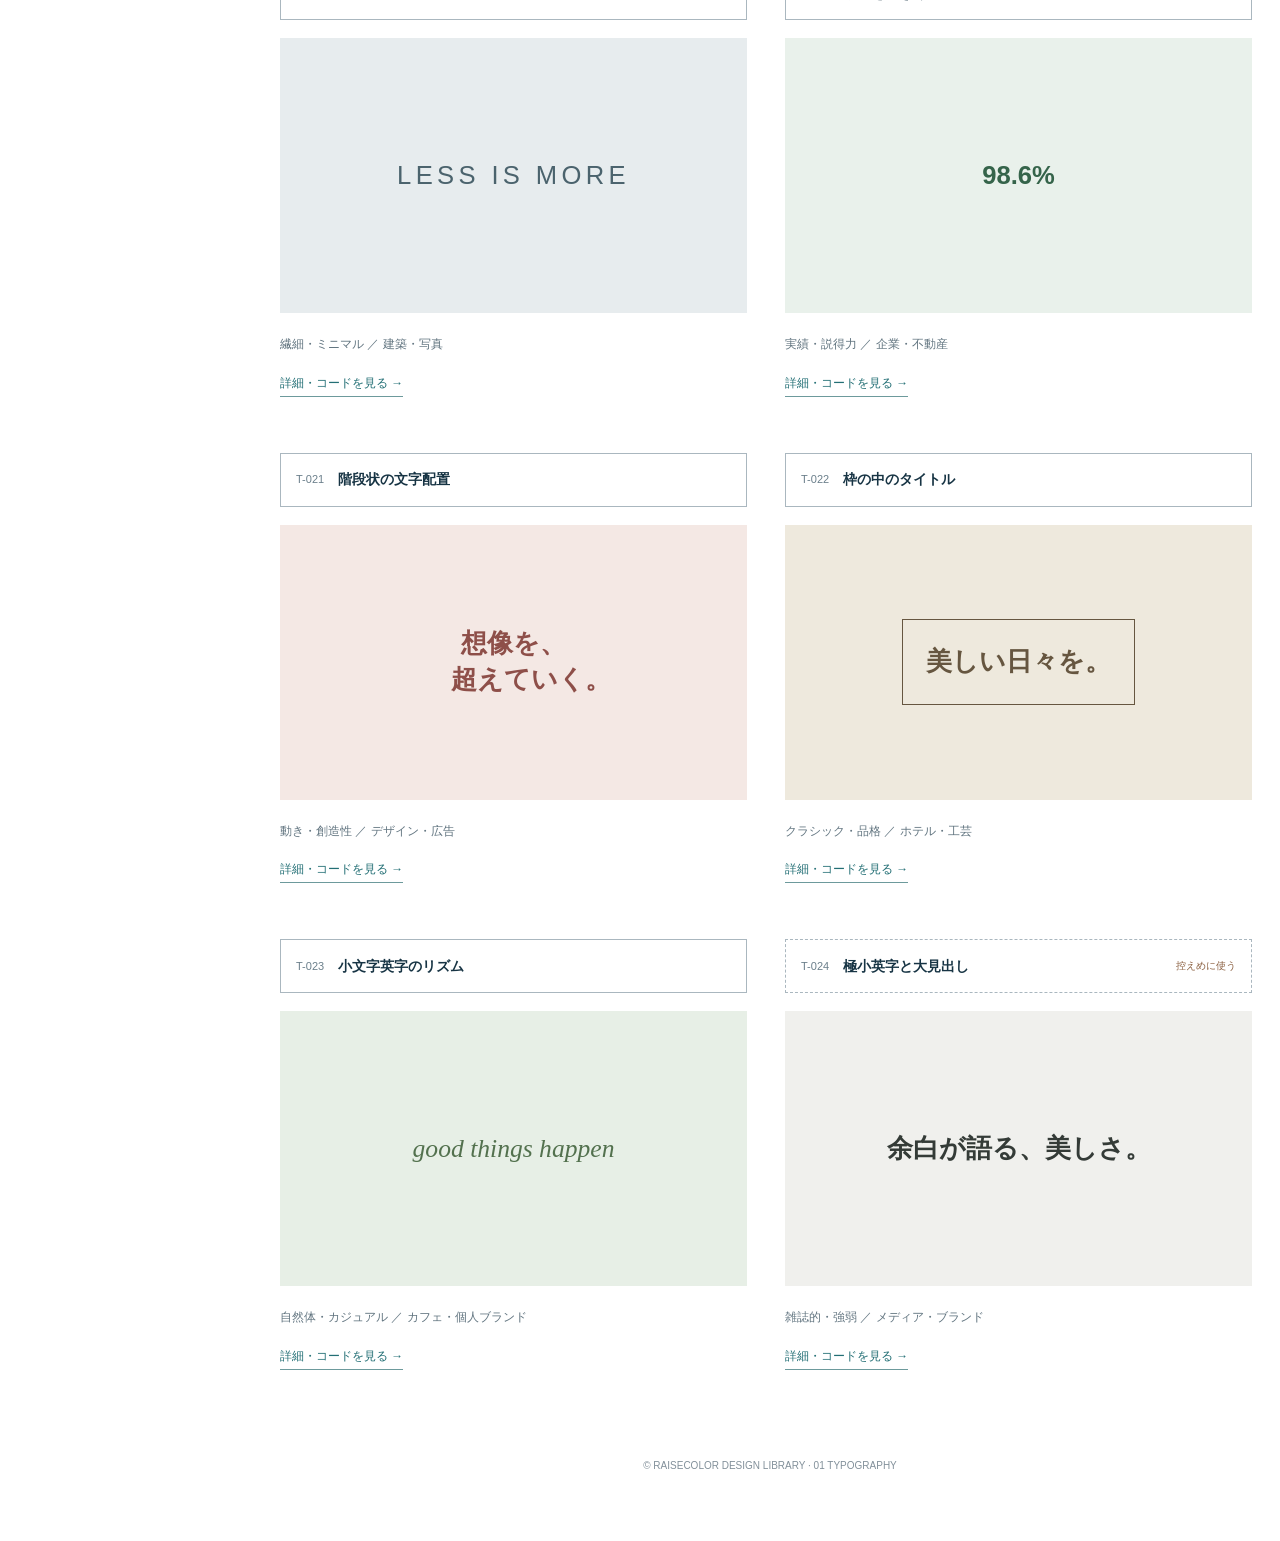
<file: typography.html>
<!doctype html><html lang="ja"><head><meta charset="utf-8"><meta name="viewport" content="width=device-width,initial-scale=1"><title>タイポグラフィ図鑑 | RAISECOLOR</title><style>
*{box-sizing:border-box}body{margin:0;background:#fafaf8;color:#26352e;font-family:-apple-system,BlinkMacSystemFont,"Hiragino Kaku Gothic ProN","Yu Gothic",sans-serif}a{color:inherit}header{padding:22px 5%;border-bottom:1px solid #e6e8e3;display:flex;justify-content:space-between;gap:12px;align-items:center;background:white}header a{text-decoration:none;font-size:13px;font-weight:700;letter-spacing:.07em}header small{font-size:11px;color:#8a9b8f}main{max-width:1260px;margin:auto;padding:65px 26px}.kicker{font-size:11px;letter-spacing:.23em;color:#7b9584}h1{font-size:clamp(36px,5vw,64px);letter-spacing:-.05em;margin:14px 0 18px}p{color:#728076;line-height:1.9}.intro{max-width:680px}.tools{display:flex;flex-wrap:wrap;gap:10px;margin:36px 0 28px}input,select{font:inherit;padding:12px 15px;border:1px solid #dce3dd;border-radius:9px;background:white;color:#28382f}input{flex:1;min-width:190px}.count{font-size:12px;color:#819187;margin-bottom:18px}.grid{display:grid;grid-template-columns:repeat(3,minmax(0,1fr));gap:23px}.card{background:#fff;border:1px solid #e7e9e4;border-radius:13px;overflow:hidden}.preview{height:245px;position:relative;display:flex;align-items:center;justify-content:center;padding:28px;text-align:center;overflow:hidden}.preview .sample{max-width:100%;line-height:1.5;overflow-wrap:anywhere}.preview .sample b{font-size:clamp(20px,2vw,31px);display:block}.preview.serif .sample{font-family:Georgia,"Yu Mincho","Hiragino Mincho ProN",serif}.preview .tiny{font-size:10px;letter-spacing:.18em;display:block;margin-bottom:13px}.preview.stack b{font-size:36px;line-height:1.1;font-weight:900}.preview.center{text-align:center}.preview.vertical .sample{writing-mode:vertical-rl;height:170px}.preview.heavy b{font-size:37px;font-weight:900}.preview.outline b{font-size:38px;color:transparent;-webkit-text-stroke:1.4px currentColor;paint-order:stroke fill;opacity:.8}.preview.number .sample:before{content:"01 /";font-size:12px;display:block;margin-bottom:14px;letter-spacing:.2em}.preview.underline b{text-decoration:underline;text-decoration-thickness:3px;text-underline-offset:12px}.preview.accent b:first-letter{font-size:1.5em}.preview.spaced b{letter-spacing:.22em;font-size:22px}.preview.italic .tiny{font-style:italic;font-family:Georgia,serif;font-size:16px}.preview.label .tiny{display:inline-block;border:1px solid;padding:5px 10px;border-radius:30px}.preview.leftline .sample{border-left:3px solid;padding-left:20px;text-align:left}.preview.highlight b{background:linear-gradient(transparent 60%,#e9d29a 60%)}.preview.ghost:before{content:"TYPE";position:absolute;font-size:110px;font-weight:900;opacity:.08}.preview.dot .sample:before{content:"●";display:block;font-size:17px;margin-bottom:12px}.preview.quote .sample:before{content:"“";display:block;font-size:70px;line-height:.6}.preview.thin b{font-weight:200;letter-spacing:.17em}.preview.stat b{font-size:60px;font-variant-numeric:tabular-nums}.preview.steps b{line-height:1.4}.preview.steps b:last-child{padding-left:35px}.preview.frame .sample{border:1px solid;padding:23px}.preview.lower b{font-style:italic;font-weight:400}.preview.editorial .tiny{letter-spacing:.38em}.preview.editorial b{font-size:34px}.meta{padding:19px}.meta small{color:#8a9c8e;font-size:11px}.meta h2{font-size:16px;margin:8px 0}.meta p{font-size:12px;margin:0 0 15px}.meta button{background:#263b30;color:white;border:0;border-radius:8px;padding:10px 13px;cursor:pointer;font-size:12px}.modal{position:fixed;inset:0;background:#15251bbd;display:none;align-items:center;justify-content:center;padding:20px;z-index:5}.modal.open{display:flex}.panel{background:white;border-radius:16px;width:min(750px,100%);max-height:90vh;overflow:auto;padding:28px}.panel h2{margin-top:0}.panel .preview{height:200px;border-radius:10px}.panel pre{white-space:pre-wrap;overflow-wrap:anywhere;background:#f2f5f1;border-radius:10px;padding:17px;font-size:12px;line-height:1.7}.actions{display:flex;flex-wrap:wrap;gap:10px;margin-top:14px}.actions button{border:0;background:#294434;color:white;padding:11px 15px;border-radius:8px;cursor:pointer}.actions button.secondary{background:#edf1eb;color:#263b30}footer{text-align:center;padding:60px;color:#97a59a;font-size:12px}@media(max-width:950px){.grid{grid-template-columns:repeat(2,minmax(0,1fr))}}@media(max-width:590px){main{padding:40px 16px}.grid{grid-template-columns:1fr}.preview{height:230px}.panel{padding:18px}header small{display:none}}
/* Japanese line-breaking quality rules */ .sample b,.sample,.copy strong,.mockbody h2,.preview h3,.tile b,.art .sample{overflow-wrap:normal;word-break:keep-all} .jp-phrase{display:inline-block;white-space:nowrap;max-width:100%} @media(max-width:600px){.preview .sample b,.preview .copy strong,.mockbody h2,.preview h3{font-size:clamp(16px,4vw,25px)} .tile b{font-size:clamp(10px,2.8vw,13px)}}</style><link rel="stylesheet" href="catalog.css"></head><body class="catalog-page"><aside class="catalog-nav"><a class="brand" href="index.html">RAISECOLOR<span>Webデザイン図鑑</span></a><p>図鑑を選ぶ</p><a href="decoration.html"><span>01</span>あしらい · 10章71見本</a><a href="motion.html"><span>02</span>動き · 12章85見本</a><p>配色・ページ構成</p><a href="typography.html" class="selected">文字組み</a><a href="layout.html" class="">レイアウト</a><a href="hero.html" class="">ファーストビュー</a><a href="colors.html" class="">配色</a><a href="sections.html" class="">セクション</a></aside><header><a href="./index.html">← RAISECOLOR DESIGN LIBRARY</a><small>01 / TYPOGRAPHY</small></header><main><div class="kicker">DESIGN ATLAS / CATEGORY 01</div><h1>タイポグラフィ図鑑</h1><p class="intro">文字の表情だけで、ホームページの印象は大きく変わります。24種類の異なる文字組みを比較し、気に入ったデザインの使い方とCodex用の指示文を確認できます。</p><div class="tools"><input id="q" placeholder="名前・印象・業種で検索"><select id="tone"><option value="">すべての印象</option><option>上品</option><option>現代的</option><option>親しみ</option><option>信頼</option><option>高級</option><option>雑誌</option></select></div><div class="count" id="count"></div><div class="grid" id="grid"></div></main><div class="modal" id="modal" role="dialog" aria-modal="true" aria-labelledby="modalTitle"><div class="panel"><h2 id="modalTitle"></h2><div id="modalPreview"></div><p id="modalInfo"></p><h3>実装例（HTML + CSS）</h3><pre id="code"></pre><h3>Codexへの指示文</h3><pre id="instruction"></pre><div class="actions"><button id="copyCode">コードをコピー</button><button id="copyPrompt">指示文をコピー</button><button class="secondary" id="close">閉じる</button></div></div></div><footer>© RAISECOLOR DESIGN LIBRARY · 01 TYPOGRAPHY</footer><script>
const data=[["T-001","余白を生かした明朝","上品・静謐","美容・占い","serif","余白を、デザインする。","#eee8df","#51483f","serif"],["T-002","大胆な二段組み","力強い・現代的","制作会社・建築","stack","MAKE IT|MATTER.","#23332e","#d9e8db","sans"],["T-003","英字の小見出し","洗練・端正","ブランド・サロン","eyebrow","大切にしたいこと","#f3ede4","#705d49","serif"],["T-004","中央揃えの余韻","優雅・落ち着き","ウェディング・美容","center","こころに、余白を。","#f9ece8","#95695d","serif"],["T-005","縦書きタイトル","和・凛とした印象","旅館・和食","vertical","季節を味わう","#e6ece7","#355345","serif"],["T-006","極太ゴシック","明快・自信","スポーツ・IT","heavy","未来を、変える。","#e7edf4","#244e74","sans"],["T-007","アウトライン英字","都会的・軽快","ファッション・音楽","outline","CREATIVE","#f2ede8","#6a5951","sans"],["T-008","番号と見出し","整理・信頼","企業・採用","number","私たちの強み","#eaf0ed","#31584a","sans"],["T-009","下線を主役に","清潔・機能的","スクール・企業","underline","選ばれる理由","#f6f4ed","#435c53","sans"],["T-010","文字の一部を彩る","親しみ・活気","教室・カフェ","accent","毎日を、もっと楽しく。","#fff1df","#a45c36","sans"],["T-011","文字間を広げる","高級・余裕","ジュエリー・ホテル","spaced","TIMELESS BEAUTY","#242c2d","#e5d6b9","serif"],["T-012","斜体の英語を添える","優美・物語性","美容・ライフスタイル","italic","私らしく、生きる。","#eee9e5","#765a65","serif"],["T-013","ラベル付き見出し","情報整理・親切","医療・教育","label","サービスのご案内","#e6eff0","#315f68","sans"],["T-014","左罫線と見出し","端正・ビジネス","士業・企業","leftline","確かな品質を。","#eef0f2","#36495b","sans"],["T-015","背景色のハイライト","明るい・元気","子育て・イベント","highlight","あなたの一歩を応援","#fff5dd","#9a5e25","sans"],["T-016","巨大な背景文字","印象的・編集的","ポートフォリオ","ghost","新しい視点で。","#e9e8e4","#484944","sans"],["T-017","丸印と見出し","温かい・柔らかい","サロン・雑貨","dot","心地よい暮らし","#f4ebe6","#946f60","serif"],["T-018","引用符のある見出し","ストーリー・感情","インタビュー・採用","quote","想いを届けたい。","#f0eee9","#5d6150","serif"],["T-019","細字の英字","繊細・ミニマル","建築・写真","thin","LESS IS MORE","#e7ecee","#4b636d","sans"],["T-020","数字を大きく見せる","実績・説得力","企業・不動産","stat","98.6%","#e9f1eb","#35644a","sans"],["T-021","階段状の文字配置","動き・創造性","デザイン・広告","steps","想像を、|超えていく。","#f4e8e4","#8e4f49","sans"],["T-022","枠の中のタイトル","クラシック・品格","ホテル・工芸","frame","美しい日々を。","#eee9dd","#665640","serif"],["T-023","小文字英字のリズム","自然体・カジュアル","カフェ・個人ブランド","lower","good things happen","#e7efe6","#53714e","serif"],["T-024","極小英字と大見出し","雑誌的・強弱","メディア・ブランド","editorial","余白が語る、美しさ。","#f0f0ed","#343b37","serif"]];const grid=document.getElementById("grid"),modal=document.getElementById("modal");let current=null;
function preview(d){let lines=d[5].split("|");return '<div class="preview '+d[4]+' '+d[8]+'" style="background:'+d[6]+';color:'+d[7]+'"><div class="sample"><span class="tiny">'+(d[4]==="stat"?"CUSTOMER SATISFACTION":"RAISECOLOR / DESIGN")+'</span>'+lines.map(x=>'<b>'+x+'</b>').join("")+'</div></div>'}
function render(){let q=document.getElementById("q").value.trim().toLowerCase(),tone=document.getElementById("tone").value;let filtered=data.filter(d=>(d.join(" ").toLowerCase().includes(q))&&(!tone||d[2].includes(tone)));document.getElementById("count").textContent=filtered.length+" / "+data.length+" デザイン";grid.innerHTML=filtered.map(d=>'<article class="card">'+preview(d)+'<div class="meta"><small>'+d[0]+'</small><h2>'+d[1]+'</h2><p>'+d[2]+' ／ '+d[3]+'</p><button data-id="'+d[0]+'">詳細・コードを見る →</button></div></article>').join("");grid.querySelectorAll("button").forEach(b=>b.addEventListener("click",()=>openDetail(b.dataset.id)))}
function codeFor(d){const t=d[5].replaceAll("|","<br>");return '<section class="type-'+d[0].toLowerCase()+'">\n  <span class="type-label">RAISECOLOR / DESIGN</span>\n  <h2>'+t+'</h2>\n</section>\n\n<style>\n.type-'+d[0].toLowerCase()+' {\n  background: '+d[6]+';\n  color: '+d[7]+';\n  padding: clamp(48px, 7vw, 100px) 24px;\n  text-align: '+(d[4]==="leftline"?"left":"center")+';\n}\n.type-'+d[0].toLowerCase()+' h2 {\n  font-family: '+(d[8]==="serif"?"Georgia, \'Yu Mincho\', serif":"\'Hiragino Kaku Gothic ProN\', sans-serif")+';\n  font-size: clamp(28px, 4vw, 54px);\n  line-height: 1.45;\n  letter-spacing: '+(d[4]==="spaced"?"0.2em":"0.02em")+';\n}\n.type-'+d[0].toLowerCase()+' .type-label {\n  font-size: 11px; letter-spacing: .2em;\n}\n</style>\n<!-- これは基本の文字組み実装例です。プレビュー固有の装飾は必要に応じて調整してください。 -->'}
function openDetail(id){let d=data.find(x=>x[0]===id);current=d;document.getElementById("modalTitle").textContent=d[0]+"｜"+d[1];document.getElementById("modalPreview").innerHTML=preview(d);document.getElementById("modalInfo").textContent="印象："+d[2]+" ／ 向いている業種："+d[3]+"。見出しの可読性とスマホ表示を確認しながら使ってください。";document.getElementById("code").textContent=codeFor(d);document.getElementById("instruction").textContent="RAISECOLORのタイポグラフィ図鑑 "+d[0]+"「"+d[1]+"」を参考に、"+d[2]+"な印象の見出しを制作してください。文字組み・余白・色の関係を再現し、スマートフォンでも読みやすくしてください。参考HTML/CSSは図鑑の詳細コードを使用してください。";modal.classList.add("open")}
document.getElementById("q").addEventListener("input",render);document.getElementById("tone").addEventListener("change",render);document.getElementById("close").onclick=()=>modal.classList.remove("open");modal.addEventListener("click",e=>{if(e.target===modal)modal.classList.remove("open")});document.addEventListener("keydown",e=>{if(e.key==="Escape")modal.classList.remove("open")});document.getElementById("copyCode").onclick=()=>navigator.clipboard.writeText(document.getElementById("code").textContent);document.getElementById("copyPrompt").onclick=()=>navigator.clipboard.writeText(document.getElementById("instruction").textContent);render();
</script><script src="catalog.js"></script></body></html>
</file>
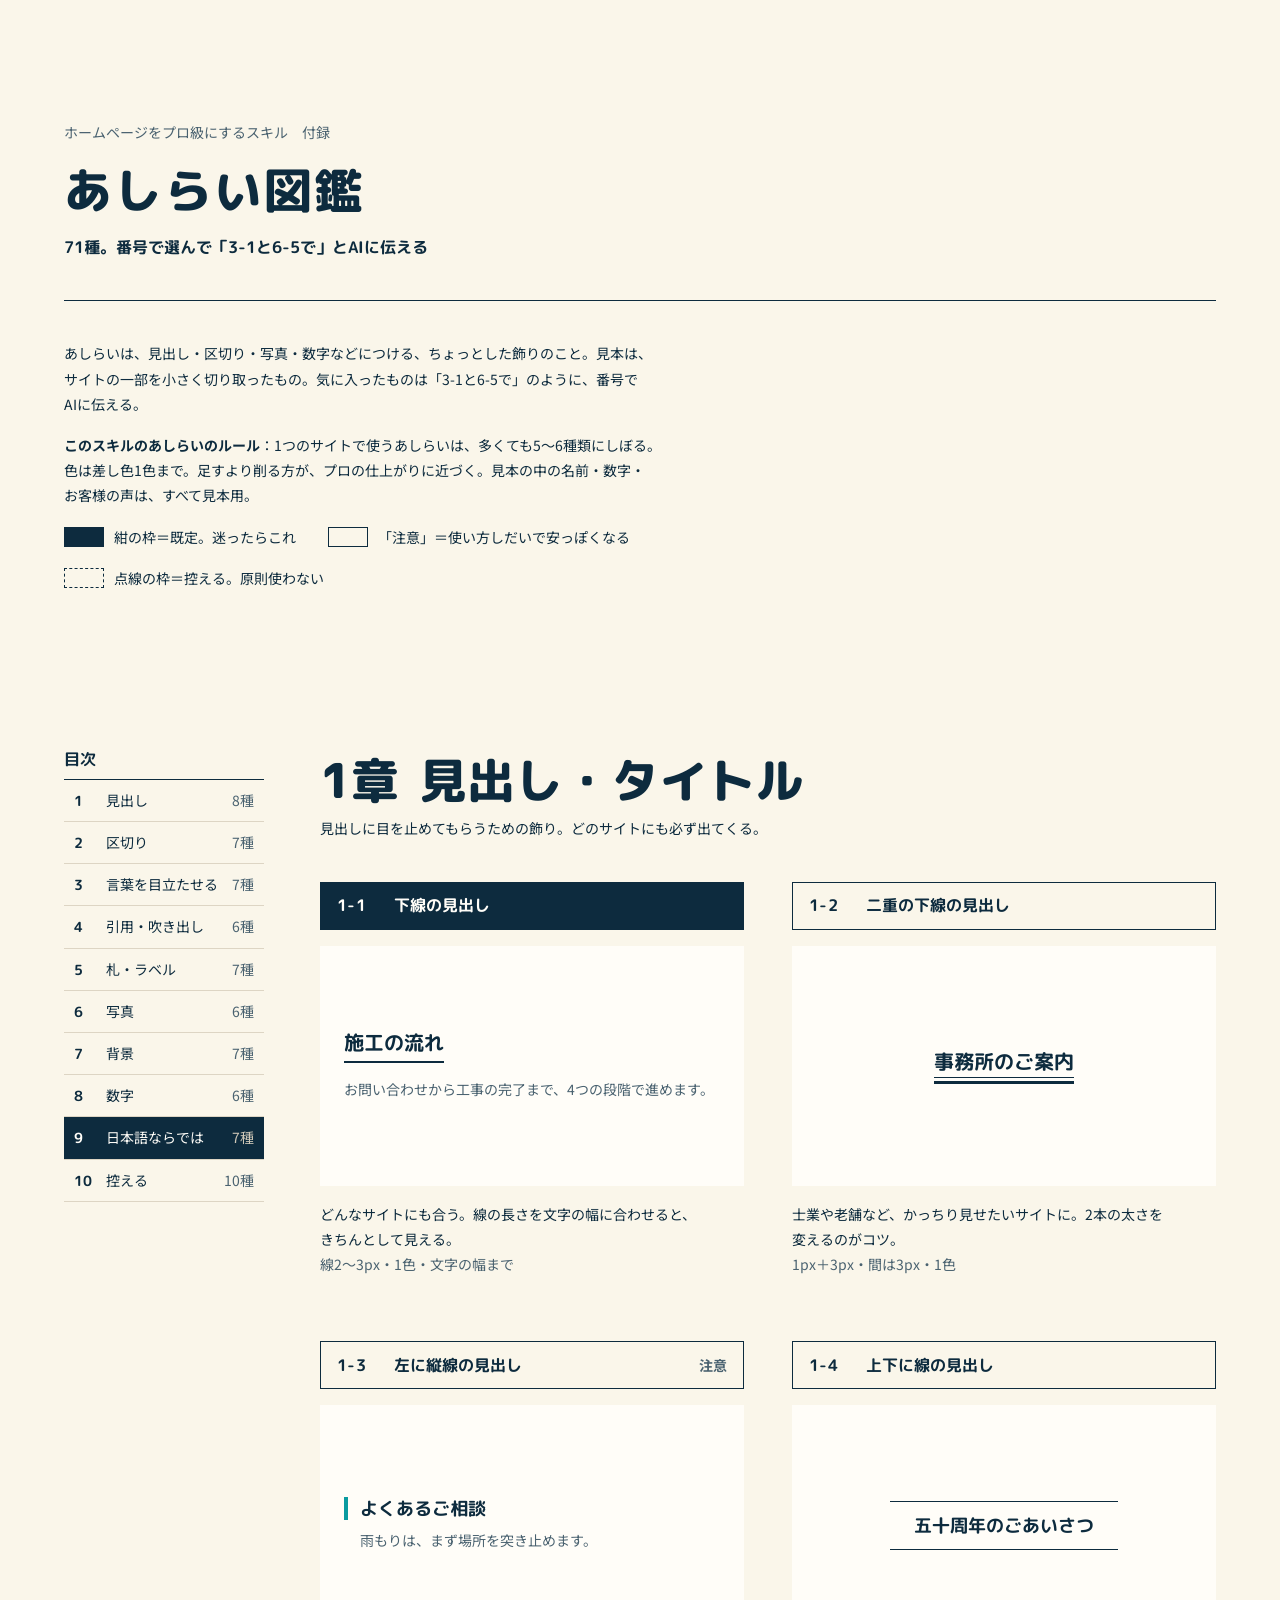
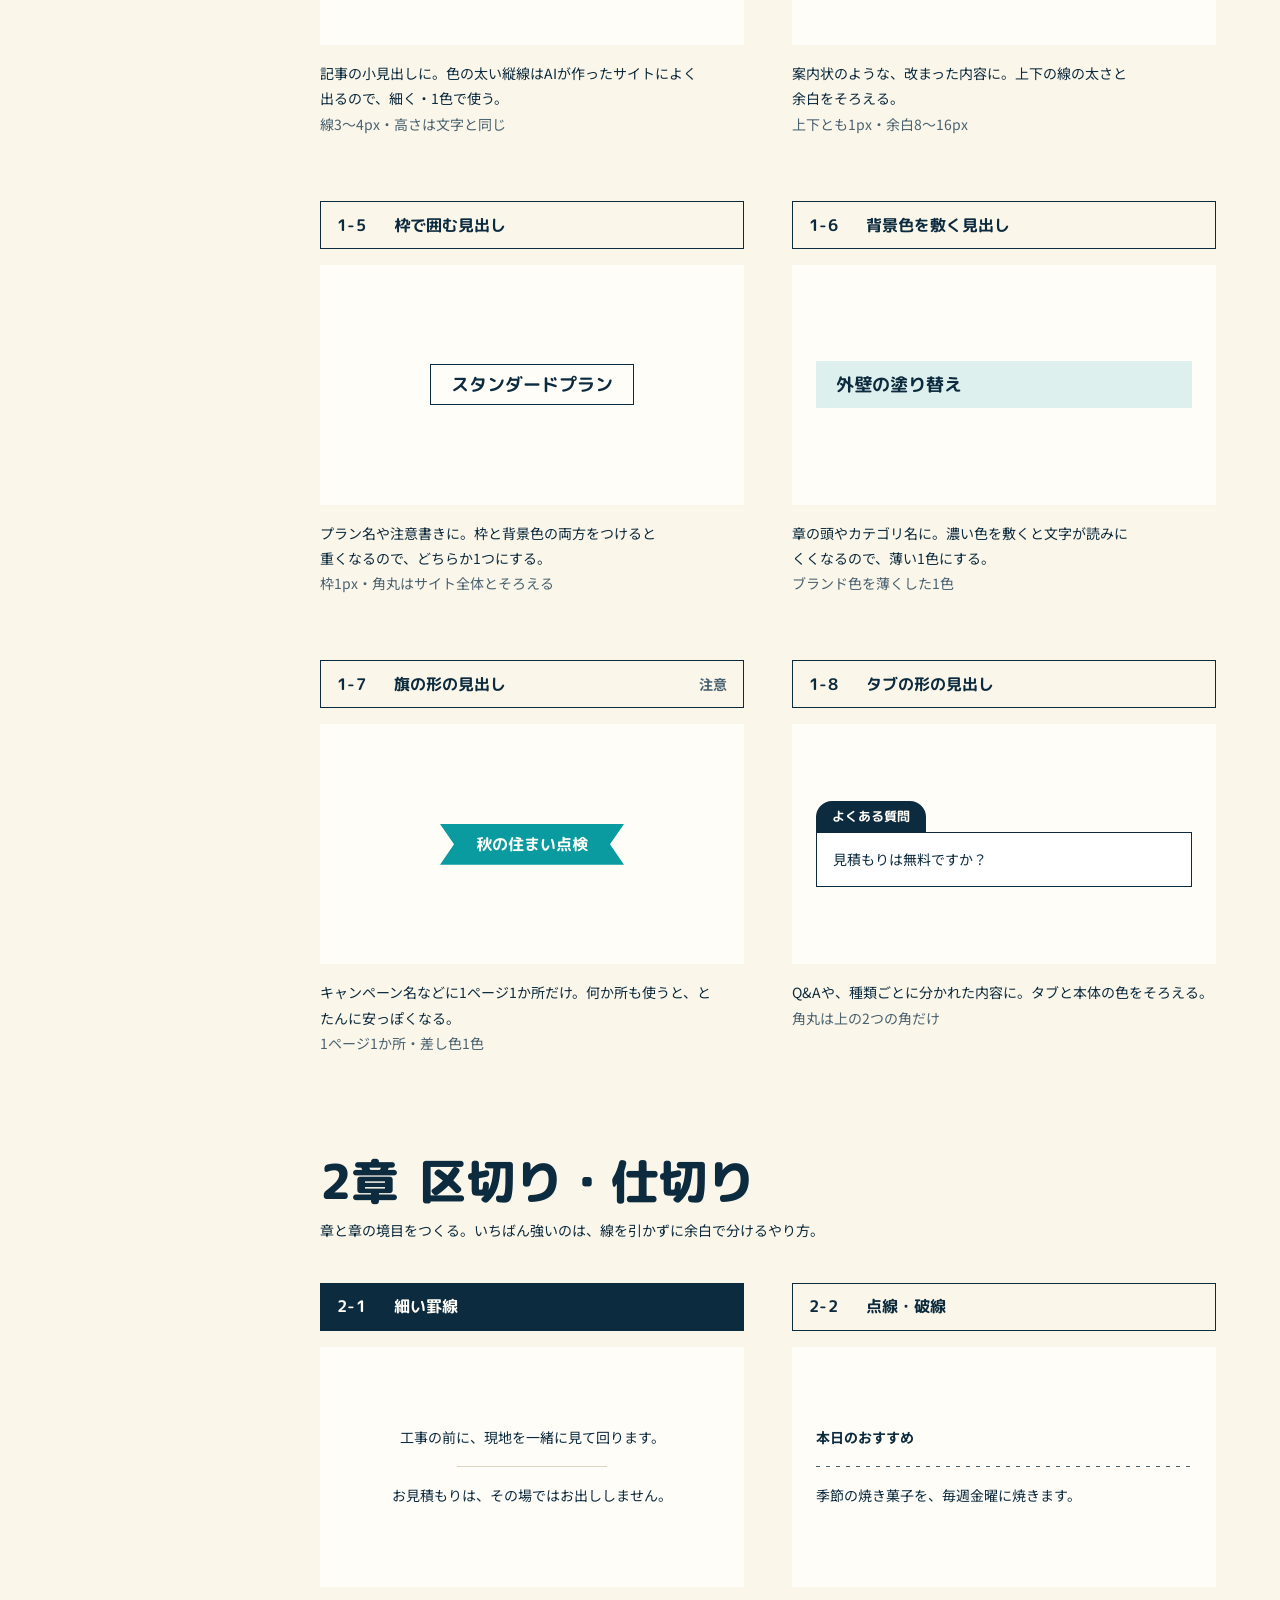
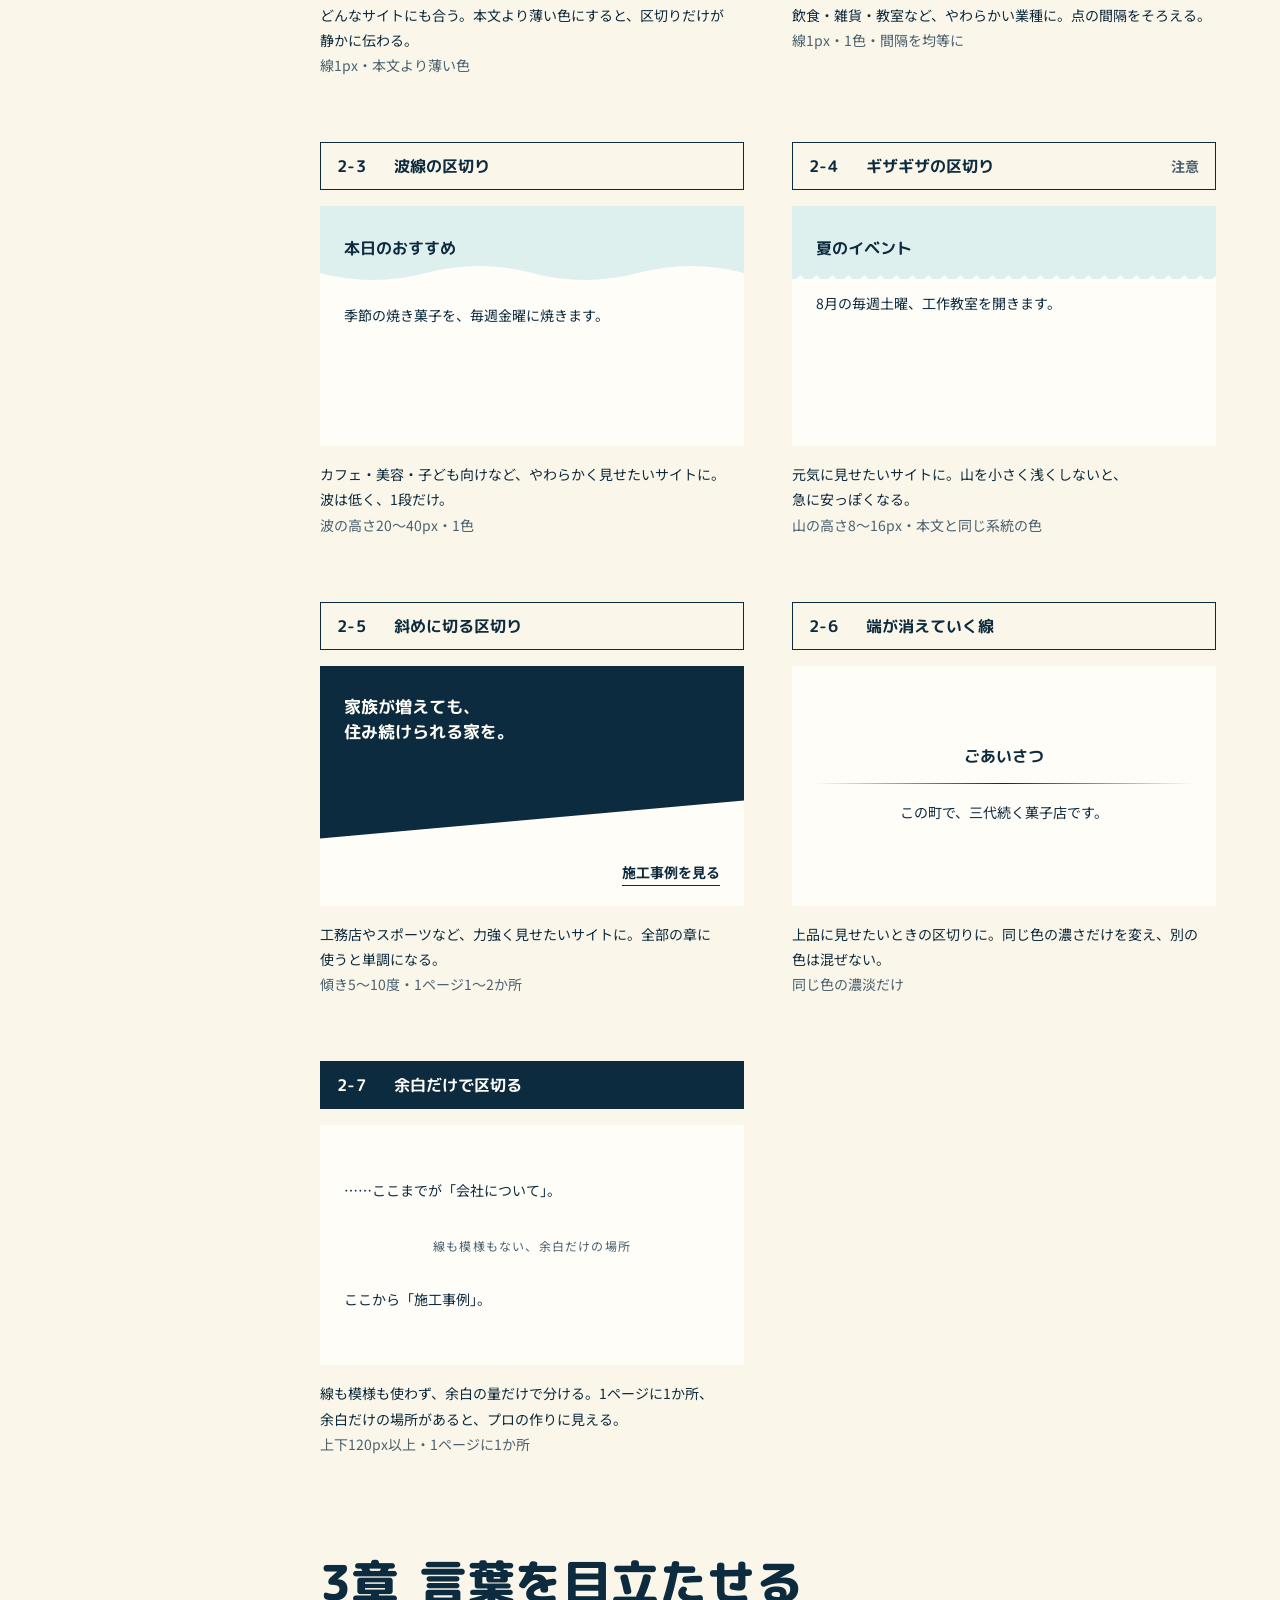
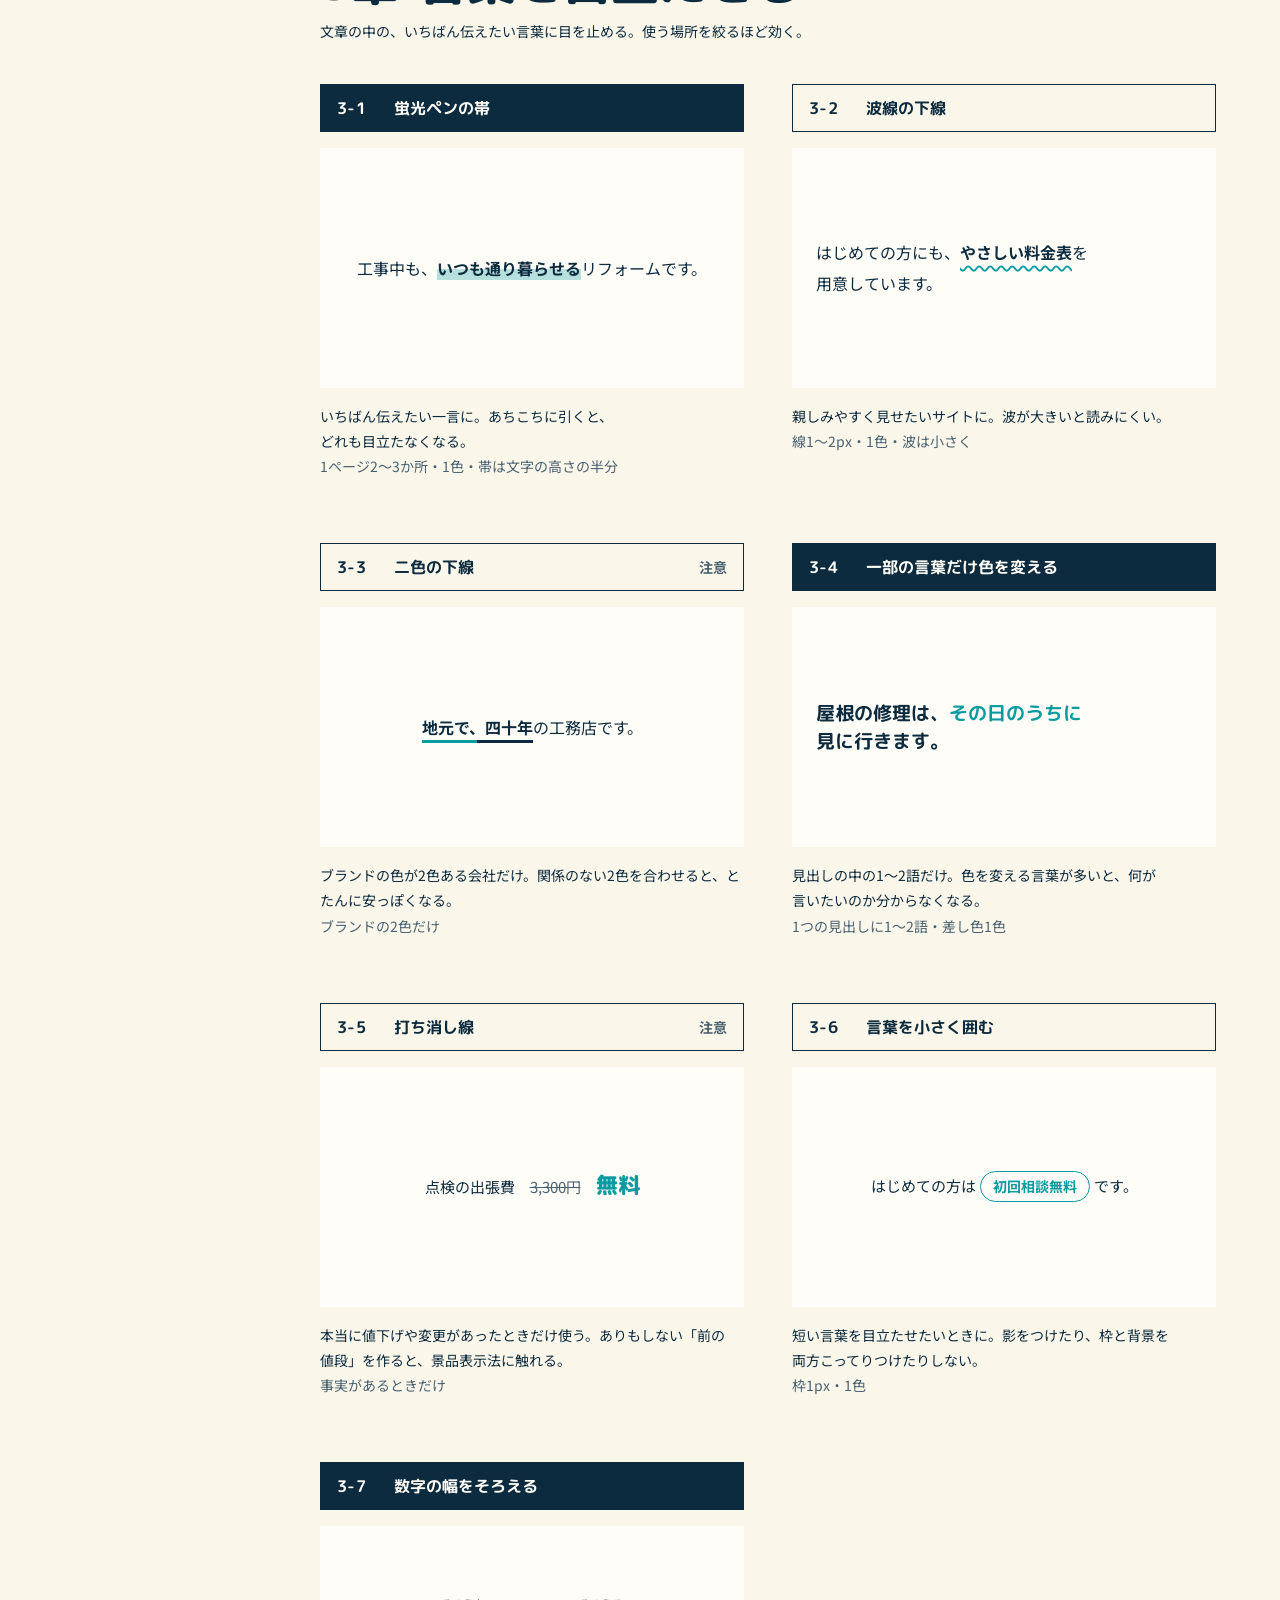
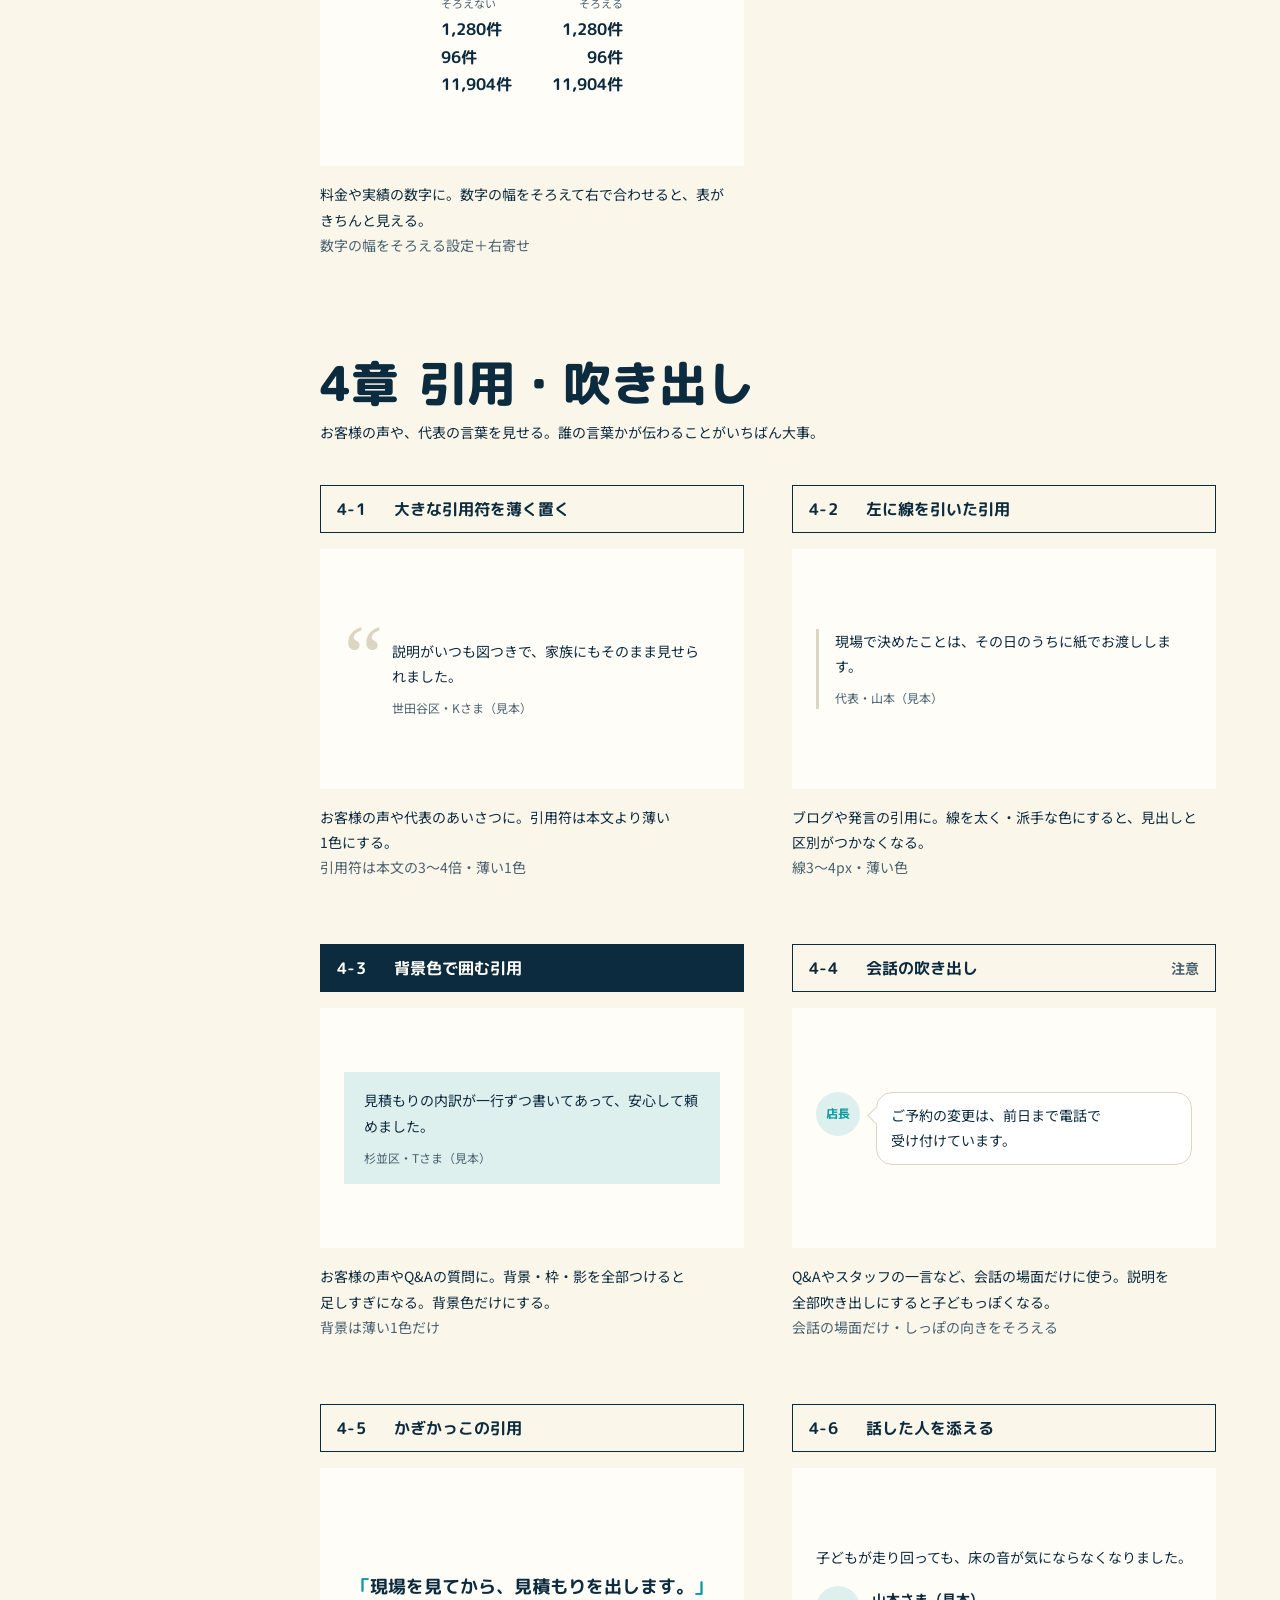
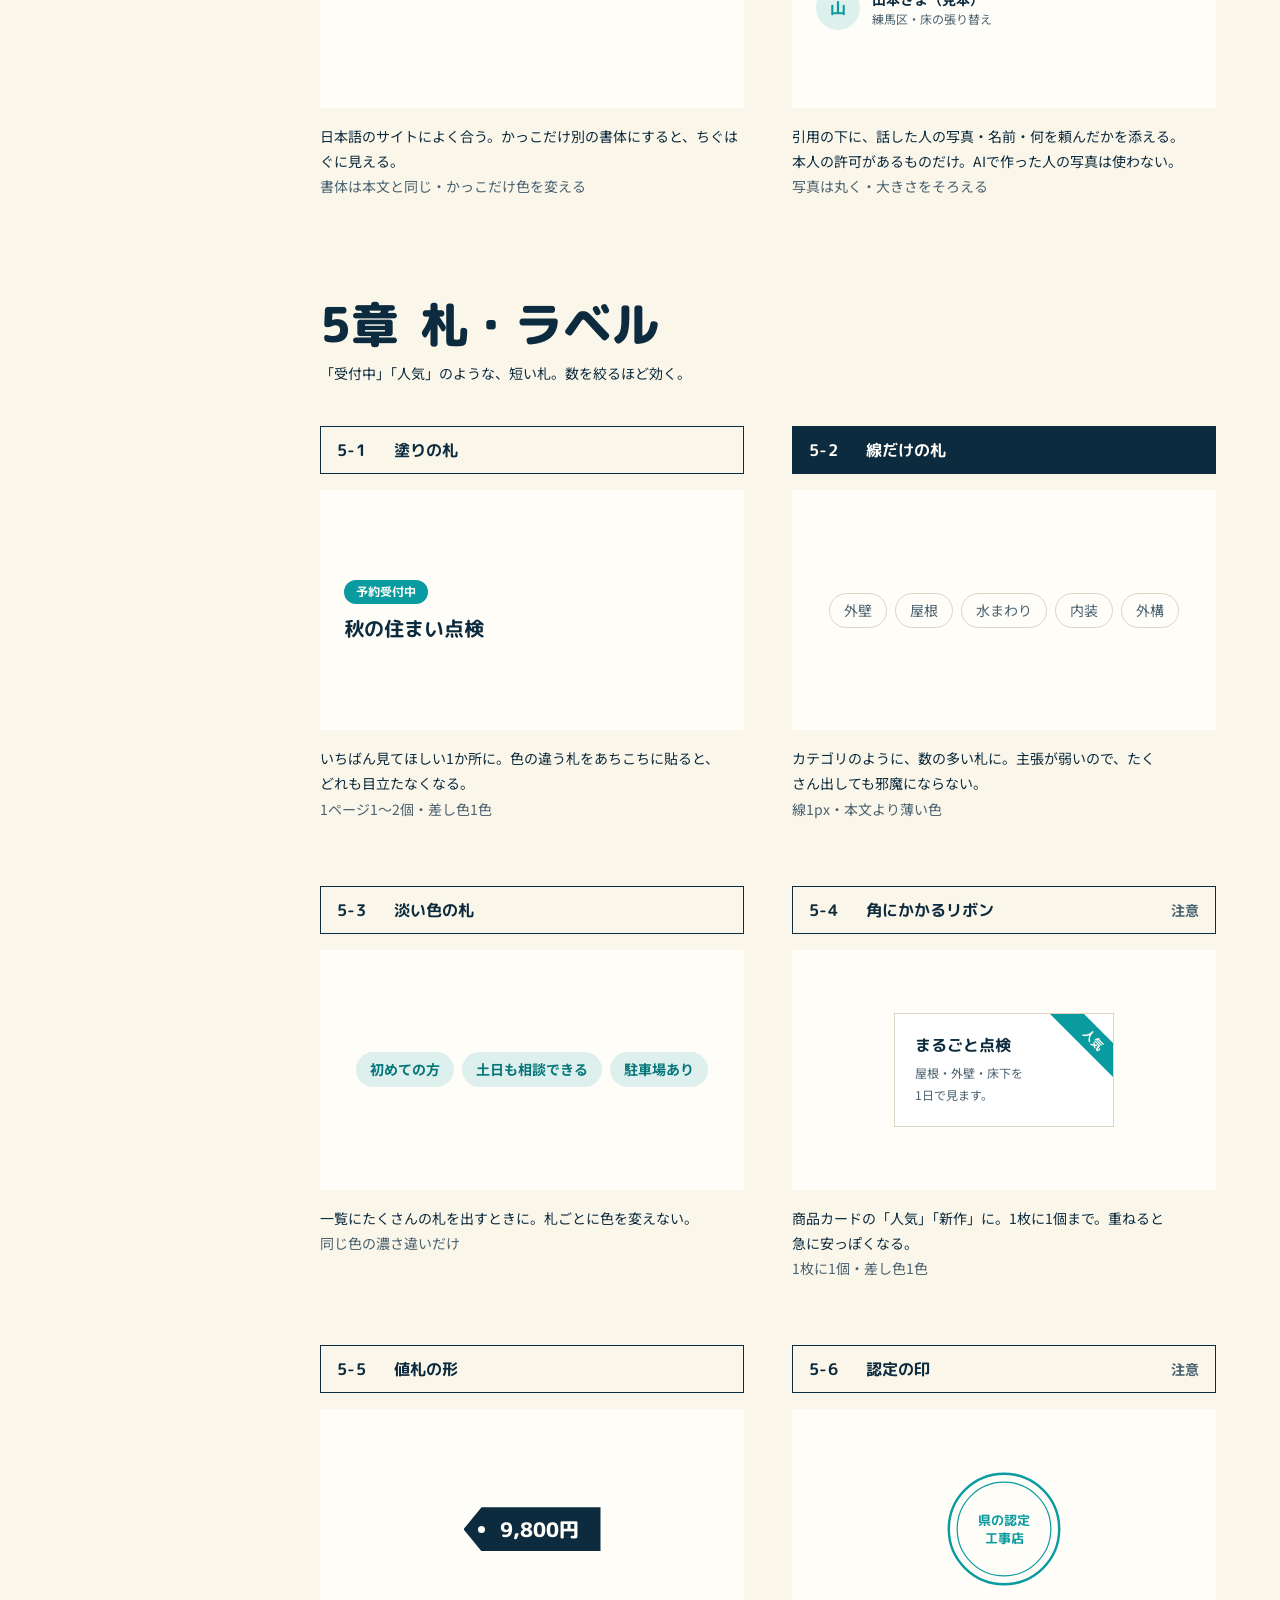
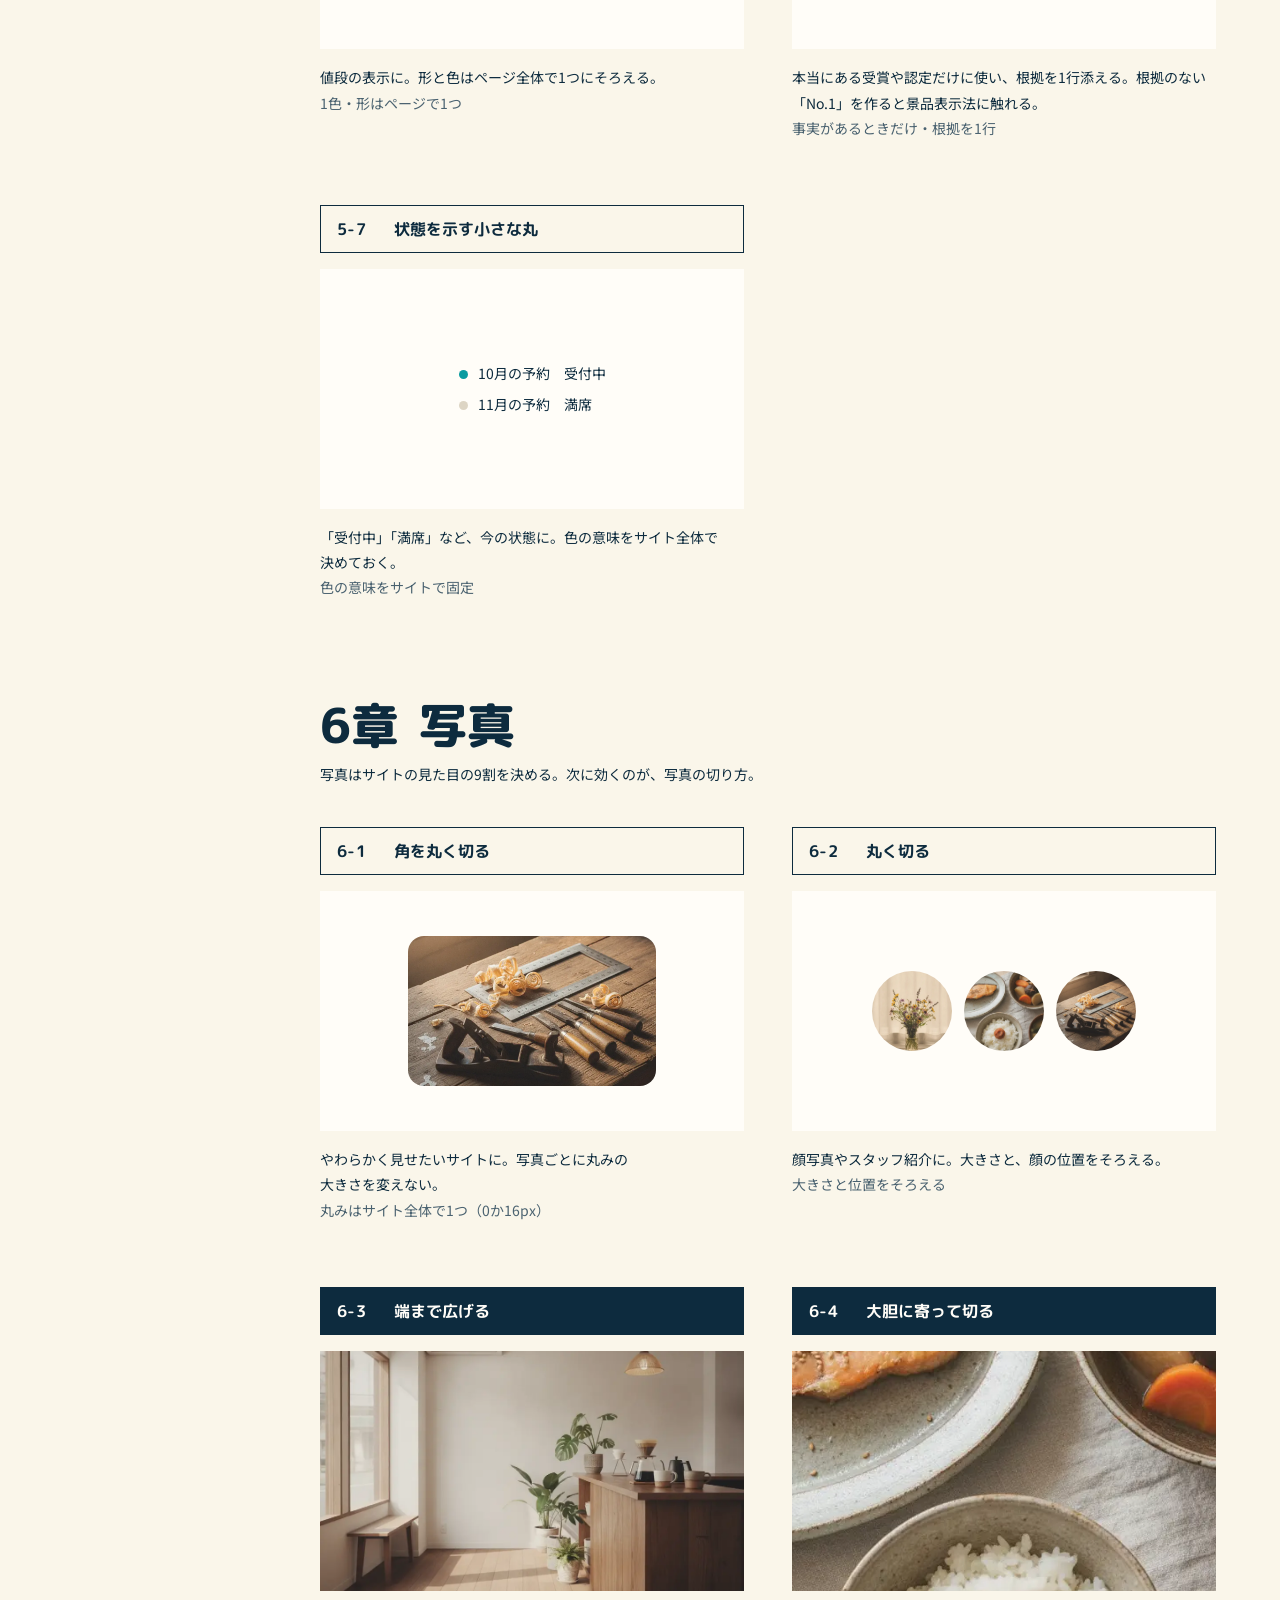
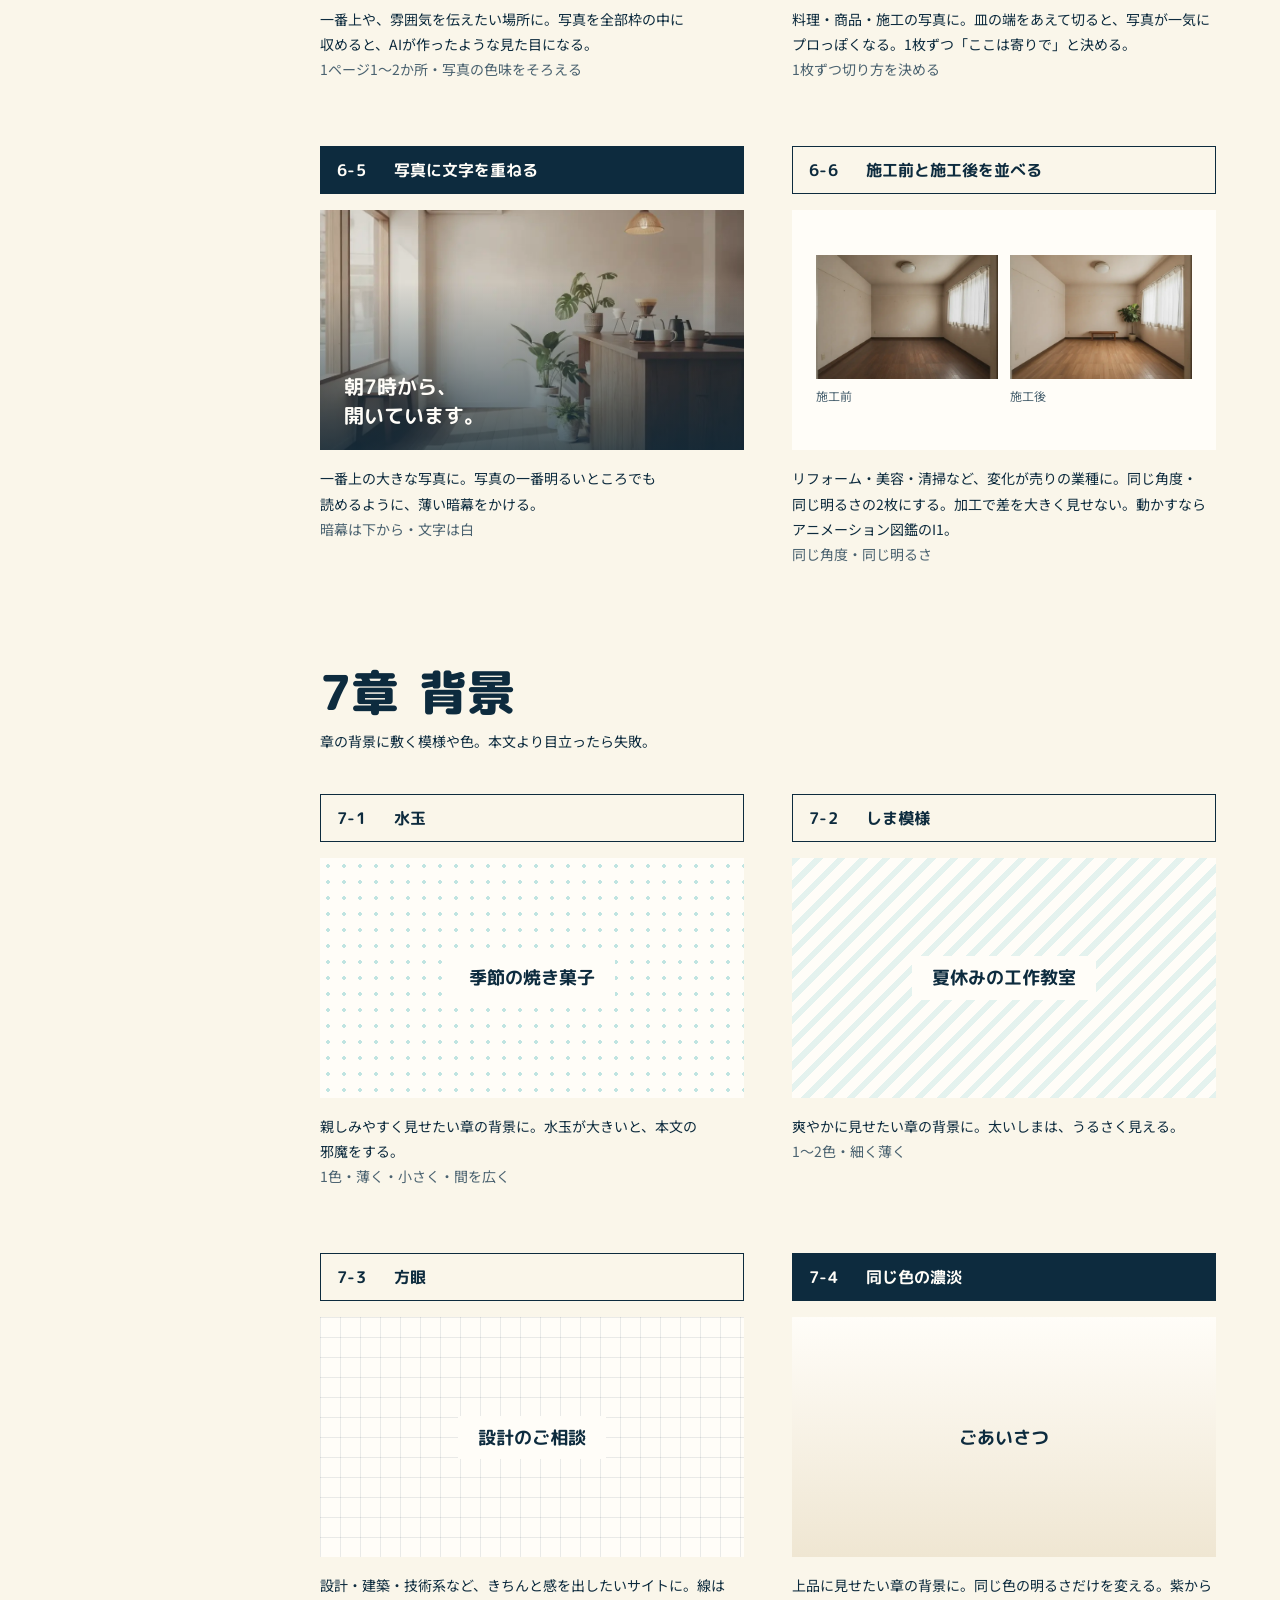
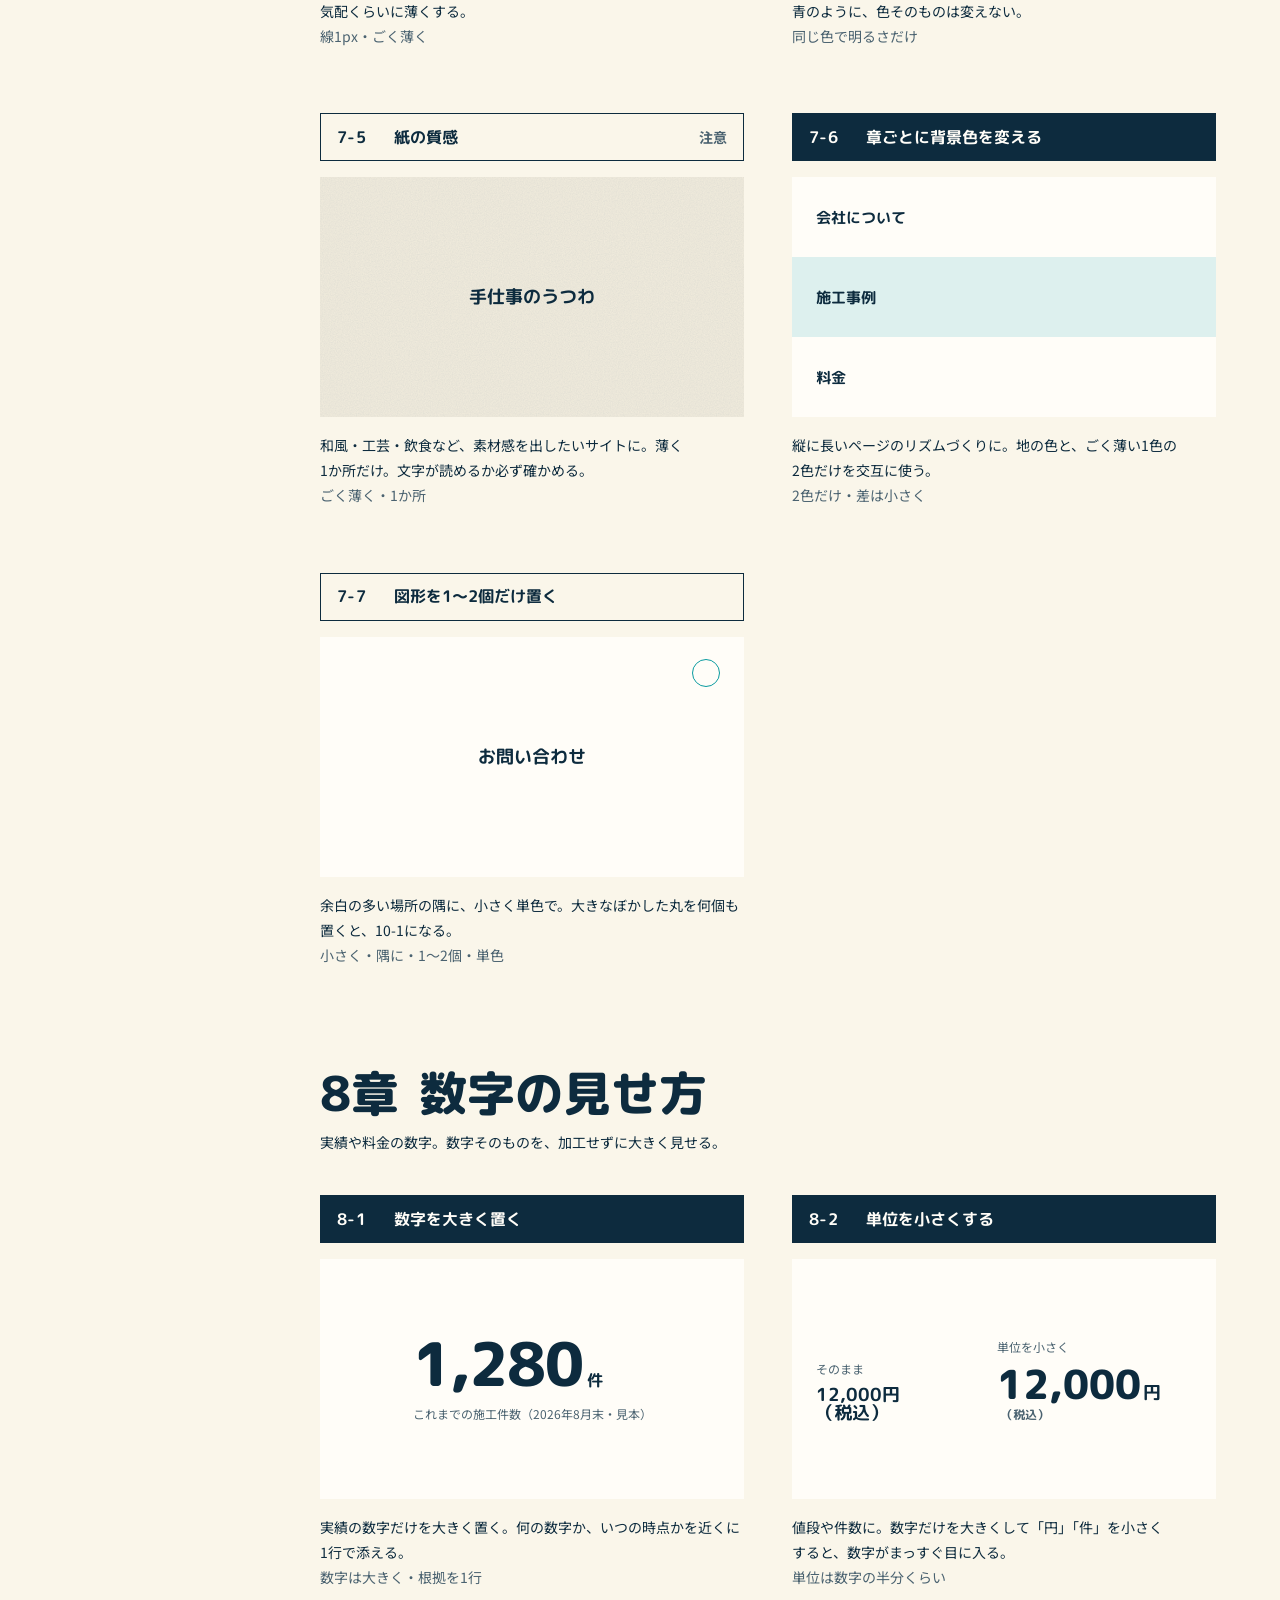
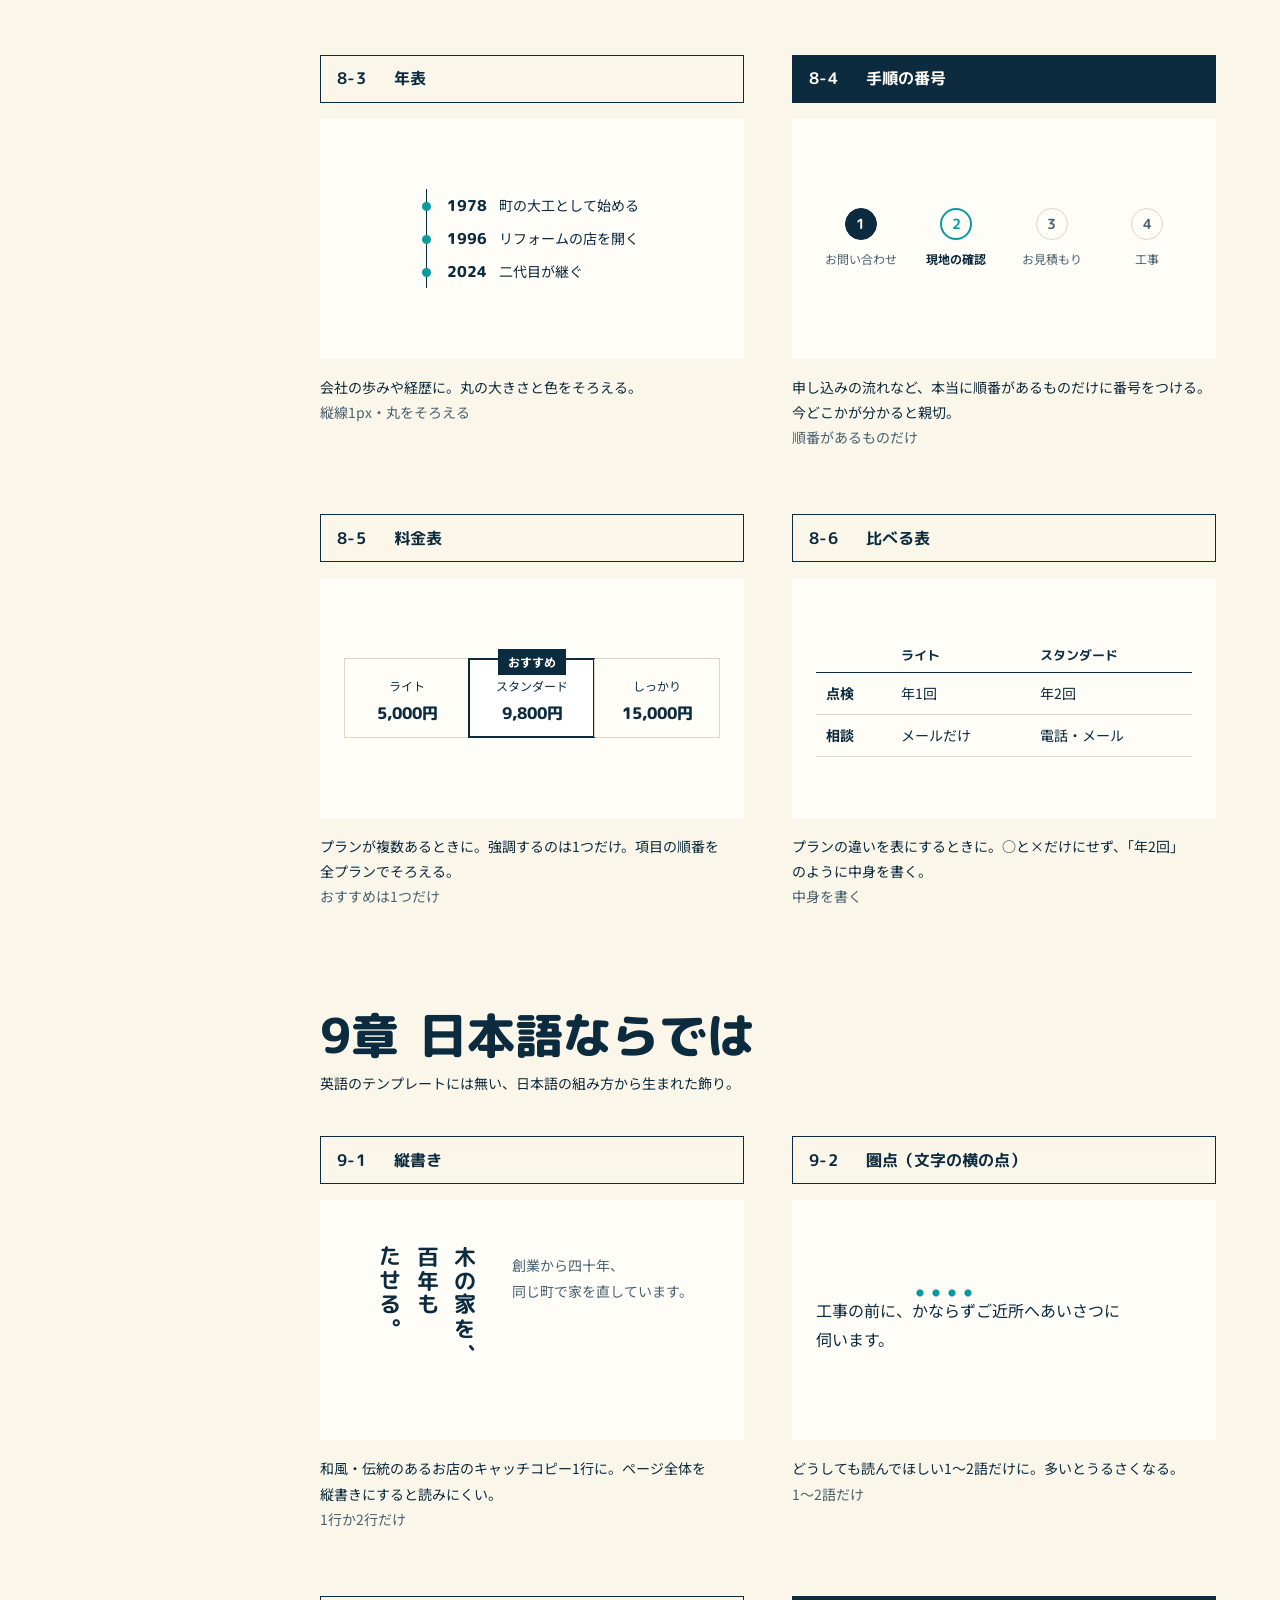
<file: homepage-pro-package/ashirai.html>
<!DOCTYPE html>
<html lang="ja">
<head>
<meta charset="UTF-8">
<meta name="viewport" content="width=device-width, initial-scale=1.0">
<title>あしらい図鑑｜番号で指定できる飾り</title>
<link href="https://fonts.googleapis.com/css2?family=M+PLUS+Rounded+1c:wght@700;800&family=Noto+Sans+JP:wght@400;700&display=swap" rel="stylesheet">
<style>
  :root{--bg:#FAF6EA;--panel:#FFFDF8;--ink:#0D2B3E;--sub:#4A6270;--brand:#0A9BA0;--tint:#DDF0EE;--line:#DDD5C4;
        --round:"M PLUS Rounded 1c",sans-serif;--body:"Noto Sans JP",sans-serif;--ease:cubic-bezier(0.22,1,0.36,1);
        --n1:#F6F1E6;--n2:#E9E2D3;--n3:#CFC8B8;--n4:#8E877B;--r:16px}
  *{margin:0;padding:0;box-sizing:border-box}
  body{font-family:var(--body);color:var(--ink);background:var(--bg);font-size:14px;line-height:1.8;line-break:strict}
  p,.demo h4{text-wrap:pretty;word-break:auto-phrase}
  .ph{background-color:#E3DBCB;background-position:center;background-size:cover;background-repeat:no-repeat}
  /* 表紙：文字だけ。題字と種類の数、下に細い線1本 */
  header.cover{max-width:1200px;margin:0 auto;padding:120px 24px 0}
  .cover-top{padding-bottom:40px;border-bottom:1px solid var(--ink)}
  .cover-top .kicker{color:var(--sub)}
  .cover-top h1{font:800 48px/1.2 var(--round);letter-spacing:.04em;margin-top:16px}
  .cover-top .count{font:700 16px/1.6 var(--round);margin-top:16px}
  /* 使い方 */
  .intro{max-width:1200px;margin:0 auto;padding:40px 24px 0}
  .intro p{max-width:44em}
  .intro p+p{margin-top:16px}
  .intro code{font:inherit}
  .legend{display:flex;flex-wrap:wrap;gap:16px 32px;margin-top:24px}
  .legend span{display:inline-flex;align-items:center;gap:10px}
  .legend i{display:inline-block;width:40px;height:20px;border:1px solid var(--ink)}
  .legend i.ok{background:var(--ink)}.legend i.ng{border-style:dashed}
  .spacer{height:160px}
  /* 本文：左に目次、右に見本 */
  .layout{max-width:1200px;margin:0 auto;padding:0 24px;display:grid;grid-template-columns:200px minmax(0,1fr);gap:56px;align-items:start}
  aside.side{position:sticky;top:32px;max-height:calc(100vh - 64px);overflow:auto}
  .side-h{font:700 16px/1 var(--round);padding-bottom:12px;border-bottom:1px solid var(--ink)}
  .side ol{list-style:none}
  .side a{display:flex;gap:12px;align-items:baseline;padding:8px 10px;border-bottom:1px solid var(--line);color:var(--ink);text-decoration:none}
  .side a b{font-family:var(--round);min-width:1.4em}
  .side a small{margin-left:auto;font-size:14px;color:var(--sub)}
  .side a:hover{color:var(--brand)}
  .side a.on{background:var(--ink);color:var(--panel)}.side a.on small{color:var(--n3)}
  .ctrl{margin-top:24px;display:flex;flex-direction:column;align-items:flex-start;gap:4px}
  .ctrl button{font:700 14px/1 var(--body);background:none;border:0;color:var(--ink);cursor:pointer;padding:12px 0;border-bottom:1px solid transparent}
  .ctrl button::before{content:"";display:inline-block;width:10px;height:10px;border:1px solid var(--ink);margin-right:10px;vertical-align:-1px}
  .ctrl button.act{color:var(--brand)}.ctrl button.act::before{background:var(--brand);border-color:var(--brand)}
  main{min-width:0;padding-bottom:40px}
  section.cat{padding-top:96px}
  section.cat:first-child{padding-top:0}
  section.cat h2{display:flex;align-items:baseline;gap:20px;font:800 48px/1.2 var(--round)}
  section.cat h2 .ch::after{content:"章"}
  section.cat .sub{margin-top:8px;color:var(--sub)}
  section.cat .lead{margin-top:8px;max-width:44em}
  .grid{display:grid;grid-template-columns:repeat(2,minmax(0,1fr));column-gap:48px;row-gap:64px;margin-top:40px}
  .item{min-width:0;display:flex;flex-direction:column}
  /* 署名：番号と名前を収めた細い枠の見出し */
  .item .head{display:flex;align-items:center;gap:12px;min-height:48px;padding:0 16px;border:1px solid var(--ink);font:700 16px/1.4 var(--round)}
  .item .no{font-feature-settings:"tnum";letter-spacing:.02em;min-width:2.4em}
  .item .nm{flex:1;min-width:0;word-break:auto-phrase;text-wrap:balance;padding:10px 0}
  .item .st{font:700 14px/1 var(--body);white-space:nowrap}
  .item .head button{font:700 14px/1 var(--body);background:none;border:0;border-bottom:1px solid currentColor;color:var(--brand);cursor:pointer;padding:0 0 2px;white-space:nowrap}
  .item .head button:hover{opacity:.7}
  .item.ok .head{background:var(--ink);color:var(--panel)}.item.ok .head button{color:var(--panel)}
  .item.warn .st{color:var(--sub)}
  .item.ng .head{border-style:dashed}.item.ng .no{color:var(--n4)}
  .item .demo{margin-top:16px;height:240px;display:flex;align-items:center;justify-content:center;padding:24px;background:var(--panel);overflow:hidden;position:relative}
  .item .demo.full{padding:0}
  .item.ng .demo{height:160px}
  .item .demo .hint{position:absolute;right:10px;bottom:8px;font-size:12px;color:var(--sub)}
  .item .use{margin-top:16px}
  .item.ng .use::before{content:"控える理由　";font-weight:700}
  .item .spec{color:var(--sub);font-feature-settings:"tnum"}
  footer.colophon{max-width:1200px;margin:120px auto 0;padding:24px 24px 120px;color:var(--sub)}
  footer.colophon div{border-top:1px solid var(--ink);padding-top:16px;max-width:44em}
  @media (max-width:1000px){.grid{grid-template-columns:minmax(0,1fr)}}
  @media (max-width:760px){
    header.cover{padding:64px 16px 0}.cover-top{padding-bottom:24px}.cover-top h1{font-size:32px}
    .intro{padding:32px 16px 0}.spacer{height:80px}
    .layout{grid-template-columns:minmax(0,1fr);gap:0;padding:0 16px}
    aside.side{position:static;max-height:none;margin-bottom:64px}
    .side ol{display:grid;grid-template-columns:repeat(2,minmax(0,1fr));column-gap:16px}.side a small{display:none}
    .ctrl{flex-direction:row;gap:24px}
    section.cat{padding-top:80px}
    section.cat h2{font-size:32px}
    .grid{margin-top:32px;row-gap:48px}
    .item .demo{padding:16px;height:180px}.item.ng .demo{height:150px}
  }

  .x1_1{width:100%}.x1_1 h4{font:700 20px/1.3 var(--round);display:inline-block;padding-bottom:6px;border-bottom:2px solid var(--ink)}.x1_1 p{font-size:14px;color:var(--sub);margin-top:14px}
  .x1_2{font:700 20px/1.3 var(--round);display:inline-block;padding-bottom:10px;background:linear-gradient(var(--ink),var(--ink)) left bottom/100% 3px no-repeat,linear-gradient(var(--ink),var(--ink)) left calc(100% - 6px)/100% 1px no-repeat}
  .x1_3{width:100%}.x1_3 h4{font:700 18px/1.3 var(--round);border-left:4px solid var(--brand);padding-left:12px;margin-bottom:8px}.x1_3 p{font-size:14px;color:var(--sub);padding-left:16px}
  .x1_4{font:700 18px/1.3 var(--round);padding:12px 24px;border-block:1px solid var(--ink)}
  .x1_5{font:700 18px/1.3 var(--round);padding:8px 20px;border:1px solid var(--ink)}
  .x1_6{font:700 18px/1.3 var(--round);padding:12px 20px;background:var(--tint);width:100%}
  .x1_7{font:700 16px/1.3 var(--round);color:var(--panel);background:var(--brand);padding:10px 36px;clip-path:polygon(0 0,100% 0,calc(100% - 14px) 50%,100% 100%,0 100%,14px 50%)}
  .x1_8{width:100%}.x1_8 span{display:inline-block;font:700 13px/1 var(--round);color:var(--panel);background:var(--ink);padding:9px 16px;border-radius:16px 16px 0 0}.x1_8 p{border:1px solid var(--ink);padding:14px 16px;font-size:14px;background:#fff}
  .x2_1,.x2_2,.x2_6{width:100%;font-size:14px}.x2_1 hr{border:0;border-top:1px solid var(--line);width:40%;margin:16px auto}.x2_1{text-align:center}
  .x2_2 hr{border:0;height:1px;margin:16px 0;background:repeating-linear-gradient(90deg,var(--sub) 0 4px,transparent 4px 10px)}.x2_2 p:first-child{font-weight:700}
  .x2_3{width:100%;align-self:flex-start}.x2_3 .a{background:var(--tint);padding:32px 24px 4px;font:700 16px/1.3 var(--round)}.x2_3 svg{display:block;width:100%;height:24px}.x2_3 .b{padding:16px 24px;font-size:14px}
  .x2_4{width:100%;align-self:flex-start}.x2_4 .a{background:var(--tint);padding:32px 24px 8px;font:700 16px/1.3 var(--round)}.x2_4 .zz{height:12px;background:linear-gradient(135deg,var(--tint) 50%,transparent 0) 0 0/16px 16px repeat-x,linear-gradient(225deg,var(--tint) 50%,transparent 0) 0 0/16px 16px repeat-x}.x2_4 .b{padding:12px 24px;font-size:14px}
  .x2_5{width:100%;height:100%;position:relative}.x2_5 .a{height:72%;background:var(--ink);color:var(--panel);padding:28px 24px;font:700 17px/1.5 var(--round);clip-path:polygon(0 0,100% 0,100% 78%,0 100%)}.x2_5 p{position:absolute;right:24px;bottom:20px;font-size:14px;font-weight:700;border-bottom:1px solid var(--ink)}
  .x2_6 hr{border:0;height:1px;margin:16px 0;background:linear-gradient(90deg,transparent,var(--ink),transparent)}.x2_6{text-align:center}.x2_6 p:first-child{font:700 16px/1.3 var(--round)}
  .x2_7{width:100%;font-size:14px}.x2_7 .gap{height:84px;display:flex;align-items:center;justify-content:center;font-size:12px;color:var(--sub);letter-spacing:.1em}
  .x3_1,.x3_2,.x3_3{font-size:16px;line-height:1.9}
  .x3_1 b{background:linear-gradient(transparent 55%,color-mix(in srgb,var(--brand) 30%,transparent) 55%)}
  .x3_2 b{text-decoration:underline wavy var(--brand);text-decoration-thickness:1.5px;text-underline-offset:6px}
  .x3_3 b{background:linear-gradient(90deg,var(--brand) 50%,var(--ink) 50%) left bottom/100% 3px no-repeat;padding-bottom:4px}
  .x3_4{font:700 19px/1.5 var(--round)}.x3_4 b{color:var(--brand)}
  .x3_5{font-size:15px}.x3_5 s{color:var(--sub)}.x3_5 b{font:800 22px/1 var(--round);color:var(--brand)}
  .x3_6{font-size:15px}.x3_6 span{display:inline-block;margin:0 4px;padding:2px 12px;border:1px solid var(--brand);color:var(--brand);border-radius:999px;font-size:14px;font-weight:700}
  .x3_7{display:flex;gap:40px;font:700 16px/1.7 var(--round)}.x3_7 small{display:block;font:400 11px/1.6 var(--body);color:var(--sub);margin-bottom:4px}.x3_7 div:first-child{text-align:left}.x3_7 .t{font-feature-settings:"tnum";text-align:right}
  .x4_1,.x4_2,.x4_3{font-size:14px;line-height:1.8;width:100%}.x4_1 span,.x4_2 span,.x4_3 span{display:block;margin-top:8px;font-size:12px;color:var(--sub)}
  .x4_1{position:relative;padding:20px 8px 0 48px}.x4_1::before{content:"\201C";position:absolute;left:0;top:-6px;font:400 88px/1 Georgia,serif;color:var(--line)}
  .x4_2{border-left:3px solid var(--line);padding-left:16px}
  .x4_3{background:var(--tint);padding:16px 20px}
  .x4_4{display:flex;gap:16px;align-items:flex-start;width:100%}.x4_4 i{flex:none;width:44px;height:44px;border-radius:50%;background:var(--tint);color:var(--brand);font:700 12px/44px var(--round);text-align:center;font-style:normal}.x4_4 p{position:relative;background:#fff;border:1px solid var(--line);padding:10px 14px;border-radius:16px;font-size:14px}.x4_4 p::before{content:"";position:absolute;left:-7px;top:16px;width:12px;height:12px;background:#fff;border-left:1px solid var(--line);border-bottom:1px solid var(--line);transform:rotate(45deg)}
  .x4_5{font:700 18px/1.6 var(--round)}.x4_5 b{color:var(--brand)}
  .x4_6{width:100%;font-size:14px}.x4_6>div{display:flex;gap:12px;align-items:center;margin-top:16px}.x4_6 i{width:44px;height:44px;border-radius:50%;background:var(--tint);color:var(--brand);font:700 16px/44px var(--round);text-align:center;font-style:normal}.x4_6 span{font-size:12px;color:var(--sub);line-height:1.5}.x4_6 b{display:block;color:var(--ink);font-size:14px}
  .x5_1{width:100%}.x5_1 span{display:inline-block;background:var(--brand);color:var(--panel);font:700 12px/1 var(--round);padding:6px 12px;border-radius:999px}.x5_1 h4{font:700 20px/1.4 var(--round);margin-top:10px}
  .x5_2,.x5_3{display:flex;flex-wrap:wrap;gap:8px;list-style:none}.x5_2 li{border:1px solid var(--line);color:var(--sub);font-size:14px;padding:4px 14px;border-radius:999px}
  .x5_3 li{background:var(--tint);color:#07767A;font-size:14px;font-weight:700;padding:5px 14px;border-radius:999px}
  .x5_4{position:relative;width:220px;background:#fff;border:1px solid var(--line);overflow:hidden;padding:20px}.x5_4 i{position:absolute;top:14px;right:-36px;transform:rotate(45deg);background:var(--brand);color:var(--panel);font:700 12px/1 var(--round);font-style:normal;padding:6px 44px}.x5_4 b{display:block;font:700 16px/1.4 var(--round)}.x5_4 p{font-size:12px;color:var(--sub);margin-top:6px}
  .x5_5{position:relative;display:inline-block;background:var(--ink);color:var(--panel);font:800 20px/1 var(--round);padding:12px 22px 12px 36px;clip-path:polygon(18px 0,100% 0,100% 100%,18px 100%,0 50%)}.x5_5::before{content:"";position:absolute;left:14px;top:50%;width:7px;height:7px;margin-top:-3.5px;border-radius:50%;background:var(--panel)}
  .x5_6{position:relative;width:120px;height:120px}.x5_6 svg{width:100%;height:100%}.x5_6 circle{fill:none;stroke:var(--brand)}.x5_6 circle:first-child{stroke-width:2}.x5_6 span{position:absolute;inset:0;display:flex;align-items:center;justify-content:center;text-align:center;font:700 13px/1.4 var(--round);color:var(--brand)}
  .x5_7{list-style:none;font-size:14px;line-height:2.2}.x5_7 i{display:inline-block;width:9px;height:9px;border-radius:50%;background:var(--line);margin-right:10px}.x5_7 i.on{background:var(--brand)}
  .x6_1{width:66%;height:150px;border-radius:16px}
  .x6_2{display:flex;gap:12px}.x6_2 .ph{width:80px;height:80px;border-radius:50%}
  .x6_3,.x6_4{width:100%;height:100%}.x6_4{background-size:190%;background-position:42% 46%}
  .x6_5{width:100%;height:100%;position:relative;display:flex;align-items:flex-end}.x6_5::before{content:"";position:absolute;inset:0;background:linear-gradient(0deg,rgba(13,43,62,.72),rgba(13,43,62,0) 70%)}.x6_5 p{position:relative;color:#FFFDF8;font:700 20px/1.45 var(--round);padding:0 24px 20px}
  .x6_6{display:flex;gap:12px;width:100%}.x6_6 figure{flex:1;margin:0}.x6_6 .ph{height:124px}.x6_6 figcaption{font-size:12px;margin-top:6px;color:var(--sub)}
  .bgdemo{width:100%;height:100%;display:flex;align-items:center;justify-content:center;position:relative}.bgdemo p{font:700 18px/1.3 var(--round);background:var(--panel);padding:10px 20px}
  .x7_1{background:radial-gradient(color-mix(in srgb,var(--brand) 26%,transparent) 1.6px,transparent 1.8px) 0 0/16px 16px,var(--panel)}
  .x7_2{background:repeating-linear-gradient(135deg,color-mix(in srgb,var(--brand) 11%,transparent) 0 6px,transparent 6px 16px),var(--panel)}
  .x7_3{background:linear-gradient(color-mix(in srgb,var(--ink) 9%,transparent) 1px,transparent 1px) 0 0/20px 20px,linear-gradient(90deg,color-mix(in srgb,var(--ink) 9%,transparent) 1px,transparent 1px) 0 0/20px 20px,var(--panel)}
  .x7_4{background:linear-gradient(180deg,#FFFDF8,#EFE6D2)}.x7_4 p{background:none}
  .x7_5{background:url("data:image/svg+xml;utf8,%3Csvg%20xmlns%3D%27http%3A//www.w3.org/2000/svg%27%20width%3D%27180%27%20height%3D%27180%27%3E%3Cfilter%20id%3D%27n%27%3E%3CfeTurbulence%20type%3D%27fractalNoise%27%20baseFrequency%3D%27.85%27%20numOctaves%3D%272%27%20stitchTiles%3D%27stitch%27/%3E%3CfeColorMatrix%20values%3D%270%200%200%200%20.05%20%200%200%200%200%20.17%20%200%200%200%200%20.24%20%200%200%200%20.10%200%27/%3E%3C/filter%3E%3Crect%20width%3D%27100%25%27%20height%3D%27100%25%27%20filter%3D%27url%28%23n%29%27/%3E%3C/svg%3E"),#F3ECDD}.x7_5 p{background:none}
  .x7_6{width:100%;height:100%;display:flex;flex-direction:column}.x7_6 p{flex:1;display:flex;align-items:center;padding:0 24px;font:700 15px/1 var(--round)}.x7_6 p:nth-child(2){background:var(--tint)}
  .x7_7 p{background:none}.x7_7 i{position:absolute;right:24px;top:22px;width:28px;height:28px;border-radius:50%;border:1px solid var(--brand)}
  .x8_1 p{font:700 16px/1 var(--round)}.x8_1 b{font:800 60px/1 var(--round);letter-spacing:-.02em;margin-right:4px;font-feature-settings:"tnum"}.x8_1 small{display:block;margin-top:10px;font-size:12px;color:var(--sub)}
  .x8_2{display:flex;gap:40px;align-items:flex-end}.x8_2 small{display:block;font-size:12px;color:var(--sub);margin-bottom:6px}.x8_2 p{font:700 18px/1 var(--round)}.x8_2 .t b{font:800 40px/1 var(--round);margin-right:2px}.x8_2 .t i{font-style:normal;font-size:12px;color:var(--sub);margin-left:4px}
  .x8_3{list-style:none;border-left:1px solid var(--ink);padding-left:20px;font-size:14px;line-height:1.5}.x8_3 li{position:relative;padding:6px 0}.x8_3 li::before{content:"";position:absolute;left:-25px;top:13px;width:9px;height:9px;border-radius:50%;background:var(--brand)}.x8_3 b{font:800 15px/1 var(--round);margin-right:12px;font-feature-settings:"tnum"}
  .x8_4{list-style:none;display:flex;gap:6px;width:100%;font-size:12px}.x8_4 li{flex:1;text-align:center;color:var(--sub)}.x8_4 i{display:block;width:32px;height:32px;margin:0 auto 8px;border-radius:50%;border:1px solid var(--line);font:700 14px/30px var(--round);font-style:normal}.x8_4 .done i{background:var(--ink);border-color:var(--ink);color:var(--panel)}.x8_4 .now{color:var(--ink);font-weight:700}.x8_4 .now i{border:2px solid var(--brand);color:var(--brand);line-height:28px}
  .x8_5{display:flex;width:100%;border:1px solid var(--line)}.x8_5>div{flex:1;padding:16px 8px;text-align:center;font-size:12px;position:relative}.x8_5>div+div{border-left:1px solid var(--line)}.x8_5 b{display:block;font:800 16px/1 var(--round);margin-top:8px}.x8_5 .rec{outline:2px solid var(--ink);outline-offset:-1px;background:#fff}.x8_5 em{position:absolute;top:-10px;left:50%;transform:translateX(-50%);font-style:normal;font-size:12px;font-weight:700;background:var(--ink);color:var(--panel);padding:2px 10px;white-space:nowrap}
  .x8_6{border-collapse:collapse;font-size:14px;width:100%}.x8_6 th,.x8_6 td{border-bottom:1px solid var(--line);padding:8px 10px;text-align:left}.x8_6 tr:first-child th{font:700 13px/1.3 var(--round);border-bottom:1px solid var(--ink)}
  .x9_1{display:flex;gap:28px;align-items:flex-start}.x9_1 .v{writing-mode:vertical-rl;font:700 22px/1.7 var(--round);letter-spacing:.1em;height:150px}.x9_1 .h{font-size:14px;color:var(--sub);padding-top:8px}
  .x9_2{font-size:16px}.x9_2 em{font-style:normal;-webkit-text-emphasis:filled circle var(--brand);text-emphasis:filled circle var(--brand)}
  .x9_3{font-size:16px}.x9_3 b{color:var(--brand)}
  .x9_4,.x9_5{width:100%}.x9_4 small,.x9_5 small{display:block;font-size:12px;color:var(--sub)}.x9_4 p,.x9_5 p{font:700 19px/1.4 var(--round);margin-bottom:10px}.x9_4 .p{font-feature-settings:"palt"}
  .x9_5 .n b{font:400 24px/1 Georgia,serif;letter-spacing:.02em}
  .x9_6{font-size:16px;line-height:2.2}.x9_6 rt{font-size:10px;color:var(--sub)}
  .x9_7{border-collapse:collapse;font-size:14px;width:100%}.x9_7 th,.x9_7 td{border-bottom:1px solid var(--line);padding:6px 0;text-align:left}.x9_7 th{font-weight:400;color:var(--sub);padding-right:12px;white-space:nowrap;font-size:12px}
  .x10_1{width:100%;height:100%;background:#0E0B1F;position:relative;overflow:hidden;display:flex;align-items:center;justify-content:center}.x10_1 i{position:absolute;width:180px;height:180px;border-radius:50%;filter:blur(40px);opacity:.85}.x10_1 i:first-child{background:#7C3AED;left:10%;top:-20%}.x10_1 i:nth-child(2){background:#2563EB;right:8%;bottom:-30%}.x10_1 p{position:relative;color:#fff;font:800 24px/1 var(--round);letter-spacing:.05em}
  .x10_2{width:100%;height:100%;display:flex;align-items:center;justify-content:center;background:linear-gradient(135deg,#F0ABFC,#818CF8 55%,#38BDF8)}.x10_2 div{background:rgba(255,255,255,.2);backdrop-filter:blur(10px);-webkit-backdrop-filter:blur(10px);border:1px solid rgba(255,255,255,.5);border-radius:20px;padding:18px 26px;color:#fff;box-shadow:0 8px 32px rgba(31,38,135,.25)}.x10_2 b{font:800 17px/1.3 var(--round)}.x10_2 p{font-size:12px;margin-top:4px}
  .x10_3{list-style:none;font-size:15px;line-height:2.1;font-weight:700}
  .x10_4{text-align:center}.x10_4 small{display:block;font:700 11px/1 Arial,sans-serif;letter-spacing:.3em;color:var(--brand);margin-bottom:10px}.x10_4 h4{font:700 20px/1.3 var(--round)}
  .x10_5{list-style:none;display:flex;gap:16px}.x10_5 li{font-size:14px;font-weight:700;text-align:center}.x10_5 b{display:block;font:800 30px/1 Arial,sans-serif;color:color-mix(in srgb,var(--brand) 45%,transparent);margin-bottom:6px}
  .x10_6{font:700 20px/1.3 var(--round);display:flex;align-items:center;gap:14px}.x10_6::before{content:"";width:32px;height:2px;background:var(--brand)}
  .x10_7{width:100%;font-size:12px}.x10_7 p{display:flex;align-items:center;gap:10px;margin-bottom:10px}.x10_7 span{width:32px}.x10_7 i{display:block;height:14px;background:var(--brand)}.x10_7 small{font-size:10.5px;color:var(--sub)}
  .x10_8{list-style:none;display:flex;gap:10px}.x10_8 li{width:84px;padding:16px 8px;background:#fff;border-radius:14px;box-shadow:0 6px 18px rgba(0,0,0,.12);text-align:center;font-size:14px;font-weight:700}.x10_8 i{display:block;width:30px;height:30px;margin:0 auto 8px;border-radius:50%;background:linear-gradient(135deg,#60A5FA,#A78BFA)}
  .x10_9{width:100%;height:100%;display:flex;align-items:center;justify-content:center;background:#F5F3FF}.x10_9 button{font:700 15px/1 var(--round);color:#fff;border:0;border-radius:999px;padding:16px 28px;background:linear-gradient(90deg,#8B5CF6,#3B82F6);box-shadow:0 8px 20px rgba(99,102,241,.4)}
  .x10_10{width:100%;height:100%;list-style:none;display:flex;align-items:center;justify-content:center;gap:24px;background:#F8FAFF}.x10_10 li{text-align:center;font-size:14px;font-weight:700;position:relative}.x10_10 i{display:block;width:60px;height:60px;margin:0 auto 8px;border-radius:18px;background:radial-gradient(circle at 30% 25%,#fff 0 8%,transparent 30%),linear-gradient(145deg,#C084FC,#6366F1);box-shadow:inset -6px -8px 14px rgba(0,0,0,.18),0 10px 18px rgba(99,102,241,.35)}.x10_10 li::after{content:"✦";position:absolute;top:-8px;right:-10px;color:#FBBF24;font-size:14px}

  .item .no{min-width:2.8em}

.ph-cafe{background-image:url([data-uri])}
.ph-dish{background-image:url([data-uri])}
.ph-flowers{background-image:url([data-uri])}
.ph-room_after{background-image:url([data-uri])}
.ph-room_before{background-image:url([data-uri])}
.ph-tools{background-image:url([data-uri])}
</style>
</head>
<body>
<!-- ここから：表紙 -->
<header class="cover">
  <div class="cover-top"><p class="kicker">ホームページをプロ級にするスキル　付録</p><h1>あしらい図鑑</h1><p class="count">71種。番号で選んで「3-1と6-5で」とAIに伝える</p></div>
</header>
<!-- ここから：使い方 -->
<div class="intro">
<p>あしらいは、見出し・区切り・写真・数字などにつける、ちょっとした飾りのこと。見本は、サイトの一部を小さく切り取ったもの。気に入ったものは「3-1と6-5で」のように、番号でAIに伝える。</p>
<p><b>このスキルのあしらいのルール</b>：1つのサイトで使うあしらいは、多くても5〜6種類にしぼる。色は差し色1色まで。足すより削る方が、プロの仕上がりに近づく。見本の中の名前・数字・お客様の声は、すべて見本用。</p>
<p class="legend"><span><i class="ok"></i>紺の枠＝既定。迷ったらこれ</span><span><i></i>「注意」＝使い方しだいで安っぽくなる</span><span><i class="ng"></i>点線の枠＝控える。原則使わない</span></p>
</div>
<div class="spacer"></div>
<div class="layout">
<!-- ここから：目次 -->
<aside class="side"><p class="side-h">目次</p><ol>
<li><a href="#c1"><b>1</b><span>見出し</span><small>8種</small></a></li>
<li><a href="#c2"><b>2</b><span>区切り</span><small>7種</small></a></li>
<li><a href="#c3"><b>3</b><span>言葉を目立たせる</span><small>7種</small></a></li>
<li><a href="#c4"><b>4</b><span>引用・吹き出し</span><small>6種</small></a></li>
<li><a href="#c5"><b>5</b><span>札・ラベル</span><small>7種</small></a></li>
<li><a href="#c6"><b>6</b><span>写真</span><small>6種</small></a></li>
<li><a href="#c7"><b>7</b><span>背景</span><small>7種</small></a></li>
<li><a href="#c8"><b>8</b><span>数字</span><small>6種</small></a></li>
<li><a href="#c9"><b>9</b><span>日本語ならでは</span><small>7種</small></a></li>
<li><a href="#c10"><b>10</b><span>控える</span><small>10種</small></a></li>
</ol></aside>
<main>
<!-- ここから：1 見出し・タイトル -->
<section class="cat" id="c1"><h2><span class="ch">1</span><span>見出し・タイトル</span></h2><p class="lead">見出しに目を止めてもらうための飾り。どのサイトにも必ず出てくる。</p><div class="grid">
<div class="item ok"><div class="head"><span class="no">1-1</span><span class="nm">下線の見出し</span></div><div class="demo "><div class="x1_1"><h4>施工の流れ</h4><p>お問い合わせから工事の完了まで、4つの段階で進めます。</p></div></div><p class="use">どんなサイトにも合う。線の長さを文字の幅に合わせると、きちんとして見える。</p><p class="spec">線2〜3px・1色・文字の幅まで</p></div>
<div class="item "><div class="head"><span class="no">1-2</span><span class="nm">二重の下線の見出し</span></div><div class="demo "><h4 class="x1_2">事務所のご案内</h4></div><p class="use">士業や老舗など、かっちり見せたいサイトに。2本の太さを変えるのがコツ。</p><p class="spec">1px＋3px・間は3px・1色</p></div>
<div class="item warn"><div class="head"><span class="no">1-3</span><span class="nm">左に縦線の見出し</span><span class="st">注意</span></div><div class="demo "><div class="x1_3"><h4>よくあるご相談</h4><p>雨もりは、まず場所を突き止めます。</p></div></div><p class="use">記事の小見出しに。色の太い縦線はAIが作ったサイトによく出るので、細く・1色で使う。</p><p class="spec">線3〜4px・高さは文字と同じ</p></div>
<div class="item "><div class="head"><span class="no">1-4</span><span class="nm">上下に線の見出し</span></div><div class="demo "><h4 class="x1_4">五十周年のごあいさつ</h4></div><p class="use">案内状のような、改まった内容に。上下の線の太さと余白をそろえる。</p><p class="spec">上下とも1px・余白8〜16px</p></div>
<div class="item "><div class="head"><span class="no">1-5</span><span class="nm">枠で囲む見出し</span></div><div class="demo "><h4 class="x1_5">スタンダードプラン</h4></div><p class="use">プラン名や注意書きに。枠と背景色の両方をつけると重くなるので、どちらか1つにする。</p><p class="spec">枠1px・角丸はサイト全体とそろえる</p></div>
<div class="item "><div class="head"><span class="no">1-6</span><span class="nm">背景色を敷く見出し</span></div><div class="demo "><h4 class="x1_6">外壁の塗り替え</h4></div><p class="use">章の頭やカテゴリ名に。濃い色を敷くと文字が読みにくくなるので、薄い1色にする。</p><p class="spec">ブランド色を薄くした1色</p></div>
<div class="item warn"><div class="head"><span class="no">1-7</span><span class="nm">旗の形の見出し</span><span class="st">注意</span></div><div class="demo "><h4 class="x1_7">秋の住まい点検</h4></div><p class="use">キャンペーン名などに1ページ1か所だけ。何か所も使うと、とたんに安っぽくなる。</p><p class="spec">1ページ1か所・差し色1色</p></div>
<div class="item "><div class="head"><span class="no">1-8</span><span class="nm">タブの形の見出し</span></div><div class="demo "><div class="x1_8"><span>よくある質問</span><p>見積もりは無料ですか？</p></div></div><p class="use">Q&Aや、種類ごとに分かれた内容に。タブと本体の色をそろえる。</p><p class="spec">角丸は上の2つの角だけ</p></div>
</div></section>
<!-- ここから：2 区切り・仕切り -->
<section class="cat" id="c2"><h2><span class="ch">2</span><span>区切り・仕切り</span></h2><p class="lead">章と章の境目をつくる。いちばん強いのは、線を引かずに余白で分けるやり方。</p><div class="grid">
<div class="item ok"><div class="head"><span class="no">2-1</span><span class="nm">細い罫線</span></div><div class="demo "><div class="x2_1"><p>工事の前に、現地を一緒に見て回ります。</p><hr><p>お見積もりは、その場ではお出ししません。</p></div></div><p class="use">どんなサイトにも合う。本文より薄い色にすると、区切りだけが静かに伝わる。</p><p class="spec">線1px・本文より薄い色</p></div>
<div class="item "><div class="head"><span class="no">2-2</span><span class="nm">点線・破線</span></div><div class="demo "><div class="x2_2"><p>本日のおすすめ</p><hr><p>季節の焼き菓子を、毎週金曜に焼きます。</p></div></div><p class="use">飲食・雑貨・教室など、やわらかい業種に。点の間隔をそろえる。</p><p class="spec">線1px・1色・間隔を均等に</p></div>
<div class="item "><div class="head"><span class="no">2-3</span><span class="nm">波線の区切り</span></div><div class="demo full"><div class="x2_3"><div class="a">本日のおすすめ</div><svg viewBox="0 0 400 24" preserveAspectRatio="none" aria-hidden="true"><path style="fill:var(--tint)" d="M0,0 V10 Q50,24 100,10 T200,10 T300,10 T400,10 V0 Z"/></svg><div class="b">季節の焼き菓子を、毎週金曜に焼きます。</div></div></div><p class="use">カフェ・美容・子ども向けなど、やわらかく見せたいサイトに。波は低く、1段だけ。</p><p class="spec">波の高さ20〜40px・1色</p></div>
<div class="item warn"><div class="head"><span class="no">2-4</span><span class="nm">ギザギザの区切り</span><span class="st">注意</span></div><div class="demo full"><div class="x2_4"><div class="a">夏のイベント</div><div class="zz"></div><div class="b">8月の毎週土曜、工作教室を開きます。</div></div></div><p class="use">元気に見せたいサイトに。山を小さく浅くしないと、急に安っぽくなる。</p><p class="spec">山の高さ8〜16px・本文と同じ系統の色</p></div>
<div class="item "><div class="head"><span class="no">2-5</span><span class="nm">斜めに切る区切り</span></div><div class="demo full"><div class="x2_5"><div class="a">家族が増えても、<br>住み続けられる家を。</div><p>施工事例を見る</p></div></div><p class="use">工務店やスポーツなど、力強く見せたいサイトに。全部の章に使うと単調になる。</p><p class="spec">傾き5〜10度・1ページ1〜2か所</p></div>
<div class="item "><div class="head"><span class="no">2-6</span><span class="nm">端が消えていく線</span></div><div class="demo "><div class="x2_6"><p>ごあいさつ</p><hr><p>この町で、三代続く菓子店です。</p></div></div><p class="use">上品に見せたいときの区切りに。同じ色の濃さだけを変え、別の色は混ぜない。</p><p class="spec">同じ色の濃淡だけ</p></div>
<div class="item ok"><div class="head"><span class="no">2-7</span><span class="nm">余白だけで区切る</span></div><div class="demo "><div class="x2_7"><p>……ここまでが「会社について」。</p><div class="gap">線も模様もない、余白だけの場所</div><p>ここから「施工事例」。</p></div></div><p class="use">線も模様も使わず、余白の量だけで分ける。1ページに1か所、余白だけの場所があると、プロの作りに見える。</p><p class="spec">上下120px以上・1ページに1か所</p></div>
</div></section>
<!-- ここから：3 言葉を目立たせる -->
<section class="cat" id="c3"><h2><span class="ch">3</span><span>言葉を目立たせる</span></h2><p class="lead">文章の中の、いちばん伝えたい言葉に目を止める。使う場所を絞るほど効く。</p><div class="grid">
<div class="item ok"><div class="head"><span class="no">3-1</span><span class="nm">蛍光ペンの帯</span></div><div class="demo "><p class="x3_1">工事中も、<b>いつも通り暮らせる</b>リフォームです。</p></div><p class="use">いちばん伝えたい一言に。あちこちに引くと、どれも目立たなくなる。</p><p class="spec">1ページ2〜3か所・1色・帯は文字の高さの半分</p></div>
<div class="item "><div class="head"><span class="no">3-2</span><span class="nm">波線の下線</span></div><div class="demo "><p class="x3_2">はじめての方にも、<b>やさしい料金表</b>を用意しています。</p></div><p class="use">親しみやすく見せたいサイトに。波が大きいと読みにくい。</p><p class="spec">線1〜2px・1色・波は小さく</p></div>
<div class="item warn"><div class="head"><span class="no">3-3</span><span class="nm">二色の下線</span><span class="st">注意</span></div><div class="demo "><p class="x3_3"><b>地元で、四十年</b>の工務店です。</p></div><p class="use">ブランドの色が2色ある会社だけ。関係のない2色を合わせると、とたんに安っぽくなる。</p><p class="spec">ブランドの2色だけ</p></div>
<div class="item ok"><div class="head"><span class="no">3-4</span><span class="nm">一部の言葉だけ色を変える</span></div><div class="demo "><h4 class="x3_4">屋根の修理は、<b>その日のうちに</b>見に行きます。</h4></div><p class="use">見出しの中の1〜2語だけ。色を変える言葉が多いと、何が言いたいのか分からなくなる。</p><p class="spec">1つの見出しに1〜2語・差し色1色</p></div>
<div class="item warn"><div class="head"><span class="no">3-5</span><span class="nm">打ち消し線</span><span class="st">注意</span></div><div class="demo "><p class="x3_5">点検の出張費　<s>3,300円</s>　<b>無料</b></p></div><p class="use">本当に値下げや変更があったときだけ使う。ありもしない「前の値段」を作ると、景品表示法に触れる。</p><p class="spec">事実があるときだけ</p></div>
<div class="item "><div class="head"><span class="no">3-6</span><span class="nm">言葉を小さく囲む</span></div><div class="demo "><p class="x3_6">はじめての方は<span>初回相談無料</span>です。</p></div><p class="use">短い言葉を目立たせたいときに。影をつけたり、枠と背景を両方こってりつけたりしない。</p><p class="spec">枠1px・1色</p></div>
<div class="item ok"><div class="head"><span class="no">3-7</span><span class="nm">数字の幅をそろえる</span></div><div class="demo "><div class="x3_7"><div><small>そろえない</small><p>1,280件</p><p>96件</p><p>11,904件</p></div><div class="t"><small>そろえる</small><p>1,280件</p><p>96件</p><p>11,904件</p></div></div></div><p class="use">料金や実績の数字に。数字の幅をそろえて右で合わせると、表がきちんと見える。</p><p class="spec">数字の幅をそろえる設定＋右寄せ</p></div>
</div></section>
<!-- ここから：4 引用・吹き出し -->
<section class="cat" id="c4"><h2><span class="ch">4</span><span>引用・吹き出し</span></h2><p class="lead">お客様の声や、代表の言葉を見せる。誰の言葉かが伝わることがいちばん大事。</p><div class="grid">
<div class="item "><div class="head"><span class="no">4-1</span><span class="nm">大きな引用符を薄く置く</span></div><div class="demo "><blockquote class="x4_1">説明がいつも図つきで、家族にもそのまま見せられました。<span>世田谷区・Kさま（見本）</span></blockquote></div><p class="use">お客様の声や代表のあいさつに。引用符は本文より薄い1色にする。</p><p class="spec">引用符は本文の3〜4倍・薄い1色</p></div>
<div class="item "><div class="head"><span class="no">4-2</span><span class="nm">左に線を引いた引用</span></div><div class="demo "><blockquote class="x4_2">現場で決めたことは、その日のうちに紙でお渡しします。<span>代表・山本（見本）</span></blockquote></div><p class="use">ブログや発言の引用に。線を太く・派手な色にすると、見出しと区別がつかなくなる。</p><p class="spec">線3〜4px・薄い色</p></div>
<div class="item ok"><div class="head"><span class="no">4-3</span><span class="nm">背景色で囲む引用</span></div><div class="demo "><blockquote class="x4_3">見積もりの内訳が一行ずつ書いてあって、安心して頼めました。<span>杉並区・Tさま（見本）</span></blockquote></div><p class="use">お客様の声やQ&Aの質問に。背景・枠・影を全部つけると足しすぎになる。背景色だけにする。</p><p class="spec">背景は薄い1色だけ</p></div>
<div class="item warn"><div class="head"><span class="no">4-4</span><span class="nm">会話の吹き出し</span><span class="st">注意</span></div><div class="demo "><div class="x4_4"><i>店長</i><p>ご予約の変更は、前日まで電話で受け付けています。</p></div></div><p class="use">Q&Aやスタッフの一言など、会話の場面だけに使う。説明を全部吹き出しにすると子どもっぽくなる。</p><p class="spec">会話の場面だけ・しっぽの向きをそろえる</p></div>
<div class="item "><div class="head"><span class="no">4-5</span><span class="nm">かぎかっこの引用</span></div><div class="demo "><p class="x4_5"><b>「</b>現場を見てから、見積もりを出します。<b>」</b></p></div><p class="use">日本語のサイトによく合う。かっこだけ別の書体にすると、ちぐはぐに見える。</p><p class="spec">書体は本文と同じ・かっこだけ色を変える</p></div>
<div class="item "><div class="head"><span class="no">4-6</span><span class="nm">話した人を添える</span></div><div class="demo "><div class="x4_6"><p>子どもが走り回っても、床の音が気にならなくなりました。</p><div><i>山</i><span><b>山本さま（見本）</b>練馬区・床の張り替え</span></div></div></div><p class="use">引用の下に、話した人の写真・名前・何を頼んだかを添える。本人の許可があるものだけ。AIで作った人の写真は使わない。</p><p class="spec">写真は丸く・大きさをそろえる</p></div>
</div></section>
<!-- ここから：5 札・ラベル -->
<section class="cat" id="c5"><h2><span class="ch">5</span><span>札・ラベル</span></h2><p class="lead">「受付中」「人気」のような、短い札。数を絞るほど効く。</p><div class="grid">
<div class="item "><div class="head"><span class="no">5-1</span><span class="nm">塗りの札</span></div><div class="demo "><div class="x5_1"><span>予約受付中</span><h4>秋の住まい点検</h4></div></div><p class="use">いちばん見てほしい1か所に。色の違う札をあちこちに貼ると、どれも目立たなくなる。</p><p class="spec">1ページ1〜2個・差し色1色</p></div>
<div class="item ok"><div class="head"><span class="no">5-2</span><span class="nm">線だけの札</span></div><div class="demo "><ul class="x5_2"><li>外壁</li><li>屋根</li><li>水まわり</li><li>内装</li><li>外構</li></ul></div><p class="use">カテゴリのように、数の多い札に。主張が弱いので、たくさん出しても邪魔にならない。</p><p class="spec">線1px・本文より薄い色</p></div>
<div class="item "><div class="head"><span class="no">5-3</span><span class="nm">淡い色の札</span></div><div class="demo "><ul class="x5_3"><li>初めての方</li><li>土日も相談できる</li><li>駐車場あり</li></ul></div><p class="use">一覧にたくさんの札を出すときに。札ごとに色を変えない。</p><p class="spec">同じ色の濃さ違いだけ</p></div>
<div class="item warn"><div class="head"><span class="no">5-4</span><span class="nm">角にかかるリボン</span><span class="st">注意</span></div><div class="demo "><div class="x5_4"><i>人気</i><b>まるごと点検</b><p>屋根・外壁・床下を1日で見ます。</p></div></div><p class="use">商品カードの「人気」「新作」に。1枚に1個まで。重ねると急に安っぽくなる。</p><p class="spec">1枚に1個・差し色1色</p></div>
<div class="item "><div class="head"><span class="no">5-5</span><span class="nm">値札の形</span></div><div class="demo "><p class="x5_5">9,800円</p></div><p class="use">値段の表示に。形と色はページ全体で1つにそろえる。</p><p class="spec">1色・形はページで1つ</p></div>
<div class="item warn"><div class="head"><span class="no">5-6</span><span class="nm">認定の印</span><span class="st">注意</span></div><div class="demo "><div class="x5_6"><svg viewBox="0 0 100 100" aria-hidden="true"><circle cx="50" cy="50" r="46"/><circle cx="50" cy="50" r="39"/></svg><span>県の認定<br>工事店</span></div></div><p class="use">本当にある受賞や認定だけに使い、根拠を1行添える。根拠のない「No.1」を作ると景品表示法に触れる。</p><p class="spec">事実があるときだけ・根拠を1行</p></div>
<div class="item "><div class="head"><span class="no">5-7</span><span class="nm">状態を示す小さな丸</span></div><div class="demo "><ul class="x5_7"><li><i class="on"></i>10月の予約　受付中</li><li><i></i>11月の予約　満席</li></ul></div><p class="use">「受付中」「満席」など、今の状態に。色の意味をサイト全体で決めておく。</p><p class="spec">色の意味をサイトで固定</p></div>
</div></section>
<!-- ここから：6 写真 -->
<section class="cat" id="c6"><h2><span class="ch">6</span><span>写真</span></h2><p class="lead">写真はサイトの見た目の9割を決める。次に効くのが、写真の切り方。</p><div class="grid">
<div class="item "><div class="head"><span class="no">6-1</span><span class="nm">角を丸く切る</span></div><div class="demo "><div class="ph ph-tools x6_1" role="img" aria-label="作業台の大工道具"></div></div><p class="use">やわらかく見せたいサイトに。写真ごとに丸みの大きさを変えない。</p><p class="spec">丸みはサイト全体で1つ（0か16px）</p></div>
<div class="item "><div class="head"><span class="no">6-2</span><span class="nm">丸く切る</span></div><div class="demo "><div class="x6_2"><div class="ph ph-flowers" role="img" aria-label="窓辺の花"></div><div class="ph ph-dish" role="img" aria-label="和食の定食"></div><div class="ph ph-tools" role="img" aria-label="大工道具"></div></div></div><p class="use">顔写真やスタッフ紹介に。大きさと、顔の位置をそろえる。</p><p class="spec">大きさと位置をそろえる</p></div>
<div class="item ok"><div class="head"><span class="no">6-3</span><span class="nm">端まで広げる</span></div><div class="demo full"><div class="ph ph-cafe x6_3" role="img" aria-label="朝のカフェのカウンター"></div></div><p class="use">一番上や、雰囲気を伝えたい場所に。写真を全部枠の中に収めると、AIが作ったような見た目になる。</p><p class="spec">1ページ1〜2か所・写真の色味をそろえる</p></div>
<div class="item ok"><div class="head"><span class="no">6-4</span><span class="nm">大胆に寄って切る</span></div><div class="demo full"><div class="ph ph-dish x6_4" role="img" aria-label="和食の定食を寄りで切った写真"></div></div><p class="use">料理・商品・施工の写真に。皿の端をあえて切ると、写真が一気にプロっぽくなる。1枚ずつ「ここは寄りで」と決める。</p><p class="spec">1枚ずつ切り方を決める</p></div>
<div class="item ok"><div class="head"><span class="no">6-5</span><span class="nm">写真に文字を重ねる</span></div><div class="demo full"><div class="ph ph-cafe x6_5" role="img" aria-label="カフェの写真に文字を重ねた例"><p>朝7時から、<br>開いています。</p></div></div><p class="use">一番上の大きな写真に。写真の一番明るいところでも読めるように、薄い暗幕をかける。</p><p class="spec">暗幕は下から・文字は白</p></div>
<div class="item "><div class="head"><span class="no">6-6</span><span class="nm">施工前と施工後を並べる</span></div><div class="demo "><div class="x6_6"><figure><div class="ph ph-room_before" role="img" aria-label="施工前の部屋"></div><figcaption>施工前</figcaption></figure><figure><div class="ph ph-room_after" role="img" aria-label="施工後の部屋"></div><figcaption>施工後</figcaption></figure></div></div><p class="use">リフォーム・美容・清掃など、変化が売りの業種に。同じ角度・同じ明るさの2枚にする。加工で差を大きく見せない。動かすならアニメーション図鑑のI1。</p><p class="spec">同じ角度・同じ明るさ</p></div>
</div></section>
<!-- ここから：7 背景 -->
<section class="cat" id="c7"><h2><span class="ch">7</span><span>背景</span></h2><p class="lead">章の背景に敷く模様や色。本文より目立ったら失敗。</p><div class="grid">
<div class="item "><div class="head"><span class="no">7-1</span><span class="nm">水玉</span></div><div class="demo full"><div class="bgdemo x7_1"><p>季節の焼き菓子</p></div></div><p class="use">親しみやすく見せたい章の背景に。水玉が大きいと、本文の邪魔をする。</p><p class="spec">1色・薄く・小さく・間を広く</p></div>
<div class="item "><div class="head"><span class="no">7-2</span><span class="nm">しま模様</span></div><div class="demo full"><div class="bgdemo x7_2"><p>夏休みの工作教室</p></div></div><p class="use">爽やかに見せたい章の背景に。太いしまは、うるさく見える。</p><p class="spec">1〜2色・細く薄く</p></div>
<div class="item "><div class="head"><span class="no">7-3</span><span class="nm">方眼</span></div><div class="demo full"><div class="bgdemo x7_3"><p>設計のご相談</p></div></div><p class="use">設計・建築・技術系など、きちんと感を出したいサイトに。線は気配くらいに薄くする。</p><p class="spec">線1px・ごく薄く</p></div>
<div class="item ok"><div class="head"><span class="no">7-4</span><span class="nm">同じ色の濃淡</span></div><div class="demo full"><div class="bgdemo x7_4"><p>ごあいさつ</p></div></div><p class="use">上品に見せたい章の背景に。同じ色の明るさだけを変える。紫から青のように、色そのものは変えない。</p><p class="spec">同じ色で明るさだけ</p></div>
<div class="item warn"><div class="head"><span class="no">7-5</span><span class="nm">紙の質感</span><span class="st">注意</span></div><div class="demo full"><div class="bgdemo x7_5"><p>手仕事のうつわ</p></div></div><p class="use">和風・工芸・飲食など、素材感を出したいサイトに。薄く1か所だけ。文字が読めるか必ず確かめる。</p><p class="spec">ごく薄く・1か所</p></div>
<div class="item ok"><div class="head"><span class="no">7-6</span><span class="nm">章ごとに背景色を変える</span></div><div class="demo full"><div class="x7_6"><p>会社について</p><p>施工事例</p><p>料金</p></div></div><p class="use">縦に長いページのリズムづくりに。地の色と、ごく薄い1色の2色だけを交互に使う。</p><p class="spec">2色だけ・差は小さく</p></div>
<div class="item "><div class="head"><span class="no">7-7</span><span class="nm">図形を1〜2個だけ置く</span></div><div class="demo full"><div class="bgdemo x7_7"><p>お問い合わせ</p><i></i></div></div><p class="use">余白の多い場所の隅に、小さく単色で。大きなぼかした丸を何個も置くと、10-1になる。</p><p class="spec">小さく・隅に・1〜2個・単色</p></div>
</div></section>
<!-- ここから：8 数字の見せ方 -->
<section class="cat" id="c8"><h2><span class="ch">8</span><span>数字の見せ方</span></h2><p class="lead">実績や料金の数字。数字そのものを、加工せずに大きく見せる。</p><div class="grid">
<div class="item ok"><div class="head"><span class="no">8-1</span><span class="nm">数字を大きく置く</span></div><div class="demo "><div class="x8_1"><p><b>1,280</b>件</p><small>これまでの施工件数（2026年8月末・見本）</small></div></div><p class="use">実績の数字だけを大きく置く。何の数字か、いつの時点かを近くに1行で添える。</p><p class="spec">数字は大きく・根拠を1行</p></div>
<div class="item ok"><div class="head"><span class="no">8-2</span><span class="nm">単位を小さくする</span></div><div class="demo "><div class="x8_2"><div><small>そのまま</small><p>12,000円（税込）</p></div><div class="t"><small>単位を小さく</small><p><b>12,000</b>円<i>（税込）</i></p></div></div></div><p class="use">値段や件数に。数字だけを大きくして「円」「件」を小さくすると、数字がまっすぐ目に入る。</p><p class="spec">単位は数字の半分くらい</p></div>
<div class="item "><div class="head"><span class="no">8-3</span><span class="nm">年表</span></div><div class="demo "><ol class="x8_3"><li><b>1978</b>町の大工として始める</li><li><b>1996</b>リフォームの店を開く</li><li><b>2024</b>二代目が継ぐ</li></ol></div><p class="use">会社の歩みや経歴に。丸の大きさと色をそろえる。</p><p class="spec">縦線1px・丸をそろえる</p></div>
<div class="item ok"><div class="head"><span class="no">8-4</span><span class="nm">手順の番号</span></div><div class="demo "><ol class="x8_4"><li class="done"><i>1</i>お問い合わせ</li><li class="now"><i>2</i>現地の確認</li><li><i>3</i>お見積もり</li><li><i>4</i>工事</li></ol></div><p class="use">申し込みの流れなど、本当に順番があるものだけに番号をつける。今どこかが分かると親切。</p><p class="spec">順番があるものだけ</p></div>
<div class="item "><div class="head"><span class="no">8-5</span><span class="nm">料金表</span></div><div class="demo "><div class="x8_5"><div><p>ライト</p><b>5,000円</b></div><div class="rec"><em>おすすめ</em><p>スタンダード</p><b>9,800円</b></div><div><p>しっかり</p><b>15,000円</b></div></div></div><p class="use">プランが複数あるときに。強調するのは1つだけ。項目の順番を全プランでそろえる。</p><p class="spec">おすすめは1つだけ</p></div>
<div class="item "><div class="head"><span class="no">8-6</span><span class="nm">比べる表</span></div><div class="demo "><table class="x8_6"><tr><th></th><th>ライト</th><th>スタンダード</th></tr><tr><th>点検</th><td>年1回</td><td>年2回</td></tr><tr><th>相談</th><td>メールだけ</td><td>電話・メール</td></tr></table></div><p class="use">プランの違いを表にするときに。○と×だけにせず、「年2回」のように中身を書く。</p><p class="spec">中身を書く</p></div>
</div></section>
<!-- ここから：9 日本語ならでは -->
<section class="cat" id="c9"><h2><span class="ch">9</span><span>日本語ならでは</span></h2><p class="lead">英語のテンプレートには無い、日本語の組み方から生まれた飾り。</p><div class="grid">
<div class="item "><div class="head"><span class="no">9-1</span><span class="nm">縦書き</span></div><div class="demo "><div class="x9_1"><p class="v">木の家を、<br>百年もたせる。</p><p class="h">創業から四十年、<br>同じ町で家を直しています。</p></div></div><p class="use">和風・伝統のあるお店のキャッチコピー1行に。ページ全体を縦書きにすると読みにくい。</p><p class="spec">1行か2行だけ</p></div>
<div class="item "><div class="head"><span class="no">9-2</span><span class="nm">圏点（文字の横の点）</span></div><div class="demo "><p class="x9_2">工事の前に、<em>かならず</em>ご近所へあいさつに伺います。</p></div><p class="use">どうしても読んでほしい1〜2語だけに。多いとうるさくなる。</p><p class="spec">1〜2語だけ</p></div>
<div class="item warn"><div class="head"><span class="no">9-3</span><span class="nm">隅つき括弧の見出し</span><span class="st">注意</span></div><div class="demo "><p class="x9_3"><b>【お知らせ】</b>年末年始の休業日について</p></div><p class="use">お知らせや注意書きの見出しに。本文の強調にまで使うと、目がチカチカする。</p><p class="spec">見出しの頭だけ</p></div>
<div class="item ok"><div class="head"><span class="no">9-4</span><span class="nm">句読点の空きを詰める</span></div><div class="demo "><div class="x9_4"><small>そのまま</small><p>「かんたん見積もり」、はじめました。</p><small>詰めた</small><p class="p">「かんたん見積もり」、はじめました。</p></div></div><p class="use">見出しだけ、句読点やかっこの前後の空きを詰める。本文に使うと息苦しくなる。</p><p class="spec">見出しだけ</p></div>
<div class="item "><div class="head"><span class="no">9-5</span><span class="nm">数字だけ別の書体</span></div><div class="demo "><div class="x9_5"><small>そのまま</small><p>創業 1978 年</p><small>数字だけ別の書体</small><p class="n">創業 <b>1978</b> 年</p></div></div><p class="use">見出しの年号や実績の数字に。数字だけ欧文の書体にすると、数字の形がきれいにそろう。</p><p class="spec">数字だけ・高さを本文と合わせる</p></div>
<div class="item "><div class="head"><span class="no">9-6</span><span class="nm">ふりがな</span></div><div class="demo "><p class="x9_6"><ruby>漆喰<rp>（</rp><rt>しっくい</rt><rp>）</rp></ruby>の壁と、<ruby>珪藻土<rp>（</rp><rt>けいそうど</rt><rp>）</rp></ruby>の壁の違い</p></div><p class="use">専門用語や読みにくい地名だけに。全部の漢字にふると、見た目がうるさい。</p><p class="spec">読みにくい言葉だけ</p></div>
<div class="item "><div class="head"><span class="no">9-7</span><span class="nm">かっこの使い分け</span></div><div class="demo "><table class="x9_7"><tr><th>会話</th><td>「また頼みます」と言われました。</td></tr><tr><th>作品の名前</th><td>『家の直し方』という本</td></tr><tr><th>お知らせの見出し</th><td>【お知らせ】休業日</td></tr></table></div><p class="use">会話は「」、本や作品の名前は『』、お知らせの見出しは【】。1つの文章の中で使い方を混ぜない。</p><p class="spec">用途ごとに固定</p></div>
</div></section>
<!-- ここから：10 控えるあしらい -->
<section class="cat" id="c10"><h2><span class="ch">10</span><span>控えるあしらい</span></h2><p class="lead">AIに任せると出てきやすく、どのサイトに貼っても同じに見える飾り。このスキルでは原則使わない。</p><div class="grid">
<div class="item ng"><div class="head"><span class="no">10-1</span><span class="nm">ぼかした丸いグラデーション</span><span class="st">控える</span></div><div class="demo full"><div class="x10_1"><i></i><i></i><p>未来を、つくる。</p></div></div><p class="use">AIがいちばんよく出す背景。どの業種に貼っても同じに見える。</p><p class="spec">代わりに：7-7（図形を1〜2個だけ）</p></div>
<div class="item ng"><div class="head"><span class="no">10-2</span><span class="nm">すりガラス風の半透明カード</span><span class="st">控える</span></div><div class="demo full"><div class="x10_2"><div><b>プレミアムプラン</b><p>すべての機能が使えます</p></div></div></div><p class="use">「今どき」の定番としてAIが選びやすい。お店や士業のサイトでは浮いて見える。</p><p class="spec">代わりに：1-5（枠で囲む）</p></div>
<div class="item ng"><div class="head"><span class="no">10-3</span><span class="nm">絵文字のアイコン</span><span class="st">控える</span></div><div class="demo "><ul class="x10_3"><li>🚀 スピード対応</li><li>💡 アイデア提案</li><li>✨ 高品質</li></ul></div><p class="use">手軽なので多用されやすい。どのサイトも同じ絵文字になり、プロが作った感じが消える。</p><p class="spec">代わりに：線の太さをそろえた図、または余白と見出しだけ</p></div>
<div class="item ng"><div class="head"><span class="no">10-4</span><span class="nm">英字の飾り見出し</span><span class="st">控える</span></div><div class="demo "><div class="x10_4"><small>SERVICES</small><h4>私たちのサービス</h4></div></div><p class="use">見出しの上に小さな英単語を置く飾り。読む人に何も伝えない。</p><p class="spec">代わりに：見出しを日本語だけで成り立たせる</p></div>
<div class="item ng"><div class="head"><span class="no">10-5</span><span class="nm">意味のない連番</span><span class="st">控える</span></div><div class="demo "><ul class="x10_5"><li><b>01</b>丁寧な対応</li><li><b>02</b>迅速な対応</li><li><b>03</b>安心の品質</li></ul></div><p class="use">順番のない項目に番号を振ると、整理されているように見せかけることになる。</p><p class="spec">代わりに：8-4（本当に順番があるものだけ）</p></div>
<div class="item ng"><div class="head"><span class="no">10-6</span><span class="nm">見出しの前の短い横線</span><span class="st">控える</span></div><div class="demo "><h4 class="x10_6">私たちについて</h4></div><p class="use">AIっぽい飾りの定番。置くだけで、どこかで見た見出しになる。</p><p class="spec">代わりに：文字の太さ・色・余白で区切る</p></div>
<div class="item ng"><div class="head"><span class="no">10-7</span><span class="nm">注釈がないと伝わらないグラフ</span><span class="st">控える</span></div><div class="demo "><div class="x10_7"><p><span>A社</span><i style="width:92%"></i></p><p><span>B社</span><i style="width:38%"></i></p><small>※バーの長さは100万人を最大としています</small></div></div><p class="use">注釈を書きたくなった時点で、見せ方を加工している。一番小さい数字が実際より少なく見える。</p><p class="spec">代わりに：8-1（数字そのものを大きく）</p></div>
<div class="item ng"><div class="head"><span class="no">10-8</span><span class="nm">同じ形のカードが3つ</span><span class="st">控える</span></div><div class="demo "><ul class="x10_8"><li><i></i>丁寧</li><li><i></i>迅速</li><li><i></i>安心</li></ul></div><p class="use">「強み3つ」の型をAIがいちばん多く覚えている。中身の違いが消えて、どのサイトも同じになる。</p><p class="spec">代わりに：1つだけ大きく・写真と文章を左右交互に・表にする</p></div>
<div class="item ng"><div class="head"><span class="no">10-9</span><span class="nm">紫から青へのグラデーション</span><span class="st">控える</span></div><div class="demo full"><div class="x10_9"><button type="button">今すぐ無料で相談する</button></div></div><p class="use">「AIが作ったデザイン」の代表として名前が挙がる配色。ブランドの色と関係なく貼られる。</p><p class="spec">代わりに：ブランドの色1色のベタ塗り</p></div>
<div class="item ng"><div class="head"><span class="no">10-10</span><span class="nm">キラキラした立体アイコン</span><span class="st">控える</span></div><div class="demo full"><ul class="x10_10"><li><i></i>自動化</li><li><i></i>分析</li><li><i></i>提案</li></ul></div><p class="use">写真が無いときの穴埋めに使われやすい。量産された感じが出て、どのお店か分からなくなる。</p><p class="spec">代わりに：本物の写真。無いうちは仮の枠にしておく</p></div>
</div></section>
</main>
</div>
<footer class="colophon"><div>あしらい図鑑　／　「ホームページをプロ級にするスキル」の付録<br>ブラウザで開くだけで使える。見本の写真はAIで作ったもの。見本の中の名前・数字・お客様の声は、実在しない見本用。</div></footer>

<script>
  // 目次：今いる章を紺で塗る
  (() => { const links = new Map([...document.querySelectorAll('.side a')].map(a => [a.getAttribute('href').slice(1), a]));
    const io = new IntersectionObserver(es => es.forEach(e => { if (e.isIntersecting) { links.forEach(a => a.classList.remove('on')); links.get(e.target.id)?.classList.add('on'); } }), { rootMargin: '-30% 0px -60% 0px' });
    document.querySelectorAll('section.cat').forEach(s => io.observe(s)); })();
</script>
</body>
</html>
</file>
<file: atlas.css>
:root{--ink:#173444;--muted:#657985;--a:#2c8790;--line:#d7e1e5}*{box-sizing:border-box}body{margin:0;color:var(--ink);background:white;font-family:"Hiragino Kaku Gothic ProN","Yu Gothic",sans-serif;font-size:14px}a{color:inherit;text-decoration:none}button,input,select{font:inherit}button{cursor:pointer}button:focus-visible,a:focus-visible,input:focus-visible{outline:2px solid var(--a);outline-offset:4px}.top{height:92px;padding:0 max(24px,calc((100vw - 1400px)/2));display:flex;align-items:center;justify-content:space-between;border-bottom:1px solid var(--line);gap:24px}.brand{font-size:17px;letter-spacing:.09em;font-weight:750}.brand span{display:block;font-size:10px;font-weight:400;letter-spacing:.08em;margin-top:7px}.top nav{display:flex;gap:28px;font-size:12px}.top nav b{font-size:10px;color:var(--a);font-weight:400;margin-left:6px}.shell{max-width:1400px;margin:auto;display:grid;grid-template-columns:230px minmax(0,1fr);gap:65px;padding:48px 24px}.sidebar{position:sticky;top:20px;align-self:start;max-height:calc(100vh - 40px);overflow:auto;padding-bottom:10px}.sidebar>p{font-size:11px;color:var(--muted);margin:0 0 14px}.sidebar nav a{display:grid;grid-template-columns:24px 1fr 30px;gap:8px;align-items:center;font-size:12px;border-top:1px solid var(--line);padding:13px 12px;line-height:1.5}.sidebar nav a.active{background:var(--ink);color:white}.sidebar nav small{font-size:10px;text-align:right;opacity:.65}.sidebar label{display:block;margin:18px 0 0;font-size:11px}.sidebar input{accent-color:var(--a);vertical-align:middle}.sidebar .hint{font-size:10px;line-height:1.9;margin-top:22px;color:var(--muted)}.book-switch{display:flex;gap:12px;margin-bottom:25px;font-size:12px}.book-switch a{border-bottom:1px solid var(--line);padding:0 0 8px}.book-switch .active{border-color:var(--ink);font-weight:bold}.eyebrow{font-size:10px;letter-spacing:.13em;color:var(--muted);margin:0 0 12px}h1{font-size:clamp(29px,3.3vw,47px);line-height:1.4;letter-spacing:.02em;margin:0 0 17px;font-weight:750}.intro{line-height:1.95;font-size:13px;color:var(--muted);max-width:700px;margin:0}.tools{display:flex;gap:16px;margin:28px 0 18px;align-items:center}.tools input{border:1px solid var(--line);border-radius:0;padding:12px;width:100%;min-width:0;font-size:12px}.tools label{font-size:11px;white-space:nowrap}.tools input[type=checkbox]{width:auto;accent-color:var(--a)}.result-count{font-size:10px;color:var(--muted);margin-bottom:28px}.specimens{display:grid;grid-template-columns:repeat(2,minmax(0,1fr));gap:48px 36px}.specimen{min-width:0}.specimen header{display:flex;gap:12px;align-items:center;border:1px solid #aebfc7;padding:12px 13px;min-height:53px}.specimen.caution header{border-style:dashed}.specimen header>span{font-size:11px;color:var(--muted);white-space:nowrap}.specimen h2{font-size:13px;line-height:1.6;font-weight:700;margin:0;flex:1;overflow-wrap:anywhere}.play{border:0;border-bottom:1px solid var(--a);color:var(--a);font-size:11px;background:none;padding:0;white-space:nowrap}.stage{margin:14px 0 0;border:0;width:100%;height:250px;display:block;background:#fff}.note{font-size:12px;line-height:1.9;color:#5d7480;margin:15px 0 10px}.tag{display:inline-block;font-size:10px;color:#896344;margin-bottom:8px}.actions{display:flex;gap:15px;align-items:center;justify-content:space-between}.details{background:none;border:0;padding:5px 0;color:var(--a);font-size:11px;text-decoration:underline;text-underline-offset:5px}.choose{background:white;border:1px solid var(--line);padding:6px 10px;color:var(--muted);font-size:10px}.choose[aria-pressed=true]{background:var(--ink);color:white;border-color:var(--ink)}.selection{margin-top:36px;padding:18px;border-top:1px solid var(--line);font-size:12px;line-height:1.9}.selection button{border:1px solid var(--line);background:white;padding:6px 10px;font-size:11px;margin:12px 10px 0 0}.selection-output{display:block;word-break:break-word;color:var(--a);margin-top:7px}footer{max-width:1400px;margin:50px auto 0;padding:30px 24px;border-top:1px solid var(--line);font-size:10px;color:var(--muted);display:flex;justify-content:space-between;gap:15px}dialog{border:1px solid var(--line);width:min(900px,94vw);max-height:90vh;padding:28px;color:var(--ink)}dialog::backdrop{background:#17344488}dialog h2{font-size:22px;padding-right:40px}dialog p{font-size:13px;line-height:1.9}dialog pre{background:#f3f6f5;white-space:pre-wrap;overflow-wrap:anywhere;padding:20px;font-size:11px;line-height:1.7;max-height:50vh;overflow:auto}.close{float:right;background:white;border:0;font-size:12px}.copy-actions{display:flex;gap:12px}.copy-actions button{background:var(--ink);color:white;border:0;padding:10px;font-size:12px}#toast{position:fixed;bottom:22px;left:50%;transform:translateX(-50%);background:var(--ink);color:white;padding:12px 25px;font-size:12px;z-index:10;display:none}.home{max-width:1200px;margin:auto;padding:68px 28px}.home h1{font-family:"Yu Mincho",serif;font-weight:500;font-size:clamp(30px,4vw,53px);line-height:1.7}.home-lead{font-size:14px;line-height:2.1;color:var(--muted);max-width:630px}.books{display:grid;grid-template-columns:1fr 1fr;gap:45px;margin:48px 0 65px}.book{border-top:2px solid var(--ink);padding-top:22px}.book h2{font-size:25px;margin:10px 0}.book .total{font:50px Georgia;color:var(--a);margin-right:10px}.book p{font-size:12px;line-height:1.9;color:var(--muted)}.book-head{display:flex;align-items:center;justify-content:space-between}.chapter-index{display:grid;grid-template-columns:1fr 1fr;gap:0 24px;margin-top:20px}.chapter-index a{display:flex;justify-content:space-between;gap:10px;border-bottom:1px solid var(--line);padding:11px 0;font-size:12px}.chapter-index small{color:var(--muted);font-size:10px;white-space:nowrap}.open-book{display:inline-block;margin-top:25px;font-size:12px;border-bottom:1px solid var(--ink);padding-bottom:5px}.mini-specimens{display:flex;align-items:center;justify-content:space-evenly;height:140px;background:#f6f8f7;margin-top:22px}.mini-specimens .rule{font:20px serif;border-block:1px solid #8ba4af;padding:12px}.mini-specimens .vertical{writing-mode:vertical-rl;font:19px/1.7 serif}.mini-specimens .bubble{background:white;border:1px solid #bacdce;padding:12px;font-size:11px}.mini-specimens .ring{width:70px;height:70px;border:5px solid #d6e4e4;border-top-color:var(--a);border-right-color:var(--a);border-bottom-color:var(--a);border-radius:50%;display:grid;place-items:center;font-size:13px}.mini-specimens .bars{display:flex;align-items:end;height:60px;gap:7px}.mini-specimens .bars i{width:14px;background:var(--a)}#more{border-top:1px solid var(--line);padding-top:30px}#more h2{font-size:20px}.more-grid{display:grid;grid-template-columns:repeat(5,1fr);gap:16px}.more-grid a{border:1px solid var(--line);padding:18px 12px;font-size:12px;line-height:1.9}.more-grid small{display:block;font-size:10px;color:var(--muted)}.notice{font-size:11px;line-height:1.9;color:var(--muted);margin-top:30px}@media(max-width:1000px){.shell{gap:30px;grid-template-columns:190px minmax(0,1fr)}.specimens{gap:35px 22px}.specimen header{gap:8px;padding:10px}.specimen h2{font-size:12px}.play{font-size:10px}.stage{height:235px}.top nav{gap:15px}}@media(max-width:730px){.top{height:auto;padding:22px 20px;align-items:flex-start;flex-direction:column;gap:20px}.top nav{font-size:11px;gap:20px}.shell{display:block;padding:25px 18px}.sidebar{position:static;max-height:none;padding:0;margin-bottom:32px}.sidebar nav{display:flex;flex-wrap:wrap;gap:5px}.sidebar nav a{display:flex;gap:7px;border:1px solid var(--line);padding:8px;font-size:10px}.sidebar nav small{font-size:9px}.sidebar .hint{display:none}.sidebar label{display:inline-block;margin:15px 15px 0 0}.book-switch{margin-bottom:18px}.specimens{grid-template-columns:1fr;gap:38px}.stage{height:265px}.tools{gap:10px}.tools label{font-size:10px}.books{grid-template-columns:1fr;gap:45px}.home{padding:40px 20px}.home h1{font-size:32px}.more-grid{grid-template-columns:1fr 1fr}.chapter-index{gap:0 20px}footer{display:block;line-height:2}footer span{display:block}.copy-actions{flex-wrap:wrap}}
</file>
<file: catalog.css>
/* Catalog furniture is deliberately separate from the specimens. */
:root{--ink:#173444;--line:#dce2e5;--teal:#267e83}body{background:#fff;color:var(--ink);font-family:"Hiragino Kaku Gothic ProN","Yu Gothic",sans-serif}body.catalog-page>header{display:none}.catalog-nav{position:fixed;left:max(24px,calc((100vw - 1440px)/2));top:42px;width:210px}.brand{display:block!important;border:0!important;padding:0!important;font-size:16px!important;letter-spacing:.09em;font-weight:700}.brand span{display:block;font-size:12px;letter-spacing:.04em;margin-top:10px;font-weight:400}.catalog-nav p{font-size:12px;margin:52px 0 12px;color:#6b7b84}.catalog-nav>a:not(.brand){display:flex;gap:20px;padding:15px 12px;border-top:1px solid var(--line);color:var(--ink);text-decoration:none;font-size:13px}.catalog-nav>a.selected{background:var(--ink);color:white}.catalog-nav>a span{font-variant-numeric:tabular-nums}.nav-note{font-size:11px;line-height:2;color:#7d8990;margin-top:30px}.catalog-page main{max-width:1100px;margin:0 max(28px,calc((100vw - 1440px)/2)) 0 max(280px,calc((100vw - 1440px)/2 + 270px));padding:58px 0 20px}.kicker{font-size:11px;letter-spacing:.08em;color:#76838b}h1{font-size:clamp(30px,3.4vw,48px);letter-spacing:.01em;margin:15px 0 22px;line-height:1.4}p.lead{font-size:14px;max-width:690px;line-height:2;color:#61727d}.controls{margin:32px 0 15px;gap:12px}input,select{border-radius:0!important;font-size:13px!important;padding:12px!important;border-color:var(--line)!important}.count{font-size:11px;margin:20px 0 34px;color:#73838c}.grid-list,#grid,#gallery{display:grid;grid-template-columns:repeat(2,minmax(0,1fr));gap:56px 38px}.card{border:0!important;border-radius:0!important;box-shadow:none!important;overflow:visible;background:white;display:flex;flex-direction:column;min-width:0;transform:none!important}.specimen-title{order:-1;display:flex;align-items:center;gap:14px;border:1px solid #aab7bf;padding:14px 15px;margin:0 0 18px;min-height:54px;font-size:14px;font-weight:700;line-height:1.6}.specimen-title span{font-size:11px;color:#6b7f8b;font-weight:400;white-space:nowrap}.meta{padding:20px 0 0!important}.meta>small,.meta>h2,.meta>h3{display:none}.meta p{font-size:12px!important;color:#627580;line-height:1.9}.meta button{background:transparent!important;border:0!important;border-bottom:1px solid #6d9a9c!important;border-radius:0!important;color:#236f75!important;font-size:12px!important;padding:4px 0!important;cursor:pointer}.card>.preview,.card>.art,.card>.hero{border-radius:0!important;height:275px;box-shadow:none}.card>.art{background:#fff;color:var(--ink);padding:32px}.art .sample small,.preview .tiny,.copy small,.preview .ey{display:none}.art .sample{font-family:"Yu Mincho",serif;font-size:22px}.card .sample{word-break:normal;overflow-wrap:normal}.scene .photo,.hero .visual{background:url('assets/forest.jpg') center/cover!important}.card .preview .sample b{font-size:clamp(19px,2vw,29px)}.panel{border-radius:0!important}.panel pre{border-radius:0!important}.panel .specimen-title{display:none}footer{font-size:10px;color:#82909a}.catalog-page footer{margin-left:260px;padding:70px 20px}.usage{display:block;margin-top:10px;font-size:12px;line-height:1.9;color:#657782}.usage b{color:#213f50}.card.is-caution .specimen-title{border-style:dashed}.status{margin-left:auto;font-size:10px!important;color:#8b6041!important}body>header{background:#fff;padding:26px 6%;border-color:var(--line)}body:not(.catalog-page) main{max-width:1160px;padding:65px 28px}body:not(.catalog-page) .eyebrow{display:none}body:not(.catalog-page) h1{font-size:46px;line-height:1.45}body:not(.catalog-page) .grid{grid-template-columns:repeat(2,1fr);gap:0 45px;margin-top:48px}body:not(.catalog-page) .card{border-top:1px solid var(--line)!important;padding:24px 0;display:grid;grid-template-columns:90px 1fr;gap:20px}body:not(.catalog-page) .art{height:100px;padding:0;background:#f4f6f6;color:var(--ink);font:400 35px Georgia;align-items:center}body:not(.catalog-page) .meta{padding:0!important}body:not(.catalog-page) .meta h2{display:block;font-size:18px}body:not(.catalog-page) .meta small{display:block;font-size:10px;color:#70808b}body:not(.catalog-page) .meta p{font-size:12px}@media(min-width:1700px){.catalog-page main{margin-right:auto;width:1100px}}@media(max-width:1000px){.catalog-nav{width:170px;left:20px}.catalog-page main{margin-left:225px;margin-right:24px}.grid-list,#grid,#gallery{gap:40px 22px}.specimen-title{font-size:12px;padding:10px;gap:9px}.card>.preview,.card>.hero,.card>.art{height:240px}}@media(max-width:720px){.catalog-nav{position:static;width:auto;margin:20px}.brand{margin-bottom:22px}.catalog-nav p,.nav-note{display:none}.catalog-nav>a:not(.brand){display:inline-flex;padding:10px;border:1px solid var(--line);margin:0 4px 6px 0;font-size:11px;gap:6px}.catalog-page main{margin:0;padding:20px}.grid-list,#grid,#gallery{grid-template-columns:1fr;gap:42px}.card>.preview,.card>.hero,.card>.art{height:280px}.catalog-page footer{margin:0}body:not(.catalog-page) h1{font-size:32px}body:not(.catalog-page) .grid{grid-template-columns:1fr}header span{display:none}}
</file>
